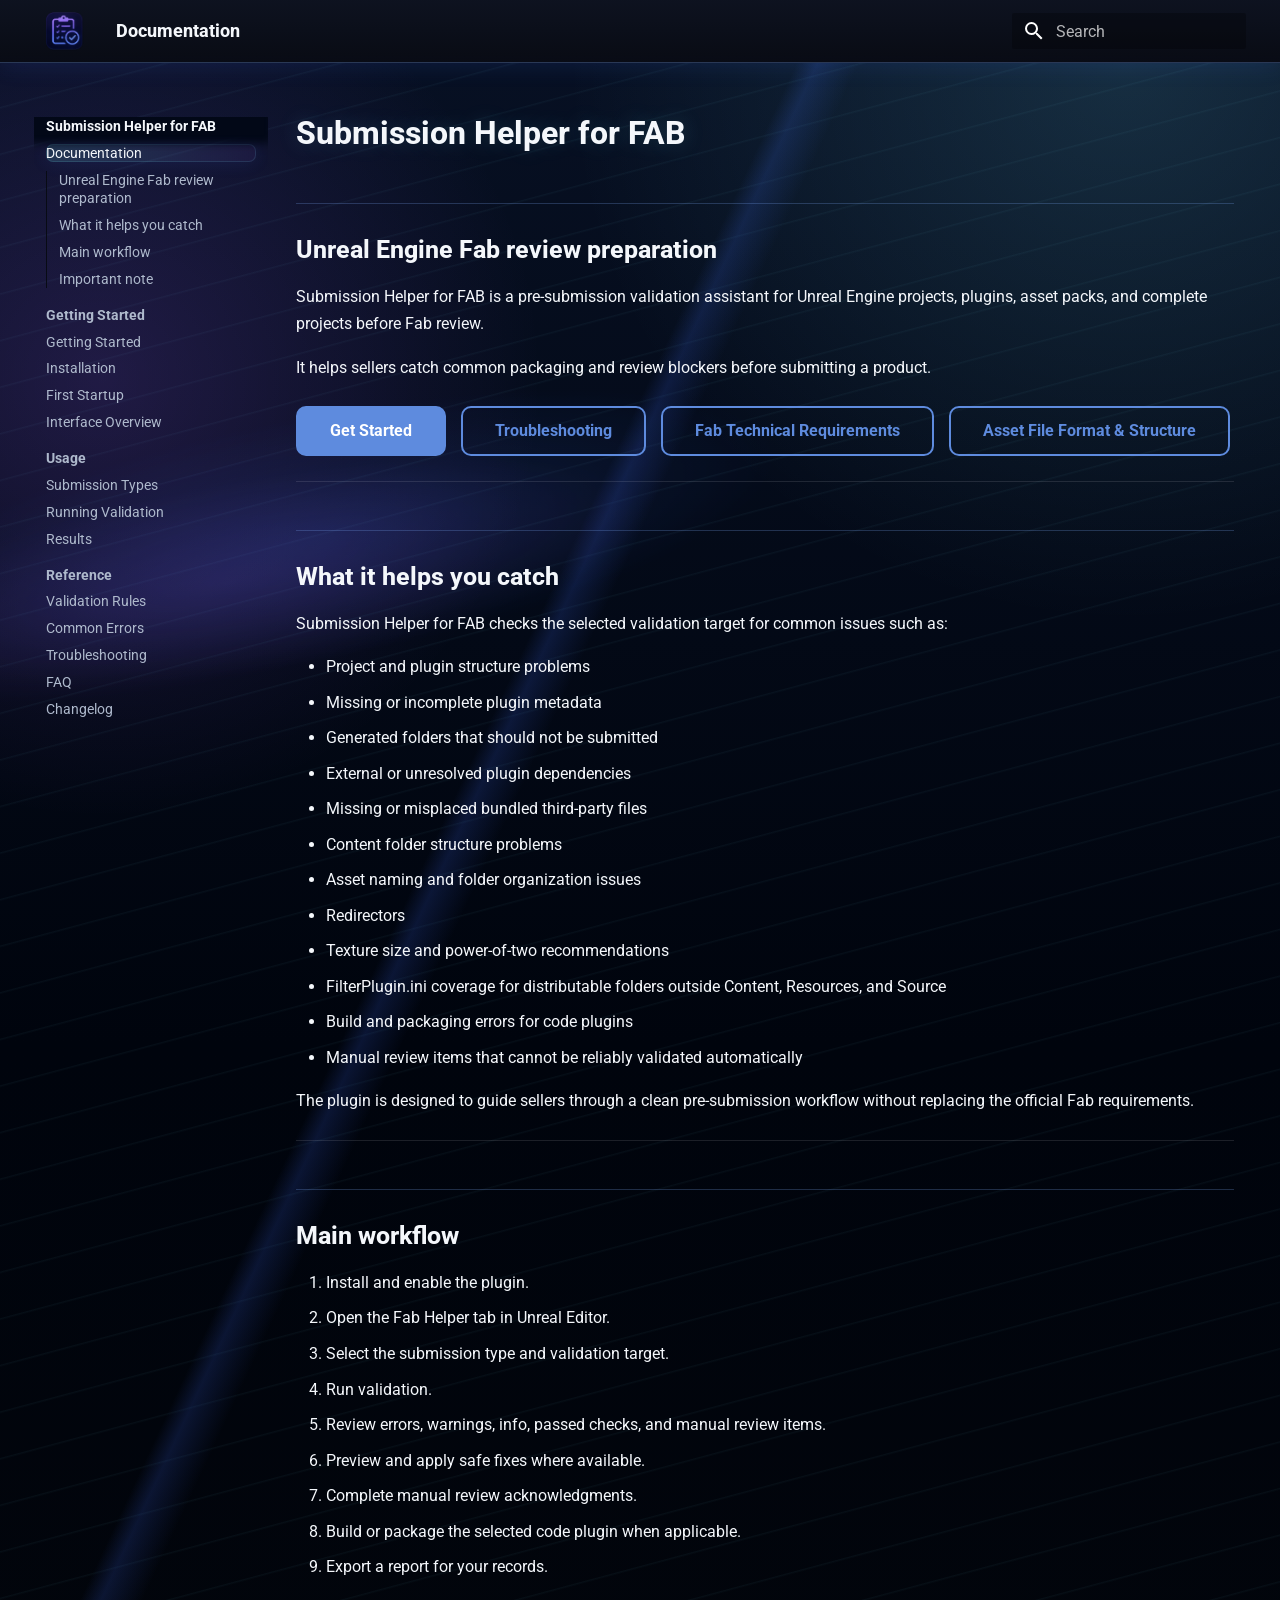
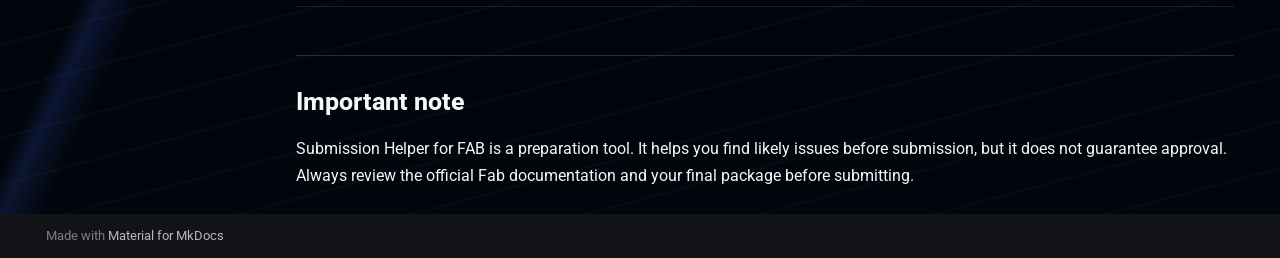
<file: site/index.html>
<!doctype html>
<html lang="en" class="no-js">
  <head>
    
      <meta charset="utf-8">
      <meta name="viewport" content="width=device-width,initial-scale=1">
      
        <meta name="description" content="Documentation for the Submission Helper for FAB Unreal Engine plugin.">
      
      
        <meta name="author" content="Dokazin">
      
      
        <link rel="canonical" href="https://dokazin.github.io/FabSubmissionHelperDoc/">
      
      
      
        <link rel="next" href="getting-started/">
      
      
        
      
      
      <link rel="icon" href="assets/images/Icon128.png">
      <meta name="generator" content="mkdocs-1.6.1, mkdocs-material-9.7.6">
    
    
      
        <title>Submission Helper for FAB</title>
      
    
    
      <link rel="stylesheet" href="assets/stylesheets/main.484c7ddc.min.css">
      
        
        <link rel="stylesheet" href="assets/stylesheets/palette.ab4e12ef.min.css">
      
      


    
    
      
    
    
      
        
        
        <link rel="preconnect" href="https://fonts.gstatic.com" crossorigin>
        <link rel="stylesheet" href="https://fonts.googleapis.com/css?family=Roboto:300,300i,400,400i,700,700i%7CRoboto+Mono:400,400i,700,700i&display=fallback">
        <style>:root{--md-text-font:"Roboto";--md-code-font:"Roboto Mono"}</style>
      
    
    
      <link rel="stylesheet" href="stylesheets/extra.css">
    
    <script>__md_scope=new URL(".",location),__md_hash=e=>[...e].reduce(((e,_)=>(e<<5)-e+_.charCodeAt(0)),0),__md_get=(e,_=localStorage,t=__md_scope)=>JSON.parse(_.getItem(t.pathname+"."+e)),__md_set=(e,_,t=localStorage,a=__md_scope)=>{try{t.setItem(a.pathname+"."+e,JSON.stringify(_))}catch(e){}}</script>
    
      

    
    
  </head>
  
  
    
    
    
    
    
    <body dir="ltr" data-md-color-scheme="slate" data-md-color-primary="black" data-md-color-accent="cyan">
  
    
    <input class="md-toggle" data-md-toggle="drawer" type="checkbox" id="__drawer" autocomplete="off">
    <input class="md-toggle" data-md-toggle="search" type="checkbox" id="__search" autocomplete="off">
    <label class="md-overlay" for="__drawer"></label>
    <div data-md-component="skip">
      
        
        <a href="#submission-helper-for-fab" class="md-skip">
          Skip to content
        </a>
      
    </div>
    <div data-md-component="announce">
      
    </div>
    
    
      

  

<header class="md-header md-header--shadow" data-md-component="header">
  <nav class="md-header__inner md-grid" aria-label="Header">
    <a href="." title="Submission Helper for FAB" class="md-header__button md-logo" aria-label="Submission Helper for FAB" data-md-component="logo">
      
  <img src="assets/images/Icon128.png" alt="logo">

    </a>
    <label class="md-header__button md-icon" for="__drawer">
      
      <svg xmlns="http://www.w3.org/2000/svg" viewBox="0 0 24 24"><path d="M3 6h18v2H3zm0 5h18v2H3zm0 5h18v2H3z"/></svg>
    </label>
    <div class="md-header__title" data-md-component="header-title">
      <div class="md-header__ellipsis">
        <div class="md-header__topic">
          <span class="md-ellipsis">
            Submission Helper for FAB
          </span>
        </div>
        <div class="md-header__topic" data-md-component="header-topic">
          <span class="md-ellipsis">
            
              Documentation
            
          </span>
        </div>
      </div>
    </div>
    
      
    
    
    
    
      
      
        <label class="md-header__button md-icon" for="__search">
          
          <svg xmlns="http://www.w3.org/2000/svg" viewBox="0 0 24 24"><path d="M9.5 3A6.5 6.5 0 0 1 16 9.5c0 1.61-.59 3.09-1.56 4.23l.27.27h.79l5 5-1.5 1.5-5-5v-.79l-.27-.27A6.52 6.52 0 0 1 9.5 16 6.5 6.5 0 0 1 3 9.5 6.5 6.5 0 0 1 9.5 3m0 2C7 5 5 7 5 9.5S7 14 9.5 14 14 12 14 9.5 12 5 9.5 5"/></svg>
        </label>
        <div class="md-search" data-md-component="search" role="dialog">
  <label class="md-search__overlay" for="__search"></label>
  <div class="md-search__inner" role="search">
    <form class="md-search__form" name="search">
      <input type="text" class="md-search__input" name="query" aria-label="Search" placeholder="Search" autocapitalize="off" autocorrect="off" autocomplete="off" spellcheck="false" data-md-component="search-query" required>
      <label class="md-search__icon md-icon" for="__search">
        
        <svg xmlns="http://www.w3.org/2000/svg" viewBox="0 0 24 24"><path d="M9.5 3A6.5 6.5 0 0 1 16 9.5c0 1.61-.59 3.09-1.56 4.23l.27.27h.79l5 5-1.5 1.5-5-5v-.79l-.27-.27A6.52 6.52 0 0 1 9.5 16 6.5 6.5 0 0 1 3 9.5 6.5 6.5 0 0 1 9.5 3m0 2C7 5 5 7 5 9.5S7 14 9.5 14 14 12 14 9.5 12 5 9.5 5"/></svg>
        
        <svg xmlns="http://www.w3.org/2000/svg" viewBox="0 0 24 24"><path d="M20 11v2H8l5.5 5.5-1.42 1.42L4.16 12l7.92-7.92L13.5 5.5 8 11z"/></svg>
      </label>
      <nav class="md-search__options" aria-label="Search">
        
          <a href="javascript:void(0)" class="md-search__icon md-icon" title="Share" aria-label="Share" data-clipboard data-clipboard-text="" data-md-component="search-share" tabindex="-1">
            
            <svg xmlns="http://www.w3.org/2000/svg" viewBox="0 0 24 24"><path d="M18 16.08c-.76 0-1.44.3-1.96.77L8.91 12.7c.05-.23.09-.46.09-.7s-.04-.47-.09-.7l7.05-4.11c.54.5 1.25.81 2.04.81a3 3 0 0 0 3-3 3 3 0 0 0-3-3 3 3 0 0 0-3 3c0 .24.04.47.09.7L8.04 9.81C7.5 9.31 6.79 9 6 9a3 3 0 0 0-3 3 3 3 0 0 0 3 3c.79 0 1.5-.31 2.04-.81l7.12 4.15c-.05.21-.08.43-.08.66 0 1.61 1.31 2.91 2.92 2.91s2.92-1.3 2.92-2.91A2.92 2.92 0 0 0 18 16.08"/></svg>
          </a>
        
        <button type="reset" class="md-search__icon md-icon" title="Clear" aria-label="Clear" tabindex="-1">
          
          <svg xmlns="http://www.w3.org/2000/svg" viewBox="0 0 24 24"><path d="M19 6.41 17.59 5 12 10.59 6.41 5 5 6.41 10.59 12 5 17.59 6.41 19 12 13.41 17.59 19 19 17.59 13.41 12z"/></svg>
        </button>
      </nav>
      
        <div class="md-search__suggest" data-md-component="search-suggest"></div>
      
    </form>
    <div class="md-search__output">
      <div class="md-search__scrollwrap" tabindex="0" data-md-scrollfix>
        <div class="md-search-result" data-md-component="search-result">
          <div class="md-search-result__meta">
            Initializing search
          </div>
          <ol class="md-search-result__list" role="presentation"></ol>
        </div>
      </div>
    </div>
  </div>
</div>
      
    
    
  </nav>
  
</header>
    
    <div class="md-container" data-md-component="container">
      
      
        
          
        
      
      <main class="md-main" data-md-component="main">
        <div class="md-main__inner md-grid">
          
            
              
              <div class="md-sidebar md-sidebar--primary" data-md-component="sidebar" data-md-type="navigation" >
                <div class="md-sidebar__scrollwrap">
                  <div class="md-sidebar__inner">
                    



  

<nav class="md-nav md-nav--primary md-nav--integrated" aria-label="Navigation" data-md-level="0">
  <label class="md-nav__title" for="__drawer">
    <a href="." title="Submission Helper for FAB" class="md-nav__button md-logo" aria-label="Submission Helper for FAB" data-md-component="logo">
      
  <img src="assets/images/Icon128.png" alt="logo">

    </a>
    Submission Helper for FAB
  </label>
  
  <ul class="md-nav__list" data-md-scrollfix>
    
      
      
  
  
    
  
  
  
    <li class="md-nav__item md-nav__item--active">
      
      <input class="md-nav__toggle md-toggle" type="checkbox" id="__toc">
      
      
        
      
      
        <label class="md-nav__link md-nav__link--active" for="__toc">
          
  
  
  <span class="md-ellipsis">
    
  
    Documentation
  

    
  </span>
  
  

          <span class="md-nav__icon md-icon"></span>
        </label>
      
      <a href="." class="md-nav__link md-nav__link--active">
        
  
  
  <span class="md-ellipsis">
    
  
    Documentation
  

    
  </span>
  
  

      </a>
      
        

  

<nav class="md-nav md-nav--secondary" aria-label="On this page">
  
  
  
    
  
  
    <label class="md-nav__title" for="__toc">
      <span class="md-nav__icon md-icon"></span>
      On this page
    </label>
    <ul class="md-nav__list" data-md-component="toc" data-md-scrollfix>
      
        <li class="md-nav__item">
  <a href="#unreal-engine-fab-review-preparation" class="md-nav__link">
    <span class="md-ellipsis">
      
        Unreal Engine Fab review preparation
      
    </span>
  </a>
  
</li>
      
        <li class="md-nav__item">
  <a href="#what-it-helps-you-catch" class="md-nav__link">
    <span class="md-ellipsis">
      
        What it helps you catch
      
    </span>
  </a>
  
</li>
      
        <li class="md-nav__item">
  <a href="#main-workflow" class="md-nav__link">
    <span class="md-ellipsis">
      
        Main workflow
      
    </span>
  </a>
  
</li>
      
        <li class="md-nav__item">
  <a href="#important-note" class="md-nav__link">
    <span class="md-ellipsis">
      
        Important note
      
    </span>
  </a>
  
</li>
      
    </ul>
  
</nav>
      
    </li>
  

    
      
      
  
  
  
  
    
    
    
    
      
        
        
      
    
    
    <li class="md-nav__item md-nav__item--section md-nav__item--nested">
      
        
        
          
        
        <input class="md-nav__toggle md-toggle md-toggle--indeterminate" type="checkbox" id="__nav_2" >
        
          
          <label class="md-nav__link" for="__nav_2" id="__nav_2_label" tabindex="">
            
  
  
  <span class="md-ellipsis">
    
  
    Getting Started
  

    
  </span>
  
  

            <span class="md-nav__icon md-icon"></span>
          </label>
        
        <nav class="md-nav" data-md-level="1" aria-labelledby="__nav_2_label" aria-expanded="false">
          <label class="md-nav__title" for="__nav_2">
            <span class="md-nav__icon md-icon"></span>
            
  
    Getting Started
  

          </label>
          <ul class="md-nav__list" data-md-scrollfix>
            
              
                
  
  
  
  
    <li class="md-nav__item">
      <a href="getting-started/" class="md-nav__link">
        
  
  
  <span class="md-ellipsis">
    
  
    Getting Started
  

    
  </span>
  
  

      </a>
    </li>
  

              
            
              
                
  
  
  
  
    <li class="md-nav__item">
      <a href="installation/" class="md-nav__link">
        
  
  
  <span class="md-ellipsis">
    
  
    Installation
  

    
  </span>
  
  

      </a>
    </li>
  

              
            
              
                
  
  
  
  
    <li class="md-nav__item">
      <a href="first-startup/" class="md-nav__link">
        
  
  
  <span class="md-ellipsis">
    
  
    First Startup
  

    
  </span>
  
  

      </a>
    </li>
  

              
            
              
                
  
  
  
  
    <li class="md-nav__item">
      <a href="interface-overview/" class="md-nav__link">
        
  
  
  <span class="md-ellipsis">
    
  
    Interface Overview
  

    
  </span>
  
  

      </a>
    </li>
  

              
            
          </ul>
        </nav>
      
    </li>
  

    
      
      
  
  
  
  
    
    
    
    
      
        
        
      
    
    
    <li class="md-nav__item md-nav__item--section md-nav__item--nested">
      
        
        
          
        
        <input class="md-nav__toggle md-toggle md-toggle--indeterminate" type="checkbox" id="__nav_3" >
        
          
          <label class="md-nav__link" for="__nav_3" id="__nav_3_label" tabindex="">
            
  
  
  <span class="md-ellipsis">
    
  
    Usage
  

    
  </span>
  
  

            <span class="md-nav__icon md-icon"></span>
          </label>
        
        <nav class="md-nav" data-md-level="1" aria-labelledby="__nav_3_label" aria-expanded="false">
          <label class="md-nav__title" for="__nav_3">
            <span class="md-nav__icon md-icon"></span>
            
  
    Usage
  

          </label>
          <ul class="md-nav__list" data-md-scrollfix>
            
              
                
  
  
  
  
    <li class="md-nav__item">
      <a href="submission-types/" class="md-nav__link">
        
  
  
  <span class="md-ellipsis">
    
  
    Submission Types
  

    
  </span>
  
  

      </a>
    </li>
  

              
            
              
                
  
  
  
  
    <li class="md-nav__item">
      <a href="running-validation/" class="md-nav__link">
        
  
  
  <span class="md-ellipsis">
    
  
    Running Validation
  

    
  </span>
  
  

      </a>
    </li>
  

              
            
              
                
  
  
  
  
    <li class="md-nav__item">
      <a href="results/" class="md-nav__link">
        
  
  
  <span class="md-ellipsis">
    
  
    Results
  

    
  </span>
  
  

      </a>
    </li>
  

              
            
          </ul>
        </nav>
      
    </li>
  

    
      
      
  
  
  
  
    
    
    
    
      
        
        
      
    
    
    <li class="md-nav__item md-nav__item--section md-nav__item--nested">
      
        
        
          
        
        <input class="md-nav__toggle md-toggle md-toggle--indeterminate" type="checkbox" id="__nav_4" >
        
          
          <label class="md-nav__link" for="__nav_4" id="__nav_4_label" tabindex="">
            
  
  
  <span class="md-ellipsis">
    
  
    Reference
  

    
  </span>
  
  

            <span class="md-nav__icon md-icon"></span>
          </label>
        
        <nav class="md-nav" data-md-level="1" aria-labelledby="__nav_4_label" aria-expanded="false">
          <label class="md-nav__title" for="__nav_4">
            <span class="md-nav__icon md-icon"></span>
            
  
    Reference
  

          </label>
          <ul class="md-nav__list" data-md-scrollfix>
            
              
                
  
  
  
  
    <li class="md-nav__item">
      <a href="validation-rules/" class="md-nav__link">
        
  
  
  <span class="md-ellipsis">
    
  
    Validation Rules
  

    
  </span>
  
  

      </a>
    </li>
  

              
            
              
                
  
  
  
  
    <li class="md-nav__item">
      <a href="common-errors/" class="md-nav__link">
        
  
  
  <span class="md-ellipsis">
    
  
    Common Errors
  

    
  </span>
  
  

      </a>
    </li>
  

              
            
              
                
  
  
  
  
    <li class="md-nav__item">
      <a href="troubleshooting/" class="md-nav__link">
        
  
  
  <span class="md-ellipsis">
    
  
    Troubleshooting
  

    
  </span>
  
  

      </a>
    </li>
  

              
            
              
                
  
  
  
  
    <li class="md-nav__item">
      <a href="faq/" class="md-nav__link">
        
  
  
  <span class="md-ellipsis">
    
  
    FAQ
  

    
  </span>
  
  

      </a>
    </li>
  

              
            
              
                
  
  
  
  
    <li class="md-nav__item">
      <a href="changelog/" class="md-nav__link">
        
  
  
  <span class="md-ellipsis">
    
  
    Changelog
  

    
  </span>
  
  

      </a>
    </li>
  

              
            
          </ul>
        </nav>
      
    </li>
  

    
  </ul>
</nav>
                  </div>
                </div>
              </div>
            
            
          
          
            <div class="md-content" data-md-component="content">
              
              <article class="md-content__inner md-typeset">
                
                  



<h1 id="submission-helper-for-fab">Submission Helper for FAB<a class="headerlink" href="#submission-helper-for-fab" title="Permanent link">&para;</a></h1>
<h2 id="unreal-engine-fab-review-preparation">Unreal Engine Fab review preparation<a class="headerlink" href="#unreal-engine-fab-review-preparation" title="Permanent link">&para;</a></h2>
<p>Submission Helper for FAB is a pre-submission validation assistant for Unreal Engine projects, plugins, asset packs, and complete projects before Fab review.</p>
<p>It helps sellers catch common packaging and review blockers before submitting a product.</p>
<div class="hero-actions">
<a href="getting-started/" class="md-button md-button--primary">Get Started</a>
<a href="troubleshooting/" class="md-button">Troubleshooting</a>
<a href="https://support.fab.com/s/article/FAB-TECHNICAL-REQUIREMENTS?language=en_US" class="md-button" target="_blank" rel="noopener">Fab Technical Requirements</a>
<a href="https://dev.epicgames.com/documentation/fab/asset-file-format-and-structure-requirements-in-fab" class="md-button" target="_blank" rel="noopener">Asset File Format & Structure</a>
</div>

<hr />
<h2 id="what-it-helps-you-catch">What it helps you catch<a class="headerlink" href="#what-it-helps-you-catch" title="Permanent link">&para;</a></h2>
<p>Submission Helper for FAB checks the selected validation target for common issues such as:</p>
<ul>
<li>Project and plugin structure problems</li>
<li>Missing or incomplete plugin metadata</li>
<li>Generated folders that should not be submitted</li>
<li>External or unresolved plugin dependencies</li>
<li>Missing or misplaced bundled third-party files</li>
<li>Content folder structure problems</li>
<li>Asset naming and folder organization issues</li>
<li>Redirectors</li>
<li>Texture size and power-of-two recommendations</li>
<li>FilterPlugin.ini coverage for distributable folders outside Content, Resources, and Source</li>
<li>Build and packaging errors for code plugins</li>
<li>Manual review items that cannot be reliably validated automatically</li>
</ul>
<p>The plugin is designed to guide sellers through a clean pre-submission workflow without replacing the official Fab requirements.</p>
<hr />
<h2 id="main-workflow">Main workflow<a class="headerlink" href="#main-workflow" title="Permanent link">&para;</a></h2>
<ol>
<li>Install and enable the plugin.</li>
<li>Open the Fab Helper tab in Unreal Editor.</li>
<li>Select the submission type and validation target.</li>
<li>Run validation.</li>
<li>Review errors, warnings, info, passed checks, and manual review items.</li>
<li>Preview and apply safe fixes where available.</li>
<li>Complete manual review acknowledgments.</li>
<li>Build or package the selected code plugin when applicable.</li>
<li>Export a report for your records.</li>
</ol>
<hr />
<h2 id="important-note">Important note<a class="headerlink" href="#important-note" title="Permanent link">&para;</a></h2>
<p>Submission Helper for FAB is a preparation tool. It helps you find likely issues before submission, but it does not guarantee approval. Always review the official Fab documentation and your final package before submitting.</p>












                
              </article>
            </div>
          
          
  <script>var tabs=__md_get("__tabs");if(Array.isArray(tabs))e:for(var set of document.querySelectorAll(".tabbed-set")){var labels=set.querySelector(".tabbed-labels");for(var tab of tabs)for(var label of labels.getElementsByTagName("label"))if(label.innerText.trim()===tab){var input=document.getElementById(label.htmlFor);input.checked=!0;continue e}}</script>

<script>var target=document.getElementById(location.hash.slice(1));target&&target.name&&(target.checked=target.name.startsWith("__tabbed_"))</script>
        </div>
        
          <button type="button" class="md-top md-icon" data-md-component="top" hidden>
  
  <svg xmlns="http://www.w3.org/2000/svg" viewBox="0 0 24 24"><path d="M13 20h-2V8l-5.5 5.5-1.42-1.42L12 4.16l7.92 7.92-1.42 1.42L13 8z"/></svg>
  Back to top
</button>
        
      </main>
      
        <footer class="md-footer">
  
  <div class="md-footer-meta md-typeset">
    <div class="md-footer-meta__inner md-grid">
      <div class="md-copyright">
  
  
    Made with
    <a href="https://squidfunk.github.io/mkdocs-material/" target="_blank" rel="noopener">
      Material for MkDocs
    </a>
  
</div>
      
    </div>
  </div>
</footer>
      
    </div>
    <div class="md-dialog" data-md-component="dialog">
      <div class="md-dialog__inner md-typeset"></div>
    </div>
    
    
    
      
      
      <script id="__config" type="application/json">{"annotate": null, "base": ".", "features": ["navigation.sections", "navigation.expand", "navigation.top", "navigation.tracking", "toc.follow", "toc.integrate", "search.suggest", "search.highlight", "search.share", "content.code.copy", "content.code.select", "content.tabs.link"], "search": "assets/javascripts/workers/search.2c215733.min.js", "tags": null, "translations": {"clipboard.copied": "Copied to clipboard", "clipboard.copy": "Copy to clipboard", "search.result.more.one": "1 more on this page", "search.result.more.other": "# more on this page", "search.result.none": "No matching documents", "search.result.one": "1 matching document", "search.result.other": "# matching documents", "search.result.placeholder": "Type to start searching", "search.result.term.missing": "Missing", "select.version": "Select version"}, "version": null}</script>
    
    
      <script src="assets/javascripts/bundle.79ae519e.min.js"></script>
      
        <script src="javascripts/nav-active.js"></script>
      
    
  </body>
</html>
</file>
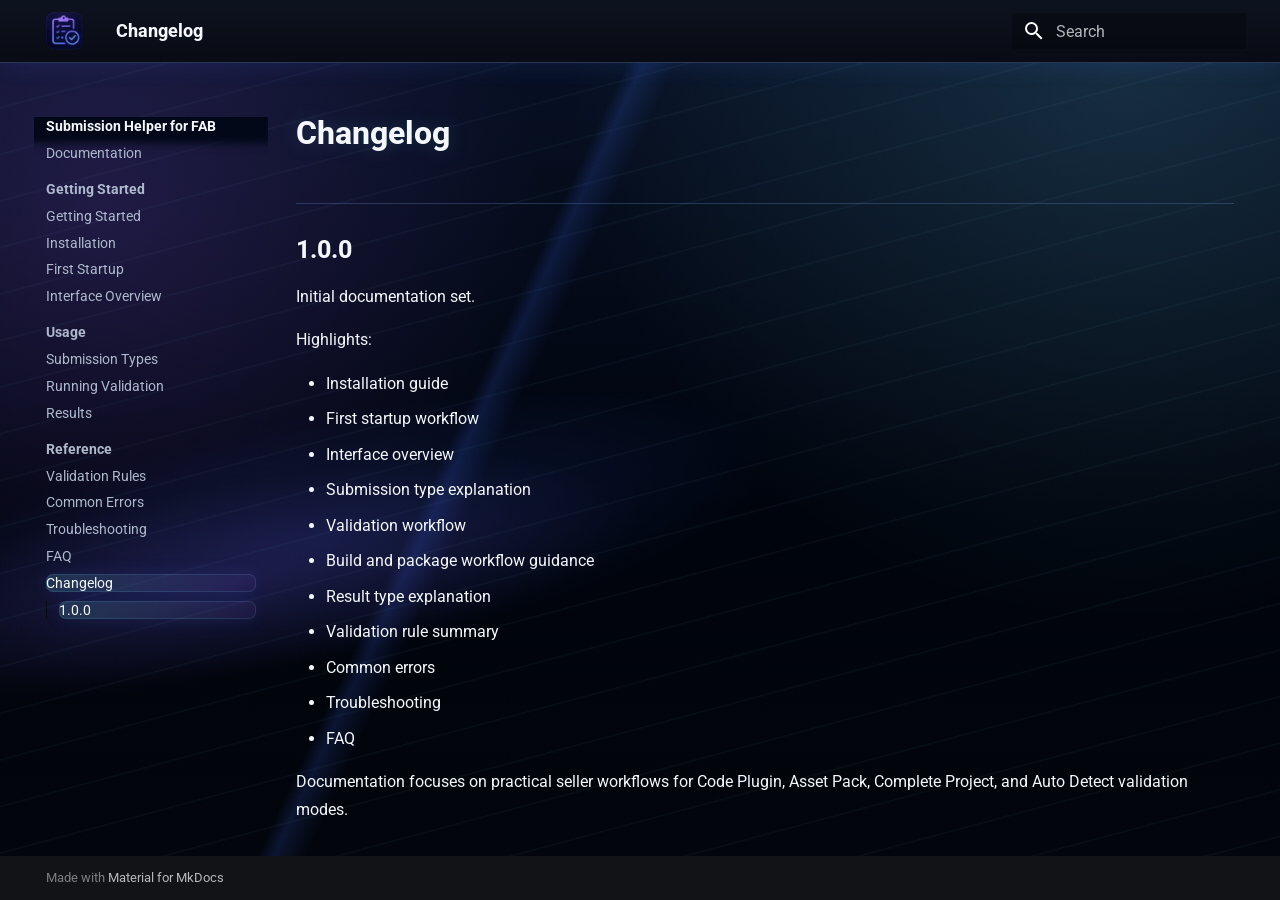
<file: site/changelog/index.html>
<!doctype html>
<html lang="en" class="no-js">
  <head>
    
      <meta charset="utf-8">
      <meta name="viewport" content="width=device-width,initial-scale=1">
      
        <meta name="description" content="Documentation for the Submission Helper for FAB Unreal Engine plugin.">
      
      
        <meta name="author" content="Dokazin">
      
      
        <link rel="canonical" href="https://dokazin.github.io/FabSubmissionHelperDoc/changelog/">
      
      
        <link rel="prev" href="../faq/">
      
      
      
        
      
      
      <link rel="icon" href="../assets/images/Icon128.png">
      <meta name="generator" content="mkdocs-1.6.1, mkdocs-material-9.7.6">
    
    
      
        <title>Changelog - Submission Helper for FAB</title>
      
    
    
      <link rel="stylesheet" href="../assets/stylesheets/main.484c7ddc.min.css">
      
        
        <link rel="stylesheet" href="../assets/stylesheets/palette.ab4e12ef.min.css">
      
      


    
    
      
    
    
      
        
        
        <link rel="preconnect" href="https://fonts.gstatic.com" crossorigin>
        <link rel="stylesheet" href="https://fonts.googleapis.com/css?family=Roboto:300,300i,400,400i,700,700i%7CRoboto+Mono:400,400i,700,700i&display=fallback">
        <style>:root{--md-text-font:"Roboto";--md-code-font:"Roboto Mono"}</style>
      
    
    
      <link rel="stylesheet" href="../stylesheets/extra.css">
    
    <script>__md_scope=new URL("..",location),__md_hash=e=>[...e].reduce(((e,_)=>(e<<5)-e+_.charCodeAt(0)),0),__md_get=(e,_=localStorage,t=__md_scope)=>JSON.parse(_.getItem(t.pathname+"."+e)),__md_set=(e,_,t=localStorage,a=__md_scope)=>{try{t.setItem(a.pathname+"."+e,JSON.stringify(_))}catch(e){}}</script>
    
      

    
    
  </head>
  
  
    
    
    
    
    
    <body dir="ltr" data-md-color-scheme="slate" data-md-color-primary="black" data-md-color-accent="cyan">
  
    
    <input class="md-toggle" data-md-toggle="drawer" type="checkbox" id="__drawer" autocomplete="off">
    <input class="md-toggle" data-md-toggle="search" type="checkbox" id="__search" autocomplete="off">
    <label class="md-overlay" for="__drawer"></label>
    <div data-md-component="skip">
      
        
        <a href="#changelog" class="md-skip">
          Skip to content
        </a>
      
    </div>
    <div data-md-component="announce">
      
    </div>
    
    
      

  

<header class="md-header md-header--shadow" data-md-component="header">
  <nav class="md-header__inner md-grid" aria-label="Header">
    <a href=".." title="Submission Helper for FAB" class="md-header__button md-logo" aria-label="Submission Helper for FAB" data-md-component="logo">
      
  <img src="../assets/images/Icon128.png" alt="logo">

    </a>
    <label class="md-header__button md-icon" for="__drawer">
      
      <svg xmlns="http://www.w3.org/2000/svg" viewBox="0 0 24 24"><path d="M3 6h18v2H3zm0 5h18v2H3zm0 5h18v2H3z"/></svg>
    </label>
    <div class="md-header__title" data-md-component="header-title">
      <div class="md-header__ellipsis">
        <div class="md-header__topic">
          <span class="md-ellipsis">
            Submission Helper for FAB
          </span>
        </div>
        <div class="md-header__topic" data-md-component="header-topic">
          <span class="md-ellipsis">
            
              Changelog
            
          </span>
        </div>
      </div>
    </div>
    
      
    
    
    
    
      
      
        <label class="md-header__button md-icon" for="__search">
          
          <svg xmlns="http://www.w3.org/2000/svg" viewBox="0 0 24 24"><path d="M9.5 3A6.5 6.5 0 0 1 16 9.5c0 1.61-.59 3.09-1.56 4.23l.27.27h.79l5 5-1.5 1.5-5-5v-.79l-.27-.27A6.52 6.52 0 0 1 9.5 16 6.5 6.5 0 0 1 3 9.5 6.5 6.5 0 0 1 9.5 3m0 2C7 5 5 7 5 9.5S7 14 9.5 14 14 12 14 9.5 12 5 9.5 5"/></svg>
        </label>
        <div class="md-search" data-md-component="search" role="dialog">
  <label class="md-search__overlay" for="__search"></label>
  <div class="md-search__inner" role="search">
    <form class="md-search__form" name="search">
      <input type="text" class="md-search__input" name="query" aria-label="Search" placeholder="Search" autocapitalize="off" autocorrect="off" autocomplete="off" spellcheck="false" data-md-component="search-query" required>
      <label class="md-search__icon md-icon" for="__search">
        
        <svg xmlns="http://www.w3.org/2000/svg" viewBox="0 0 24 24"><path d="M9.5 3A6.5 6.5 0 0 1 16 9.5c0 1.61-.59 3.09-1.56 4.23l.27.27h.79l5 5-1.5 1.5-5-5v-.79l-.27-.27A6.52 6.52 0 0 1 9.5 16 6.5 6.5 0 0 1 3 9.5 6.5 6.5 0 0 1 9.5 3m0 2C7 5 5 7 5 9.5S7 14 9.5 14 14 12 14 9.5 12 5 9.5 5"/></svg>
        
        <svg xmlns="http://www.w3.org/2000/svg" viewBox="0 0 24 24"><path d="M20 11v2H8l5.5 5.5-1.42 1.42L4.16 12l7.92-7.92L13.5 5.5 8 11z"/></svg>
      </label>
      <nav class="md-search__options" aria-label="Search">
        
          <a href="javascript:void(0)" class="md-search__icon md-icon" title="Share" aria-label="Share" data-clipboard data-clipboard-text="" data-md-component="search-share" tabindex="-1">
            
            <svg xmlns="http://www.w3.org/2000/svg" viewBox="0 0 24 24"><path d="M18 16.08c-.76 0-1.44.3-1.96.77L8.91 12.7c.05-.23.09-.46.09-.7s-.04-.47-.09-.7l7.05-4.11c.54.5 1.25.81 2.04.81a3 3 0 0 0 3-3 3 3 0 0 0-3-3 3 3 0 0 0-3 3c0 .24.04.47.09.7L8.04 9.81C7.5 9.31 6.79 9 6 9a3 3 0 0 0-3 3 3 3 0 0 0 3 3c.79 0 1.5-.31 2.04-.81l7.12 4.15c-.05.21-.08.43-.08.66 0 1.61 1.31 2.91 2.92 2.91s2.92-1.3 2.92-2.91A2.92 2.92 0 0 0 18 16.08"/></svg>
          </a>
        
        <button type="reset" class="md-search__icon md-icon" title="Clear" aria-label="Clear" tabindex="-1">
          
          <svg xmlns="http://www.w3.org/2000/svg" viewBox="0 0 24 24"><path d="M19 6.41 17.59 5 12 10.59 6.41 5 5 6.41 10.59 12 5 17.59 6.41 19 12 13.41 17.59 19 19 17.59 13.41 12z"/></svg>
        </button>
      </nav>
      
        <div class="md-search__suggest" data-md-component="search-suggest"></div>
      
    </form>
    <div class="md-search__output">
      <div class="md-search__scrollwrap" tabindex="0" data-md-scrollfix>
        <div class="md-search-result" data-md-component="search-result">
          <div class="md-search-result__meta">
            Initializing search
          </div>
          <ol class="md-search-result__list" role="presentation"></ol>
        </div>
      </div>
    </div>
  </div>
</div>
      
    
    
  </nav>
  
</header>
    
    <div class="md-container" data-md-component="container">
      
      
        
          
        
      
      <main class="md-main" data-md-component="main">
        <div class="md-main__inner md-grid">
          
            
              
              <div class="md-sidebar md-sidebar--primary" data-md-component="sidebar" data-md-type="navigation" >
                <div class="md-sidebar__scrollwrap">
                  <div class="md-sidebar__inner">
                    



  

<nav class="md-nav md-nav--primary md-nav--integrated" aria-label="Navigation" data-md-level="0">
  <label class="md-nav__title" for="__drawer">
    <a href=".." title="Submission Helper for FAB" class="md-nav__button md-logo" aria-label="Submission Helper for FAB" data-md-component="logo">
      
  <img src="../assets/images/Icon128.png" alt="logo">

    </a>
    Submission Helper for FAB
  </label>
  
  <ul class="md-nav__list" data-md-scrollfix>
    
      
      
  
  
  
  
    <li class="md-nav__item">
      <a href=".." class="md-nav__link">
        
  
  
  <span class="md-ellipsis">
    
  
    Documentation
  

    
  </span>
  
  

      </a>
    </li>
  

    
      
      
  
  
  
  
    
    
    
    
      
        
        
      
    
    
    <li class="md-nav__item md-nav__item--section md-nav__item--nested">
      
        
        
          
        
        <input class="md-nav__toggle md-toggle md-toggle--indeterminate" type="checkbox" id="__nav_2" >
        
          
          <label class="md-nav__link" for="__nav_2" id="__nav_2_label" tabindex="">
            
  
  
  <span class="md-ellipsis">
    
  
    Getting Started
  

    
  </span>
  
  

            <span class="md-nav__icon md-icon"></span>
          </label>
        
        <nav class="md-nav" data-md-level="1" aria-labelledby="__nav_2_label" aria-expanded="false">
          <label class="md-nav__title" for="__nav_2">
            <span class="md-nav__icon md-icon"></span>
            
  
    Getting Started
  

          </label>
          <ul class="md-nav__list" data-md-scrollfix>
            
              
                
  
  
  
  
    <li class="md-nav__item">
      <a href="../getting-started/" class="md-nav__link">
        
  
  
  <span class="md-ellipsis">
    
  
    Getting Started
  

    
  </span>
  
  

      </a>
    </li>
  

              
            
              
                
  
  
  
  
    <li class="md-nav__item">
      <a href="../installation/" class="md-nav__link">
        
  
  
  <span class="md-ellipsis">
    
  
    Installation
  

    
  </span>
  
  

      </a>
    </li>
  

              
            
              
                
  
  
  
  
    <li class="md-nav__item">
      <a href="../first-startup/" class="md-nav__link">
        
  
  
  <span class="md-ellipsis">
    
  
    First Startup
  

    
  </span>
  
  

      </a>
    </li>
  

              
            
              
                
  
  
  
  
    <li class="md-nav__item">
      <a href="../interface-overview/" class="md-nav__link">
        
  
  
  <span class="md-ellipsis">
    
  
    Interface Overview
  

    
  </span>
  
  

      </a>
    </li>
  

              
            
          </ul>
        </nav>
      
    </li>
  

    
      
      
  
  
  
  
    
    
    
    
      
        
        
      
    
    
    <li class="md-nav__item md-nav__item--section md-nav__item--nested">
      
        
        
          
        
        <input class="md-nav__toggle md-toggle md-toggle--indeterminate" type="checkbox" id="__nav_3" >
        
          
          <label class="md-nav__link" for="__nav_3" id="__nav_3_label" tabindex="">
            
  
  
  <span class="md-ellipsis">
    
  
    Usage
  

    
  </span>
  
  

            <span class="md-nav__icon md-icon"></span>
          </label>
        
        <nav class="md-nav" data-md-level="1" aria-labelledby="__nav_3_label" aria-expanded="false">
          <label class="md-nav__title" for="__nav_3">
            <span class="md-nav__icon md-icon"></span>
            
  
    Usage
  

          </label>
          <ul class="md-nav__list" data-md-scrollfix>
            
              
                
  
  
  
  
    <li class="md-nav__item">
      <a href="../submission-types/" class="md-nav__link">
        
  
  
  <span class="md-ellipsis">
    
  
    Submission Types
  

    
  </span>
  
  

      </a>
    </li>
  

              
            
              
                
  
  
  
  
    <li class="md-nav__item">
      <a href="../running-validation/" class="md-nav__link">
        
  
  
  <span class="md-ellipsis">
    
  
    Running Validation
  

    
  </span>
  
  

      </a>
    </li>
  

              
            
              
                
  
  
  
  
    <li class="md-nav__item">
      <a href="../results/" class="md-nav__link">
        
  
  
  <span class="md-ellipsis">
    
  
    Results
  

    
  </span>
  
  

      </a>
    </li>
  

              
            
          </ul>
        </nav>
      
    </li>
  

    
      
      
  
  
    
  
  
  
    
    
    
    
      
        
        
      
    
    
    <li class="md-nav__item md-nav__item--active md-nav__item--section md-nav__item--nested">
      
        
        
        <input class="md-nav__toggle md-toggle " type="checkbox" id="__nav_4" checked>
        
          
          <label class="md-nav__link" for="__nav_4" id="__nav_4_label" tabindex="">
            
  
  
  <span class="md-ellipsis">
    
  
    Reference
  

    
  </span>
  
  

            <span class="md-nav__icon md-icon"></span>
          </label>
        
        <nav class="md-nav" data-md-level="1" aria-labelledby="__nav_4_label" aria-expanded="true">
          <label class="md-nav__title" for="__nav_4">
            <span class="md-nav__icon md-icon"></span>
            
  
    Reference
  

          </label>
          <ul class="md-nav__list" data-md-scrollfix>
            
              
                
  
  
  
  
    <li class="md-nav__item">
      <a href="../validation-rules/" class="md-nav__link">
        
  
  
  <span class="md-ellipsis">
    
  
    Validation Rules
  

    
  </span>
  
  

      </a>
    </li>
  

              
            
              
                
  
  
  
  
    <li class="md-nav__item">
      <a href="../common-errors/" class="md-nav__link">
        
  
  
  <span class="md-ellipsis">
    
  
    Common Errors
  

    
  </span>
  
  

      </a>
    </li>
  

              
            
              
                
  
  
  
  
    <li class="md-nav__item">
      <a href="../troubleshooting/" class="md-nav__link">
        
  
  
  <span class="md-ellipsis">
    
  
    Troubleshooting
  

    
  </span>
  
  

      </a>
    </li>
  

              
            
              
                
  
  
  
  
    <li class="md-nav__item">
      <a href="../faq/" class="md-nav__link">
        
  
  
  <span class="md-ellipsis">
    
  
    FAQ
  

    
  </span>
  
  

      </a>
    </li>
  

              
            
              
                
  
  
    
  
  
  
    <li class="md-nav__item md-nav__item--active">
      
      <input class="md-nav__toggle md-toggle" type="checkbox" id="__toc">
      
      
        
      
      
        <label class="md-nav__link md-nav__link--active" for="__toc">
          
  
  
  <span class="md-ellipsis">
    
  
    Changelog
  

    
  </span>
  
  

          <span class="md-nav__icon md-icon"></span>
        </label>
      
      <a href="./" class="md-nav__link md-nav__link--active">
        
  
  
  <span class="md-ellipsis">
    
  
    Changelog
  

    
  </span>
  
  

      </a>
      
        

  

<nav class="md-nav md-nav--secondary" aria-label="On this page">
  
  
  
    
  
  
    <label class="md-nav__title" for="__toc">
      <span class="md-nav__icon md-icon"></span>
      On this page
    </label>
    <ul class="md-nav__list" data-md-component="toc" data-md-scrollfix>
      
        <li class="md-nav__item">
  <a href="#100" class="md-nav__link">
    <span class="md-ellipsis">
      
        1.0.0
      
    </span>
  </a>
  
</li>
      
    </ul>
  
</nav>
      
    </li>
  

              
            
          </ul>
        </nav>
      
    </li>
  

    
  </ul>
</nav>
                  </div>
                </div>
              </div>
            
            
          
          
            <div class="md-content" data-md-component="content">
              
              <article class="md-content__inner md-typeset">
                
                  



<h1 id="changelog">Changelog<a class="headerlink" href="#changelog" title="Permanent link">&para;</a></h1>
<h2 id="100">1.0.0<a class="headerlink" href="#100" title="Permanent link">&para;</a></h2>
<p>Initial documentation set.</p>
<p>Highlights:</p>
<ul>
<li>Installation guide</li>
<li>First startup workflow</li>
<li>Interface overview</li>
<li>Submission type explanation</li>
<li>Validation workflow</li>
<li>Build and package workflow guidance</li>
<li>Result type explanation</li>
<li>Validation rule summary</li>
<li>Common errors</li>
<li>Troubleshooting</li>
<li>FAQ</li>
</ul>
<p>Documentation focuses on practical seller workflows for Code Plugin, Asset Pack, Complete Project, and Auto Detect validation modes.</p>












                
              </article>
            </div>
          
          
  <script>var tabs=__md_get("__tabs");if(Array.isArray(tabs))e:for(var set of document.querySelectorAll(".tabbed-set")){var labels=set.querySelector(".tabbed-labels");for(var tab of tabs)for(var label of labels.getElementsByTagName("label"))if(label.innerText.trim()===tab){var input=document.getElementById(label.htmlFor);input.checked=!0;continue e}}</script>

<script>var target=document.getElementById(location.hash.slice(1));target&&target.name&&(target.checked=target.name.startsWith("__tabbed_"))</script>
        </div>
        
          <button type="button" class="md-top md-icon" data-md-component="top" hidden>
  
  <svg xmlns="http://www.w3.org/2000/svg" viewBox="0 0 24 24"><path d="M13 20h-2V8l-5.5 5.5-1.42-1.42L12 4.16l7.92 7.92-1.42 1.42L13 8z"/></svg>
  Back to top
</button>
        
      </main>
      
        <footer class="md-footer">
  
  <div class="md-footer-meta md-typeset">
    <div class="md-footer-meta__inner md-grid">
      <div class="md-copyright">
  
  
    Made with
    <a href="https://squidfunk.github.io/mkdocs-material/" target="_blank" rel="noopener">
      Material for MkDocs
    </a>
  
</div>
      
    </div>
  </div>
</footer>
      
    </div>
    <div class="md-dialog" data-md-component="dialog">
      <div class="md-dialog__inner md-typeset"></div>
    </div>
    
    
    
      
      
      <script id="__config" type="application/json">{"annotate": null, "base": "..", "features": ["navigation.sections", "navigation.expand", "navigation.top", "navigation.tracking", "toc.follow", "toc.integrate", "search.suggest", "search.highlight", "search.share", "content.code.copy", "content.code.select", "content.tabs.link"], "search": "../assets/javascripts/workers/search.2c215733.min.js", "tags": null, "translations": {"clipboard.copied": "Copied to clipboard", "clipboard.copy": "Copy to clipboard", "search.result.more.one": "1 more on this page", "search.result.more.other": "# more on this page", "search.result.none": "No matching documents", "search.result.one": "1 matching document", "search.result.other": "# matching documents", "search.result.placeholder": "Type to start searching", "search.result.term.missing": "Missing", "select.version": "Select version"}, "version": null}</script>
    
    
      <script src="../assets/javascripts/bundle.79ae519e.min.js"></script>
      
        <script src="../javascripts/nav-active.js"></script>
      
    
  </body>
</html>
</file>
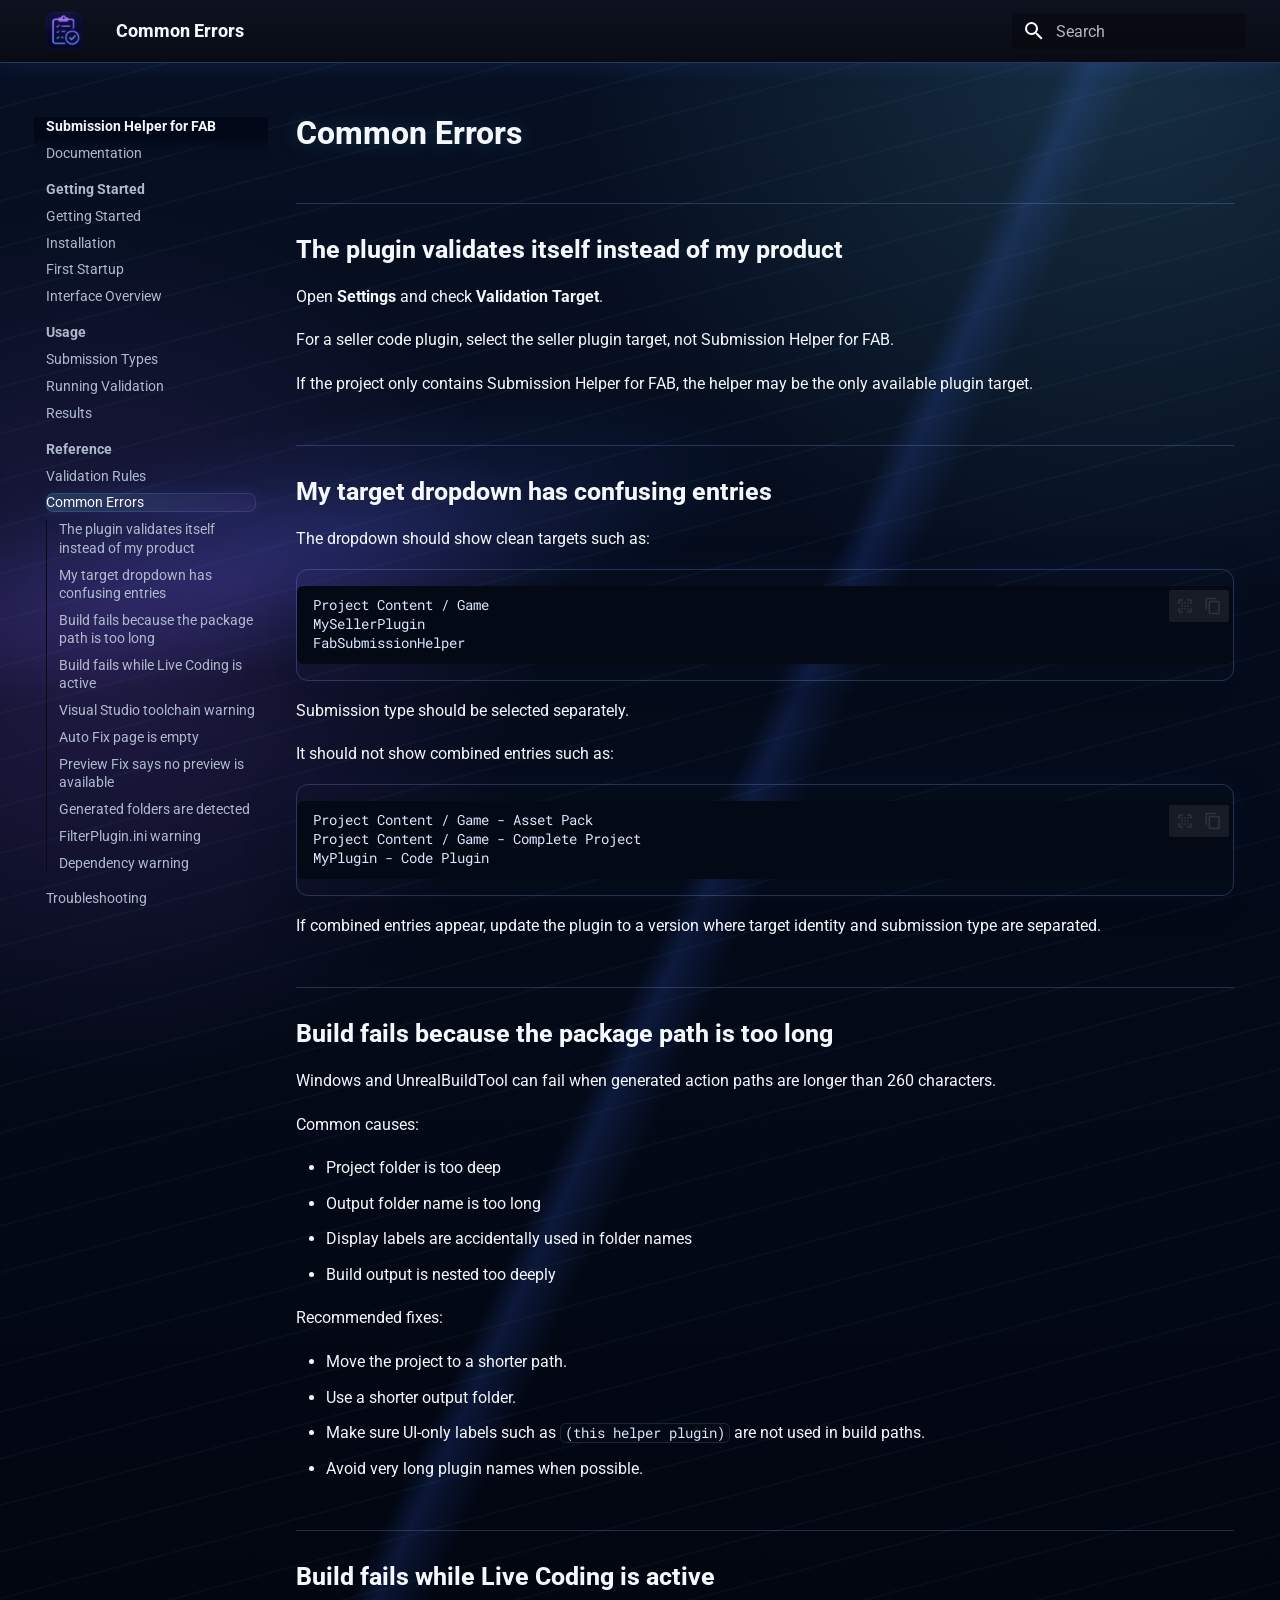
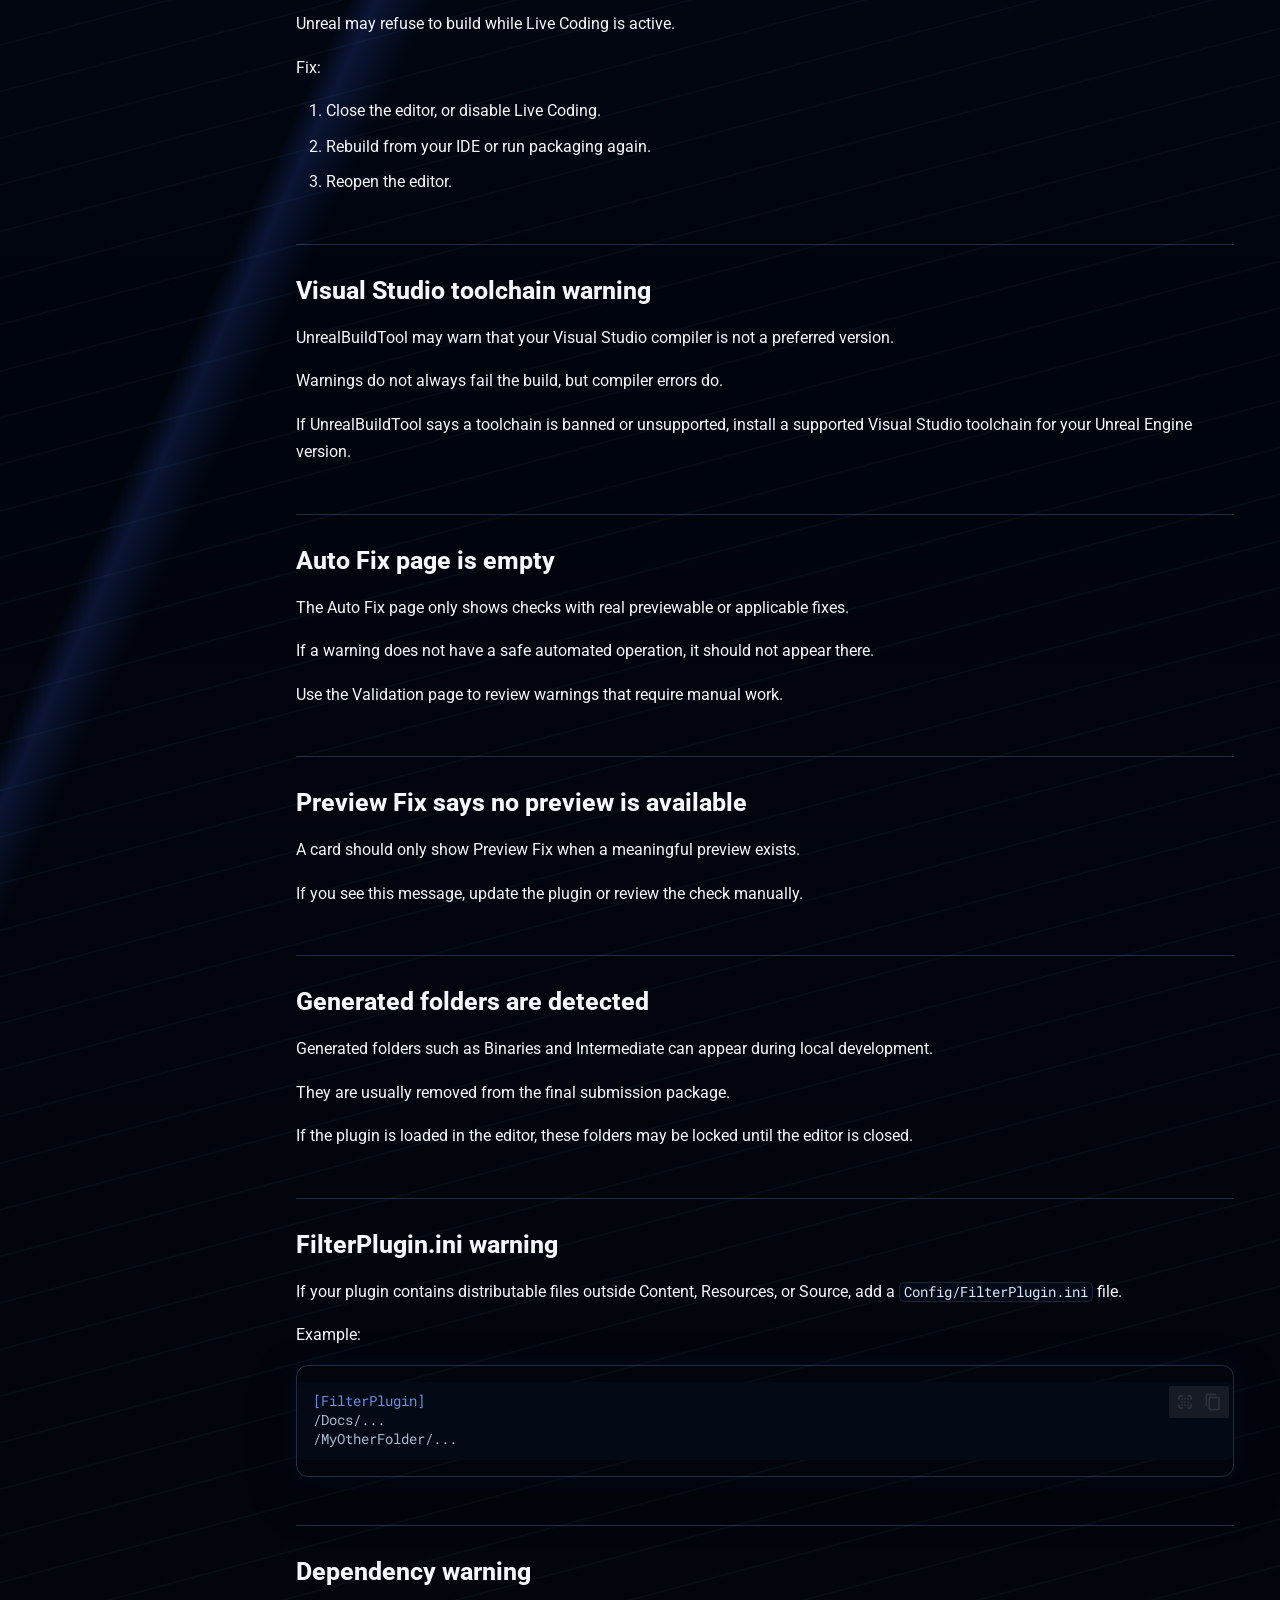
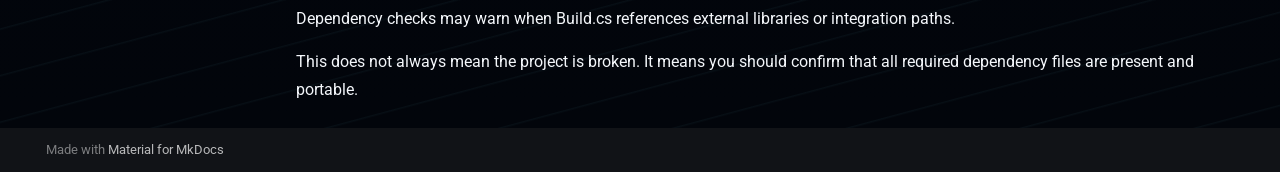
<file: site/common-errors/index.html>
<!doctype html>
<html lang="en" class="no-js">
  <head>
    
      <meta charset="utf-8">
      <meta name="viewport" content="width=device-width,initial-scale=1">
      
        <meta name="description" content="Documentation for the Submission Helper for FAB Unreal Engine plugin.">
      
      
        <meta name="author" content="Dokazin">
      
      
        <link rel="canonical" href="https://dokazin.github.io/FabSubmissionHelperDoc/common-errors/">
      
      
        <link rel="prev" href="../validation-rules/">
      
      
        <link rel="next" href="../troubleshooting/">
      
      
        
      
      
      <link rel="icon" href="../assets/images/Icon128.png">
      <meta name="generator" content="mkdocs-1.6.1, mkdocs-material-9.7.6">
    
    
      
        <title>Common Errors - Submission Helper for FAB</title>
      
    
    
      <link rel="stylesheet" href="../assets/stylesheets/main.484c7ddc.min.css">
      
        
        <link rel="stylesheet" href="../assets/stylesheets/palette.ab4e12ef.min.css">
      
      


    
    
      
    
    
      
        
        
        <link rel="preconnect" href="https://fonts.gstatic.com" crossorigin>
        <link rel="stylesheet" href="https://fonts.googleapis.com/css?family=Roboto:300,300i,400,400i,700,700i%7CRoboto+Mono:400,400i,700,700i&display=fallback">
        <style>:root{--md-text-font:"Roboto";--md-code-font:"Roboto Mono"}</style>
      
    
    
      <link rel="stylesheet" href="../stylesheets/extra.css">
    
    <script>__md_scope=new URL("..",location),__md_hash=e=>[...e].reduce(((e,_)=>(e<<5)-e+_.charCodeAt(0)),0),__md_get=(e,_=localStorage,t=__md_scope)=>JSON.parse(_.getItem(t.pathname+"."+e)),__md_set=(e,_,t=localStorage,a=__md_scope)=>{try{t.setItem(a.pathname+"."+e,JSON.stringify(_))}catch(e){}}</script>
    
      

    
    
  </head>
  
  
    
    
    
    
    
    <body dir="ltr" data-md-color-scheme="slate" data-md-color-primary="black" data-md-color-accent="cyan">
  
    
    <input class="md-toggle" data-md-toggle="drawer" type="checkbox" id="__drawer" autocomplete="off">
    <input class="md-toggle" data-md-toggle="search" type="checkbox" id="__search" autocomplete="off">
    <label class="md-overlay" for="__drawer"></label>
    <div data-md-component="skip">
      
        
        <a href="#common-errors" class="md-skip">
          Skip to content
        </a>
      
    </div>
    <div data-md-component="announce">
      
    </div>
    
    
      

  

<header class="md-header md-header--shadow" data-md-component="header">
  <nav class="md-header__inner md-grid" aria-label="Header">
    <a href=".." title="Submission Helper for FAB" class="md-header__button md-logo" aria-label="Submission Helper for FAB" data-md-component="logo">
      
  <img src="../assets/images/Icon128.png" alt="logo">

    </a>
    <label class="md-header__button md-icon" for="__drawer">
      
      <svg xmlns="http://www.w3.org/2000/svg" viewBox="0 0 24 24"><path d="M3 6h18v2H3zm0 5h18v2H3zm0 5h18v2H3z"/></svg>
    </label>
    <div class="md-header__title" data-md-component="header-title">
      <div class="md-header__ellipsis">
        <div class="md-header__topic">
          <span class="md-ellipsis">
            Submission Helper for FAB
          </span>
        </div>
        <div class="md-header__topic" data-md-component="header-topic">
          <span class="md-ellipsis">
            
              Common Errors
            
          </span>
        </div>
      </div>
    </div>
    
      
    
    
    
    
      
      
        <label class="md-header__button md-icon" for="__search">
          
          <svg xmlns="http://www.w3.org/2000/svg" viewBox="0 0 24 24"><path d="M9.5 3A6.5 6.5 0 0 1 16 9.5c0 1.61-.59 3.09-1.56 4.23l.27.27h.79l5 5-1.5 1.5-5-5v-.79l-.27-.27A6.52 6.52 0 0 1 9.5 16 6.5 6.5 0 0 1 3 9.5 6.5 6.5 0 0 1 9.5 3m0 2C7 5 5 7 5 9.5S7 14 9.5 14 14 12 14 9.5 12 5 9.5 5"/></svg>
        </label>
        <div class="md-search" data-md-component="search" role="dialog">
  <label class="md-search__overlay" for="__search"></label>
  <div class="md-search__inner" role="search">
    <form class="md-search__form" name="search">
      <input type="text" class="md-search__input" name="query" aria-label="Search" placeholder="Search" autocapitalize="off" autocorrect="off" autocomplete="off" spellcheck="false" data-md-component="search-query" required>
      <label class="md-search__icon md-icon" for="__search">
        
        <svg xmlns="http://www.w3.org/2000/svg" viewBox="0 0 24 24"><path d="M9.5 3A6.5 6.5 0 0 1 16 9.5c0 1.61-.59 3.09-1.56 4.23l.27.27h.79l5 5-1.5 1.5-5-5v-.79l-.27-.27A6.52 6.52 0 0 1 9.5 16 6.5 6.5 0 0 1 3 9.5 6.5 6.5 0 0 1 9.5 3m0 2C7 5 5 7 5 9.5S7 14 9.5 14 14 12 14 9.5 12 5 9.5 5"/></svg>
        
        <svg xmlns="http://www.w3.org/2000/svg" viewBox="0 0 24 24"><path d="M20 11v2H8l5.5 5.5-1.42 1.42L4.16 12l7.92-7.92L13.5 5.5 8 11z"/></svg>
      </label>
      <nav class="md-search__options" aria-label="Search">
        
          <a href="javascript:void(0)" class="md-search__icon md-icon" title="Share" aria-label="Share" data-clipboard data-clipboard-text="" data-md-component="search-share" tabindex="-1">
            
            <svg xmlns="http://www.w3.org/2000/svg" viewBox="0 0 24 24"><path d="M18 16.08c-.76 0-1.44.3-1.96.77L8.91 12.7c.05-.23.09-.46.09-.7s-.04-.47-.09-.7l7.05-4.11c.54.5 1.25.81 2.04.81a3 3 0 0 0 3-3 3 3 0 0 0-3-3 3 3 0 0 0-3 3c0 .24.04.47.09.7L8.04 9.81C7.5 9.31 6.79 9 6 9a3 3 0 0 0-3 3 3 3 0 0 0 3 3c.79 0 1.5-.31 2.04-.81l7.12 4.15c-.05.21-.08.43-.08.66 0 1.61 1.31 2.91 2.92 2.91s2.92-1.3 2.92-2.91A2.92 2.92 0 0 0 18 16.08"/></svg>
          </a>
        
        <button type="reset" class="md-search__icon md-icon" title="Clear" aria-label="Clear" tabindex="-1">
          
          <svg xmlns="http://www.w3.org/2000/svg" viewBox="0 0 24 24"><path d="M19 6.41 17.59 5 12 10.59 6.41 5 5 6.41 10.59 12 5 17.59 6.41 19 12 13.41 17.59 19 19 17.59 13.41 12z"/></svg>
        </button>
      </nav>
      
        <div class="md-search__suggest" data-md-component="search-suggest"></div>
      
    </form>
    <div class="md-search__output">
      <div class="md-search__scrollwrap" tabindex="0" data-md-scrollfix>
        <div class="md-search-result" data-md-component="search-result">
          <div class="md-search-result__meta">
            Initializing search
          </div>
          <ol class="md-search-result__list" role="presentation"></ol>
        </div>
      </div>
    </div>
  </div>
</div>
      
    
    
  </nav>
  
</header>
    
    <div class="md-container" data-md-component="container">
      
      
        
          
        
      
      <main class="md-main" data-md-component="main">
        <div class="md-main__inner md-grid">
          
            
              
              <div class="md-sidebar md-sidebar--primary" data-md-component="sidebar" data-md-type="navigation" >
                <div class="md-sidebar__scrollwrap">
                  <div class="md-sidebar__inner">
                    



  

<nav class="md-nav md-nav--primary md-nav--integrated" aria-label="Navigation" data-md-level="0">
  <label class="md-nav__title" for="__drawer">
    <a href=".." title="Submission Helper for FAB" class="md-nav__button md-logo" aria-label="Submission Helper for FAB" data-md-component="logo">
      
  <img src="../assets/images/Icon128.png" alt="logo">

    </a>
    Submission Helper for FAB
  </label>
  
  <ul class="md-nav__list" data-md-scrollfix>
    
      
      
  
  
  
  
    <li class="md-nav__item">
      <a href=".." class="md-nav__link">
        
  
  
  <span class="md-ellipsis">
    
  
    Documentation
  

    
  </span>
  
  

      </a>
    </li>
  

    
      
      
  
  
  
  
    
    
    
    
      
        
        
      
    
    
    <li class="md-nav__item md-nav__item--section md-nav__item--nested">
      
        
        
          
        
        <input class="md-nav__toggle md-toggle md-toggle--indeterminate" type="checkbox" id="__nav_2" >
        
          
          <label class="md-nav__link" for="__nav_2" id="__nav_2_label" tabindex="">
            
  
  
  <span class="md-ellipsis">
    
  
    Getting Started
  

    
  </span>
  
  

            <span class="md-nav__icon md-icon"></span>
          </label>
        
        <nav class="md-nav" data-md-level="1" aria-labelledby="__nav_2_label" aria-expanded="false">
          <label class="md-nav__title" for="__nav_2">
            <span class="md-nav__icon md-icon"></span>
            
  
    Getting Started
  

          </label>
          <ul class="md-nav__list" data-md-scrollfix>
            
              
                
  
  
  
  
    <li class="md-nav__item">
      <a href="../getting-started/" class="md-nav__link">
        
  
  
  <span class="md-ellipsis">
    
  
    Getting Started
  

    
  </span>
  
  

      </a>
    </li>
  

              
            
              
                
  
  
  
  
    <li class="md-nav__item">
      <a href="../installation/" class="md-nav__link">
        
  
  
  <span class="md-ellipsis">
    
  
    Installation
  

    
  </span>
  
  

      </a>
    </li>
  

              
            
              
                
  
  
  
  
    <li class="md-nav__item">
      <a href="../first-startup/" class="md-nav__link">
        
  
  
  <span class="md-ellipsis">
    
  
    First Startup
  

    
  </span>
  
  

      </a>
    </li>
  

              
            
              
                
  
  
  
  
    <li class="md-nav__item">
      <a href="../interface-overview/" class="md-nav__link">
        
  
  
  <span class="md-ellipsis">
    
  
    Interface Overview
  

    
  </span>
  
  

      </a>
    </li>
  

              
            
          </ul>
        </nav>
      
    </li>
  

    
      
      
  
  
  
  
    
    
    
    
      
        
        
      
    
    
    <li class="md-nav__item md-nav__item--section md-nav__item--nested">
      
        
        
          
        
        <input class="md-nav__toggle md-toggle md-toggle--indeterminate" type="checkbox" id="__nav_3" >
        
          
          <label class="md-nav__link" for="__nav_3" id="__nav_3_label" tabindex="">
            
  
  
  <span class="md-ellipsis">
    
  
    Usage
  

    
  </span>
  
  

            <span class="md-nav__icon md-icon"></span>
          </label>
        
        <nav class="md-nav" data-md-level="1" aria-labelledby="__nav_3_label" aria-expanded="false">
          <label class="md-nav__title" for="__nav_3">
            <span class="md-nav__icon md-icon"></span>
            
  
    Usage
  

          </label>
          <ul class="md-nav__list" data-md-scrollfix>
            
              
                
  
  
  
  
    <li class="md-nav__item">
      <a href="../submission-types/" class="md-nav__link">
        
  
  
  <span class="md-ellipsis">
    
  
    Submission Types
  

    
  </span>
  
  

      </a>
    </li>
  

              
            
              
                
  
  
  
  
    <li class="md-nav__item">
      <a href="../running-validation/" class="md-nav__link">
        
  
  
  <span class="md-ellipsis">
    
  
    Running Validation
  

    
  </span>
  
  

      </a>
    </li>
  

              
            
              
                
  
  
  
  
    <li class="md-nav__item">
      <a href="../results/" class="md-nav__link">
        
  
  
  <span class="md-ellipsis">
    
  
    Results
  

    
  </span>
  
  

      </a>
    </li>
  

              
            
          </ul>
        </nav>
      
    </li>
  

    
      
      
  
  
    
  
  
  
    
    
    
    
      
        
        
      
    
    
    <li class="md-nav__item md-nav__item--active md-nav__item--section md-nav__item--nested">
      
        
        
        <input class="md-nav__toggle md-toggle " type="checkbox" id="__nav_4" checked>
        
          
          <label class="md-nav__link" for="__nav_4" id="__nav_4_label" tabindex="">
            
  
  
  <span class="md-ellipsis">
    
  
    Reference
  

    
  </span>
  
  

            <span class="md-nav__icon md-icon"></span>
          </label>
        
        <nav class="md-nav" data-md-level="1" aria-labelledby="__nav_4_label" aria-expanded="true">
          <label class="md-nav__title" for="__nav_4">
            <span class="md-nav__icon md-icon"></span>
            
  
    Reference
  

          </label>
          <ul class="md-nav__list" data-md-scrollfix>
            
              
                
  
  
  
  
    <li class="md-nav__item">
      <a href="../validation-rules/" class="md-nav__link">
        
  
  
  <span class="md-ellipsis">
    
  
    Validation Rules
  

    
  </span>
  
  

      </a>
    </li>
  

              
            
              
                
  
  
    
  
  
  
    <li class="md-nav__item md-nav__item--active">
      
      <input class="md-nav__toggle md-toggle" type="checkbox" id="__toc">
      
      
        
      
      
        <label class="md-nav__link md-nav__link--active" for="__toc">
          
  
  
  <span class="md-ellipsis">
    
  
    Common Errors
  

    
  </span>
  
  

          <span class="md-nav__icon md-icon"></span>
        </label>
      
      <a href="./" class="md-nav__link md-nav__link--active">
        
  
  
  <span class="md-ellipsis">
    
  
    Common Errors
  

    
  </span>
  
  

      </a>
      
        

  

<nav class="md-nav md-nav--secondary" aria-label="On this page">
  
  
  
    
  
  
    <label class="md-nav__title" for="__toc">
      <span class="md-nav__icon md-icon"></span>
      On this page
    </label>
    <ul class="md-nav__list" data-md-component="toc" data-md-scrollfix>
      
        <li class="md-nav__item">
  <a href="#the-plugin-validates-itself-instead-of-my-product" class="md-nav__link">
    <span class="md-ellipsis">
      
        The plugin validates itself instead of my product
      
    </span>
  </a>
  
</li>
      
        <li class="md-nav__item">
  <a href="#my-target-dropdown-has-confusing-entries" class="md-nav__link">
    <span class="md-ellipsis">
      
        My target dropdown has confusing entries
      
    </span>
  </a>
  
</li>
      
        <li class="md-nav__item">
  <a href="#build-fails-because-the-package-path-is-too-long" class="md-nav__link">
    <span class="md-ellipsis">
      
        Build fails because the package path is too long
      
    </span>
  </a>
  
</li>
      
        <li class="md-nav__item">
  <a href="#build-fails-while-live-coding-is-active" class="md-nav__link">
    <span class="md-ellipsis">
      
        Build fails while Live Coding is active
      
    </span>
  </a>
  
</li>
      
        <li class="md-nav__item">
  <a href="#visual-studio-toolchain-warning" class="md-nav__link">
    <span class="md-ellipsis">
      
        Visual Studio toolchain warning
      
    </span>
  </a>
  
</li>
      
        <li class="md-nav__item">
  <a href="#auto-fix-page-is-empty" class="md-nav__link">
    <span class="md-ellipsis">
      
        Auto Fix page is empty
      
    </span>
  </a>
  
</li>
      
        <li class="md-nav__item">
  <a href="#preview-fix-says-no-preview-is-available" class="md-nav__link">
    <span class="md-ellipsis">
      
        Preview Fix says no preview is available
      
    </span>
  </a>
  
</li>
      
        <li class="md-nav__item">
  <a href="#generated-folders-are-detected" class="md-nav__link">
    <span class="md-ellipsis">
      
        Generated folders are detected
      
    </span>
  </a>
  
</li>
      
        <li class="md-nav__item">
  <a href="#filterpluginini-warning" class="md-nav__link">
    <span class="md-ellipsis">
      
        FilterPlugin.ini warning
      
    </span>
  </a>
  
</li>
      
        <li class="md-nav__item">
  <a href="#dependency-warning" class="md-nav__link">
    <span class="md-ellipsis">
      
        Dependency warning
      
    </span>
  </a>
  
</li>
      
    </ul>
  
</nav>
      
    </li>
  

              
            
              
                
  
  
  
  
    <li class="md-nav__item">
      <a href="../troubleshooting/" class="md-nav__link">
        
  
  
  <span class="md-ellipsis">
    
  
    Troubleshooting
  

    
  </span>
  
  

      </a>
    </li>
  

              
            
              
                
  
  
  
  
    <li class="md-nav__item">
      <a href="../faq/" class="md-nav__link">
        
  
  
  <span class="md-ellipsis">
    
  
    FAQ
  

    
  </span>
  
  

      </a>
    </li>
  

              
            
              
                
  
  
  
  
    <li class="md-nav__item">
      <a href="../changelog/" class="md-nav__link">
        
  
  
  <span class="md-ellipsis">
    
  
    Changelog
  

    
  </span>
  
  

      </a>
    </li>
  

              
            
          </ul>
        </nav>
      
    </li>
  

    
  </ul>
</nav>
                  </div>
                </div>
              </div>
            
            
          
          
            <div class="md-content" data-md-component="content">
              
              <article class="md-content__inner md-typeset">
                
                  



<h1 id="common-errors">Common Errors<a class="headerlink" href="#common-errors" title="Permanent link">&para;</a></h1>
<h2 id="the-plugin-validates-itself-instead-of-my-product">The plugin validates itself instead of my product<a class="headerlink" href="#the-plugin-validates-itself-instead-of-my-product" title="Permanent link">&para;</a></h2>
<p>Open <strong>Settings</strong> and check <strong>Validation Target</strong>.</p>
<p>For a seller code plugin, select the seller plugin target, not Submission Helper for FAB.</p>
<p>If the project only contains Submission Helper for FAB, the helper may be the only available plugin target.</p>
<h2 id="my-target-dropdown-has-confusing-entries">My target dropdown has confusing entries<a class="headerlink" href="#my-target-dropdown-has-confusing-entries" title="Permanent link">&para;</a></h2>
<p>The dropdown should show clean targets such as:</p>
<div class="language-text highlight"><pre><span></span><code><span id="__span-0-1"><a id="__codelineno-0-1" name="__codelineno-0-1" href="#__codelineno-0-1"></a>Project Content / Game
</span><span id="__span-0-2"><a id="__codelineno-0-2" name="__codelineno-0-2" href="#__codelineno-0-2"></a>MySellerPlugin
</span><span id="__span-0-3"><a id="__codelineno-0-3" name="__codelineno-0-3" href="#__codelineno-0-3"></a>FabSubmissionHelper
</span></code></pre></div>
<p>Submission type should be selected separately.</p>
<p>It should not show combined entries such as:</p>
<div class="language-text highlight"><pre><span></span><code><span id="__span-1-1"><a id="__codelineno-1-1" name="__codelineno-1-1" href="#__codelineno-1-1"></a>Project Content / Game - Asset Pack
</span><span id="__span-1-2"><a id="__codelineno-1-2" name="__codelineno-1-2" href="#__codelineno-1-2"></a>Project Content / Game - Complete Project
</span><span id="__span-1-3"><a id="__codelineno-1-3" name="__codelineno-1-3" href="#__codelineno-1-3"></a>MyPlugin - Code Plugin
</span></code></pre></div>
<p>If combined entries appear, update the plugin to a version where target identity and submission type are separated.</p>
<h2 id="build-fails-because-the-package-path-is-too-long">Build fails because the package path is too long<a class="headerlink" href="#build-fails-because-the-package-path-is-too-long" title="Permanent link">&para;</a></h2>
<p>Windows and UnrealBuildTool can fail when generated action paths are longer than 260 characters.</p>
<p>Common causes:</p>
<ul>
<li>Project folder is too deep</li>
<li>Output folder name is too long</li>
<li>Display labels are accidentally used in folder names</li>
<li>Build output is nested too deeply</li>
</ul>
<p>Recommended fixes:</p>
<ul>
<li>Move the project to a shorter path.</li>
<li>Use a shorter output folder.</li>
<li>Make sure UI-only labels such as <code>(this helper plugin)</code> are not used in build paths.</li>
<li>Avoid very long plugin names when possible.</li>
</ul>
<h2 id="build-fails-while-live-coding-is-active">Build fails while Live Coding is active<a class="headerlink" href="#build-fails-while-live-coding-is-active" title="Permanent link">&para;</a></h2>
<p>Unreal may refuse to build while Live Coding is active.</p>
<p>Fix:</p>
<ol>
<li>Close the editor, or disable Live Coding.</li>
<li>Rebuild from your IDE or run packaging again.</li>
<li>Reopen the editor.</li>
</ol>
<h2 id="visual-studio-toolchain-warning">Visual Studio toolchain warning<a class="headerlink" href="#visual-studio-toolchain-warning" title="Permanent link">&para;</a></h2>
<p>UnrealBuildTool may warn that your Visual Studio compiler is not a preferred version.</p>
<p>Warnings do not always fail the build, but compiler errors do.</p>
<p>If UnrealBuildTool says a toolchain is banned or unsupported, install a supported Visual Studio toolchain for your Unreal Engine version.</p>
<h2 id="auto-fix-page-is-empty">Auto Fix page is empty<a class="headerlink" href="#auto-fix-page-is-empty" title="Permanent link">&para;</a></h2>
<p>The Auto Fix page only shows checks with real previewable or applicable fixes.</p>
<p>If a warning does not have a safe automated operation, it should not appear there.</p>
<p>Use the Validation page to review warnings that require manual work.</p>
<h2 id="preview-fix-says-no-preview-is-available">Preview Fix says no preview is available<a class="headerlink" href="#preview-fix-says-no-preview-is-available" title="Permanent link">&para;</a></h2>
<p>A card should only show Preview Fix when a meaningful preview exists.</p>
<p>If you see this message, update the plugin or review the check manually.</p>
<h2 id="generated-folders-are-detected">Generated folders are detected<a class="headerlink" href="#generated-folders-are-detected" title="Permanent link">&para;</a></h2>
<p>Generated folders such as Binaries and Intermediate can appear during local development.</p>
<p>They are usually removed from the final submission package.</p>
<p>If the plugin is loaded in the editor, these folders may be locked until the editor is closed.</p>
<h2 id="filterpluginini-warning">FilterPlugin.ini warning<a class="headerlink" href="#filterpluginini-warning" title="Permanent link">&para;</a></h2>
<p>If your plugin contains distributable files outside Content, Resources, or Source, add a <code>Config/FilterPlugin.ini</code> file.</p>
<p>Example:</p>
<div class="language-ini highlight"><pre><span></span><code><span id="__span-2-1"><a id="__codelineno-2-1" name="__codelineno-2-1" href="#__codelineno-2-1"></a><span class="k">[FilterPlugin]</span>
</span><span id="__span-2-2"><a id="__codelineno-2-2" name="__codelineno-2-2" href="#__codelineno-2-2"></a><span class="na">/Docs/...</span>
</span><span id="__span-2-3"><a id="__codelineno-2-3" name="__codelineno-2-3" href="#__codelineno-2-3"></a><span class="na">/MyOtherFolder/...</span>
</span></code></pre></div>
<h2 id="dependency-warning">Dependency warning<a class="headerlink" href="#dependency-warning" title="Permanent link">&para;</a></h2>
<p>Dependency checks may warn when Build.cs references external libraries or integration paths.</p>
<p>This does not always mean the project is broken. It means you should confirm that all required dependency files are present and portable.</p>












                
              </article>
            </div>
          
          
  <script>var tabs=__md_get("__tabs");if(Array.isArray(tabs))e:for(var set of document.querySelectorAll(".tabbed-set")){var labels=set.querySelector(".tabbed-labels");for(var tab of tabs)for(var label of labels.getElementsByTagName("label"))if(label.innerText.trim()===tab){var input=document.getElementById(label.htmlFor);input.checked=!0;continue e}}</script>

<script>var target=document.getElementById(location.hash.slice(1));target&&target.name&&(target.checked=target.name.startsWith("__tabbed_"))</script>
        </div>
        
          <button type="button" class="md-top md-icon" data-md-component="top" hidden>
  
  <svg xmlns="http://www.w3.org/2000/svg" viewBox="0 0 24 24"><path d="M13 20h-2V8l-5.5 5.5-1.42-1.42L12 4.16l7.92 7.92-1.42 1.42L13 8z"/></svg>
  Back to top
</button>
        
      </main>
      
        <footer class="md-footer">
  
  <div class="md-footer-meta md-typeset">
    <div class="md-footer-meta__inner md-grid">
      <div class="md-copyright">
  
  
    Made with
    <a href="https://squidfunk.github.io/mkdocs-material/" target="_blank" rel="noopener">
      Material for MkDocs
    </a>
  
</div>
      
    </div>
  </div>
</footer>
      
    </div>
    <div class="md-dialog" data-md-component="dialog">
      <div class="md-dialog__inner md-typeset"></div>
    </div>
    
    
    
      
      
      <script id="__config" type="application/json">{"annotate": null, "base": "..", "features": ["navigation.sections", "navigation.expand", "navigation.top", "navigation.tracking", "toc.follow", "toc.integrate", "search.suggest", "search.highlight", "search.share", "content.code.copy", "content.code.select", "content.tabs.link"], "search": "../assets/javascripts/workers/search.2c215733.min.js", "tags": null, "translations": {"clipboard.copied": "Copied to clipboard", "clipboard.copy": "Copy to clipboard", "search.result.more.one": "1 more on this page", "search.result.more.other": "# more on this page", "search.result.none": "No matching documents", "search.result.one": "1 matching document", "search.result.other": "# matching documents", "search.result.placeholder": "Type to start searching", "search.result.term.missing": "Missing", "select.version": "Select version"}, "version": null}</script>
    
    
      <script src="../assets/javascripts/bundle.79ae519e.min.js"></script>
      
        <script src="../javascripts/nav-active.js"></script>
      
    
  </body>
</html>
</file>
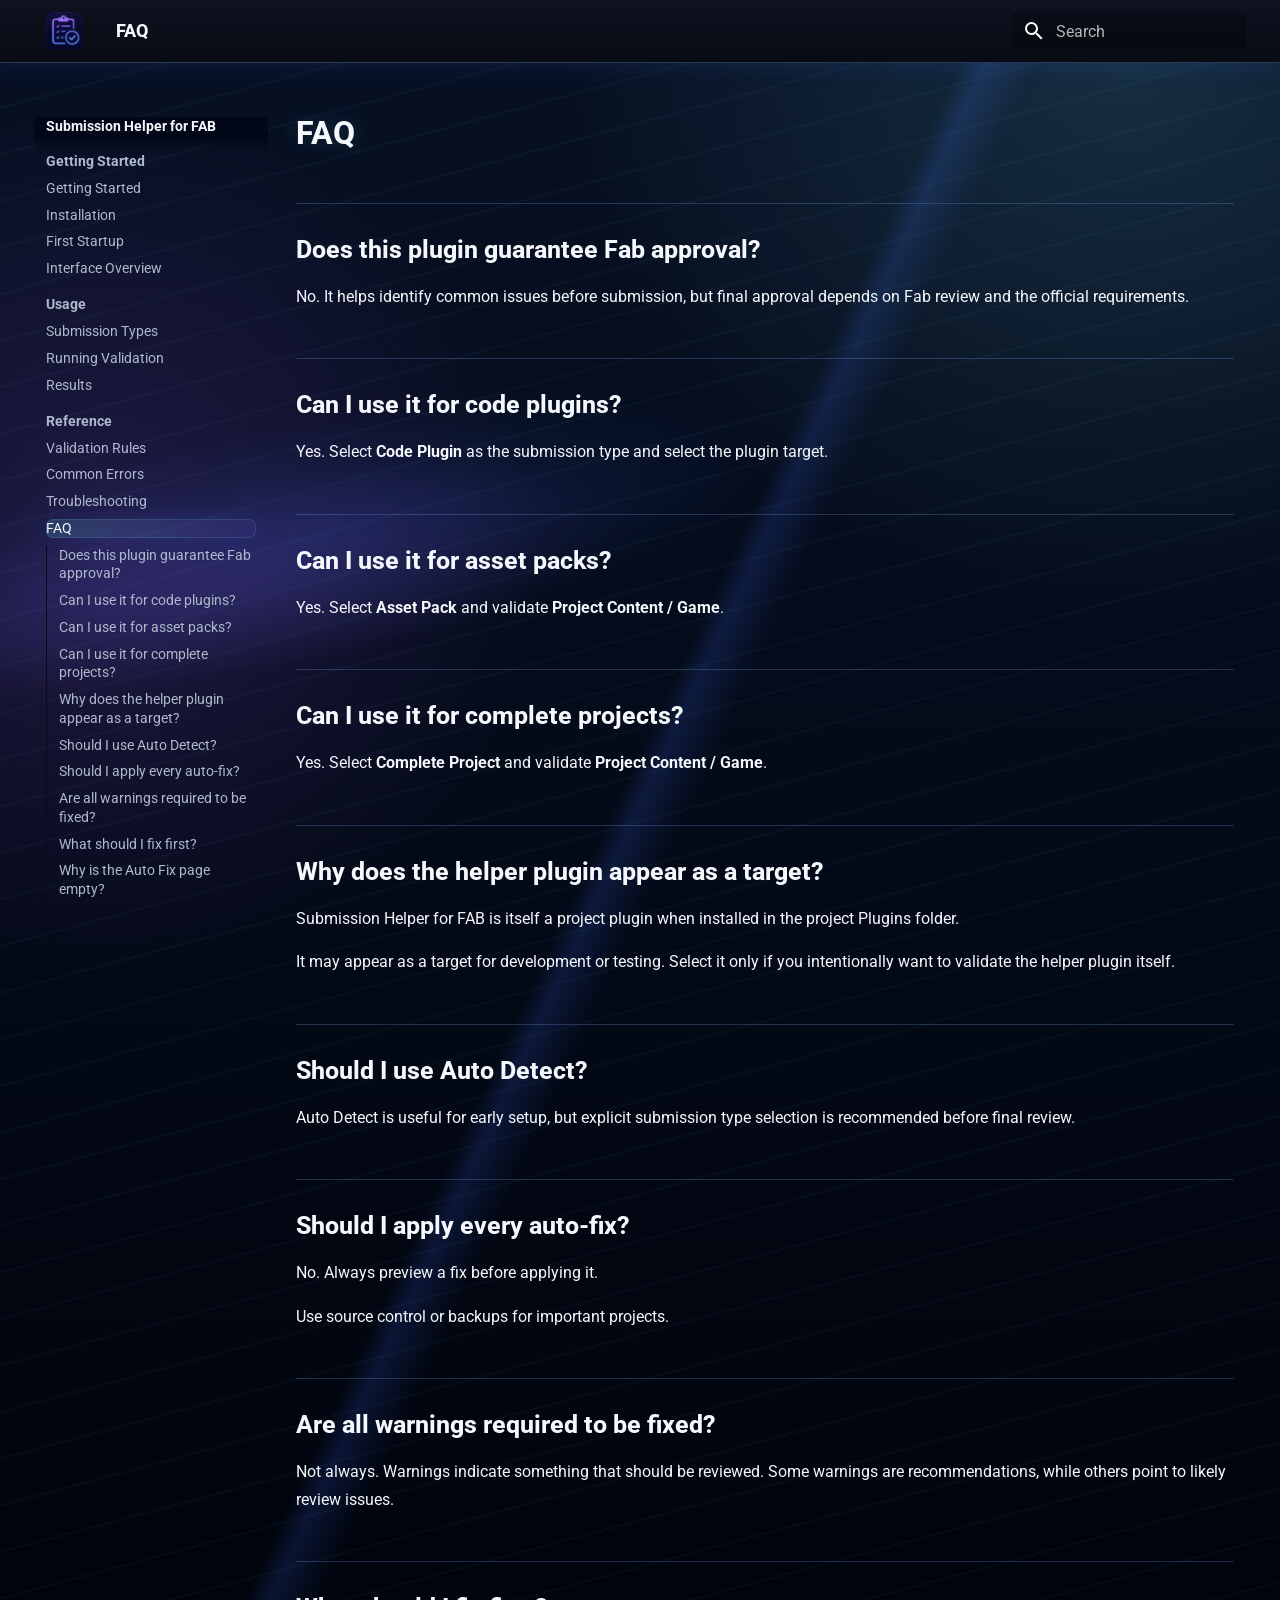
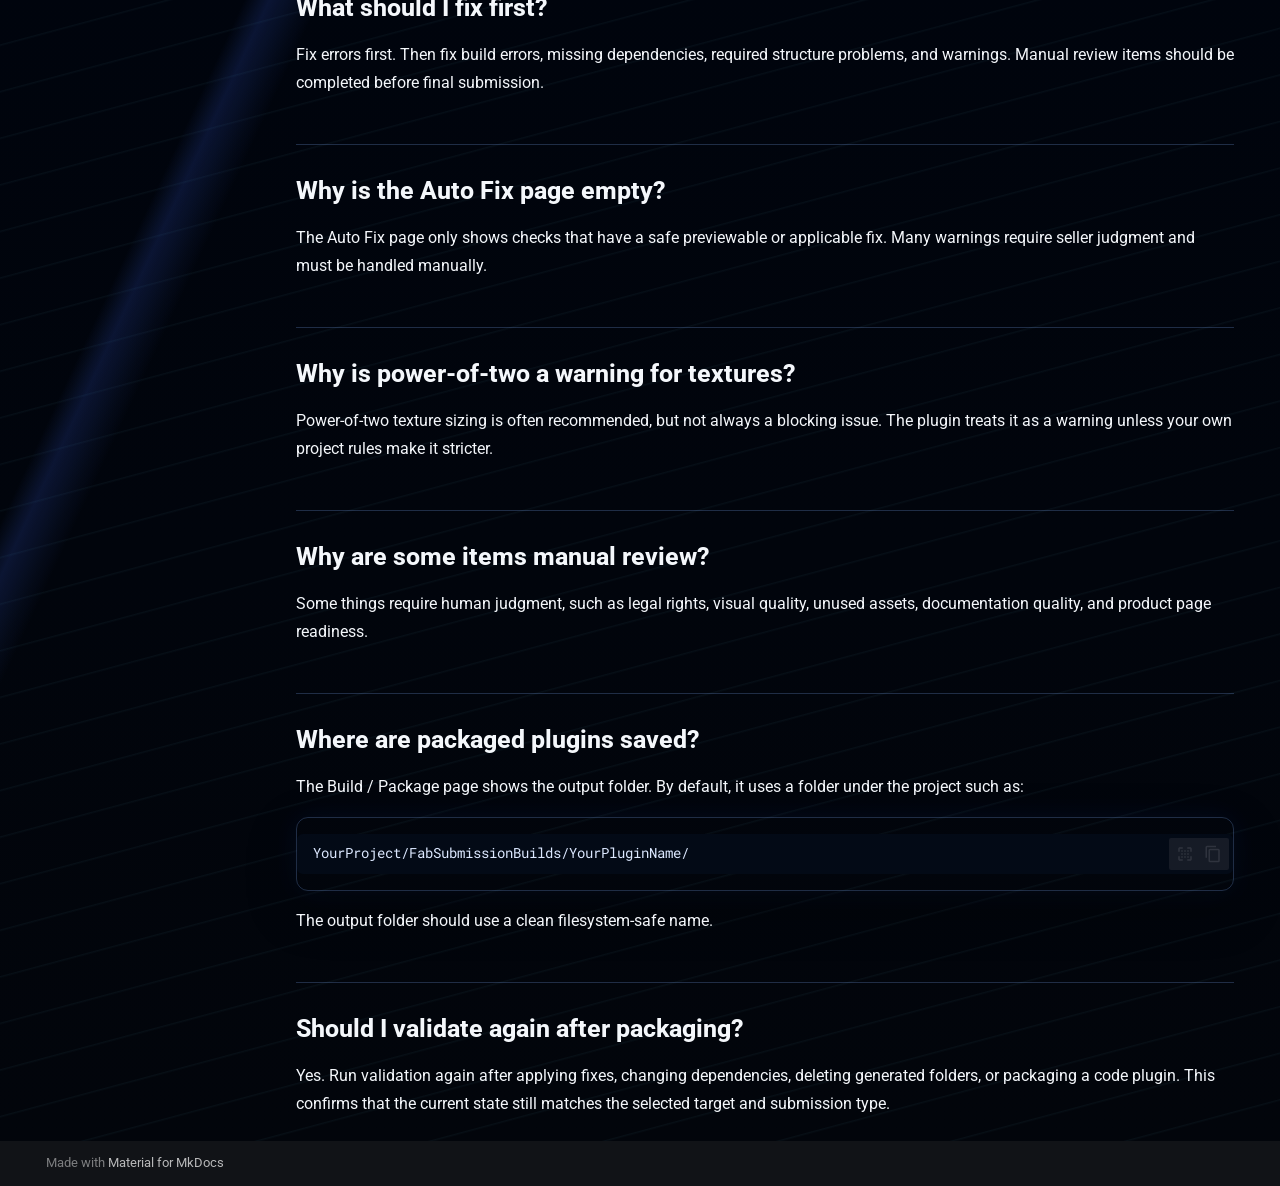
<file: site/faq/index.html>
<!doctype html>
<html lang="en" class="no-js">
  <head>
    
      <meta charset="utf-8">
      <meta name="viewport" content="width=device-width,initial-scale=1">
      
        <meta name="description" content="Documentation for the Submission Helper for FAB Unreal Engine plugin.">
      
      
        <meta name="author" content="Dokazin">
      
      
        <link rel="canonical" href="https://dokazin.github.io/FabSubmissionHelperDoc/faq/">
      
      
        <link rel="prev" href="../troubleshooting/">
      
      
        <link rel="next" href="../changelog/">
      
      
        
      
      
      <link rel="icon" href="../assets/images/Icon128.png">
      <meta name="generator" content="mkdocs-1.6.1, mkdocs-material-9.7.6">
    
    
      
        <title>FAQ - Submission Helper for FAB</title>
      
    
    
      <link rel="stylesheet" href="../assets/stylesheets/main.484c7ddc.min.css">
      
        
        <link rel="stylesheet" href="../assets/stylesheets/palette.ab4e12ef.min.css">
      
      


    
    
      
    
    
      
        
        
        <link rel="preconnect" href="https://fonts.gstatic.com" crossorigin>
        <link rel="stylesheet" href="https://fonts.googleapis.com/css?family=Roboto:300,300i,400,400i,700,700i%7CRoboto+Mono:400,400i,700,700i&display=fallback">
        <style>:root{--md-text-font:"Roboto";--md-code-font:"Roboto Mono"}</style>
      
    
    
      <link rel="stylesheet" href="../stylesheets/extra.css">
    
    <script>__md_scope=new URL("..",location),__md_hash=e=>[...e].reduce(((e,_)=>(e<<5)-e+_.charCodeAt(0)),0),__md_get=(e,_=localStorage,t=__md_scope)=>JSON.parse(_.getItem(t.pathname+"."+e)),__md_set=(e,_,t=localStorage,a=__md_scope)=>{try{t.setItem(a.pathname+"."+e,JSON.stringify(_))}catch(e){}}</script>
    
      

    
    
  </head>
  
  
    
    
    
    
    
    <body dir="ltr" data-md-color-scheme="slate" data-md-color-primary="black" data-md-color-accent="cyan">
  
    
    <input class="md-toggle" data-md-toggle="drawer" type="checkbox" id="__drawer" autocomplete="off">
    <input class="md-toggle" data-md-toggle="search" type="checkbox" id="__search" autocomplete="off">
    <label class="md-overlay" for="__drawer"></label>
    <div data-md-component="skip">
      
        
        <a href="#faq" class="md-skip">
          Skip to content
        </a>
      
    </div>
    <div data-md-component="announce">
      
    </div>
    
    
      

  

<header class="md-header md-header--shadow" data-md-component="header">
  <nav class="md-header__inner md-grid" aria-label="Header">
    <a href=".." title="Submission Helper for FAB" class="md-header__button md-logo" aria-label="Submission Helper for FAB" data-md-component="logo">
      
  <img src="../assets/images/Icon128.png" alt="logo">

    </a>
    <label class="md-header__button md-icon" for="__drawer">
      
      <svg xmlns="http://www.w3.org/2000/svg" viewBox="0 0 24 24"><path d="M3 6h18v2H3zm0 5h18v2H3zm0 5h18v2H3z"/></svg>
    </label>
    <div class="md-header__title" data-md-component="header-title">
      <div class="md-header__ellipsis">
        <div class="md-header__topic">
          <span class="md-ellipsis">
            Submission Helper for FAB
          </span>
        </div>
        <div class="md-header__topic" data-md-component="header-topic">
          <span class="md-ellipsis">
            
              FAQ
            
          </span>
        </div>
      </div>
    </div>
    
      
    
    
    
    
      
      
        <label class="md-header__button md-icon" for="__search">
          
          <svg xmlns="http://www.w3.org/2000/svg" viewBox="0 0 24 24"><path d="M9.5 3A6.5 6.5 0 0 1 16 9.5c0 1.61-.59 3.09-1.56 4.23l.27.27h.79l5 5-1.5 1.5-5-5v-.79l-.27-.27A6.52 6.52 0 0 1 9.5 16 6.5 6.5 0 0 1 3 9.5 6.5 6.5 0 0 1 9.5 3m0 2C7 5 5 7 5 9.5S7 14 9.5 14 14 12 14 9.5 12 5 9.5 5"/></svg>
        </label>
        <div class="md-search" data-md-component="search" role="dialog">
  <label class="md-search__overlay" for="__search"></label>
  <div class="md-search__inner" role="search">
    <form class="md-search__form" name="search">
      <input type="text" class="md-search__input" name="query" aria-label="Search" placeholder="Search" autocapitalize="off" autocorrect="off" autocomplete="off" spellcheck="false" data-md-component="search-query" required>
      <label class="md-search__icon md-icon" for="__search">
        
        <svg xmlns="http://www.w3.org/2000/svg" viewBox="0 0 24 24"><path d="M9.5 3A6.5 6.5 0 0 1 16 9.5c0 1.61-.59 3.09-1.56 4.23l.27.27h.79l5 5-1.5 1.5-5-5v-.79l-.27-.27A6.52 6.52 0 0 1 9.5 16 6.5 6.5 0 0 1 3 9.5 6.5 6.5 0 0 1 9.5 3m0 2C7 5 5 7 5 9.5S7 14 9.5 14 14 12 14 9.5 12 5 9.5 5"/></svg>
        
        <svg xmlns="http://www.w3.org/2000/svg" viewBox="0 0 24 24"><path d="M20 11v2H8l5.5 5.5-1.42 1.42L4.16 12l7.92-7.92L13.5 5.5 8 11z"/></svg>
      </label>
      <nav class="md-search__options" aria-label="Search">
        
          <a href="javascript:void(0)" class="md-search__icon md-icon" title="Share" aria-label="Share" data-clipboard data-clipboard-text="" data-md-component="search-share" tabindex="-1">
            
            <svg xmlns="http://www.w3.org/2000/svg" viewBox="0 0 24 24"><path d="M18 16.08c-.76 0-1.44.3-1.96.77L8.91 12.7c.05-.23.09-.46.09-.7s-.04-.47-.09-.7l7.05-4.11c.54.5 1.25.81 2.04.81a3 3 0 0 0 3-3 3 3 0 0 0-3-3 3 3 0 0 0-3 3c0 .24.04.47.09.7L8.04 9.81C7.5 9.31 6.79 9 6 9a3 3 0 0 0-3 3 3 3 0 0 0 3 3c.79 0 1.5-.31 2.04-.81l7.12 4.15c-.05.21-.08.43-.08.66 0 1.61 1.31 2.91 2.92 2.91s2.92-1.3 2.92-2.91A2.92 2.92 0 0 0 18 16.08"/></svg>
          </a>
        
        <button type="reset" class="md-search__icon md-icon" title="Clear" aria-label="Clear" tabindex="-1">
          
          <svg xmlns="http://www.w3.org/2000/svg" viewBox="0 0 24 24"><path d="M19 6.41 17.59 5 12 10.59 6.41 5 5 6.41 10.59 12 5 17.59 6.41 19 12 13.41 17.59 19 19 17.59 13.41 12z"/></svg>
        </button>
      </nav>
      
        <div class="md-search__suggest" data-md-component="search-suggest"></div>
      
    </form>
    <div class="md-search__output">
      <div class="md-search__scrollwrap" tabindex="0" data-md-scrollfix>
        <div class="md-search-result" data-md-component="search-result">
          <div class="md-search-result__meta">
            Initializing search
          </div>
          <ol class="md-search-result__list" role="presentation"></ol>
        </div>
      </div>
    </div>
  </div>
</div>
      
    
    
  </nav>
  
</header>
    
    <div class="md-container" data-md-component="container">
      
      
        
          
        
      
      <main class="md-main" data-md-component="main">
        <div class="md-main__inner md-grid">
          
            
              
              <div class="md-sidebar md-sidebar--primary" data-md-component="sidebar" data-md-type="navigation" >
                <div class="md-sidebar__scrollwrap">
                  <div class="md-sidebar__inner">
                    



  

<nav class="md-nav md-nav--primary md-nav--integrated" aria-label="Navigation" data-md-level="0">
  <label class="md-nav__title" for="__drawer">
    <a href=".." title="Submission Helper for FAB" class="md-nav__button md-logo" aria-label="Submission Helper for FAB" data-md-component="logo">
      
  <img src="../assets/images/Icon128.png" alt="logo">

    </a>
    Submission Helper for FAB
  </label>
  
  <ul class="md-nav__list" data-md-scrollfix>
    
      
      
  
  
  
  
    <li class="md-nav__item">
      <a href=".." class="md-nav__link">
        
  
  
  <span class="md-ellipsis">
    
  
    Documentation
  

    
  </span>
  
  

      </a>
    </li>
  

    
      
      
  
  
  
  
    
    
    
    
      
        
        
      
    
    
    <li class="md-nav__item md-nav__item--section md-nav__item--nested">
      
        
        
          
        
        <input class="md-nav__toggle md-toggle md-toggle--indeterminate" type="checkbox" id="__nav_2" >
        
          
          <label class="md-nav__link" for="__nav_2" id="__nav_2_label" tabindex="">
            
  
  
  <span class="md-ellipsis">
    
  
    Getting Started
  

    
  </span>
  
  

            <span class="md-nav__icon md-icon"></span>
          </label>
        
        <nav class="md-nav" data-md-level="1" aria-labelledby="__nav_2_label" aria-expanded="false">
          <label class="md-nav__title" for="__nav_2">
            <span class="md-nav__icon md-icon"></span>
            
  
    Getting Started
  

          </label>
          <ul class="md-nav__list" data-md-scrollfix>
            
              
                
  
  
  
  
    <li class="md-nav__item">
      <a href="../getting-started/" class="md-nav__link">
        
  
  
  <span class="md-ellipsis">
    
  
    Getting Started
  

    
  </span>
  
  

      </a>
    </li>
  

              
            
              
                
  
  
  
  
    <li class="md-nav__item">
      <a href="../installation/" class="md-nav__link">
        
  
  
  <span class="md-ellipsis">
    
  
    Installation
  

    
  </span>
  
  

      </a>
    </li>
  

              
            
              
                
  
  
  
  
    <li class="md-nav__item">
      <a href="../first-startup/" class="md-nav__link">
        
  
  
  <span class="md-ellipsis">
    
  
    First Startup
  

    
  </span>
  
  

      </a>
    </li>
  

              
            
              
                
  
  
  
  
    <li class="md-nav__item">
      <a href="../interface-overview/" class="md-nav__link">
        
  
  
  <span class="md-ellipsis">
    
  
    Interface Overview
  

    
  </span>
  
  

      </a>
    </li>
  

              
            
          </ul>
        </nav>
      
    </li>
  

    
      
      
  
  
  
  
    
    
    
    
      
        
        
      
    
    
    <li class="md-nav__item md-nav__item--section md-nav__item--nested">
      
        
        
          
        
        <input class="md-nav__toggle md-toggle md-toggle--indeterminate" type="checkbox" id="__nav_3" >
        
          
          <label class="md-nav__link" for="__nav_3" id="__nav_3_label" tabindex="">
            
  
  
  <span class="md-ellipsis">
    
  
    Usage
  

    
  </span>
  
  

            <span class="md-nav__icon md-icon"></span>
          </label>
        
        <nav class="md-nav" data-md-level="1" aria-labelledby="__nav_3_label" aria-expanded="false">
          <label class="md-nav__title" for="__nav_3">
            <span class="md-nav__icon md-icon"></span>
            
  
    Usage
  

          </label>
          <ul class="md-nav__list" data-md-scrollfix>
            
              
                
  
  
  
  
    <li class="md-nav__item">
      <a href="../submission-types/" class="md-nav__link">
        
  
  
  <span class="md-ellipsis">
    
  
    Submission Types
  

    
  </span>
  
  

      </a>
    </li>
  

              
            
              
                
  
  
  
  
    <li class="md-nav__item">
      <a href="../running-validation/" class="md-nav__link">
        
  
  
  <span class="md-ellipsis">
    
  
    Running Validation
  

    
  </span>
  
  

      </a>
    </li>
  

              
            
              
                
  
  
  
  
    <li class="md-nav__item">
      <a href="../results/" class="md-nav__link">
        
  
  
  <span class="md-ellipsis">
    
  
    Results
  

    
  </span>
  
  

      </a>
    </li>
  

              
            
          </ul>
        </nav>
      
    </li>
  

    
      
      
  
  
    
  
  
  
    
    
    
    
      
        
        
      
    
    
    <li class="md-nav__item md-nav__item--active md-nav__item--section md-nav__item--nested">
      
        
        
        <input class="md-nav__toggle md-toggle " type="checkbox" id="__nav_4" checked>
        
          
          <label class="md-nav__link" for="__nav_4" id="__nav_4_label" tabindex="">
            
  
  
  <span class="md-ellipsis">
    
  
    Reference
  

    
  </span>
  
  

            <span class="md-nav__icon md-icon"></span>
          </label>
        
        <nav class="md-nav" data-md-level="1" aria-labelledby="__nav_4_label" aria-expanded="true">
          <label class="md-nav__title" for="__nav_4">
            <span class="md-nav__icon md-icon"></span>
            
  
    Reference
  

          </label>
          <ul class="md-nav__list" data-md-scrollfix>
            
              
                
  
  
  
  
    <li class="md-nav__item">
      <a href="../validation-rules/" class="md-nav__link">
        
  
  
  <span class="md-ellipsis">
    
  
    Validation Rules
  

    
  </span>
  
  

      </a>
    </li>
  

              
            
              
                
  
  
  
  
    <li class="md-nav__item">
      <a href="../common-errors/" class="md-nav__link">
        
  
  
  <span class="md-ellipsis">
    
  
    Common Errors
  

    
  </span>
  
  

      </a>
    </li>
  

              
            
              
                
  
  
  
  
    <li class="md-nav__item">
      <a href="../troubleshooting/" class="md-nav__link">
        
  
  
  <span class="md-ellipsis">
    
  
    Troubleshooting
  

    
  </span>
  
  

      </a>
    </li>
  

              
            
              
                
  
  
    
  
  
  
    <li class="md-nav__item md-nav__item--active">
      
      <input class="md-nav__toggle md-toggle" type="checkbox" id="__toc">
      
      
        
      
      
        <label class="md-nav__link md-nav__link--active" for="__toc">
          
  
  
  <span class="md-ellipsis">
    
  
    FAQ
  

    
  </span>
  
  

          <span class="md-nav__icon md-icon"></span>
        </label>
      
      <a href="./" class="md-nav__link md-nav__link--active">
        
  
  
  <span class="md-ellipsis">
    
  
    FAQ
  

    
  </span>
  
  

      </a>
      
        

  

<nav class="md-nav md-nav--secondary" aria-label="On this page">
  
  
  
    
  
  
    <label class="md-nav__title" for="__toc">
      <span class="md-nav__icon md-icon"></span>
      On this page
    </label>
    <ul class="md-nav__list" data-md-component="toc" data-md-scrollfix>
      
        <li class="md-nav__item">
  <a href="#does-this-plugin-guarantee-fab-approval" class="md-nav__link">
    <span class="md-ellipsis">
      
        Does this plugin guarantee Fab approval?
      
    </span>
  </a>
  
</li>
      
        <li class="md-nav__item">
  <a href="#can-i-use-it-for-code-plugins" class="md-nav__link">
    <span class="md-ellipsis">
      
        Can I use it for code plugins?
      
    </span>
  </a>
  
</li>
      
        <li class="md-nav__item">
  <a href="#can-i-use-it-for-asset-packs" class="md-nav__link">
    <span class="md-ellipsis">
      
        Can I use it for asset packs?
      
    </span>
  </a>
  
</li>
      
        <li class="md-nav__item">
  <a href="#can-i-use-it-for-complete-projects" class="md-nav__link">
    <span class="md-ellipsis">
      
        Can I use it for complete projects?
      
    </span>
  </a>
  
</li>
      
        <li class="md-nav__item">
  <a href="#why-does-the-helper-plugin-appear-as-a-target" class="md-nav__link">
    <span class="md-ellipsis">
      
        Why does the helper plugin appear as a target?
      
    </span>
  </a>
  
</li>
      
        <li class="md-nav__item">
  <a href="#should-i-use-auto-detect" class="md-nav__link">
    <span class="md-ellipsis">
      
        Should I use Auto Detect?
      
    </span>
  </a>
  
</li>
      
        <li class="md-nav__item">
  <a href="#should-i-apply-every-auto-fix" class="md-nav__link">
    <span class="md-ellipsis">
      
        Should I apply every auto-fix?
      
    </span>
  </a>
  
</li>
      
        <li class="md-nav__item">
  <a href="#are-all-warnings-required-to-be-fixed" class="md-nav__link">
    <span class="md-ellipsis">
      
        Are all warnings required to be fixed?
      
    </span>
  </a>
  
</li>
      
        <li class="md-nav__item">
  <a href="#what-should-i-fix-first" class="md-nav__link">
    <span class="md-ellipsis">
      
        What should I fix first?
      
    </span>
  </a>
  
</li>
      
        <li class="md-nav__item">
  <a href="#why-is-the-auto-fix-page-empty" class="md-nav__link">
    <span class="md-ellipsis">
      
        Why is the Auto Fix page empty?
      
    </span>
  </a>
  
</li>
      
        <li class="md-nav__item">
  <a href="#why-is-power-of-two-a-warning-for-textures" class="md-nav__link">
    <span class="md-ellipsis">
      
        Why is power-of-two a warning for textures?
      
    </span>
  </a>
  
</li>
      
        <li class="md-nav__item">
  <a href="#why-are-some-items-manual-review" class="md-nav__link">
    <span class="md-ellipsis">
      
        Why are some items manual review?
      
    </span>
  </a>
  
</li>
      
        <li class="md-nav__item">
  <a href="#where-are-packaged-plugins-saved" class="md-nav__link">
    <span class="md-ellipsis">
      
        Where are packaged plugins saved?
      
    </span>
  </a>
  
</li>
      
        <li class="md-nav__item">
  <a href="#should-i-validate-again-after-packaging" class="md-nav__link">
    <span class="md-ellipsis">
      
        Should I validate again after packaging?
      
    </span>
  </a>
  
</li>
      
    </ul>
  
</nav>
      
    </li>
  

              
            
              
                
  
  
  
  
    <li class="md-nav__item">
      <a href="../changelog/" class="md-nav__link">
        
  
  
  <span class="md-ellipsis">
    
  
    Changelog
  

    
  </span>
  
  

      </a>
    </li>
  

              
            
          </ul>
        </nav>
      
    </li>
  

    
  </ul>
</nav>
                  </div>
                </div>
              </div>
            
            
          
          
            <div class="md-content" data-md-component="content">
              
              <article class="md-content__inner md-typeset">
                
                  



<h1 id="faq">FAQ<a class="headerlink" href="#faq" title="Permanent link">&para;</a></h1>
<h2 id="does-this-plugin-guarantee-fab-approval">Does this plugin guarantee Fab approval?<a class="headerlink" href="#does-this-plugin-guarantee-fab-approval" title="Permanent link">&para;</a></h2>
<p>No. It helps identify common issues before submission, but final approval depends on Fab review and the official requirements.</p>
<h2 id="can-i-use-it-for-code-plugins">Can I use it for code plugins?<a class="headerlink" href="#can-i-use-it-for-code-plugins" title="Permanent link">&para;</a></h2>
<p>Yes. Select <strong>Code Plugin</strong> as the submission type and select the plugin target.</p>
<h2 id="can-i-use-it-for-asset-packs">Can I use it for asset packs?<a class="headerlink" href="#can-i-use-it-for-asset-packs" title="Permanent link">&para;</a></h2>
<p>Yes. Select <strong>Asset Pack</strong> and validate <strong>Project Content / Game</strong>.</p>
<h2 id="can-i-use-it-for-complete-projects">Can I use it for complete projects?<a class="headerlink" href="#can-i-use-it-for-complete-projects" title="Permanent link">&para;</a></h2>
<p>Yes. Select <strong>Complete Project</strong> and validate <strong>Project Content / Game</strong>.</p>
<h2 id="why-does-the-helper-plugin-appear-as-a-target">Why does the helper plugin appear as a target?<a class="headerlink" href="#why-does-the-helper-plugin-appear-as-a-target" title="Permanent link">&para;</a></h2>
<p>Submission Helper for FAB is itself a project plugin when installed in the project Plugins folder.</p>
<p>It may appear as a target for development or testing. Select it only if you intentionally want to validate the helper plugin itself.</p>
<h2 id="should-i-use-auto-detect">Should I use Auto Detect?<a class="headerlink" href="#should-i-use-auto-detect" title="Permanent link">&para;</a></h2>
<p>Auto Detect is useful for early setup, but explicit submission type selection is recommended before final review.</p>
<h2 id="should-i-apply-every-auto-fix">Should I apply every auto-fix?<a class="headerlink" href="#should-i-apply-every-auto-fix" title="Permanent link">&para;</a></h2>
<p>No. Always preview a fix before applying it.</p>
<p>Use source control or backups for important projects.</p>
<h2 id="are-all-warnings-required-to-be-fixed">Are all warnings required to be fixed?<a class="headerlink" href="#are-all-warnings-required-to-be-fixed" title="Permanent link">&para;</a></h2>
<p>Not always. Warnings indicate something that should be reviewed. Some warnings are recommendations, while others point to likely review issues.</p>
<h2 id="what-should-i-fix-first">What should I fix first?<a class="headerlink" href="#what-should-i-fix-first" title="Permanent link">&para;</a></h2>
<p>Fix errors first. Then fix build errors, missing dependencies, required structure problems, and warnings. Manual review items should be completed before final submission.</p>
<h2 id="why-is-the-auto-fix-page-empty">Why is the Auto Fix page empty?<a class="headerlink" href="#why-is-the-auto-fix-page-empty" title="Permanent link">&para;</a></h2>
<p>The Auto Fix page only shows checks that have a safe previewable or applicable fix. Many warnings require seller judgment and must be handled manually.</p>
<h2 id="why-is-power-of-two-a-warning-for-textures">Why is power-of-two a warning for textures?<a class="headerlink" href="#why-is-power-of-two-a-warning-for-textures" title="Permanent link">&para;</a></h2>
<p>Power-of-two texture sizing is often recommended, but not always a blocking issue. The plugin treats it as a warning unless your own project rules make it stricter.</p>
<h2 id="why-are-some-items-manual-review">Why are some items manual review?<a class="headerlink" href="#why-are-some-items-manual-review" title="Permanent link">&para;</a></h2>
<p>Some things require human judgment, such as legal rights, visual quality, unused assets, documentation quality, and product page readiness.</p>
<h2 id="where-are-packaged-plugins-saved">Where are packaged plugins saved?<a class="headerlink" href="#where-are-packaged-plugins-saved" title="Permanent link">&para;</a></h2>
<p>The Build / Package page shows the output folder. By default, it uses a folder under the project such as:</p>
<div class="language-text highlight"><pre><span></span><code><span id="__span-0-1"><a id="__codelineno-0-1" name="__codelineno-0-1" href="#__codelineno-0-1"></a>YourProject/FabSubmissionBuilds/YourPluginName/
</span></code></pre></div>
<p>The output folder should use a clean filesystem-safe name.</p>
<h2 id="should-i-validate-again-after-packaging">Should I validate again after packaging?<a class="headerlink" href="#should-i-validate-again-after-packaging" title="Permanent link">&para;</a></h2>
<p>Yes. Run validation again after applying fixes, changing dependencies, deleting generated folders, or packaging a code plugin. This confirms that the current state still matches the selected target and submission type.</p>












                
              </article>
            </div>
          
          
  <script>var tabs=__md_get("__tabs");if(Array.isArray(tabs))e:for(var set of document.querySelectorAll(".tabbed-set")){var labels=set.querySelector(".tabbed-labels");for(var tab of tabs)for(var label of labels.getElementsByTagName("label"))if(label.innerText.trim()===tab){var input=document.getElementById(label.htmlFor);input.checked=!0;continue e}}</script>

<script>var target=document.getElementById(location.hash.slice(1));target&&target.name&&(target.checked=target.name.startsWith("__tabbed_"))</script>
        </div>
        
          <button type="button" class="md-top md-icon" data-md-component="top" hidden>
  
  <svg xmlns="http://www.w3.org/2000/svg" viewBox="0 0 24 24"><path d="M13 20h-2V8l-5.5 5.5-1.42-1.42L12 4.16l7.92 7.92-1.42 1.42L13 8z"/></svg>
  Back to top
</button>
        
      </main>
      
        <footer class="md-footer">
  
  <div class="md-footer-meta md-typeset">
    <div class="md-footer-meta__inner md-grid">
      <div class="md-copyright">
  
  
    Made with
    <a href="https://squidfunk.github.io/mkdocs-material/" target="_blank" rel="noopener">
      Material for MkDocs
    </a>
  
</div>
      
    </div>
  </div>
</footer>
      
    </div>
    <div class="md-dialog" data-md-component="dialog">
      <div class="md-dialog__inner md-typeset"></div>
    </div>
    
    
    
      
      
      <script id="__config" type="application/json">{"annotate": null, "base": "..", "features": ["navigation.sections", "navigation.expand", "navigation.top", "navigation.tracking", "toc.follow", "toc.integrate", "search.suggest", "search.highlight", "search.share", "content.code.copy", "content.code.select", "content.tabs.link"], "search": "../assets/javascripts/workers/search.2c215733.min.js", "tags": null, "translations": {"clipboard.copied": "Copied to clipboard", "clipboard.copy": "Copy to clipboard", "search.result.more.one": "1 more on this page", "search.result.more.other": "# more on this page", "search.result.none": "No matching documents", "search.result.one": "1 matching document", "search.result.other": "# matching documents", "search.result.placeholder": "Type to start searching", "search.result.term.missing": "Missing", "select.version": "Select version"}, "version": null}</script>
    
    
      <script src="../assets/javascripts/bundle.79ae519e.min.js"></script>
      
        <script src="../javascripts/nav-active.js"></script>
      
    
  </body>
</html>
</file>
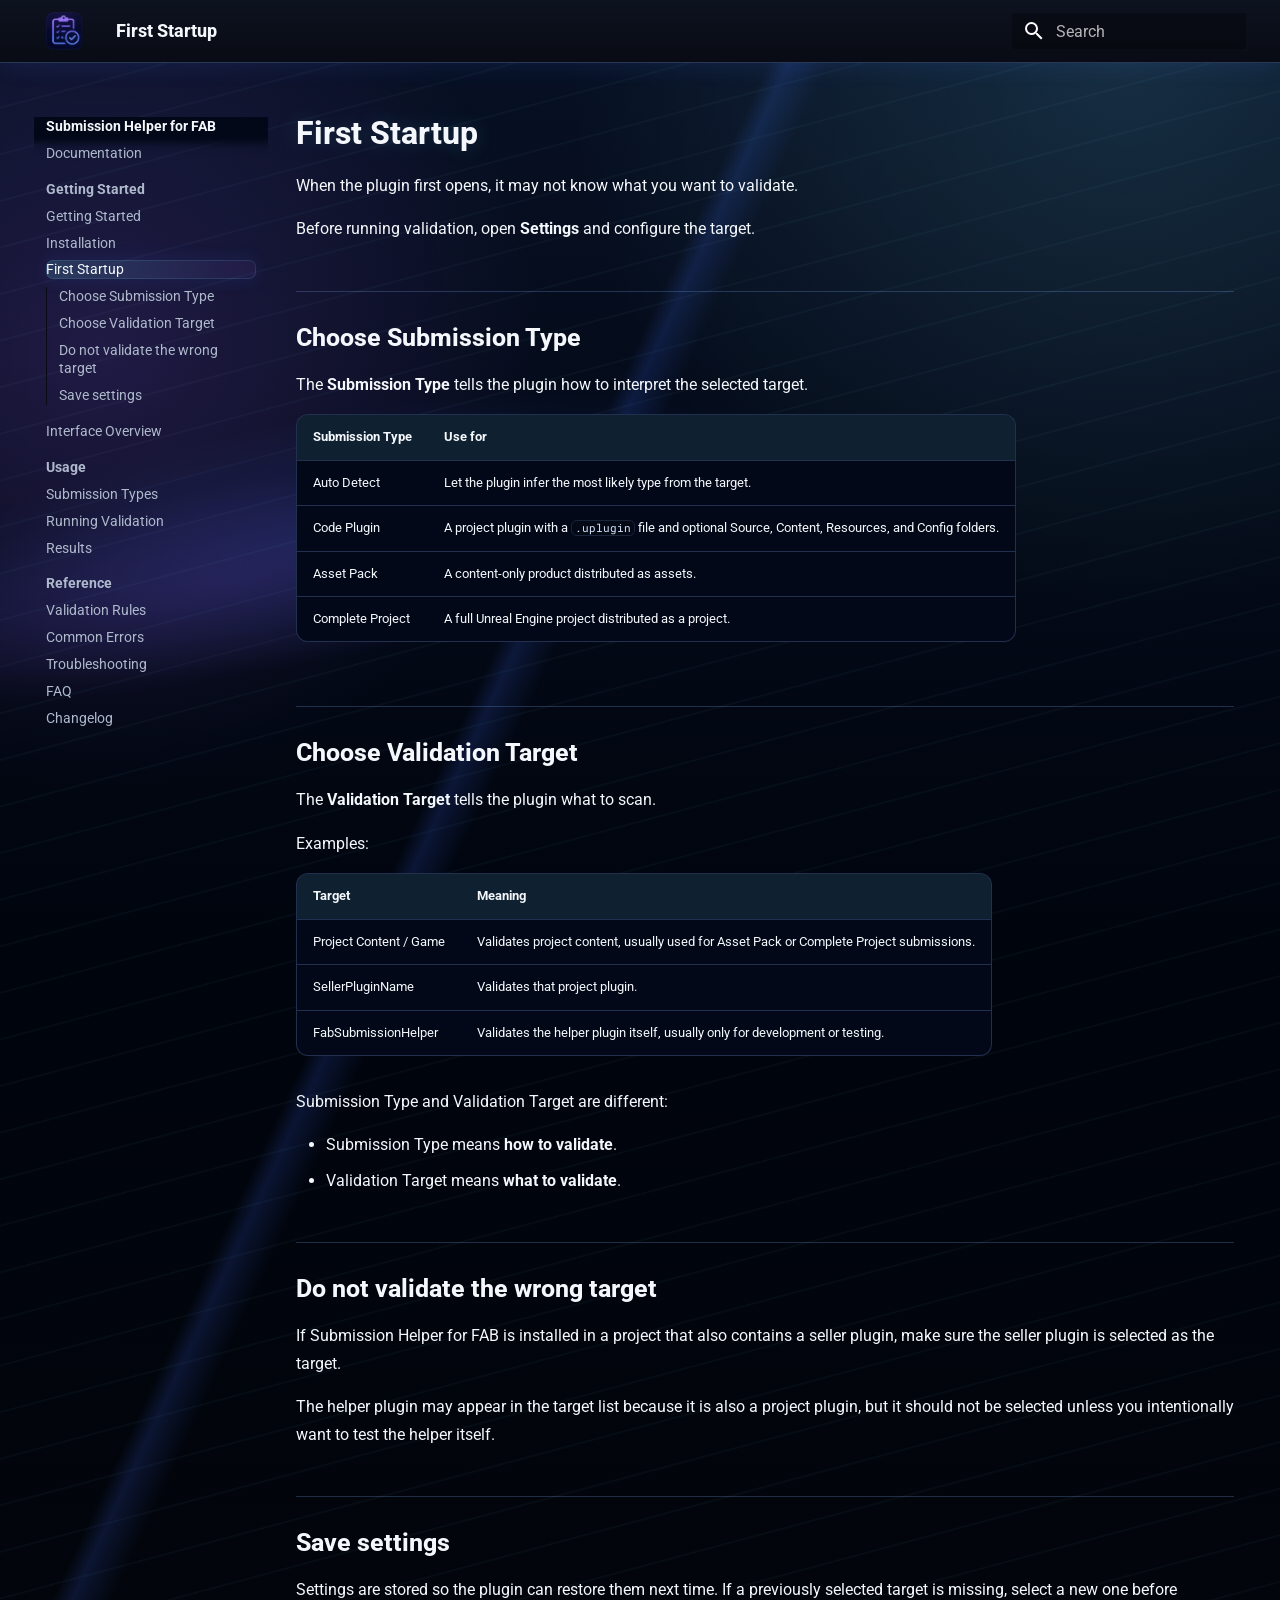
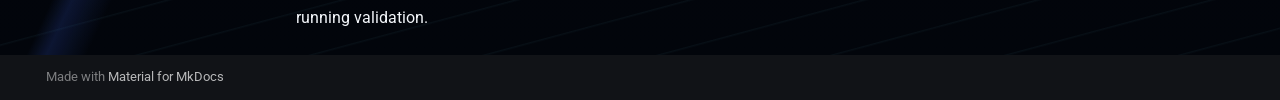
<file: site/first-startup/index.html>
<!doctype html>
<html lang="en" class="no-js">
  <head>
    
      <meta charset="utf-8">
      <meta name="viewport" content="width=device-width,initial-scale=1">
      
        <meta name="description" content="Documentation for the Submission Helper for FAB Unreal Engine plugin.">
      
      
        <meta name="author" content="Dokazin">
      
      
        <link rel="canonical" href="https://dokazin.github.io/FabSubmissionHelperDoc/first-startup/">
      
      
        <link rel="prev" href="../installation/">
      
      
        <link rel="next" href="../interface-overview/">
      
      
        
      
      
      <link rel="icon" href="../assets/images/Icon128.png">
      <meta name="generator" content="mkdocs-1.6.1, mkdocs-material-9.7.6">
    
    
      
        <title>First Startup - Submission Helper for FAB</title>
      
    
    
      <link rel="stylesheet" href="../assets/stylesheets/main.484c7ddc.min.css">
      
        
        <link rel="stylesheet" href="../assets/stylesheets/palette.ab4e12ef.min.css">
      
      


    
    
      
    
    
      
        
        
        <link rel="preconnect" href="https://fonts.gstatic.com" crossorigin>
        <link rel="stylesheet" href="https://fonts.googleapis.com/css?family=Roboto:300,300i,400,400i,700,700i%7CRoboto+Mono:400,400i,700,700i&display=fallback">
        <style>:root{--md-text-font:"Roboto";--md-code-font:"Roboto Mono"}</style>
      
    
    
      <link rel="stylesheet" href="../stylesheets/extra.css">
    
    <script>__md_scope=new URL("..",location),__md_hash=e=>[...e].reduce(((e,_)=>(e<<5)-e+_.charCodeAt(0)),0),__md_get=(e,_=localStorage,t=__md_scope)=>JSON.parse(_.getItem(t.pathname+"."+e)),__md_set=(e,_,t=localStorage,a=__md_scope)=>{try{t.setItem(a.pathname+"."+e,JSON.stringify(_))}catch(e){}}</script>
    
      

    
    
  </head>
  
  
    
    
    
    
    
    <body dir="ltr" data-md-color-scheme="slate" data-md-color-primary="black" data-md-color-accent="cyan">
  
    
    <input class="md-toggle" data-md-toggle="drawer" type="checkbox" id="__drawer" autocomplete="off">
    <input class="md-toggle" data-md-toggle="search" type="checkbox" id="__search" autocomplete="off">
    <label class="md-overlay" for="__drawer"></label>
    <div data-md-component="skip">
      
        
        <a href="#first-startup" class="md-skip">
          Skip to content
        </a>
      
    </div>
    <div data-md-component="announce">
      
    </div>
    
    
      

  

<header class="md-header md-header--shadow" data-md-component="header">
  <nav class="md-header__inner md-grid" aria-label="Header">
    <a href=".." title="Submission Helper for FAB" class="md-header__button md-logo" aria-label="Submission Helper for FAB" data-md-component="logo">
      
  <img src="../assets/images/Icon128.png" alt="logo">

    </a>
    <label class="md-header__button md-icon" for="__drawer">
      
      <svg xmlns="http://www.w3.org/2000/svg" viewBox="0 0 24 24"><path d="M3 6h18v2H3zm0 5h18v2H3zm0 5h18v2H3z"/></svg>
    </label>
    <div class="md-header__title" data-md-component="header-title">
      <div class="md-header__ellipsis">
        <div class="md-header__topic">
          <span class="md-ellipsis">
            Submission Helper for FAB
          </span>
        </div>
        <div class="md-header__topic" data-md-component="header-topic">
          <span class="md-ellipsis">
            
              First Startup
            
          </span>
        </div>
      </div>
    </div>
    
      
    
    
    
    
      
      
        <label class="md-header__button md-icon" for="__search">
          
          <svg xmlns="http://www.w3.org/2000/svg" viewBox="0 0 24 24"><path d="M9.5 3A6.5 6.5 0 0 1 16 9.5c0 1.61-.59 3.09-1.56 4.23l.27.27h.79l5 5-1.5 1.5-5-5v-.79l-.27-.27A6.52 6.52 0 0 1 9.5 16 6.5 6.5 0 0 1 3 9.5 6.5 6.5 0 0 1 9.5 3m0 2C7 5 5 7 5 9.5S7 14 9.5 14 14 12 14 9.5 12 5 9.5 5"/></svg>
        </label>
        <div class="md-search" data-md-component="search" role="dialog">
  <label class="md-search__overlay" for="__search"></label>
  <div class="md-search__inner" role="search">
    <form class="md-search__form" name="search">
      <input type="text" class="md-search__input" name="query" aria-label="Search" placeholder="Search" autocapitalize="off" autocorrect="off" autocomplete="off" spellcheck="false" data-md-component="search-query" required>
      <label class="md-search__icon md-icon" for="__search">
        
        <svg xmlns="http://www.w3.org/2000/svg" viewBox="0 0 24 24"><path d="M9.5 3A6.5 6.5 0 0 1 16 9.5c0 1.61-.59 3.09-1.56 4.23l.27.27h.79l5 5-1.5 1.5-5-5v-.79l-.27-.27A6.52 6.52 0 0 1 9.5 16 6.5 6.5 0 0 1 3 9.5 6.5 6.5 0 0 1 9.5 3m0 2C7 5 5 7 5 9.5S7 14 9.5 14 14 12 14 9.5 12 5 9.5 5"/></svg>
        
        <svg xmlns="http://www.w3.org/2000/svg" viewBox="0 0 24 24"><path d="M20 11v2H8l5.5 5.5-1.42 1.42L4.16 12l7.92-7.92L13.5 5.5 8 11z"/></svg>
      </label>
      <nav class="md-search__options" aria-label="Search">
        
          <a href="javascript:void(0)" class="md-search__icon md-icon" title="Share" aria-label="Share" data-clipboard data-clipboard-text="" data-md-component="search-share" tabindex="-1">
            
            <svg xmlns="http://www.w3.org/2000/svg" viewBox="0 0 24 24"><path d="M18 16.08c-.76 0-1.44.3-1.96.77L8.91 12.7c.05-.23.09-.46.09-.7s-.04-.47-.09-.7l7.05-4.11c.54.5 1.25.81 2.04.81a3 3 0 0 0 3-3 3 3 0 0 0-3-3 3 3 0 0 0-3 3c0 .24.04.47.09.7L8.04 9.81C7.5 9.31 6.79 9 6 9a3 3 0 0 0-3 3 3 3 0 0 0 3 3c.79 0 1.5-.31 2.04-.81l7.12 4.15c-.05.21-.08.43-.08.66 0 1.61 1.31 2.91 2.92 2.91s2.92-1.3 2.92-2.91A2.92 2.92 0 0 0 18 16.08"/></svg>
          </a>
        
        <button type="reset" class="md-search__icon md-icon" title="Clear" aria-label="Clear" tabindex="-1">
          
          <svg xmlns="http://www.w3.org/2000/svg" viewBox="0 0 24 24"><path d="M19 6.41 17.59 5 12 10.59 6.41 5 5 6.41 10.59 12 5 17.59 6.41 19 12 13.41 17.59 19 19 17.59 13.41 12z"/></svg>
        </button>
      </nav>
      
        <div class="md-search__suggest" data-md-component="search-suggest"></div>
      
    </form>
    <div class="md-search__output">
      <div class="md-search__scrollwrap" tabindex="0" data-md-scrollfix>
        <div class="md-search-result" data-md-component="search-result">
          <div class="md-search-result__meta">
            Initializing search
          </div>
          <ol class="md-search-result__list" role="presentation"></ol>
        </div>
      </div>
    </div>
  </div>
</div>
      
    
    
  </nav>
  
</header>
    
    <div class="md-container" data-md-component="container">
      
      
        
          
        
      
      <main class="md-main" data-md-component="main">
        <div class="md-main__inner md-grid">
          
            
              
              <div class="md-sidebar md-sidebar--primary" data-md-component="sidebar" data-md-type="navigation" >
                <div class="md-sidebar__scrollwrap">
                  <div class="md-sidebar__inner">
                    



  

<nav class="md-nav md-nav--primary md-nav--integrated" aria-label="Navigation" data-md-level="0">
  <label class="md-nav__title" for="__drawer">
    <a href=".." title="Submission Helper for FAB" class="md-nav__button md-logo" aria-label="Submission Helper for FAB" data-md-component="logo">
      
  <img src="../assets/images/Icon128.png" alt="logo">

    </a>
    Submission Helper for FAB
  </label>
  
  <ul class="md-nav__list" data-md-scrollfix>
    
      
      
  
  
  
  
    <li class="md-nav__item">
      <a href=".." class="md-nav__link">
        
  
  
  <span class="md-ellipsis">
    
  
    Documentation
  

    
  </span>
  
  

      </a>
    </li>
  

    
      
      
  
  
    
  
  
  
    
    
    
    
      
        
        
      
    
    
    <li class="md-nav__item md-nav__item--active md-nav__item--section md-nav__item--nested">
      
        
        
        <input class="md-nav__toggle md-toggle " type="checkbox" id="__nav_2" checked>
        
          
          <label class="md-nav__link" for="__nav_2" id="__nav_2_label" tabindex="">
            
  
  
  <span class="md-ellipsis">
    
  
    Getting Started
  

    
  </span>
  
  

            <span class="md-nav__icon md-icon"></span>
          </label>
        
        <nav class="md-nav" data-md-level="1" aria-labelledby="__nav_2_label" aria-expanded="true">
          <label class="md-nav__title" for="__nav_2">
            <span class="md-nav__icon md-icon"></span>
            
  
    Getting Started
  

          </label>
          <ul class="md-nav__list" data-md-scrollfix>
            
              
                
  
  
  
  
    <li class="md-nav__item">
      <a href="../getting-started/" class="md-nav__link">
        
  
  
  <span class="md-ellipsis">
    
  
    Getting Started
  

    
  </span>
  
  

      </a>
    </li>
  

              
            
              
                
  
  
  
  
    <li class="md-nav__item">
      <a href="../installation/" class="md-nav__link">
        
  
  
  <span class="md-ellipsis">
    
  
    Installation
  

    
  </span>
  
  

      </a>
    </li>
  

              
            
              
                
  
  
    
  
  
  
    <li class="md-nav__item md-nav__item--active">
      
      <input class="md-nav__toggle md-toggle" type="checkbox" id="__toc">
      
      
        
      
      
        <label class="md-nav__link md-nav__link--active" for="__toc">
          
  
  
  <span class="md-ellipsis">
    
  
    First Startup
  

    
  </span>
  
  

          <span class="md-nav__icon md-icon"></span>
        </label>
      
      <a href="./" class="md-nav__link md-nav__link--active">
        
  
  
  <span class="md-ellipsis">
    
  
    First Startup
  

    
  </span>
  
  

      </a>
      
        

  

<nav class="md-nav md-nav--secondary" aria-label="On this page">
  
  
  
    
  
  
    <label class="md-nav__title" for="__toc">
      <span class="md-nav__icon md-icon"></span>
      On this page
    </label>
    <ul class="md-nav__list" data-md-component="toc" data-md-scrollfix>
      
        <li class="md-nav__item">
  <a href="#choose-submission-type" class="md-nav__link">
    <span class="md-ellipsis">
      
        Choose Submission Type
      
    </span>
  </a>
  
</li>
      
        <li class="md-nav__item">
  <a href="#choose-validation-target" class="md-nav__link">
    <span class="md-ellipsis">
      
        Choose Validation Target
      
    </span>
  </a>
  
</li>
      
        <li class="md-nav__item">
  <a href="#do-not-validate-the-wrong-target" class="md-nav__link">
    <span class="md-ellipsis">
      
        Do not validate the wrong target
      
    </span>
  </a>
  
</li>
      
        <li class="md-nav__item">
  <a href="#save-settings" class="md-nav__link">
    <span class="md-ellipsis">
      
        Save settings
      
    </span>
  </a>
  
</li>
      
    </ul>
  
</nav>
      
    </li>
  

              
            
              
                
  
  
  
  
    <li class="md-nav__item">
      <a href="../interface-overview/" class="md-nav__link">
        
  
  
  <span class="md-ellipsis">
    
  
    Interface Overview
  

    
  </span>
  
  

      </a>
    </li>
  

              
            
          </ul>
        </nav>
      
    </li>
  

    
      
      
  
  
  
  
    
    
    
    
      
        
        
      
    
    
    <li class="md-nav__item md-nav__item--section md-nav__item--nested">
      
        
        
          
        
        <input class="md-nav__toggle md-toggle md-toggle--indeterminate" type="checkbox" id="__nav_3" >
        
          
          <label class="md-nav__link" for="__nav_3" id="__nav_3_label" tabindex="">
            
  
  
  <span class="md-ellipsis">
    
  
    Usage
  

    
  </span>
  
  

            <span class="md-nav__icon md-icon"></span>
          </label>
        
        <nav class="md-nav" data-md-level="1" aria-labelledby="__nav_3_label" aria-expanded="false">
          <label class="md-nav__title" for="__nav_3">
            <span class="md-nav__icon md-icon"></span>
            
  
    Usage
  

          </label>
          <ul class="md-nav__list" data-md-scrollfix>
            
              
                
  
  
  
  
    <li class="md-nav__item">
      <a href="../submission-types/" class="md-nav__link">
        
  
  
  <span class="md-ellipsis">
    
  
    Submission Types
  

    
  </span>
  
  

      </a>
    </li>
  

              
            
              
                
  
  
  
  
    <li class="md-nav__item">
      <a href="../running-validation/" class="md-nav__link">
        
  
  
  <span class="md-ellipsis">
    
  
    Running Validation
  

    
  </span>
  
  

      </a>
    </li>
  

              
            
              
                
  
  
  
  
    <li class="md-nav__item">
      <a href="../results/" class="md-nav__link">
        
  
  
  <span class="md-ellipsis">
    
  
    Results
  

    
  </span>
  
  

      </a>
    </li>
  

              
            
          </ul>
        </nav>
      
    </li>
  

    
      
      
  
  
  
  
    
    
    
    
      
        
        
      
    
    
    <li class="md-nav__item md-nav__item--section md-nav__item--nested">
      
        
        
          
        
        <input class="md-nav__toggle md-toggle md-toggle--indeterminate" type="checkbox" id="__nav_4" >
        
          
          <label class="md-nav__link" for="__nav_4" id="__nav_4_label" tabindex="">
            
  
  
  <span class="md-ellipsis">
    
  
    Reference
  

    
  </span>
  
  

            <span class="md-nav__icon md-icon"></span>
          </label>
        
        <nav class="md-nav" data-md-level="1" aria-labelledby="__nav_4_label" aria-expanded="false">
          <label class="md-nav__title" for="__nav_4">
            <span class="md-nav__icon md-icon"></span>
            
  
    Reference
  

          </label>
          <ul class="md-nav__list" data-md-scrollfix>
            
              
                
  
  
  
  
    <li class="md-nav__item">
      <a href="../validation-rules/" class="md-nav__link">
        
  
  
  <span class="md-ellipsis">
    
  
    Validation Rules
  

    
  </span>
  
  

      </a>
    </li>
  

              
            
              
                
  
  
  
  
    <li class="md-nav__item">
      <a href="../common-errors/" class="md-nav__link">
        
  
  
  <span class="md-ellipsis">
    
  
    Common Errors
  

    
  </span>
  
  

      </a>
    </li>
  

              
            
              
                
  
  
  
  
    <li class="md-nav__item">
      <a href="../troubleshooting/" class="md-nav__link">
        
  
  
  <span class="md-ellipsis">
    
  
    Troubleshooting
  

    
  </span>
  
  

      </a>
    </li>
  

              
            
              
                
  
  
  
  
    <li class="md-nav__item">
      <a href="../faq/" class="md-nav__link">
        
  
  
  <span class="md-ellipsis">
    
  
    FAQ
  

    
  </span>
  
  

      </a>
    </li>
  

              
            
              
                
  
  
  
  
    <li class="md-nav__item">
      <a href="../changelog/" class="md-nav__link">
        
  
  
  <span class="md-ellipsis">
    
  
    Changelog
  

    
  </span>
  
  

      </a>
    </li>
  

              
            
          </ul>
        </nav>
      
    </li>
  

    
  </ul>
</nav>
                  </div>
                </div>
              </div>
            
            
          
          
            <div class="md-content" data-md-component="content">
              
              <article class="md-content__inner md-typeset">
                
                  



<h1 id="first-startup">First Startup<a class="headerlink" href="#first-startup" title="Permanent link">&para;</a></h1>
<p>When the plugin first opens, it may not know what you want to validate.</p>
<p>Before running validation, open <strong>Settings</strong> and configure the target.</p>
<h2 id="choose-submission-type">Choose Submission Type<a class="headerlink" href="#choose-submission-type" title="Permanent link">&para;</a></h2>
<p>The <strong>Submission Type</strong> tells the plugin how to interpret the selected target.</p>
<table>
<thead>
<tr>
<th>Submission Type</th>
<th>Use for</th>
</tr>
</thead>
<tbody>
<tr>
<td>Auto Detect</td>
<td>Let the plugin infer the most likely type from the target.</td>
</tr>
<tr>
<td>Code Plugin</td>
<td>A project plugin with a <code>.uplugin</code> file and optional Source, Content, Resources, and Config folders.</td>
</tr>
<tr>
<td>Asset Pack</td>
<td>A content-only product distributed as assets.</td>
</tr>
<tr>
<td>Complete Project</td>
<td>A full Unreal Engine project distributed as a project.</td>
</tr>
</tbody>
</table>
<h2 id="choose-validation-target">Choose Validation Target<a class="headerlink" href="#choose-validation-target" title="Permanent link">&para;</a></h2>
<p>The <strong>Validation Target</strong> tells the plugin what to scan.</p>
<p>Examples:</p>
<table>
<thead>
<tr>
<th>Target</th>
<th>Meaning</th>
</tr>
</thead>
<tbody>
<tr>
<td>Project Content / Game</td>
<td>Validates project content, usually used for Asset Pack or Complete Project submissions.</td>
</tr>
<tr>
<td>SellerPluginName</td>
<td>Validates that project plugin.</td>
</tr>
<tr>
<td>FabSubmissionHelper</td>
<td>Validates the helper plugin itself, usually only for development or testing.</td>
</tr>
</tbody>
</table>
<p>Submission Type and Validation Target are different:</p>
<ul>
<li>Submission Type means <strong>how to validate</strong>.</li>
<li>Validation Target means <strong>what to validate</strong>.</li>
</ul>
<h2 id="do-not-validate-the-wrong-target">Do not validate the wrong target<a class="headerlink" href="#do-not-validate-the-wrong-target" title="Permanent link">&para;</a></h2>
<p>If Submission Helper for FAB is installed in a project that also contains a seller plugin, make sure the seller plugin is selected as the target.</p>
<p>The helper plugin may appear in the target list because it is also a project plugin, but it should not be selected unless you intentionally want to test the helper itself.</p>
<h2 id="save-settings">Save settings<a class="headerlink" href="#save-settings" title="Permanent link">&para;</a></h2>
<p>Settings are stored so the plugin can restore them next time. If a previously selected target is missing, select a new one before running validation.</p>












                
              </article>
            </div>
          
          
  <script>var tabs=__md_get("__tabs");if(Array.isArray(tabs))e:for(var set of document.querySelectorAll(".tabbed-set")){var labels=set.querySelector(".tabbed-labels");for(var tab of tabs)for(var label of labels.getElementsByTagName("label"))if(label.innerText.trim()===tab){var input=document.getElementById(label.htmlFor);input.checked=!0;continue e}}</script>

<script>var target=document.getElementById(location.hash.slice(1));target&&target.name&&(target.checked=target.name.startsWith("__tabbed_"))</script>
        </div>
        
          <button type="button" class="md-top md-icon" data-md-component="top" hidden>
  
  <svg xmlns="http://www.w3.org/2000/svg" viewBox="0 0 24 24"><path d="M13 20h-2V8l-5.5 5.5-1.42-1.42L12 4.16l7.92 7.92-1.42 1.42L13 8z"/></svg>
  Back to top
</button>
        
      </main>
      
        <footer class="md-footer">
  
  <div class="md-footer-meta md-typeset">
    <div class="md-footer-meta__inner md-grid">
      <div class="md-copyright">
  
  
    Made with
    <a href="https://squidfunk.github.io/mkdocs-material/" target="_blank" rel="noopener">
      Material for MkDocs
    </a>
  
</div>
      
    </div>
  </div>
</footer>
      
    </div>
    <div class="md-dialog" data-md-component="dialog">
      <div class="md-dialog__inner md-typeset"></div>
    </div>
    
    
    
      
      
      <script id="__config" type="application/json">{"annotate": null, "base": "..", "features": ["navigation.sections", "navigation.expand", "navigation.top", "navigation.tracking", "toc.follow", "toc.integrate", "search.suggest", "search.highlight", "search.share", "content.code.copy", "content.code.select", "content.tabs.link"], "search": "../assets/javascripts/workers/search.2c215733.min.js", "tags": null, "translations": {"clipboard.copied": "Copied to clipboard", "clipboard.copy": "Copy to clipboard", "search.result.more.one": "1 more on this page", "search.result.more.other": "# more on this page", "search.result.none": "No matching documents", "search.result.one": "1 matching document", "search.result.other": "# matching documents", "search.result.placeholder": "Type to start searching", "search.result.term.missing": "Missing", "select.version": "Select version"}, "version": null}</script>
    
    
      <script src="../assets/javascripts/bundle.79ae519e.min.js"></script>
      
        <script src="../javascripts/nav-active.js"></script>
      
    
  </body>
</html>
</file>
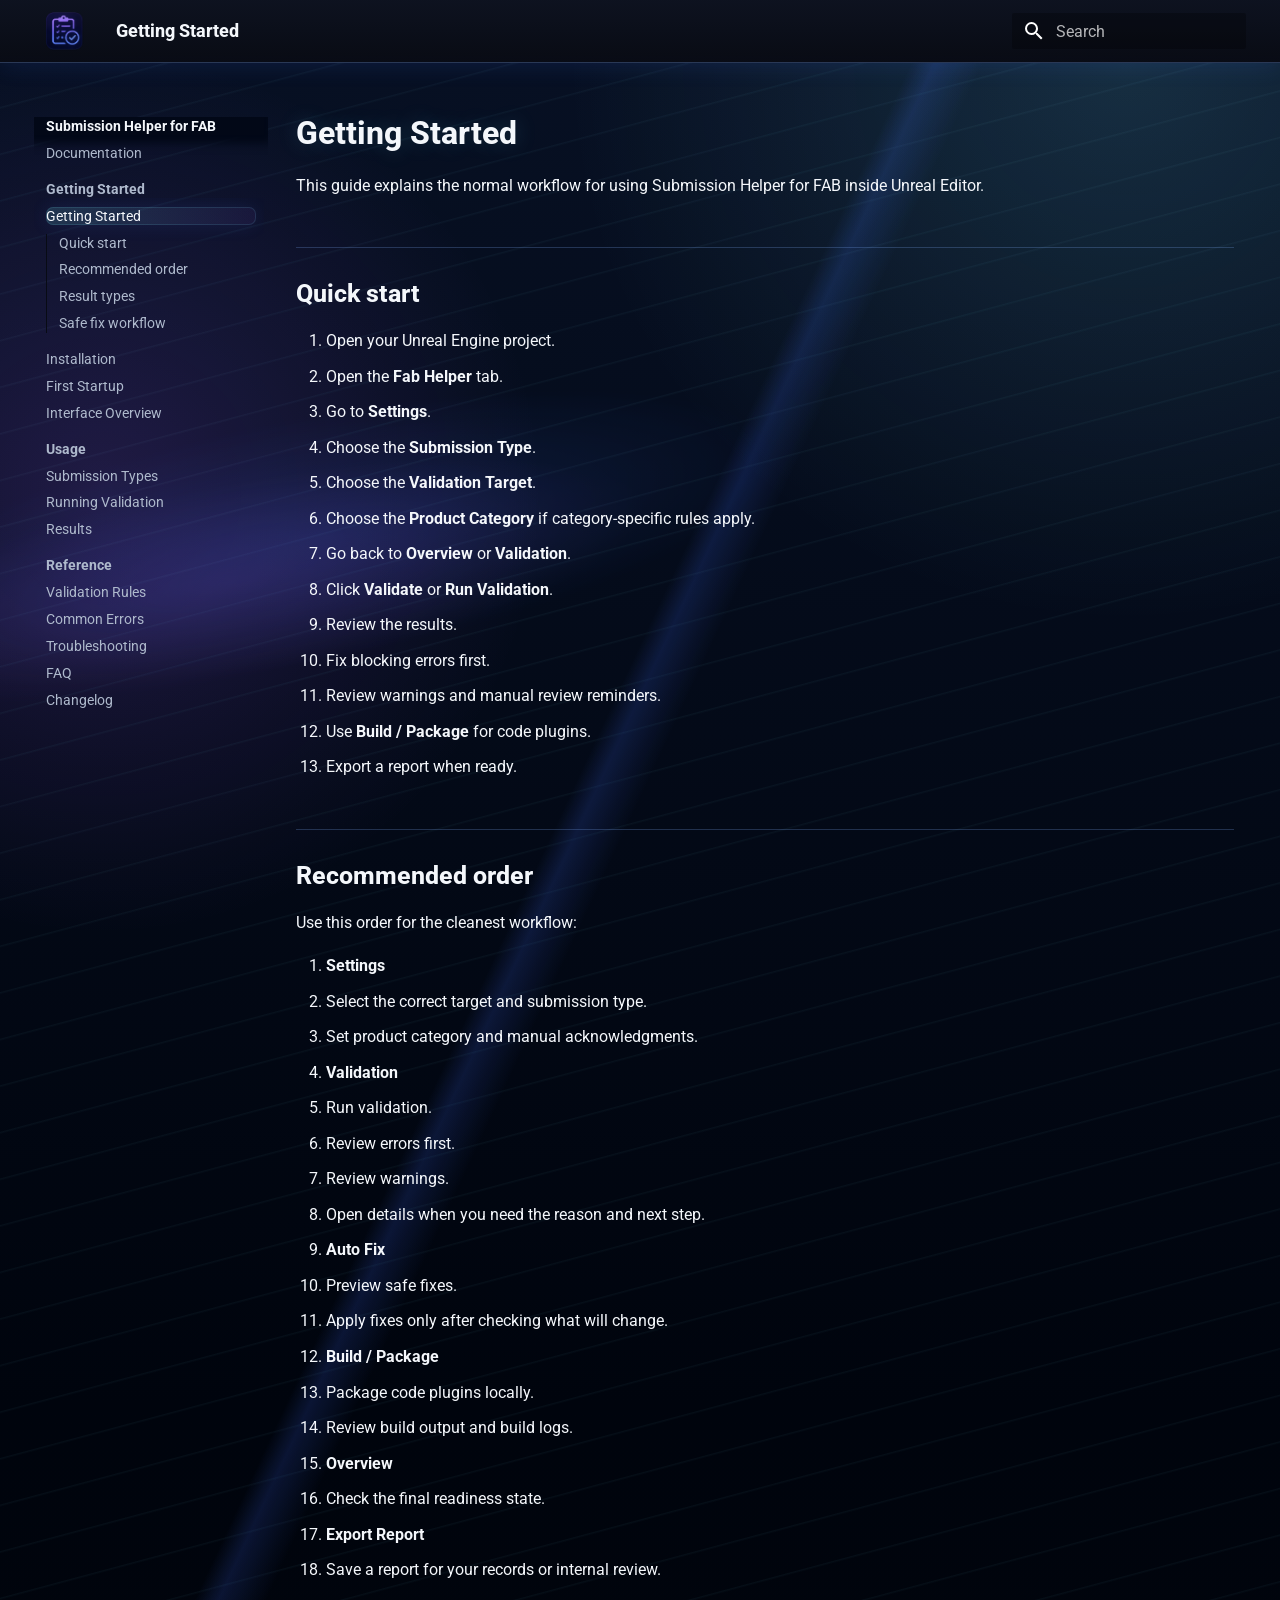
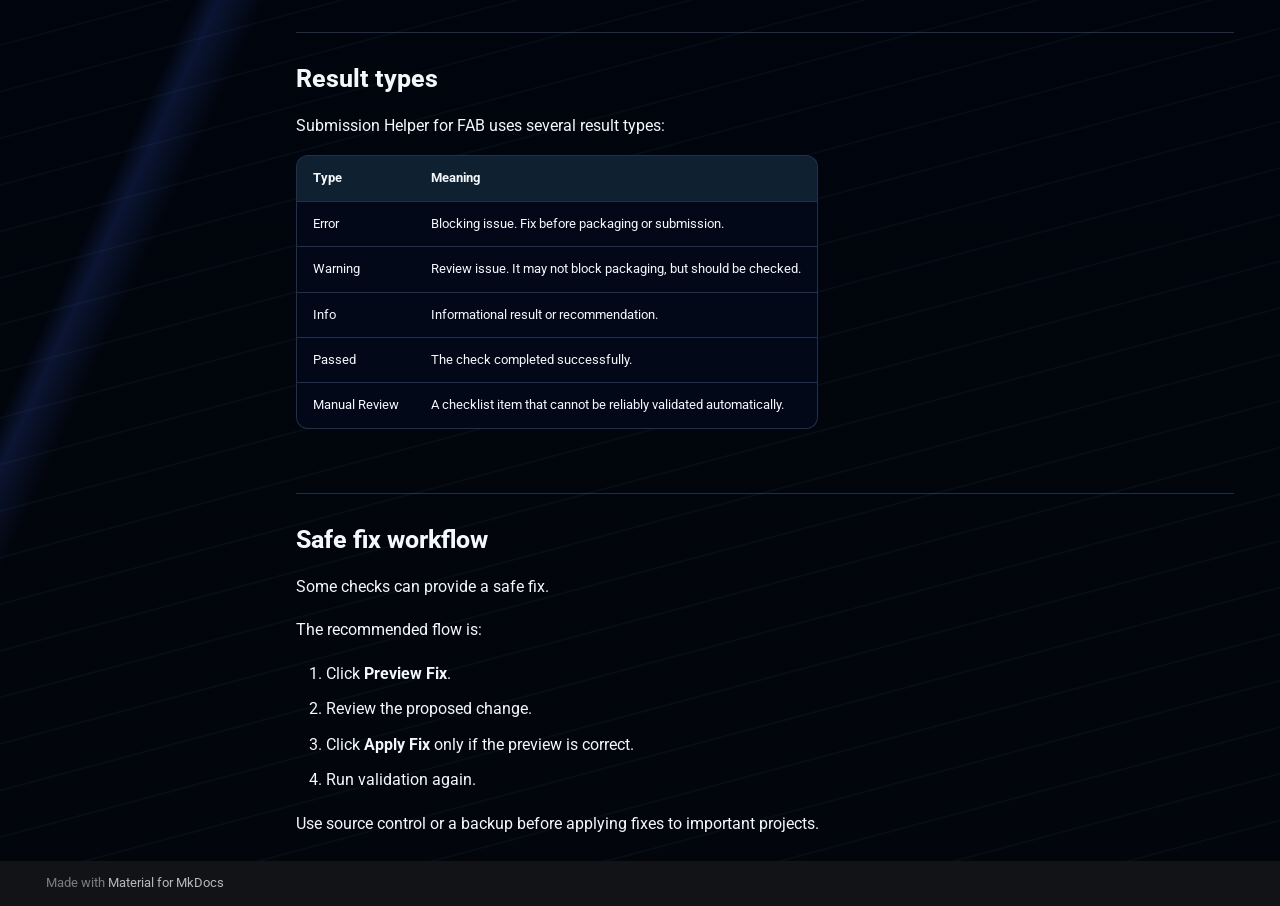
<file: site/getting-started/index.html>
<!doctype html>
<html lang="en" class="no-js">
  <head>
    
      <meta charset="utf-8">
      <meta name="viewport" content="width=device-width,initial-scale=1">
      
        <meta name="description" content="Documentation for the Submission Helper for FAB Unreal Engine plugin.">
      
      
        <meta name="author" content="Dokazin">
      
      
        <link rel="canonical" href="https://dokazin.github.io/FabSubmissionHelperDoc/getting-started/">
      
      
        <link rel="prev" href="..">
      
      
        <link rel="next" href="../installation/">
      
      
        
      
      
      <link rel="icon" href="../assets/images/Icon128.png">
      <meta name="generator" content="mkdocs-1.6.1, mkdocs-material-9.7.6">
    
    
      
        <title>Getting Started - Submission Helper for FAB</title>
      
    
    
      <link rel="stylesheet" href="../assets/stylesheets/main.484c7ddc.min.css">
      
        
        <link rel="stylesheet" href="../assets/stylesheets/palette.ab4e12ef.min.css">
      
      


    
    
      
    
    
      
        
        
        <link rel="preconnect" href="https://fonts.gstatic.com" crossorigin>
        <link rel="stylesheet" href="https://fonts.googleapis.com/css?family=Roboto:300,300i,400,400i,700,700i%7CRoboto+Mono:400,400i,700,700i&display=fallback">
        <style>:root{--md-text-font:"Roboto";--md-code-font:"Roboto Mono"}</style>
      
    
    
      <link rel="stylesheet" href="../stylesheets/extra.css">
    
    <script>__md_scope=new URL("..",location),__md_hash=e=>[...e].reduce(((e,_)=>(e<<5)-e+_.charCodeAt(0)),0),__md_get=(e,_=localStorage,t=__md_scope)=>JSON.parse(_.getItem(t.pathname+"."+e)),__md_set=(e,_,t=localStorage,a=__md_scope)=>{try{t.setItem(a.pathname+"."+e,JSON.stringify(_))}catch(e){}}</script>
    
      

    
    
  </head>
  
  
    
    
    
    
    
    <body dir="ltr" data-md-color-scheme="slate" data-md-color-primary="black" data-md-color-accent="cyan">
  
    
    <input class="md-toggle" data-md-toggle="drawer" type="checkbox" id="__drawer" autocomplete="off">
    <input class="md-toggle" data-md-toggle="search" type="checkbox" id="__search" autocomplete="off">
    <label class="md-overlay" for="__drawer"></label>
    <div data-md-component="skip">
      
        
        <a href="#getting-started" class="md-skip">
          Skip to content
        </a>
      
    </div>
    <div data-md-component="announce">
      
    </div>
    
    
      

  

<header class="md-header md-header--shadow" data-md-component="header">
  <nav class="md-header__inner md-grid" aria-label="Header">
    <a href=".." title="Submission Helper for FAB" class="md-header__button md-logo" aria-label="Submission Helper for FAB" data-md-component="logo">
      
  <img src="../assets/images/Icon128.png" alt="logo">

    </a>
    <label class="md-header__button md-icon" for="__drawer">
      
      <svg xmlns="http://www.w3.org/2000/svg" viewBox="0 0 24 24"><path d="M3 6h18v2H3zm0 5h18v2H3zm0 5h18v2H3z"/></svg>
    </label>
    <div class="md-header__title" data-md-component="header-title">
      <div class="md-header__ellipsis">
        <div class="md-header__topic">
          <span class="md-ellipsis">
            Submission Helper for FAB
          </span>
        </div>
        <div class="md-header__topic" data-md-component="header-topic">
          <span class="md-ellipsis">
            
              Getting Started
            
          </span>
        </div>
      </div>
    </div>
    
      
    
    
    
    
      
      
        <label class="md-header__button md-icon" for="__search">
          
          <svg xmlns="http://www.w3.org/2000/svg" viewBox="0 0 24 24"><path d="M9.5 3A6.5 6.5 0 0 1 16 9.5c0 1.61-.59 3.09-1.56 4.23l.27.27h.79l5 5-1.5 1.5-5-5v-.79l-.27-.27A6.52 6.52 0 0 1 9.5 16 6.5 6.5 0 0 1 3 9.5 6.5 6.5 0 0 1 9.5 3m0 2C7 5 5 7 5 9.5S7 14 9.5 14 14 12 14 9.5 12 5 9.5 5"/></svg>
        </label>
        <div class="md-search" data-md-component="search" role="dialog">
  <label class="md-search__overlay" for="__search"></label>
  <div class="md-search__inner" role="search">
    <form class="md-search__form" name="search">
      <input type="text" class="md-search__input" name="query" aria-label="Search" placeholder="Search" autocapitalize="off" autocorrect="off" autocomplete="off" spellcheck="false" data-md-component="search-query" required>
      <label class="md-search__icon md-icon" for="__search">
        
        <svg xmlns="http://www.w3.org/2000/svg" viewBox="0 0 24 24"><path d="M9.5 3A6.5 6.5 0 0 1 16 9.5c0 1.61-.59 3.09-1.56 4.23l.27.27h.79l5 5-1.5 1.5-5-5v-.79l-.27-.27A6.52 6.52 0 0 1 9.5 16 6.5 6.5 0 0 1 3 9.5 6.5 6.5 0 0 1 9.5 3m0 2C7 5 5 7 5 9.5S7 14 9.5 14 14 12 14 9.5 12 5 9.5 5"/></svg>
        
        <svg xmlns="http://www.w3.org/2000/svg" viewBox="0 0 24 24"><path d="M20 11v2H8l5.5 5.5-1.42 1.42L4.16 12l7.92-7.92L13.5 5.5 8 11z"/></svg>
      </label>
      <nav class="md-search__options" aria-label="Search">
        
          <a href="javascript:void(0)" class="md-search__icon md-icon" title="Share" aria-label="Share" data-clipboard data-clipboard-text="" data-md-component="search-share" tabindex="-1">
            
            <svg xmlns="http://www.w3.org/2000/svg" viewBox="0 0 24 24"><path d="M18 16.08c-.76 0-1.44.3-1.96.77L8.91 12.7c.05-.23.09-.46.09-.7s-.04-.47-.09-.7l7.05-4.11c.54.5 1.25.81 2.04.81a3 3 0 0 0 3-3 3 3 0 0 0-3-3 3 3 0 0 0-3 3c0 .24.04.47.09.7L8.04 9.81C7.5 9.31 6.79 9 6 9a3 3 0 0 0-3 3 3 3 0 0 0 3 3c.79 0 1.5-.31 2.04-.81l7.12 4.15c-.05.21-.08.43-.08.66 0 1.61 1.31 2.91 2.92 2.91s2.92-1.3 2.92-2.91A2.92 2.92 0 0 0 18 16.08"/></svg>
          </a>
        
        <button type="reset" class="md-search__icon md-icon" title="Clear" aria-label="Clear" tabindex="-1">
          
          <svg xmlns="http://www.w3.org/2000/svg" viewBox="0 0 24 24"><path d="M19 6.41 17.59 5 12 10.59 6.41 5 5 6.41 10.59 12 5 17.59 6.41 19 12 13.41 17.59 19 19 17.59 13.41 12z"/></svg>
        </button>
      </nav>
      
        <div class="md-search__suggest" data-md-component="search-suggest"></div>
      
    </form>
    <div class="md-search__output">
      <div class="md-search__scrollwrap" tabindex="0" data-md-scrollfix>
        <div class="md-search-result" data-md-component="search-result">
          <div class="md-search-result__meta">
            Initializing search
          </div>
          <ol class="md-search-result__list" role="presentation"></ol>
        </div>
      </div>
    </div>
  </div>
</div>
      
    
    
  </nav>
  
</header>
    
    <div class="md-container" data-md-component="container">
      
      
        
          
        
      
      <main class="md-main" data-md-component="main">
        <div class="md-main__inner md-grid">
          
            
              
              <div class="md-sidebar md-sidebar--primary" data-md-component="sidebar" data-md-type="navigation" >
                <div class="md-sidebar__scrollwrap">
                  <div class="md-sidebar__inner">
                    



  

<nav class="md-nav md-nav--primary md-nav--integrated" aria-label="Navigation" data-md-level="0">
  <label class="md-nav__title" for="__drawer">
    <a href=".." title="Submission Helper for FAB" class="md-nav__button md-logo" aria-label="Submission Helper for FAB" data-md-component="logo">
      
  <img src="../assets/images/Icon128.png" alt="logo">

    </a>
    Submission Helper for FAB
  </label>
  
  <ul class="md-nav__list" data-md-scrollfix>
    
      
      
  
  
  
  
    <li class="md-nav__item">
      <a href=".." class="md-nav__link">
        
  
  
  <span class="md-ellipsis">
    
  
    Documentation
  

    
  </span>
  
  

      </a>
    </li>
  

    
      
      
  
  
    
  
  
  
    
    
    
    
      
        
        
      
    
    
    <li class="md-nav__item md-nav__item--active md-nav__item--section md-nav__item--nested">
      
        
        
        <input class="md-nav__toggle md-toggle " type="checkbox" id="__nav_2" checked>
        
          
          <label class="md-nav__link" for="__nav_2" id="__nav_2_label" tabindex="">
            
  
  
  <span class="md-ellipsis">
    
  
    Getting Started
  

    
  </span>
  
  

            <span class="md-nav__icon md-icon"></span>
          </label>
        
        <nav class="md-nav" data-md-level="1" aria-labelledby="__nav_2_label" aria-expanded="true">
          <label class="md-nav__title" for="__nav_2">
            <span class="md-nav__icon md-icon"></span>
            
  
    Getting Started
  

          </label>
          <ul class="md-nav__list" data-md-scrollfix>
            
              
                
  
  
    
  
  
  
    <li class="md-nav__item md-nav__item--active">
      
      <input class="md-nav__toggle md-toggle" type="checkbox" id="__toc">
      
      
        
      
      
        <label class="md-nav__link md-nav__link--active" for="__toc">
          
  
  
  <span class="md-ellipsis">
    
  
    Getting Started
  

    
  </span>
  
  

          <span class="md-nav__icon md-icon"></span>
        </label>
      
      <a href="./" class="md-nav__link md-nav__link--active">
        
  
  
  <span class="md-ellipsis">
    
  
    Getting Started
  

    
  </span>
  
  

      </a>
      
        

  

<nav class="md-nav md-nav--secondary" aria-label="On this page">
  
  
  
    
  
  
    <label class="md-nav__title" for="__toc">
      <span class="md-nav__icon md-icon"></span>
      On this page
    </label>
    <ul class="md-nav__list" data-md-component="toc" data-md-scrollfix>
      
        <li class="md-nav__item">
  <a href="#quick-start" class="md-nav__link">
    <span class="md-ellipsis">
      
        Quick start
      
    </span>
  </a>
  
</li>
      
        <li class="md-nav__item">
  <a href="#recommended-order" class="md-nav__link">
    <span class="md-ellipsis">
      
        Recommended order
      
    </span>
  </a>
  
</li>
      
        <li class="md-nav__item">
  <a href="#result-types" class="md-nav__link">
    <span class="md-ellipsis">
      
        Result types
      
    </span>
  </a>
  
</li>
      
        <li class="md-nav__item">
  <a href="#safe-fix-workflow" class="md-nav__link">
    <span class="md-ellipsis">
      
        Safe fix workflow
      
    </span>
  </a>
  
</li>
      
    </ul>
  
</nav>
      
    </li>
  

              
            
              
                
  
  
  
  
    <li class="md-nav__item">
      <a href="../installation/" class="md-nav__link">
        
  
  
  <span class="md-ellipsis">
    
  
    Installation
  

    
  </span>
  
  

      </a>
    </li>
  

              
            
              
                
  
  
  
  
    <li class="md-nav__item">
      <a href="../first-startup/" class="md-nav__link">
        
  
  
  <span class="md-ellipsis">
    
  
    First Startup
  

    
  </span>
  
  

      </a>
    </li>
  

              
            
              
                
  
  
  
  
    <li class="md-nav__item">
      <a href="../interface-overview/" class="md-nav__link">
        
  
  
  <span class="md-ellipsis">
    
  
    Interface Overview
  

    
  </span>
  
  

      </a>
    </li>
  

              
            
          </ul>
        </nav>
      
    </li>
  

    
      
      
  
  
  
  
    
    
    
    
      
        
        
      
    
    
    <li class="md-nav__item md-nav__item--section md-nav__item--nested">
      
        
        
          
        
        <input class="md-nav__toggle md-toggle md-toggle--indeterminate" type="checkbox" id="__nav_3" >
        
          
          <label class="md-nav__link" for="__nav_3" id="__nav_3_label" tabindex="">
            
  
  
  <span class="md-ellipsis">
    
  
    Usage
  

    
  </span>
  
  

            <span class="md-nav__icon md-icon"></span>
          </label>
        
        <nav class="md-nav" data-md-level="1" aria-labelledby="__nav_3_label" aria-expanded="false">
          <label class="md-nav__title" for="__nav_3">
            <span class="md-nav__icon md-icon"></span>
            
  
    Usage
  

          </label>
          <ul class="md-nav__list" data-md-scrollfix>
            
              
                
  
  
  
  
    <li class="md-nav__item">
      <a href="../submission-types/" class="md-nav__link">
        
  
  
  <span class="md-ellipsis">
    
  
    Submission Types
  

    
  </span>
  
  

      </a>
    </li>
  

              
            
              
                
  
  
  
  
    <li class="md-nav__item">
      <a href="../running-validation/" class="md-nav__link">
        
  
  
  <span class="md-ellipsis">
    
  
    Running Validation
  

    
  </span>
  
  

      </a>
    </li>
  

              
            
              
                
  
  
  
  
    <li class="md-nav__item">
      <a href="../results/" class="md-nav__link">
        
  
  
  <span class="md-ellipsis">
    
  
    Results
  

    
  </span>
  
  

      </a>
    </li>
  

              
            
          </ul>
        </nav>
      
    </li>
  

    
      
      
  
  
  
  
    
    
    
    
      
        
        
      
    
    
    <li class="md-nav__item md-nav__item--section md-nav__item--nested">
      
        
        
          
        
        <input class="md-nav__toggle md-toggle md-toggle--indeterminate" type="checkbox" id="__nav_4" >
        
          
          <label class="md-nav__link" for="__nav_4" id="__nav_4_label" tabindex="">
            
  
  
  <span class="md-ellipsis">
    
  
    Reference
  

    
  </span>
  
  

            <span class="md-nav__icon md-icon"></span>
          </label>
        
        <nav class="md-nav" data-md-level="1" aria-labelledby="__nav_4_label" aria-expanded="false">
          <label class="md-nav__title" for="__nav_4">
            <span class="md-nav__icon md-icon"></span>
            
  
    Reference
  

          </label>
          <ul class="md-nav__list" data-md-scrollfix>
            
              
                
  
  
  
  
    <li class="md-nav__item">
      <a href="../validation-rules/" class="md-nav__link">
        
  
  
  <span class="md-ellipsis">
    
  
    Validation Rules
  

    
  </span>
  
  

      </a>
    </li>
  

              
            
              
                
  
  
  
  
    <li class="md-nav__item">
      <a href="../common-errors/" class="md-nav__link">
        
  
  
  <span class="md-ellipsis">
    
  
    Common Errors
  

    
  </span>
  
  

      </a>
    </li>
  

              
            
              
                
  
  
  
  
    <li class="md-nav__item">
      <a href="../troubleshooting/" class="md-nav__link">
        
  
  
  <span class="md-ellipsis">
    
  
    Troubleshooting
  

    
  </span>
  
  

      </a>
    </li>
  

              
            
              
                
  
  
  
  
    <li class="md-nav__item">
      <a href="../faq/" class="md-nav__link">
        
  
  
  <span class="md-ellipsis">
    
  
    FAQ
  

    
  </span>
  
  

      </a>
    </li>
  

              
            
              
                
  
  
  
  
    <li class="md-nav__item">
      <a href="../changelog/" class="md-nav__link">
        
  
  
  <span class="md-ellipsis">
    
  
    Changelog
  

    
  </span>
  
  

      </a>
    </li>
  

              
            
          </ul>
        </nav>
      
    </li>
  

    
  </ul>
</nav>
                  </div>
                </div>
              </div>
            
            
          
          
            <div class="md-content" data-md-component="content">
              
              <article class="md-content__inner md-typeset">
                
                  



<h1 id="getting-started">Getting Started<a class="headerlink" href="#getting-started" title="Permanent link">&para;</a></h1>
<p>This guide explains the normal workflow for using Submission Helper for FAB inside Unreal Editor.</p>
<h2 id="quick-start">Quick start<a class="headerlink" href="#quick-start" title="Permanent link">&para;</a></h2>
<ol>
<li>Open your Unreal Engine project.</li>
<li>Open the <strong>Fab Helper</strong> tab.</li>
<li>Go to <strong>Settings</strong>.</li>
<li>Choose the <strong>Submission Type</strong>.</li>
<li>Choose the <strong>Validation Target</strong>.</li>
<li>Choose the <strong>Product Category</strong> if category-specific rules apply.</li>
<li>Go back to <strong>Overview</strong> or <strong>Validation</strong>.</li>
<li>Click <strong>Validate</strong> or <strong>Run Validation</strong>.</li>
<li>Review the results.</li>
<li>Fix blocking errors first.</li>
<li>Review warnings and manual review reminders.</li>
<li>Use <strong>Build / Package</strong> for code plugins.</li>
<li>Export a report when ready.</li>
</ol>
<h2 id="recommended-order">Recommended order<a class="headerlink" href="#recommended-order" title="Permanent link">&para;</a></h2>
<p>Use this order for the cleanest workflow:</p>
<ol>
<li><strong>Settings</strong></li>
<li>Select the correct target and submission type.</li>
<li>
<p>Set product category and manual acknowledgments.</p>
</li>
<li>
<p><strong>Validation</strong></p>
</li>
<li>Run validation.</li>
<li>Review errors first.</li>
<li>Review warnings.</li>
<li>
<p>Open details when you need the reason and next step.</p>
</li>
<li>
<p><strong>Auto Fix</strong></p>
</li>
<li>Preview safe fixes.</li>
<li>
<p>Apply fixes only after checking what will change.</p>
</li>
<li>
<p><strong>Build / Package</strong></p>
</li>
<li>Package code plugins locally.</li>
<li>
<p>Review build output and build logs.</p>
</li>
<li>
<p><strong>Overview</strong></p>
</li>
<li>
<p>Check the final readiness state.</p>
</li>
<li>
<p><strong>Export Report</strong></p>
</li>
<li>Save a report for your records or internal review.</li>
</ol>
<h2 id="result-types">Result types<a class="headerlink" href="#result-types" title="Permanent link">&para;</a></h2>
<p>Submission Helper for FAB uses several result types:</p>
<table>
<thead>
<tr>
<th>Type</th>
<th>Meaning</th>
</tr>
</thead>
<tbody>
<tr>
<td>Error</td>
<td>Blocking issue. Fix before packaging or submission.</td>
</tr>
<tr>
<td>Warning</td>
<td>Review issue. It may not block packaging, but should be checked.</td>
</tr>
<tr>
<td>Info</td>
<td>Informational result or recommendation.</td>
</tr>
<tr>
<td>Passed</td>
<td>The check completed successfully.</td>
</tr>
<tr>
<td>Manual Review</td>
<td>A checklist item that cannot be reliably validated automatically.</td>
</tr>
</tbody>
</table>
<h2 id="safe-fix-workflow">Safe fix workflow<a class="headerlink" href="#safe-fix-workflow" title="Permanent link">&para;</a></h2>
<p>Some checks can provide a safe fix.</p>
<p>The recommended flow is:</p>
<ol>
<li>Click <strong>Preview Fix</strong>.</li>
<li>Review the proposed change.</li>
<li>Click <strong>Apply Fix</strong> only if the preview is correct.</li>
<li>Run validation again.</li>
</ol>
<p>Use source control or a backup before applying fixes to important projects.</p>












                
              </article>
            </div>
          
          
  <script>var tabs=__md_get("__tabs");if(Array.isArray(tabs))e:for(var set of document.querySelectorAll(".tabbed-set")){var labels=set.querySelector(".tabbed-labels");for(var tab of tabs)for(var label of labels.getElementsByTagName("label"))if(label.innerText.trim()===tab){var input=document.getElementById(label.htmlFor);input.checked=!0;continue e}}</script>

<script>var target=document.getElementById(location.hash.slice(1));target&&target.name&&(target.checked=target.name.startsWith("__tabbed_"))</script>
        </div>
        
          <button type="button" class="md-top md-icon" data-md-component="top" hidden>
  
  <svg xmlns="http://www.w3.org/2000/svg" viewBox="0 0 24 24"><path d="M13 20h-2V8l-5.5 5.5-1.42-1.42L12 4.16l7.92 7.92-1.42 1.42L13 8z"/></svg>
  Back to top
</button>
        
      </main>
      
        <footer class="md-footer">
  
  <div class="md-footer-meta md-typeset">
    <div class="md-footer-meta__inner md-grid">
      <div class="md-copyright">
  
  
    Made with
    <a href="https://squidfunk.github.io/mkdocs-material/" target="_blank" rel="noopener">
      Material for MkDocs
    </a>
  
</div>
      
    </div>
  </div>
</footer>
      
    </div>
    <div class="md-dialog" data-md-component="dialog">
      <div class="md-dialog__inner md-typeset"></div>
    </div>
    
    
    
      
      
      <script id="__config" type="application/json">{"annotate": null, "base": "..", "features": ["navigation.sections", "navigation.expand", "navigation.top", "navigation.tracking", "toc.follow", "toc.integrate", "search.suggest", "search.highlight", "search.share", "content.code.copy", "content.code.select", "content.tabs.link"], "search": "../assets/javascripts/workers/search.2c215733.min.js", "tags": null, "translations": {"clipboard.copied": "Copied to clipboard", "clipboard.copy": "Copy to clipboard", "search.result.more.one": "1 more on this page", "search.result.more.other": "# more on this page", "search.result.none": "No matching documents", "search.result.one": "1 matching document", "search.result.other": "# matching documents", "search.result.placeholder": "Type to start searching", "search.result.term.missing": "Missing", "select.version": "Select version"}, "version": null}</script>
    
    
      <script src="../assets/javascripts/bundle.79ae519e.min.js"></script>
      
        <script src="../javascripts/nav-active.js"></script>
      
    
  </body>
</html>
</file>
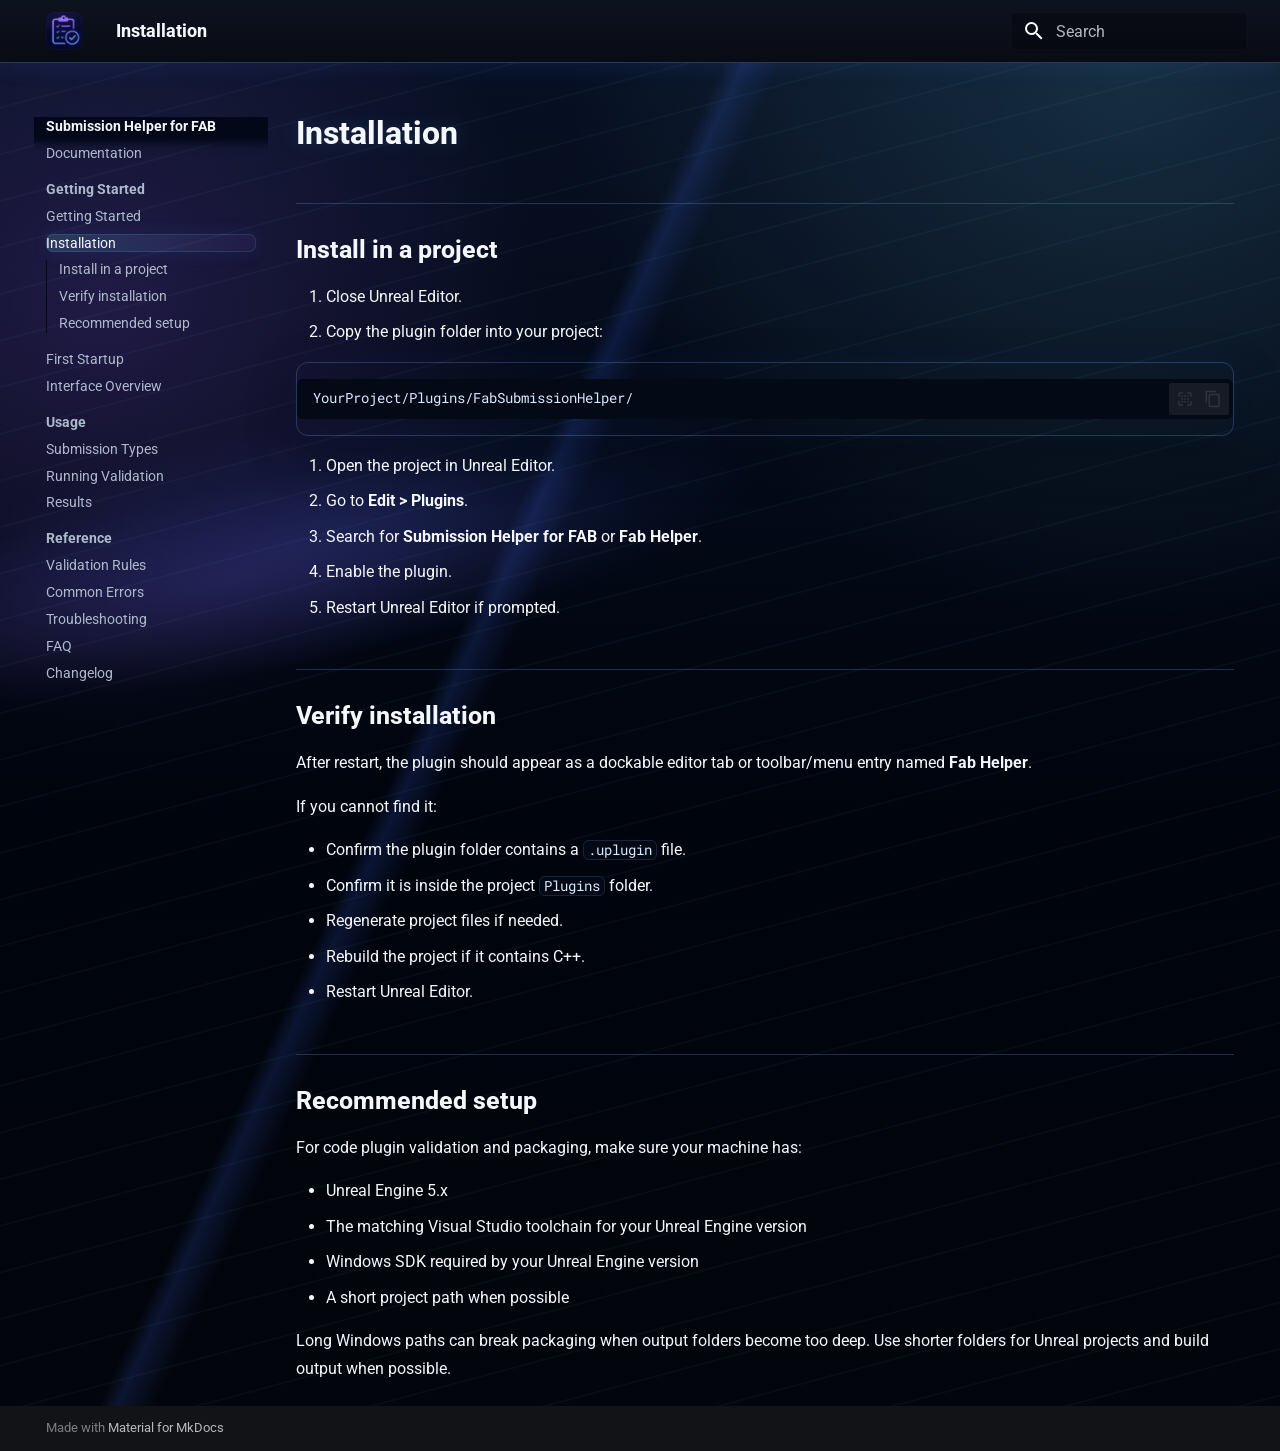
<file: site/installation/index.html>
<!doctype html>
<html lang="en" class="no-js">
  <head>
    
      <meta charset="utf-8">
      <meta name="viewport" content="width=device-width,initial-scale=1">
      
        <meta name="description" content="Documentation for the Submission Helper for FAB Unreal Engine plugin.">
      
      
        <meta name="author" content="Dokazin">
      
      
        <link rel="canonical" href="https://dokazin.github.io/FabSubmissionHelperDoc/installation/">
      
      
        <link rel="prev" href="../getting-started/">
      
      
        <link rel="next" href="../first-startup/">
      
      
        
      
      
      <link rel="icon" href="../assets/images/Icon128.png">
      <meta name="generator" content="mkdocs-1.6.1, mkdocs-material-9.7.6">
    
    
      
        <title>Installation - Submission Helper for FAB</title>
      
    
    
      <link rel="stylesheet" href="../assets/stylesheets/main.484c7ddc.min.css">
      
        
        <link rel="stylesheet" href="../assets/stylesheets/palette.ab4e12ef.min.css">
      
      


    
    
      
    
    
      
        
        
        <link rel="preconnect" href="https://fonts.gstatic.com" crossorigin>
        <link rel="stylesheet" href="https://fonts.googleapis.com/css?family=Roboto:300,300i,400,400i,700,700i%7CRoboto+Mono:400,400i,700,700i&display=fallback">
        <style>:root{--md-text-font:"Roboto";--md-code-font:"Roboto Mono"}</style>
      
    
    
      <link rel="stylesheet" href="../stylesheets/extra.css">
    
    <script>__md_scope=new URL("..",location),__md_hash=e=>[...e].reduce(((e,_)=>(e<<5)-e+_.charCodeAt(0)),0),__md_get=(e,_=localStorage,t=__md_scope)=>JSON.parse(_.getItem(t.pathname+"."+e)),__md_set=(e,_,t=localStorage,a=__md_scope)=>{try{t.setItem(a.pathname+"."+e,JSON.stringify(_))}catch(e){}}</script>
    
      

    
    
  </head>
  
  
    
    
    
    
    
    <body dir="ltr" data-md-color-scheme="slate" data-md-color-primary="black" data-md-color-accent="cyan">
  
    
    <input class="md-toggle" data-md-toggle="drawer" type="checkbox" id="__drawer" autocomplete="off">
    <input class="md-toggle" data-md-toggle="search" type="checkbox" id="__search" autocomplete="off">
    <label class="md-overlay" for="__drawer"></label>
    <div data-md-component="skip">
      
        
        <a href="#installation" class="md-skip">
          Skip to content
        </a>
      
    </div>
    <div data-md-component="announce">
      
    </div>
    
    
      

  

<header class="md-header md-header--shadow" data-md-component="header">
  <nav class="md-header__inner md-grid" aria-label="Header">
    <a href=".." title="Submission Helper for FAB" class="md-header__button md-logo" aria-label="Submission Helper for FAB" data-md-component="logo">
      
  <img src="../assets/images/Icon128.png" alt="logo">

    </a>
    <label class="md-header__button md-icon" for="__drawer">
      
      <svg xmlns="http://www.w3.org/2000/svg" viewBox="0 0 24 24"><path d="M3 6h18v2H3zm0 5h18v2H3zm0 5h18v2H3z"/></svg>
    </label>
    <div class="md-header__title" data-md-component="header-title">
      <div class="md-header__ellipsis">
        <div class="md-header__topic">
          <span class="md-ellipsis">
            Submission Helper for FAB
          </span>
        </div>
        <div class="md-header__topic" data-md-component="header-topic">
          <span class="md-ellipsis">
            
              Installation
            
          </span>
        </div>
      </div>
    </div>
    
      
    
    
    
    
      
      
        <label class="md-header__button md-icon" for="__search">
          
          <svg xmlns="http://www.w3.org/2000/svg" viewBox="0 0 24 24"><path d="M9.5 3A6.5 6.5 0 0 1 16 9.5c0 1.61-.59 3.09-1.56 4.23l.27.27h.79l5 5-1.5 1.5-5-5v-.79l-.27-.27A6.52 6.52 0 0 1 9.5 16 6.5 6.5 0 0 1 3 9.5 6.5 6.5 0 0 1 9.5 3m0 2C7 5 5 7 5 9.5S7 14 9.5 14 14 12 14 9.5 12 5 9.5 5"/></svg>
        </label>
        <div class="md-search" data-md-component="search" role="dialog">
  <label class="md-search__overlay" for="__search"></label>
  <div class="md-search__inner" role="search">
    <form class="md-search__form" name="search">
      <input type="text" class="md-search__input" name="query" aria-label="Search" placeholder="Search" autocapitalize="off" autocorrect="off" autocomplete="off" spellcheck="false" data-md-component="search-query" required>
      <label class="md-search__icon md-icon" for="__search">
        
        <svg xmlns="http://www.w3.org/2000/svg" viewBox="0 0 24 24"><path d="M9.5 3A6.5 6.5 0 0 1 16 9.5c0 1.61-.59 3.09-1.56 4.23l.27.27h.79l5 5-1.5 1.5-5-5v-.79l-.27-.27A6.52 6.52 0 0 1 9.5 16 6.5 6.5 0 0 1 3 9.5 6.5 6.5 0 0 1 9.5 3m0 2C7 5 5 7 5 9.5S7 14 9.5 14 14 12 14 9.5 12 5 9.5 5"/></svg>
        
        <svg xmlns="http://www.w3.org/2000/svg" viewBox="0 0 24 24"><path d="M20 11v2H8l5.5 5.5-1.42 1.42L4.16 12l7.92-7.92L13.5 5.5 8 11z"/></svg>
      </label>
      <nav class="md-search__options" aria-label="Search">
        
          <a href="javascript:void(0)" class="md-search__icon md-icon" title="Share" aria-label="Share" data-clipboard data-clipboard-text="" data-md-component="search-share" tabindex="-1">
            
            <svg xmlns="http://www.w3.org/2000/svg" viewBox="0 0 24 24"><path d="M18 16.08c-.76 0-1.44.3-1.96.77L8.91 12.7c.05-.23.09-.46.09-.7s-.04-.47-.09-.7l7.05-4.11c.54.5 1.25.81 2.04.81a3 3 0 0 0 3-3 3 3 0 0 0-3-3 3 3 0 0 0-3 3c0 .24.04.47.09.7L8.04 9.81C7.5 9.31 6.79 9 6 9a3 3 0 0 0-3 3 3 3 0 0 0 3 3c.79 0 1.5-.31 2.04-.81l7.12 4.15c-.05.21-.08.43-.08.66 0 1.61 1.31 2.91 2.92 2.91s2.92-1.3 2.92-2.91A2.92 2.92 0 0 0 18 16.08"/></svg>
          </a>
        
        <button type="reset" class="md-search__icon md-icon" title="Clear" aria-label="Clear" tabindex="-1">
          
          <svg xmlns="http://www.w3.org/2000/svg" viewBox="0 0 24 24"><path d="M19 6.41 17.59 5 12 10.59 6.41 5 5 6.41 10.59 12 5 17.59 6.41 19 12 13.41 17.59 19 19 17.59 13.41 12z"/></svg>
        </button>
      </nav>
      
        <div class="md-search__suggest" data-md-component="search-suggest"></div>
      
    </form>
    <div class="md-search__output">
      <div class="md-search__scrollwrap" tabindex="0" data-md-scrollfix>
        <div class="md-search-result" data-md-component="search-result">
          <div class="md-search-result__meta">
            Initializing search
          </div>
          <ol class="md-search-result__list" role="presentation"></ol>
        </div>
      </div>
    </div>
  </div>
</div>
      
    
    
  </nav>
  
</header>
    
    <div class="md-container" data-md-component="container">
      
      
        
          
        
      
      <main class="md-main" data-md-component="main">
        <div class="md-main__inner md-grid">
          
            
              
              <div class="md-sidebar md-sidebar--primary" data-md-component="sidebar" data-md-type="navigation" >
                <div class="md-sidebar__scrollwrap">
                  <div class="md-sidebar__inner">
                    



  

<nav class="md-nav md-nav--primary md-nav--integrated" aria-label="Navigation" data-md-level="0">
  <label class="md-nav__title" for="__drawer">
    <a href=".." title="Submission Helper for FAB" class="md-nav__button md-logo" aria-label="Submission Helper for FAB" data-md-component="logo">
      
  <img src="../assets/images/Icon128.png" alt="logo">

    </a>
    Submission Helper for FAB
  </label>
  
  <ul class="md-nav__list" data-md-scrollfix>
    
      
      
  
  
  
  
    <li class="md-nav__item">
      <a href=".." class="md-nav__link">
        
  
  
  <span class="md-ellipsis">
    
  
    Documentation
  

    
  </span>
  
  

      </a>
    </li>
  

    
      
      
  
  
    
  
  
  
    
    
    
    
      
        
        
      
    
    
    <li class="md-nav__item md-nav__item--active md-nav__item--section md-nav__item--nested">
      
        
        
        <input class="md-nav__toggle md-toggle " type="checkbox" id="__nav_2" checked>
        
          
          <label class="md-nav__link" for="__nav_2" id="__nav_2_label" tabindex="">
            
  
  
  <span class="md-ellipsis">
    
  
    Getting Started
  

    
  </span>
  
  

            <span class="md-nav__icon md-icon"></span>
          </label>
        
        <nav class="md-nav" data-md-level="1" aria-labelledby="__nav_2_label" aria-expanded="true">
          <label class="md-nav__title" for="__nav_2">
            <span class="md-nav__icon md-icon"></span>
            
  
    Getting Started
  

          </label>
          <ul class="md-nav__list" data-md-scrollfix>
            
              
                
  
  
  
  
    <li class="md-nav__item">
      <a href="../getting-started/" class="md-nav__link">
        
  
  
  <span class="md-ellipsis">
    
  
    Getting Started
  

    
  </span>
  
  

      </a>
    </li>
  

              
            
              
                
  
  
    
  
  
  
    <li class="md-nav__item md-nav__item--active">
      
      <input class="md-nav__toggle md-toggle" type="checkbox" id="__toc">
      
      
        
      
      
        <label class="md-nav__link md-nav__link--active" for="__toc">
          
  
  
  <span class="md-ellipsis">
    
  
    Installation
  

    
  </span>
  
  

          <span class="md-nav__icon md-icon"></span>
        </label>
      
      <a href="./" class="md-nav__link md-nav__link--active">
        
  
  
  <span class="md-ellipsis">
    
  
    Installation
  

    
  </span>
  
  

      </a>
      
        

  

<nav class="md-nav md-nav--secondary" aria-label="On this page">
  
  
  
    
  
  
    <label class="md-nav__title" for="__toc">
      <span class="md-nav__icon md-icon"></span>
      On this page
    </label>
    <ul class="md-nav__list" data-md-component="toc" data-md-scrollfix>
      
        <li class="md-nav__item">
  <a href="#install-in-a-project" class="md-nav__link">
    <span class="md-ellipsis">
      
        Install in a project
      
    </span>
  </a>
  
</li>
      
        <li class="md-nav__item">
  <a href="#verify-installation" class="md-nav__link">
    <span class="md-ellipsis">
      
        Verify installation
      
    </span>
  </a>
  
</li>
      
        <li class="md-nav__item">
  <a href="#recommended-setup" class="md-nav__link">
    <span class="md-ellipsis">
      
        Recommended setup
      
    </span>
  </a>
  
</li>
      
    </ul>
  
</nav>
      
    </li>
  

              
            
              
                
  
  
  
  
    <li class="md-nav__item">
      <a href="../first-startup/" class="md-nav__link">
        
  
  
  <span class="md-ellipsis">
    
  
    First Startup
  

    
  </span>
  
  

      </a>
    </li>
  

              
            
              
                
  
  
  
  
    <li class="md-nav__item">
      <a href="../interface-overview/" class="md-nav__link">
        
  
  
  <span class="md-ellipsis">
    
  
    Interface Overview
  

    
  </span>
  
  

      </a>
    </li>
  

              
            
          </ul>
        </nav>
      
    </li>
  

    
      
      
  
  
  
  
    
    
    
    
      
        
        
      
    
    
    <li class="md-nav__item md-nav__item--section md-nav__item--nested">
      
        
        
          
        
        <input class="md-nav__toggle md-toggle md-toggle--indeterminate" type="checkbox" id="__nav_3" >
        
          
          <label class="md-nav__link" for="__nav_3" id="__nav_3_label" tabindex="">
            
  
  
  <span class="md-ellipsis">
    
  
    Usage
  

    
  </span>
  
  

            <span class="md-nav__icon md-icon"></span>
          </label>
        
        <nav class="md-nav" data-md-level="1" aria-labelledby="__nav_3_label" aria-expanded="false">
          <label class="md-nav__title" for="__nav_3">
            <span class="md-nav__icon md-icon"></span>
            
  
    Usage
  

          </label>
          <ul class="md-nav__list" data-md-scrollfix>
            
              
                
  
  
  
  
    <li class="md-nav__item">
      <a href="../submission-types/" class="md-nav__link">
        
  
  
  <span class="md-ellipsis">
    
  
    Submission Types
  

    
  </span>
  
  

      </a>
    </li>
  

              
            
              
                
  
  
  
  
    <li class="md-nav__item">
      <a href="../running-validation/" class="md-nav__link">
        
  
  
  <span class="md-ellipsis">
    
  
    Running Validation
  

    
  </span>
  
  

      </a>
    </li>
  

              
            
              
                
  
  
  
  
    <li class="md-nav__item">
      <a href="../results/" class="md-nav__link">
        
  
  
  <span class="md-ellipsis">
    
  
    Results
  

    
  </span>
  
  

      </a>
    </li>
  

              
            
          </ul>
        </nav>
      
    </li>
  

    
      
      
  
  
  
  
    
    
    
    
      
        
        
      
    
    
    <li class="md-nav__item md-nav__item--section md-nav__item--nested">
      
        
        
          
        
        <input class="md-nav__toggle md-toggle md-toggle--indeterminate" type="checkbox" id="__nav_4" >
        
          
          <label class="md-nav__link" for="__nav_4" id="__nav_4_label" tabindex="">
            
  
  
  <span class="md-ellipsis">
    
  
    Reference
  

    
  </span>
  
  

            <span class="md-nav__icon md-icon"></span>
          </label>
        
        <nav class="md-nav" data-md-level="1" aria-labelledby="__nav_4_label" aria-expanded="false">
          <label class="md-nav__title" for="__nav_4">
            <span class="md-nav__icon md-icon"></span>
            
  
    Reference
  

          </label>
          <ul class="md-nav__list" data-md-scrollfix>
            
              
                
  
  
  
  
    <li class="md-nav__item">
      <a href="../validation-rules/" class="md-nav__link">
        
  
  
  <span class="md-ellipsis">
    
  
    Validation Rules
  

    
  </span>
  
  

      </a>
    </li>
  

              
            
              
                
  
  
  
  
    <li class="md-nav__item">
      <a href="../common-errors/" class="md-nav__link">
        
  
  
  <span class="md-ellipsis">
    
  
    Common Errors
  

    
  </span>
  
  

      </a>
    </li>
  

              
            
              
                
  
  
  
  
    <li class="md-nav__item">
      <a href="../troubleshooting/" class="md-nav__link">
        
  
  
  <span class="md-ellipsis">
    
  
    Troubleshooting
  

    
  </span>
  
  

      </a>
    </li>
  

              
            
              
                
  
  
  
  
    <li class="md-nav__item">
      <a href="../faq/" class="md-nav__link">
        
  
  
  <span class="md-ellipsis">
    
  
    FAQ
  

    
  </span>
  
  

      </a>
    </li>
  

              
            
              
                
  
  
  
  
    <li class="md-nav__item">
      <a href="../changelog/" class="md-nav__link">
        
  
  
  <span class="md-ellipsis">
    
  
    Changelog
  

    
  </span>
  
  

      </a>
    </li>
  

              
            
          </ul>
        </nav>
      
    </li>
  

    
  </ul>
</nav>
                  </div>
                </div>
              </div>
            
            
          
          
            <div class="md-content" data-md-component="content">
              
              <article class="md-content__inner md-typeset">
                
                  



<h1 id="installation">Installation<a class="headerlink" href="#installation" title="Permanent link">&para;</a></h1>
<h2 id="install-in-a-project">Install in a project<a class="headerlink" href="#install-in-a-project" title="Permanent link">&para;</a></h2>
<ol>
<li>Close Unreal Editor.</li>
<li>Copy the plugin folder into your project:</li>
</ol>
<div class="language-text highlight"><pre><span></span><code><span id="__span-0-1"><a id="__codelineno-0-1" name="__codelineno-0-1" href="#__codelineno-0-1"></a>YourProject/Plugins/FabSubmissionHelper/
</span></code></pre></div>
<ol>
<li>Open the project in Unreal Editor.</li>
<li>Go to <strong>Edit &gt; Plugins</strong>.</li>
<li>Search for <strong>Submission Helper for FAB</strong> or <strong>Fab Helper</strong>.</li>
<li>Enable the plugin.</li>
<li>Restart Unreal Editor if prompted.</li>
</ol>
<h2 id="verify-installation">Verify installation<a class="headerlink" href="#verify-installation" title="Permanent link">&para;</a></h2>
<p>After restart, the plugin should appear as a dockable editor tab or toolbar/menu entry named <strong>Fab Helper</strong>.</p>
<p>If you cannot find it:</p>
<ul>
<li>Confirm the plugin folder contains a <code>.uplugin</code> file.</li>
<li>Confirm it is inside the project <code>Plugins</code> folder.</li>
<li>Regenerate project files if needed.</li>
<li>Rebuild the project if it contains C++.</li>
<li>Restart Unreal Editor.</li>
</ul>
<h2 id="recommended-setup">Recommended setup<a class="headerlink" href="#recommended-setup" title="Permanent link">&para;</a></h2>
<p>For code plugin validation and packaging, make sure your machine has:</p>
<ul>
<li>Unreal Engine 5.x</li>
<li>The matching Visual Studio toolchain for your Unreal Engine version</li>
<li>Windows SDK required by your Unreal Engine version</li>
<li>A short project path when possible</li>
</ul>
<p>Long Windows paths can break packaging when output folders become too deep. Use shorter folders for Unreal projects and build output when possible.</p>












                
              </article>
            </div>
          
          
  <script>var tabs=__md_get("__tabs");if(Array.isArray(tabs))e:for(var set of document.querySelectorAll(".tabbed-set")){var labels=set.querySelector(".tabbed-labels");for(var tab of tabs)for(var label of labels.getElementsByTagName("label"))if(label.innerText.trim()===tab){var input=document.getElementById(label.htmlFor);input.checked=!0;continue e}}</script>

<script>var target=document.getElementById(location.hash.slice(1));target&&target.name&&(target.checked=target.name.startsWith("__tabbed_"))</script>
        </div>
        
          <button type="button" class="md-top md-icon" data-md-component="top" hidden>
  
  <svg xmlns="http://www.w3.org/2000/svg" viewBox="0 0 24 24"><path d="M13 20h-2V8l-5.5 5.5-1.42-1.42L12 4.16l7.92 7.92-1.42 1.42L13 8z"/></svg>
  Back to top
</button>
        
      </main>
      
        <footer class="md-footer">
  
  <div class="md-footer-meta md-typeset">
    <div class="md-footer-meta__inner md-grid">
      <div class="md-copyright">
  
  
    Made with
    <a href="https://squidfunk.github.io/mkdocs-material/" target="_blank" rel="noopener">
      Material for MkDocs
    </a>
  
</div>
      
    </div>
  </div>
</footer>
      
    </div>
    <div class="md-dialog" data-md-component="dialog">
      <div class="md-dialog__inner md-typeset"></div>
    </div>
    
    
    
      
      
      <script id="__config" type="application/json">{"annotate": null, "base": "..", "features": ["navigation.sections", "navigation.expand", "navigation.top", "navigation.tracking", "toc.follow", "toc.integrate", "search.suggest", "search.highlight", "search.share", "content.code.copy", "content.code.select", "content.tabs.link"], "search": "../assets/javascripts/workers/search.2c215733.min.js", "tags": null, "translations": {"clipboard.copied": "Copied to clipboard", "clipboard.copy": "Copy to clipboard", "search.result.more.one": "1 more on this page", "search.result.more.other": "# more on this page", "search.result.none": "No matching documents", "search.result.one": "1 matching document", "search.result.other": "# matching documents", "search.result.placeholder": "Type to start searching", "search.result.term.missing": "Missing", "select.version": "Select version"}, "version": null}</script>
    
    
      <script src="../assets/javascripts/bundle.79ae519e.min.js"></script>
      
        <script src="../javascripts/nav-active.js"></script>
      
    
  </body>
</html>
</file>
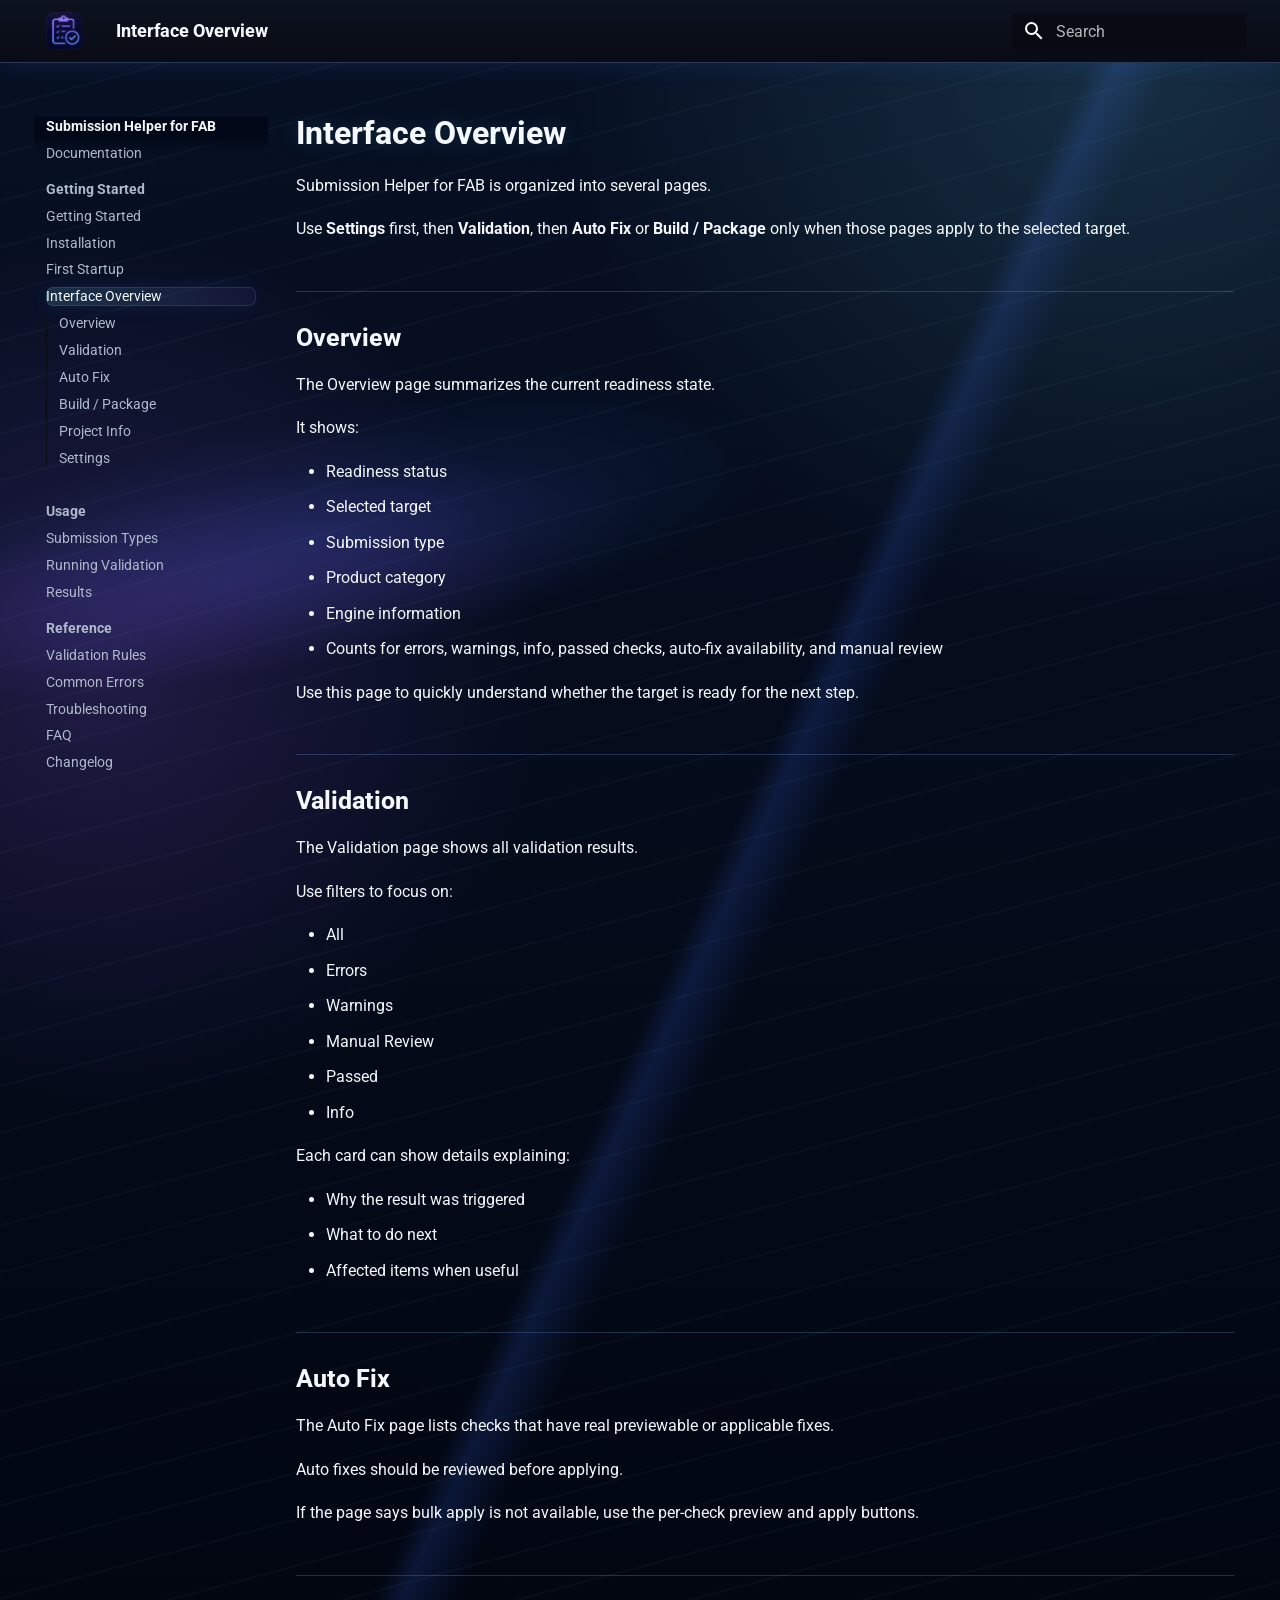
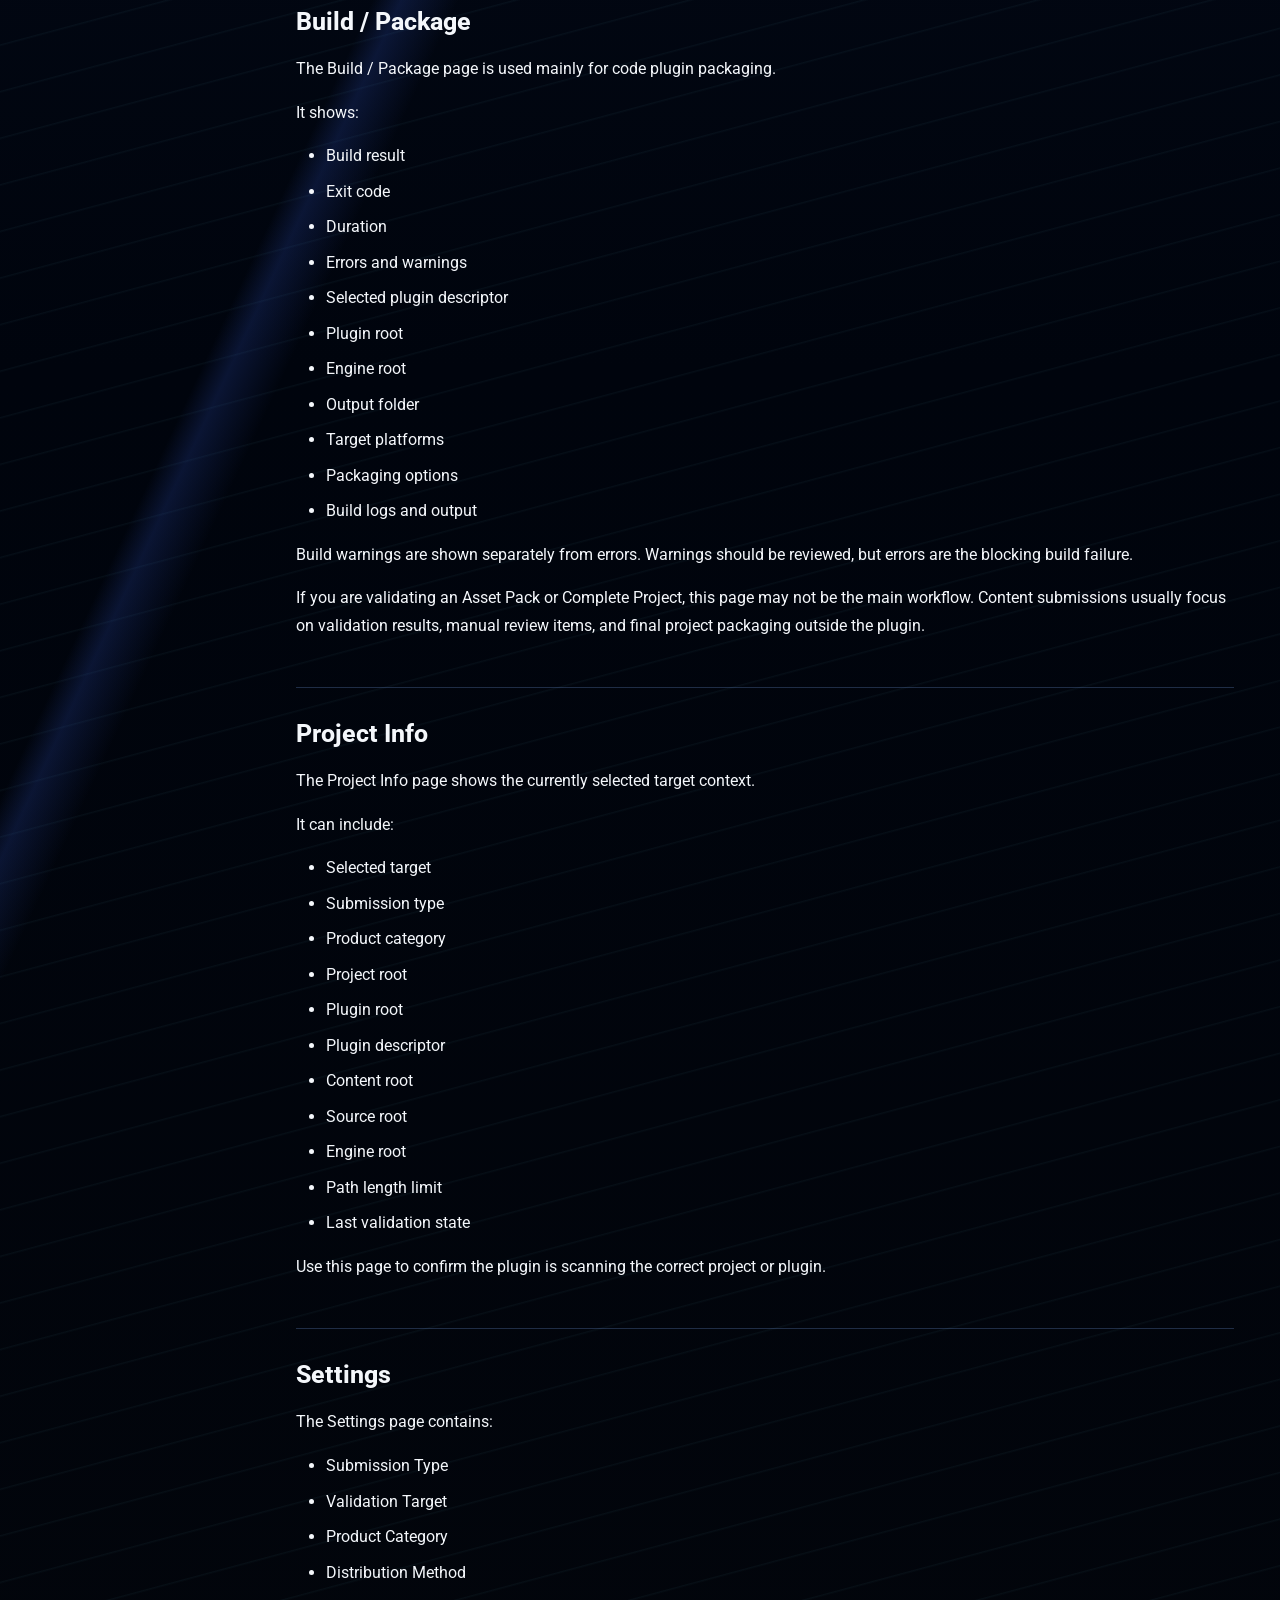
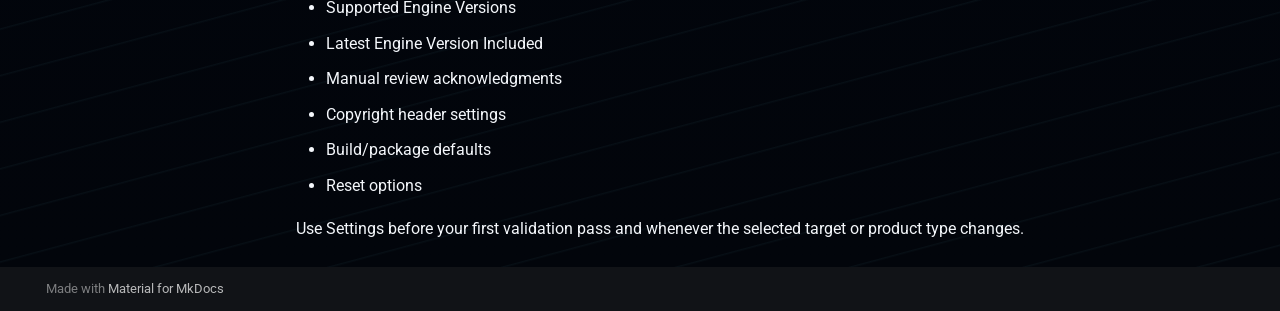
<file: site/interface-overview/index.html>
<!doctype html>
<html lang="en" class="no-js">
  <head>
    
      <meta charset="utf-8">
      <meta name="viewport" content="width=device-width,initial-scale=1">
      
        <meta name="description" content="Documentation for the Submission Helper for FAB Unreal Engine plugin.">
      
      
        <meta name="author" content="Dokazin">
      
      
        <link rel="canonical" href="https://dokazin.github.io/FabSubmissionHelperDoc/interface-overview/">
      
      
        <link rel="prev" href="../first-startup/">
      
      
        <link rel="next" href="../submission-types/">
      
      
        
      
      
      <link rel="icon" href="../assets/images/Icon128.png">
      <meta name="generator" content="mkdocs-1.6.1, mkdocs-material-9.7.6">
    
    
      
        <title>Interface Overview - Submission Helper for FAB</title>
      
    
    
      <link rel="stylesheet" href="../assets/stylesheets/main.484c7ddc.min.css">
      
        
        <link rel="stylesheet" href="../assets/stylesheets/palette.ab4e12ef.min.css">
      
      


    
    
      
    
    
      
        
        
        <link rel="preconnect" href="https://fonts.gstatic.com" crossorigin>
        <link rel="stylesheet" href="https://fonts.googleapis.com/css?family=Roboto:300,300i,400,400i,700,700i%7CRoboto+Mono:400,400i,700,700i&display=fallback">
        <style>:root{--md-text-font:"Roboto";--md-code-font:"Roboto Mono"}</style>
      
    
    
      <link rel="stylesheet" href="../stylesheets/extra.css">
    
    <script>__md_scope=new URL("..",location),__md_hash=e=>[...e].reduce(((e,_)=>(e<<5)-e+_.charCodeAt(0)),0),__md_get=(e,_=localStorage,t=__md_scope)=>JSON.parse(_.getItem(t.pathname+"."+e)),__md_set=(e,_,t=localStorage,a=__md_scope)=>{try{t.setItem(a.pathname+"."+e,JSON.stringify(_))}catch(e){}}</script>
    
      

    
    
  </head>
  
  
    
    
    
    
    
    <body dir="ltr" data-md-color-scheme="slate" data-md-color-primary="black" data-md-color-accent="cyan">
  
    
    <input class="md-toggle" data-md-toggle="drawer" type="checkbox" id="__drawer" autocomplete="off">
    <input class="md-toggle" data-md-toggle="search" type="checkbox" id="__search" autocomplete="off">
    <label class="md-overlay" for="__drawer"></label>
    <div data-md-component="skip">
      
        
        <a href="#interface-overview" class="md-skip">
          Skip to content
        </a>
      
    </div>
    <div data-md-component="announce">
      
    </div>
    
    
      

  

<header class="md-header md-header--shadow" data-md-component="header">
  <nav class="md-header__inner md-grid" aria-label="Header">
    <a href=".." title="Submission Helper for FAB" class="md-header__button md-logo" aria-label="Submission Helper for FAB" data-md-component="logo">
      
  <img src="../assets/images/Icon128.png" alt="logo">

    </a>
    <label class="md-header__button md-icon" for="__drawer">
      
      <svg xmlns="http://www.w3.org/2000/svg" viewBox="0 0 24 24"><path d="M3 6h18v2H3zm0 5h18v2H3zm0 5h18v2H3z"/></svg>
    </label>
    <div class="md-header__title" data-md-component="header-title">
      <div class="md-header__ellipsis">
        <div class="md-header__topic">
          <span class="md-ellipsis">
            Submission Helper for FAB
          </span>
        </div>
        <div class="md-header__topic" data-md-component="header-topic">
          <span class="md-ellipsis">
            
              Interface Overview
            
          </span>
        </div>
      </div>
    </div>
    
      
    
    
    
    
      
      
        <label class="md-header__button md-icon" for="__search">
          
          <svg xmlns="http://www.w3.org/2000/svg" viewBox="0 0 24 24"><path d="M9.5 3A6.5 6.5 0 0 1 16 9.5c0 1.61-.59 3.09-1.56 4.23l.27.27h.79l5 5-1.5 1.5-5-5v-.79l-.27-.27A6.52 6.52 0 0 1 9.5 16 6.5 6.5 0 0 1 3 9.5 6.5 6.5 0 0 1 9.5 3m0 2C7 5 5 7 5 9.5S7 14 9.5 14 14 12 14 9.5 12 5 9.5 5"/></svg>
        </label>
        <div class="md-search" data-md-component="search" role="dialog">
  <label class="md-search__overlay" for="__search"></label>
  <div class="md-search__inner" role="search">
    <form class="md-search__form" name="search">
      <input type="text" class="md-search__input" name="query" aria-label="Search" placeholder="Search" autocapitalize="off" autocorrect="off" autocomplete="off" spellcheck="false" data-md-component="search-query" required>
      <label class="md-search__icon md-icon" for="__search">
        
        <svg xmlns="http://www.w3.org/2000/svg" viewBox="0 0 24 24"><path d="M9.5 3A6.5 6.5 0 0 1 16 9.5c0 1.61-.59 3.09-1.56 4.23l.27.27h.79l5 5-1.5 1.5-5-5v-.79l-.27-.27A6.52 6.52 0 0 1 9.5 16 6.5 6.5 0 0 1 3 9.5 6.5 6.5 0 0 1 9.5 3m0 2C7 5 5 7 5 9.5S7 14 9.5 14 14 12 14 9.5 12 5 9.5 5"/></svg>
        
        <svg xmlns="http://www.w3.org/2000/svg" viewBox="0 0 24 24"><path d="M20 11v2H8l5.5 5.5-1.42 1.42L4.16 12l7.92-7.92L13.5 5.5 8 11z"/></svg>
      </label>
      <nav class="md-search__options" aria-label="Search">
        
          <a href="javascript:void(0)" class="md-search__icon md-icon" title="Share" aria-label="Share" data-clipboard data-clipboard-text="" data-md-component="search-share" tabindex="-1">
            
            <svg xmlns="http://www.w3.org/2000/svg" viewBox="0 0 24 24"><path d="M18 16.08c-.76 0-1.44.3-1.96.77L8.91 12.7c.05-.23.09-.46.09-.7s-.04-.47-.09-.7l7.05-4.11c.54.5 1.25.81 2.04.81a3 3 0 0 0 3-3 3 3 0 0 0-3-3 3 3 0 0 0-3 3c0 .24.04.47.09.7L8.04 9.81C7.5 9.31 6.79 9 6 9a3 3 0 0 0-3 3 3 3 0 0 0 3 3c.79 0 1.5-.31 2.04-.81l7.12 4.15c-.05.21-.08.43-.08.66 0 1.61 1.31 2.91 2.92 2.91s2.92-1.3 2.92-2.91A2.92 2.92 0 0 0 18 16.08"/></svg>
          </a>
        
        <button type="reset" class="md-search__icon md-icon" title="Clear" aria-label="Clear" tabindex="-1">
          
          <svg xmlns="http://www.w3.org/2000/svg" viewBox="0 0 24 24"><path d="M19 6.41 17.59 5 12 10.59 6.41 5 5 6.41 10.59 12 5 17.59 6.41 19 12 13.41 17.59 19 19 17.59 13.41 12z"/></svg>
        </button>
      </nav>
      
        <div class="md-search__suggest" data-md-component="search-suggest"></div>
      
    </form>
    <div class="md-search__output">
      <div class="md-search__scrollwrap" tabindex="0" data-md-scrollfix>
        <div class="md-search-result" data-md-component="search-result">
          <div class="md-search-result__meta">
            Initializing search
          </div>
          <ol class="md-search-result__list" role="presentation"></ol>
        </div>
      </div>
    </div>
  </div>
</div>
      
    
    
  </nav>
  
</header>
    
    <div class="md-container" data-md-component="container">
      
      
        
          
        
      
      <main class="md-main" data-md-component="main">
        <div class="md-main__inner md-grid">
          
            
              
              <div class="md-sidebar md-sidebar--primary" data-md-component="sidebar" data-md-type="navigation" >
                <div class="md-sidebar__scrollwrap">
                  <div class="md-sidebar__inner">
                    



  

<nav class="md-nav md-nav--primary md-nav--integrated" aria-label="Navigation" data-md-level="0">
  <label class="md-nav__title" for="__drawer">
    <a href=".." title="Submission Helper for FAB" class="md-nav__button md-logo" aria-label="Submission Helper for FAB" data-md-component="logo">
      
  <img src="../assets/images/Icon128.png" alt="logo">

    </a>
    Submission Helper for FAB
  </label>
  
  <ul class="md-nav__list" data-md-scrollfix>
    
      
      
  
  
  
  
    <li class="md-nav__item">
      <a href=".." class="md-nav__link">
        
  
  
  <span class="md-ellipsis">
    
  
    Documentation
  

    
  </span>
  
  

      </a>
    </li>
  

    
      
      
  
  
    
  
  
  
    
    
    
    
      
        
        
      
    
    
    <li class="md-nav__item md-nav__item--active md-nav__item--section md-nav__item--nested">
      
        
        
        <input class="md-nav__toggle md-toggle " type="checkbox" id="__nav_2" checked>
        
          
          <label class="md-nav__link" for="__nav_2" id="__nav_2_label" tabindex="">
            
  
  
  <span class="md-ellipsis">
    
  
    Getting Started
  

    
  </span>
  
  

            <span class="md-nav__icon md-icon"></span>
          </label>
        
        <nav class="md-nav" data-md-level="1" aria-labelledby="__nav_2_label" aria-expanded="true">
          <label class="md-nav__title" for="__nav_2">
            <span class="md-nav__icon md-icon"></span>
            
  
    Getting Started
  

          </label>
          <ul class="md-nav__list" data-md-scrollfix>
            
              
                
  
  
  
  
    <li class="md-nav__item">
      <a href="../getting-started/" class="md-nav__link">
        
  
  
  <span class="md-ellipsis">
    
  
    Getting Started
  

    
  </span>
  
  

      </a>
    </li>
  

              
            
              
                
  
  
  
  
    <li class="md-nav__item">
      <a href="../installation/" class="md-nav__link">
        
  
  
  <span class="md-ellipsis">
    
  
    Installation
  

    
  </span>
  
  

      </a>
    </li>
  

              
            
              
                
  
  
  
  
    <li class="md-nav__item">
      <a href="../first-startup/" class="md-nav__link">
        
  
  
  <span class="md-ellipsis">
    
  
    First Startup
  

    
  </span>
  
  

      </a>
    </li>
  

              
            
              
                
  
  
    
  
  
  
    <li class="md-nav__item md-nav__item--active">
      
      <input class="md-nav__toggle md-toggle" type="checkbox" id="__toc">
      
      
        
      
      
        <label class="md-nav__link md-nav__link--active" for="__toc">
          
  
  
  <span class="md-ellipsis">
    
  
    Interface Overview
  

    
  </span>
  
  

          <span class="md-nav__icon md-icon"></span>
        </label>
      
      <a href="./" class="md-nav__link md-nav__link--active">
        
  
  
  <span class="md-ellipsis">
    
  
    Interface Overview
  

    
  </span>
  
  

      </a>
      
        

  

<nav class="md-nav md-nav--secondary" aria-label="On this page">
  
  
  
    
  
  
    <label class="md-nav__title" for="__toc">
      <span class="md-nav__icon md-icon"></span>
      On this page
    </label>
    <ul class="md-nav__list" data-md-component="toc" data-md-scrollfix>
      
        <li class="md-nav__item">
  <a href="#overview" class="md-nav__link">
    <span class="md-ellipsis">
      
        Overview
      
    </span>
  </a>
  
</li>
      
        <li class="md-nav__item">
  <a href="#validation" class="md-nav__link">
    <span class="md-ellipsis">
      
        Validation
      
    </span>
  </a>
  
</li>
      
        <li class="md-nav__item">
  <a href="#auto-fix" class="md-nav__link">
    <span class="md-ellipsis">
      
        Auto Fix
      
    </span>
  </a>
  
</li>
      
        <li class="md-nav__item">
  <a href="#build-package" class="md-nav__link">
    <span class="md-ellipsis">
      
        Build / Package
      
    </span>
  </a>
  
</li>
      
        <li class="md-nav__item">
  <a href="#project-info" class="md-nav__link">
    <span class="md-ellipsis">
      
        Project Info
      
    </span>
  </a>
  
</li>
      
        <li class="md-nav__item">
  <a href="#settings" class="md-nav__link">
    <span class="md-ellipsis">
      
        Settings
      
    </span>
  </a>
  
</li>
      
    </ul>
  
</nav>
      
    </li>
  

              
            
          </ul>
        </nav>
      
    </li>
  

    
      
      
  
  
  
  
    
    
    
    
      
        
        
      
    
    
    <li class="md-nav__item md-nav__item--section md-nav__item--nested">
      
        
        
          
        
        <input class="md-nav__toggle md-toggle md-toggle--indeterminate" type="checkbox" id="__nav_3" >
        
          
          <label class="md-nav__link" for="__nav_3" id="__nav_3_label" tabindex="">
            
  
  
  <span class="md-ellipsis">
    
  
    Usage
  

    
  </span>
  
  

            <span class="md-nav__icon md-icon"></span>
          </label>
        
        <nav class="md-nav" data-md-level="1" aria-labelledby="__nav_3_label" aria-expanded="false">
          <label class="md-nav__title" for="__nav_3">
            <span class="md-nav__icon md-icon"></span>
            
  
    Usage
  

          </label>
          <ul class="md-nav__list" data-md-scrollfix>
            
              
                
  
  
  
  
    <li class="md-nav__item">
      <a href="../submission-types/" class="md-nav__link">
        
  
  
  <span class="md-ellipsis">
    
  
    Submission Types
  

    
  </span>
  
  

      </a>
    </li>
  

              
            
              
                
  
  
  
  
    <li class="md-nav__item">
      <a href="../running-validation/" class="md-nav__link">
        
  
  
  <span class="md-ellipsis">
    
  
    Running Validation
  

    
  </span>
  
  

      </a>
    </li>
  

              
            
              
                
  
  
  
  
    <li class="md-nav__item">
      <a href="../results/" class="md-nav__link">
        
  
  
  <span class="md-ellipsis">
    
  
    Results
  

    
  </span>
  
  

      </a>
    </li>
  

              
            
          </ul>
        </nav>
      
    </li>
  

    
      
      
  
  
  
  
    
    
    
    
      
        
        
      
    
    
    <li class="md-nav__item md-nav__item--section md-nav__item--nested">
      
        
        
          
        
        <input class="md-nav__toggle md-toggle md-toggle--indeterminate" type="checkbox" id="__nav_4" >
        
          
          <label class="md-nav__link" for="__nav_4" id="__nav_4_label" tabindex="">
            
  
  
  <span class="md-ellipsis">
    
  
    Reference
  

    
  </span>
  
  

            <span class="md-nav__icon md-icon"></span>
          </label>
        
        <nav class="md-nav" data-md-level="1" aria-labelledby="__nav_4_label" aria-expanded="false">
          <label class="md-nav__title" for="__nav_4">
            <span class="md-nav__icon md-icon"></span>
            
  
    Reference
  

          </label>
          <ul class="md-nav__list" data-md-scrollfix>
            
              
                
  
  
  
  
    <li class="md-nav__item">
      <a href="../validation-rules/" class="md-nav__link">
        
  
  
  <span class="md-ellipsis">
    
  
    Validation Rules
  

    
  </span>
  
  

      </a>
    </li>
  

              
            
              
                
  
  
  
  
    <li class="md-nav__item">
      <a href="../common-errors/" class="md-nav__link">
        
  
  
  <span class="md-ellipsis">
    
  
    Common Errors
  

    
  </span>
  
  

      </a>
    </li>
  

              
            
              
                
  
  
  
  
    <li class="md-nav__item">
      <a href="../troubleshooting/" class="md-nav__link">
        
  
  
  <span class="md-ellipsis">
    
  
    Troubleshooting
  

    
  </span>
  
  

      </a>
    </li>
  

              
            
              
                
  
  
  
  
    <li class="md-nav__item">
      <a href="../faq/" class="md-nav__link">
        
  
  
  <span class="md-ellipsis">
    
  
    FAQ
  

    
  </span>
  
  

      </a>
    </li>
  

              
            
              
                
  
  
  
  
    <li class="md-nav__item">
      <a href="../changelog/" class="md-nav__link">
        
  
  
  <span class="md-ellipsis">
    
  
    Changelog
  

    
  </span>
  
  

      </a>
    </li>
  

              
            
          </ul>
        </nav>
      
    </li>
  

    
  </ul>
</nav>
                  </div>
                </div>
              </div>
            
            
          
          
            <div class="md-content" data-md-component="content">
              
              <article class="md-content__inner md-typeset">
                
                  



<h1 id="interface-overview">Interface Overview<a class="headerlink" href="#interface-overview" title="Permanent link">&para;</a></h1>
<p>Submission Helper for FAB is organized into several pages.</p>
<p>Use <strong>Settings</strong> first, then <strong>Validation</strong>, then <strong>Auto Fix</strong> or <strong>Build / Package</strong> only when those pages apply to the selected target.</p>
<h2 id="overview">Overview<a class="headerlink" href="#overview" title="Permanent link">&para;</a></h2>
<p>The Overview page summarizes the current readiness state.</p>
<p>It shows:</p>
<ul>
<li>Readiness status</li>
<li>Selected target</li>
<li>Submission type</li>
<li>Product category</li>
<li>Engine information</li>
<li>Counts for errors, warnings, info, passed checks, auto-fix availability, and manual review</li>
</ul>
<p>Use this page to quickly understand whether the target is ready for the next step.</p>
<h2 id="validation">Validation<a class="headerlink" href="#validation" title="Permanent link">&para;</a></h2>
<p>The Validation page shows all validation results.</p>
<p>Use filters to focus on:</p>
<ul>
<li>All</li>
<li>Errors</li>
<li>Warnings</li>
<li>Manual Review</li>
<li>Passed</li>
<li>Info</li>
</ul>
<p>Each card can show details explaining:</p>
<ul>
<li>Why the result was triggered</li>
<li>What to do next</li>
<li>Affected items when useful</li>
</ul>
<h2 id="auto-fix">Auto Fix<a class="headerlink" href="#auto-fix" title="Permanent link">&para;</a></h2>
<p>The Auto Fix page lists checks that have real previewable or applicable fixes.</p>
<p>Auto fixes should be reviewed before applying.</p>
<p>If the page says bulk apply is not available, use the per-check preview and apply buttons.</p>
<h2 id="build-package">Build / Package<a class="headerlink" href="#build-package" title="Permanent link">&para;</a></h2>
<p>The Build / Package page is used mainly for code plugin packaging.</p>
<p>It shows:</p>
<ul>
<li>Build result</li>
<li>Exit code</li>
<li>Duration</li>
<li>Errors and warnings</li>
<li>Selected plugin descriptor</li>
<li>Plugin root</li>
<li>Engine root</li>
<li>Output folder</li>
<li>Target platforms</li>
<li>Packaging options</li>
<li>Build logs and output</li>
</ul>
<p>Build warnings are shown separately from errors. Warnings should be reviewed, but errors are the blocking build failure.</p>
<p>If you are validating an Asset Pack or Complete Project, this page may not be the main workflow. Content submissions usually focus on validation results, manual review items, and final project packaging outside the plugin.</p>
<h2 id="project-info">Project Info<a class="headerlink" href="#project-info" title="Permanent link">&para;</a></h2>
<p>The Project Info page shows the currently selected target context.</p>
<p>It can include:</p>
<ul>
<li>Selected target</li>
<li>Submission type</li>
<li>Product category</li>
<li>Project root</li>
<li>Plugin root</li>
<li>Plugin descriptor</li>
<li>Content root</li>
<li>Source root</li>
<li>Engine root</li>
<li>Path length limit</li>
<li>Last validation state</li>
</ul>
<p>Use this page to confirm the plugin is scanning the correct project or plugin.</p>
<h2 id="settings">Settings<a class="headerlink" href="#settings" title="Permanent link">&para;</a></h2>
<p>The Settings page contains:</p>
<ul>
<li>Submission Type</li>
<li>Validation Target</li>
<li>Product Category</li>
<li>Distribution Method</li>
<li>Supported Engine Versions</li>
<li>Latest Engine Version Included</li>
<li>Manual review acknowledgments</li>
<li>Copyright header settings</li>
<li>Build/package defaults</li>
<li>Reset options</li>
</ul>
<p>Use Settings before your first validation pass and whenever the selected target or product type changes.</p>












                
              </article>
            </div>
          
          
  <script>var tabs=__md_get("__tabs");if(Array.isArray(tabs))e:for(var set of document.querySelectorAll(".tabbed-set")){var labels=set.querySelector(".tabbed-labels");for(var tab of tabs)for(var label of labels.getElementsByTagName("label"))if(label.innerText.trim()===tab){var input=document.getElementById(label.htmlFor);input.checked=!0;continue e}}</script>

<script>var target=document.getElementById(location.hash.slice(1));target&&target.name&&(target.checked=target.name.startsWith("__tabbed_"))</script>
        </div>
        
          <button type="button" class="md-top md-icon" data-md-component="top" hidden>
  
  <svg xmlns="http://www.w3.org/2000/svg" viewBox="0 0 24 24"><path d="M13 20h-2V8l-5.5 5.5-1.42-1.42L12 4.16l7.92 7.92-1.42 1.42L13 8z"/></svg>
  Back to top
</button>
        
      </main>
      
        <footer class="md-footer">
  
  <div class="md-footer-meta md-typeset">
    <div class="md-footer-meta__inner md-grid">
      <div class="md-copyright">
  
  
    Made with
    <a href="https://squidfunk.github.io/mkdocs-material/" target="_blank" rel="noopener">
      Material for MkDocs
    </a>
  
</div>
      
    </div>
  </div>
</footer>
      
    </div>
    <div class="md-dialog" data-md-component="dialog">
      <div class="md-dialog__inner md-typeset"></div>
    </div>
    
    
    
      
      
      <script id="__config" type="application/json">{"annotate": null, "base": "..", "features": ["navigation.sections", "navigation.expand", "navigation.top", "navigation.tracking", "toc.follow", "toc.integrate", "search.suggest", "search.highlight", "search.share", "content.code.copy", "content.code.select", "content.tabs.link"], "search": "../assets/javascripts/workers/search.2c215733.min.js", "tags": null, "translations": {"clipboard.copied": "Copied to clipboard", "clipboard.copy": "Copy to clipboard", "search.result.more.one": "1 more on this page", "search.result.more.other": "# more on this page", "search.result.none": "No matching documents", "search.result.one": "1 matching document", "search.result.other": "# matching documents", "search.result.placeholder": "Type to start searching", "search.result.term.missing": "Missing", "select.version": "Select version"}, "version": null}</script>
    
    
      <script src="../assets/javascripts/bundle.79ae519e.min.js"></script>
      
        <script src="../javascripts/nav-active.js"></script>
      
    
  </body>
</html>
</file>
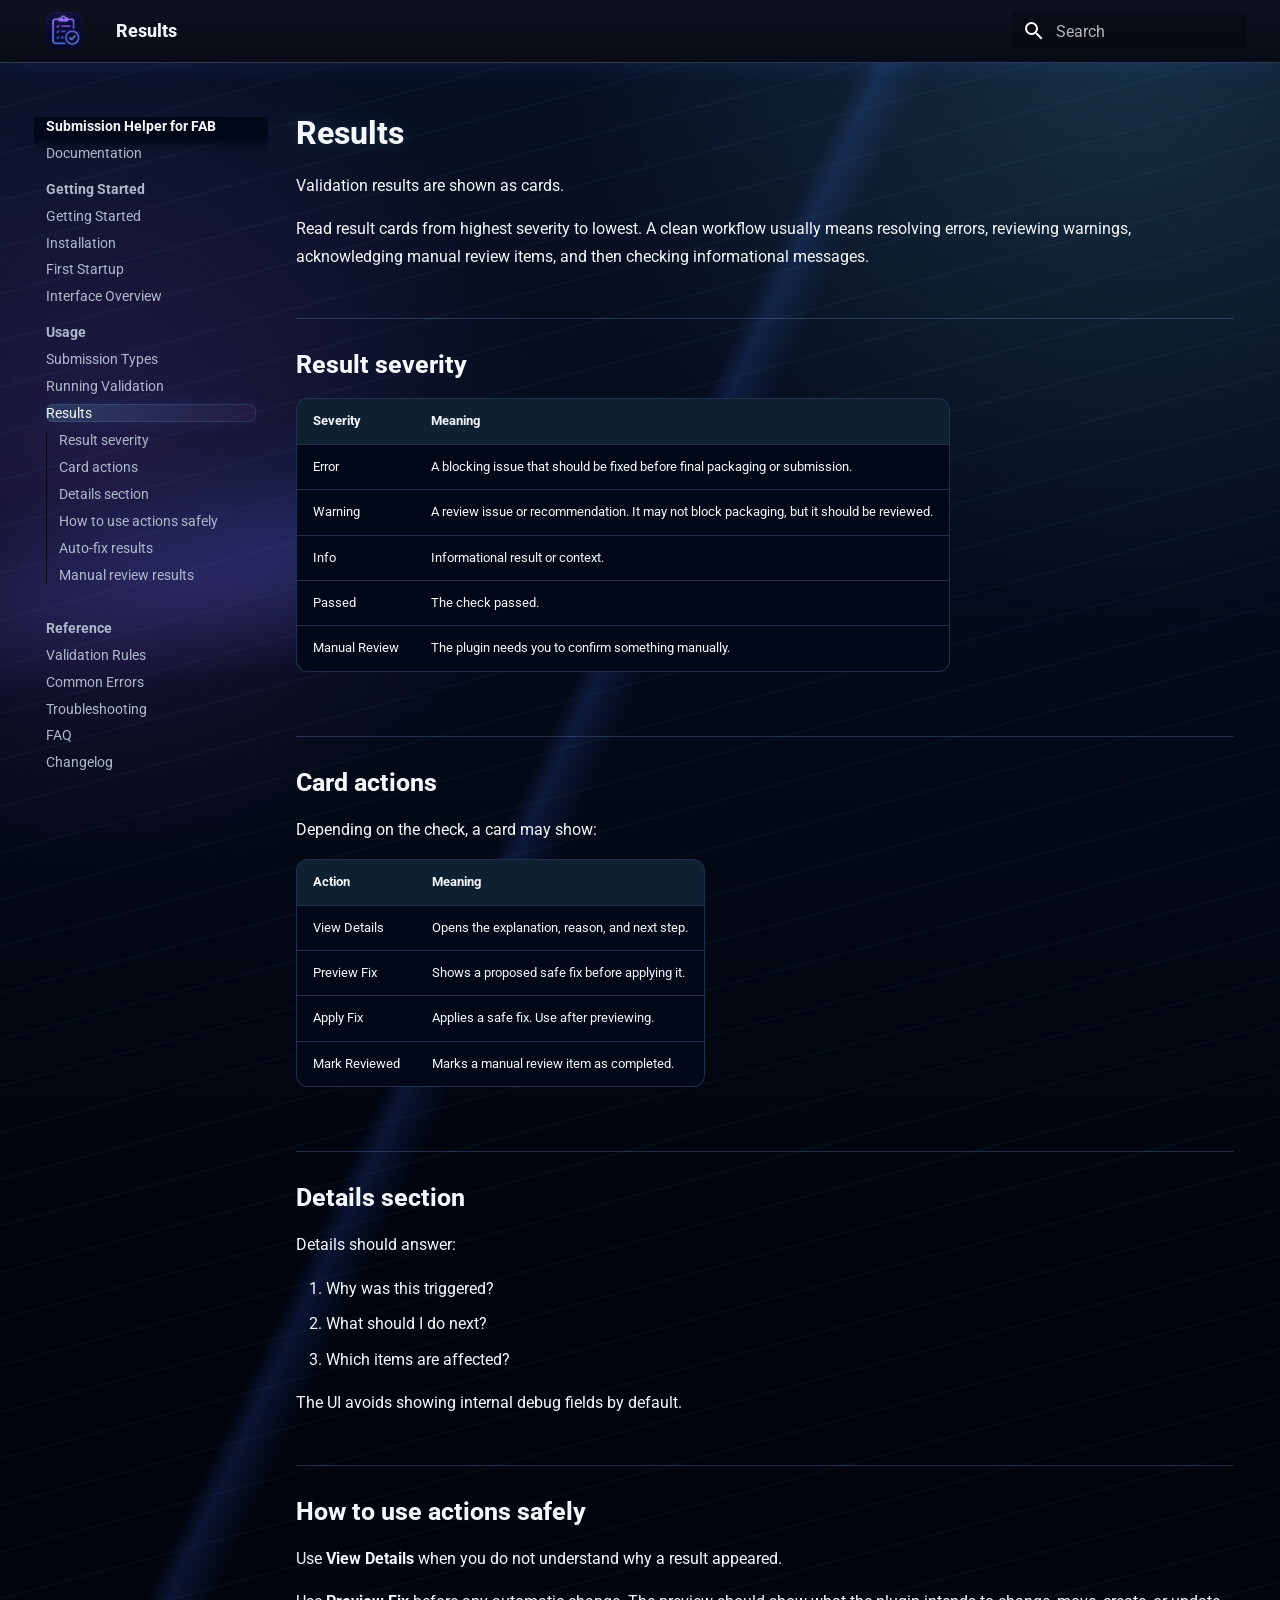
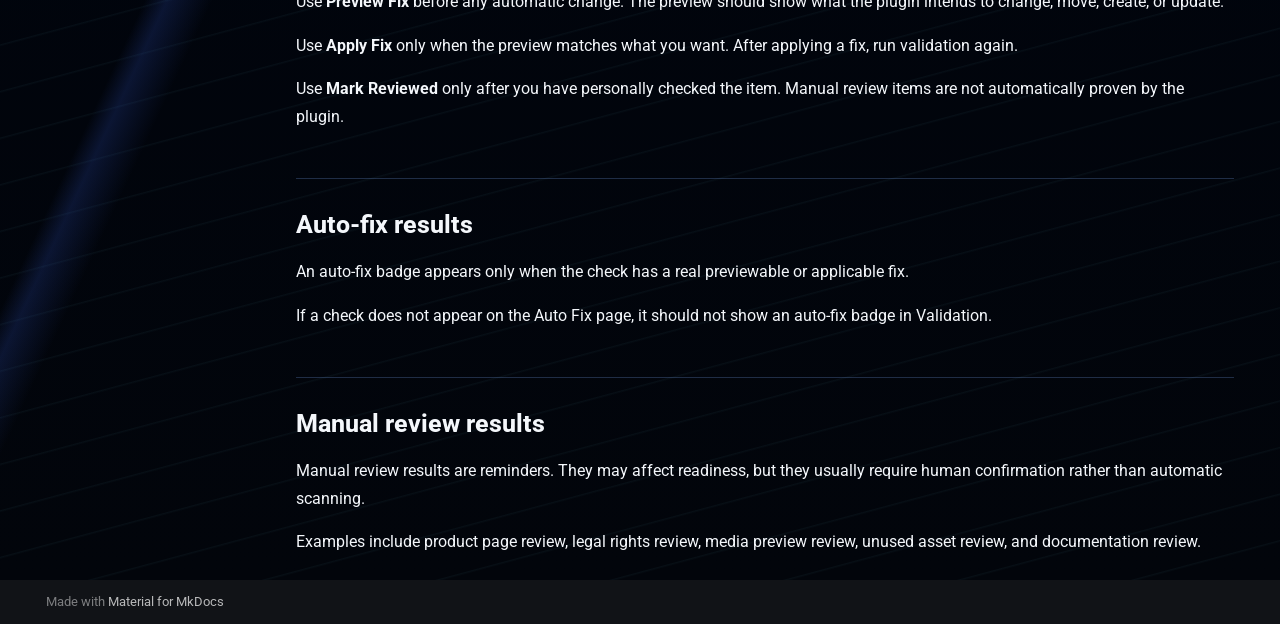
<file: site/results/index.html>
<!doctype html>
<html lang="en" class="no-js">
  <head>
    
      <meta charset="utf-8">
      <meta name="viewport" content="width=device-width,initial-scale=1">
      
        <meta name="description" content="Documentation for the Submission Helper for FAB Unreal Engine plugin.">
      
      
        <meta name="author" content="Dokazin">
      
      
        <link rel="canonical" href="https://dokazin.github.io/FabSubmissionHelperDoc/results/">
      
      
        <link rel="prev" href="../running-validation/">
      
      
        <link rel="next" href="../validation-rules/">
      
      
        
      
      
      <link rel="icon" href="../assets/images/Icon128.png">
      <meta name="generator" content="mkdocs-1.6.1, mkdocs-material-9.7.6">
    
    
      
        <title>Results - Submission Helper for FAB</title>
      
    
    
      <link rel="stylesheet" href="../assets/stylesheets/main.484c7ddc.min.css">
      
        
        <link rel="stylesheet" href="../assets/stylesheets/palette.ab4e12ef.min.css">
      
      


    
    
      
    
    
      
        
        
        <link rel="preconnect" href="https://fonts.gstatic.com" crossorigin>
        <link rel="stylesheet" href="https://fonts.googleapis.com/css?family=Roboto:300,300i,400,400i,700,700i%7CRoboto+Mono:400,400i,700,700i&display=fallback">
        <style>:root{--md-text-font:"Roboto";--md-code-font:"Roboto Mono"}</style>
      
    
    
      <link rel="stylesheet" href="../stylesheets/extra.css">
    
    <script>__md_scope=new URL("..",location),__md_hash=e=>[...e].reduce(((e,_)=>(e<<5)-e+_.charCodeAt(0)),0),__md_get=(e,_=localStorage,t=__md_scope)=>JSON.parse(_.getItem(t.pathname+"."+e)),__md_set=(e,_,t=localStorage,a=__md_scope)=>{try{t.setItem(a.pathname+"."+e,JSON.stringify(_))}catch(e){}}</script>
    
      

    
    
  </head>
  
  
    
    
    
    
    
    <body dir="ltr" data-md-color-scheme="slate" data-md-color-primary="black" data-md-color-accent="cyan">
  
    
    <input class="md-toggle" data-md-toggle="drawer" type="checkbox" id="__drawer" autocomplete="off">
    <input class="md-toggle" data-md-toggle="search" type="checkbox" id="__search" autocomplete="off">
    <label class="md-overlay" for="__drawer"></label>
    <div data-md-component="skip">
      
        
        <a href="#results" class="md-skip">
          Skip to content
        </a>
      
    </div>
    <div data-md-component="announce">
      
    </div>
    
    
      

  

<header class="md-header md-header--shadow" data-md-component="header">
  <nav class="md-header__inner md-grid" aria-label="Header">
    <a href=".." title="Submission Helper for FAB" class="md-header__button md-logo" aria-label="Submission Helper for FAB" data-md-component="logo">
      
  <img src="../assets/images/Icon128.png" alt="logo">

    </a>
    <label class="md-header__button md-icon" for="__drawer">
      
      <svg xmlns="http://www.w3.org/2000/svg" viewBox="0 0 24 24"><path d="M3 6h18v2H3zm0 5h18v2H3zm0 5h18v2H3z"/></svg>
    </label>
    <div class="md-header__title" data-md-component="header-title">
      <div class="md-header__ellipsis">
        <div class="md-header__topic">
          <span class="md-ellipsis">
            Submission Helper for FAB
          </span>
        </div>
        <div class="md-header__topic" data-md-component="header-topic">
          <span class="md-ellipsis">
            
              Results
            
          </span>
        </div>
      </div>
    </div>
    
      
    
    
    
    
      
      
        <label class="md-header__button md-icon" for="__search">
          
          <svg xmlns="http://www.w3.org/2000/svg" viewBox="0 0 24 24"><path d="M9.5 3A6.5 6.5 0 0 1 16 9.5c0 1.61-.59 3.09-1.56 4.23l.27.27h.79l5 5-1.5 1.5-5-5v-.79l-.27-.27A6.52 6.52 0 0 1 9.5 16 6.5 6.5 0 0 1 3 9.5 6.5 6.5 0 0 1 9.5 3m0 2C7 5 5 7 5 9.5S7 14 9.5 14 14 12 14 9.5 12 5 9.5 5"/></svg>
        </label>
        <div class="md-search" data-md-component="search" role="dialog">
  <label class="md-search__overlay" for="__search"></label>
  <div class="md-search__inner" role="search">
    <form class="md-search__form" name="search">
      <input type="text" class="md-search__input" name="query" aria-label="Search" placeholder="Search" autocapitalize="off" autocorrect="off" autocomplete="off" spellcheck="false" data-md-component="search-query" required>
      <label class="md-search__icon md-icon" for="__search">
        
        <svg xmlns="http://www.w3.org/2000/svg" viewBox="0 0 24 24"><path d="M9.5 3A6.5 6.5 0 0 1 16 9.5c0 1.61-.59 3.09-1.56 4.23l.27.27h.79l5 5-1.5 1.5-5-5v-.79l-.27-.27A6.52 6.52 0 0 1 9.5 16 6.5 6.5 0 0 1 3 9.5 6.5 6.5 0 0 1 9.5 3m0 2C7 5 5 7 5 9.5S7 14 9.5 14 14 12 14 9.5 12 5 9.5 5"/></svg>
        
        <svg xmlns="http://www.w3.org/2000/svg" viewBox="0 0 24 24"><path d="M20 11v2H8l5.5 5.5-1.42 1.42L4.16 12l7.92-7.92L13.5 5.5 8 11z"/></svg>
      </label>
      <nav class="md-search__options" aria-label="Search">
        
          <a href="javascript:void(0)" class="md-search__icon md-icon" title="Share" aria-label="Share" data-clipboard data-clipboard-text="" data-md-component="search-share" tabindex="-1">
            
            <svg xmlns="http://www.w3.org/2000/svg" viewBox="0 0 24 24"><path d="M18 16.08c-.76 0-1.44.3-1.96.77L8.91 12.7c.05-.23.09-.46.09-.7s-.04-.47-.09-.7l7.05-4.11c.54.5 1.25.81 2.04.81a3 3 0 0 0 3-3 3 3 0 0 0-3-3 3 3 0 0 0-3 3c0 .24.04.47.09.7L8.04 9.81C7.5 9.31 6.79 9 6 9a3 3 0 0 0-3 3 3 3 0 0 0 3 3c.79 0 1.5-.31 2.04-.81l7.12 4.15c-.05.21-.08.43-.08.66 0 1.61 1.31 2.91 2.92 2.91s2.92-1.3 2.92-2.91A2.92 2.92 0 0 0 18 16.08"/></svg>
          </a>
        
        <button type="reset" class="md-search__icon md-icon" title="Clear" aria-label="Clear" tabindex="-1">
          
          <svg xmlns="http://www.w3.org/2000/svg" viewBox="0 0 24 24"><path d="M19 6.41 17.59 5 12 10.59 6.41 5 5 6.41 10.59 12 5 17.59 6.41 19 12 13.41 17.59 19 19 17.59 13.41 12z"/></svg>
        </button>
      </nav>
      
        <div class="md-search__suggest" data-md-component="search-suggest"></div>
      
    </form>
    <div class="md-search__output">
      <div class="md-search__scrollwrap" tabindex="0" data-md-scrollfix>
        <div class="md-search-result" data-md-component="search-result">
          <div class="md-search-result__meta">
            Initializing search
          </div>
          <ol class="md-search-result__list" role="presentation"></ol>
        </div>
      </div>
    </div>
  </div>
</div>
      
    
    
  </nav>
  
</header>
    
    <div class="md-container" data-md-component="container">
      
      
        
          
        
      
      <main class="md-main" data-md-component="main">
        <div class="md-main__inner md-grid">
          
            
              
              <div class="md-sidebar md-sidebar--primary" data-md-component="sidebar" data-md-type="navigation" >
                <div class="md-sidebar__scrollwrap">
                  <div class="md-sidebar__inner">
                    



  

<nav class="md-nav md-nav--primary md-nav--integrated" aria-label="Navigation" data-md-level="0">
  <label class="md-nav__title" for="__drawer">
    <a href=".." title="Submission Helper for FAB" class="md-nav__button md-logo" aria-label="Submission Helper for FAB" data-md-component="logo">
      
  <img src="../assets/images/Icon128.png" alt="logo">

    </a>
    Submission Helper for FAB
  </label>
  
  <ul class="md-nav__list" data-md-scrollfix>
    
      
      
  
  
  
  
    <li class="md-nav__item">
      <a href=".." class="md-nav__link">
        
  
  
  <span class="md-ellipsis">
    
  
    Documentation
  

    
  </span>
  
  

      </a>
    </li>
  

    
      
      
  
  
  
  
    
    
    
    
      
        
        
      
    
    
    <li class="md-nav__item md-nav__item--section md-nav__item--nested">
      
        
        
          
        
        <input class="md-nav__toggle md-toggle md-toggle--indeterminate" type="checkbox" id="__nav_2" >
        
          
          <label class="md-nav__link" for="__nav_2" id="__nav_2_label" tabindex="">
            
  
  
  <span class="md-ellipsis">
    
  
    Getting Started
  

    
  </span>
  
  

            <span class="md-nav__icon md-icon"></span>
          </label>
        
        <nav class="md-nav" data-md-level="1" aria-labelledby="__nav_2_label" aria-expanded="false">
          <label class="md-nav__title" for="__nav_2">
            <span class="md-nav__icon md-icon"></span>
            
  
    Getting Started
  

          </label>
          <ul class="md-nav__list" data-md-scrollfix>
            
              
                
  
  
  
  
    <li class="md-nav__item">
      <a href="../getting-started/" class="md-nav__link">
        
  
  
  <span class="md-ellipsis">
    
  
    Getting Started
  

    
  </span>
  
  

      </a>
    </li>
  

              
            
              
                
  
  
  
  
    <li class="md-nav__item">
      <a href="../installation/" class="md-nav__link">
        
  
  
  <span class="md-ellipsis">
    
  
    Installation
  

    
  </span>
  
  

      </a>
    </li>
  

              
            
              
                
  
  
  
  
    <li class="md-nav__item">
      <a href="../first-startup/" class="md-nav__link">
        
  
  
  <span class="md-ellipsis">
    
  
    First Startup
  

    
  </span>
  
  

      </a>
    </li>
  

              
            
              
                
  
  
  
  
    <li class="md-nav__item">
      <a href="../interface-overview/" class="md-nav__link">
        
  
  
  <span class="md-ellipsis">
    
  
    Interface Overview
  

    
  </span>
  
  

      </a>
    </li>
  

              
            
          </ul>
        </nav>
      
    </li>
  

    
      
      
  
  
    
  
  
  
    
    
    
    
      
        
        
      
    
    
    <li class="md-nav__item md-nav__item--active md-nav__item--section md-nav__item--nested">
      
        
        
        <input class="md-nav__toggle md-toggle " type="checkbox" id="__nav_3" checked>
        
          
          <label class="md-nav__link" for="__nav_3" id="__nav_3_label" tabindex="">
            
  
  
  <span class="md-ellipsis">
    
  
    Usage
  

    
  </span>
  
  

            <span class="md-nav__icon md-icon"></span>
          </label>
        
        <nav class="md-nav" data-md-level="1" aria-labelledby="__nav_3_label" aria-expanded="true">
          <label class="md-nav__title" for="__nav_3">
            <span class="md-nav__icon md-icon"></span>
            
  
    Usage
  

          </label>
          <ul class="md-nav__list" data-md-scrollfix>
            
              
                
  
  
  
  
    <li class="md-nav__item">
      <a href="../submission-types/" class="md-nav__link">
        
  
  
  <span class="md-ellipsis">
    
  
    Submission Types
  

    
  </span>
  
  

      </a>
    </li>
  

              
            
              
                
  
  
  
  
    <li class="md-nav__item">
      <a href="../running-validation/" class="md-nav__link">
        
  
  
  <span class="md-ellipsis">
    
  
    Running Validation
  

    
  </span>
  
  

      </a>
    </li>
  

              
            
              
                
  
  
    
  
  
  
    <li class="md-nav__item md-nav__item--active">
      
      <input class="md-nav__toggle md-toggle" type="checkbox" id="__toc">
      
      
        
      
      
        <label class="md-nav__link md-nav__link--active" for="__toc">
          
  
  
  <span class="md-ellipsis">
    
  
    Results
  

    
  </span>
  
  

          <span class="md-nav__icon md-icon"></span>
        </label>
      
      <a href="./" class="md-nav__link md-nav__link--active">
        
  
  
  <span class="md-ellipsis">
    
  
    Results
  

    
  </span>
  
  

      </a>
      
        

  

<nav class="md-nav md-nav--secondary" aria-label="On this page">
  
  
  
    
  
  
    <label class="md-nav__title" for="__toc">
      <span class="md-nav__icon md-icon"></span>
      On this page
    </label>
    <ul class="md-nav__list" data-md-component="toc" data-md-scrollfix>
      
        <li class="md-nav__item">
  <a href="#result-severity" class="md-nav__link">
    <span class="md-ellipsis">
      
        Result severity
      
    </span>
  </a>
  
</li>
      
        <li class="md-nav__item">
  <a href="#card-actions" class="md-nav__link">
    <span class="md-ellipsis">
      
        Card actions
      
    </span>
  </a>
  
</li>
      
        <li class="md-nav__item">
  <a href="#details-section" class="md-nav__link">
    <span class="md-ellipsis">
      
        Details section
      
    </span>
  </a>
  
</li>
      
        <li class="md-nav__item">
  <a href="#how-to-use-actions-safely" class="md-nav__link">
    <span class="md-ellipsis">
      
        How to use actions safely
      
    </span>
  </a>
  
</li>
      
        <li class="md-nav__item">
  <a href="#auto-fix-results" class="md-nav__link">
    <span class="md-ellipsis">
      
        Auto-fix results
      
    </span>
  </a>
  
</li>
      
        <li class="md-nav__item">
  <a href="#manual-review-results" class="md-nav__link">
    <span class="md-ellipsis">
      
        Manual review results
      
    </span>
  </a>
  
</li>
      
    </ul>
  
</nav>
      
    </li>
  

              
            
          </ul>
        </nav>
      
    </li>
  

    
      
      
  
  
  
  
    
    
    
    
      
        
        
      
    
    
    <li class="md-nav__item md-nav__item--section md-nav__item--nested">
      
        
        
          
        
        <input class="md-nav__toggle md-toggle md-toggle--indeterminate" type="checkbox" id="__nav_4" >
        
          
          <label class="md-nav__link" for="__nav_4" id="__nav_4_label" tabindex="">
            
  
  
  <span class="md-ellipsis">
    
  
    Reference
  

    
  </span>
  
  

            <span class="md-nav__icon md-icon"></span>
          </label>
        
        <nav class="md-nav" data-md-level="1" aria-labelledby="__nav_4_label" aria-expanded="false">
          <label class="md-nav__title" for="__nav_4">
            <span class="md-nav__icon md-icon"></span>
            
  
    Reference
  

          </label>
          <ul class="md-nav__list" data-md-scrollfix>
            
              
                
  
  
  
  
    <li class="md-nav__item">
      <a href="../validation-rules/" class="md-nav__link">
        
  
  
  <span class="md-ellipsis">
    
  
    Validation Rules
  

    
  </span>
  
  

      </a>
    </li>
  

              
            
              
                
  
  
  
  
    <li class="md-nav__item">
      <a href="../common-errors/" class="md-nav__link">
        
  
  
  <span class="md-ellipsis">
    
  
    Common Errors
  

    
  </span>
  
  

      </a>
    </li>
  

              
            
              
                
  
  
  
  
    <li class="md-nav__item">
      <a href="../troubleshooting/" class="md-nav__link">
        
  
  
  <span class="md-ellipsis">
    
  
    Troubleshooting
  

    
  </span>
  
  

      </a>
    </li>
  

              
            
              
                
  
  
  
  
    <li class="md-nav__item">
      <a href="../faq/" class="md-nav__link">
        
  
  
  <span class="md-ellipsis">
    
  
    FAQ
  

    
  </span>
  
  

      </a>
    </li>
  

              
            
              
                
  
  
  
  
    <li class="md-nav__item">
      <a href="../changelog/" class="md-nav__link">
        
  
  
  <span class="md-ellipsis">
    
  
    Changelog
  

    
  </span>
  
  

      </a>
    </li>
  

              
            
          </ul>
        </nav>
      
    </li>
  

    
  </ul>
</nav>
                  </div>
                </div>
              </div>
            
            
          
          
            <div class="md-content" data-md-component="content">
              
              <article class="md-content__inner md-typeset">
                
                  



<h1 id="results">Results<a class="headerlink" href="#results" title="Permanent link">&para;</a></h1>
<p>Validation results are shown as cards.</p>
<p>Read result cards from highest severity to lowest. A clean workflow usually means resolving errors, reviewing warnings, acknowledging manual review items, and then checking informational messages.</p>
<h2 id="result-severity">Result severity<a class="headerlink" href="#result-severity" title="Permanent link">&para;</a></h2>
<table>
<thead>
<tr>
<th>Severity</th>
<th>Meaning</th>
</tr>
</thead>
<tbody>
<tr>
<td>Error</td>
<td>A blocking issue that should be fixed before final packaging or submission.</td>
</tr>
<tr>
<td>Warning</td>
<td>A review issue or recommendation. It may not block packaging, but it should be reviewed.</td>
</tr>
<tr>
<td>Info</td>
<td>Informational result or context.</td>
</tr>
<tr>
<td>Passed</td>
<td>The check passed.</td>
</tr>
<tr>
<td>Manual Review</td>
<td>The plugin needs you to confirm something manually.</td>
</tr>
</tbody>
</table>
<h2 id="card-actions">Card actions<a class="headerlink" href="#card-actions" title="Permanent link">&para;</a></h2>
<p>Depending on the check, a card may show:</p>
<table>
<thead>
<tr>
<th>Action</th>
<th>Meaning</th>
</tr>
</thead>
<tbody>
<tr>
<td>View Details</td>
<td>Opens the explanation, reason, and next step.</td>
</tr>
<tr>
<td>Preview Fix</td>
<td>Shows a proposed safe fix before applying it.</td>
</tr>
<tr>
<td>Apply Fix</td>
<td>Applies a safe fix. Use after previewing.</td>
</tr>
<tr>
<td>Mark Reviewed</td>
<td>Marks a manual review item as completed.</td>
</tr>
</tbody>
</table>
<h2 id="details-section">Details section<a class="headerlink" href="#details-section" title="Permanent link">&para;</a></h2>
<p>Details should answer:</p>
<ol>
<li>Why was this triggered?</li>
<li>What should I do next?</li>
<li>Which items are affected?</li>
</ol>
<p>The UI avoids showing internal debug fields by default.</p>
<h2 id="how-to-use-actions-safely">How to use actions safely<a class="headerlink" href="#how-to-use-actions-safely" title="Permanent link">&para;</a></h2>
<p>Use <strong>View Details</strong> when you do not understand why a result appeared.</p>
<p>Use <strong>Preview Fix</strong> before any automatic change. The preview should show what the plugin intends to change, move, create, or update.</p>
<p>Use <strong>Apply Fix</strong> only when the preview matches what you want. After applying a fix, run validation again.</p>
<p>Use <strong>Mark Reviewed</strong> only after you have personally checked the item. Manual review items are not automatically proven by the plugin.</p>
<h2 id="auto-fix-results">Auto-fix results<a class="headerlink" href="#auto-fix-results" title="Permanent link">&para;</a></h2>
<p>An auto-fix badge appears only when the check has a real previewable or applicable fix.</p>
<p>If a check does not appear on the Auto Fix page, it should not show an auto-fix badge in Validation.</p>
<h2 id="manual-review-results">Manual review results<a class="headerlink" href="#manual-review-results" title="Permanent link">&para;</a></h2>
<p>Manual review results are reminders. They may affect readiness, but they usually require human confirmation rather than automatic scanning.</p>
<p>Examples include product page review, legal rights review, media preview review, unused asset review, and documentation review.</p>












                
              </article>
            </div>
          
          
  <script>var tabs=__md_get("__tabs");if(Array.isArray(tabs))e:for(var set of document.querySelectorAll(".tabbed-set")){var labels=set.querySelector(".tabbed-labels");for(var tab of tabs)for(var label of labels.getElementsByTagName("label"))if(label.innerText.trim()===tab){var input=document.getElementById(label.htmlFor);input.checked=!0;continue e}}</script>

<script>var target=document.getElementById(location.hash.slice(1));target&&target.name&&(target.checked=target.name.startsWith("__tabbed_"))</script>
        </div>
        
          <button type="button" class="md-top md-icon" data-md-component="top" hidden>
  
  <svg xmlns="http://www.w3.org/2000/svg" viewBox="0 0 24 24"><path d="M13 20h-2V8l-5.5 5.5-1.42-1.42L12 4.16l7.92 7.92-1.42 1.42L13 8z"/></svg>
  Back to top
</button>
        
      </main>
      
        <footer class="md-footer">
  
  <div class="md-footer-meta md-typeset">
    <div class="md-footer-meta__inner md-grid">
      <div class="md-copyright">
  
  
    Made with
    <a href="https://squidfunk.github.io/mkdocs-material/" target="_blank" rel="noopener">
      Material for MkDocs
    </a>
  
</div>
      
    </div>
  </div>
</footer>
      
    </div>
    <div class="md-dialog" data-md-component="dialog">
      <div class="md-dialog__inner md-typeset"></div>
    </div>
    
    
    
      
      
      <script id="__config" type="application/json">{"annotate": null, "base": "..", "features": ["navigation.sections", "navigation.expand", "navigation.top", "navigation.tracking", "toc.follow", "toc.integrate", "search.suggest", "search.highlight", "search.share", "content.code.copy", "content.code.select", "content.tabs.link"], "search": "../assets/javascripts/workers/search.2c215733.min.js", "tags": null, "translations": {"clipboard.copied": "Copied to clipboard", "clipboard.copy": "Copy to clipboard", "search.result.more.one": "1 more on this page", "search.result.more.other": "# more on this page", "search.result.none": "No matching documents", "search.result.one": "1 matching document", "search.result.other": "# matching documents", "search.result.placeholder": "Type to start searching", "search.result.term.missing": "Missing", "select.version": "Select version"}, "version": null}</script>
    
    
      <script src="../assets/javascripts/bundle.79ae519e.min.js"></script>
      
        <script src="../javascripts/nav-active.js"></script>
      
    
  </body>
</html>
</file>
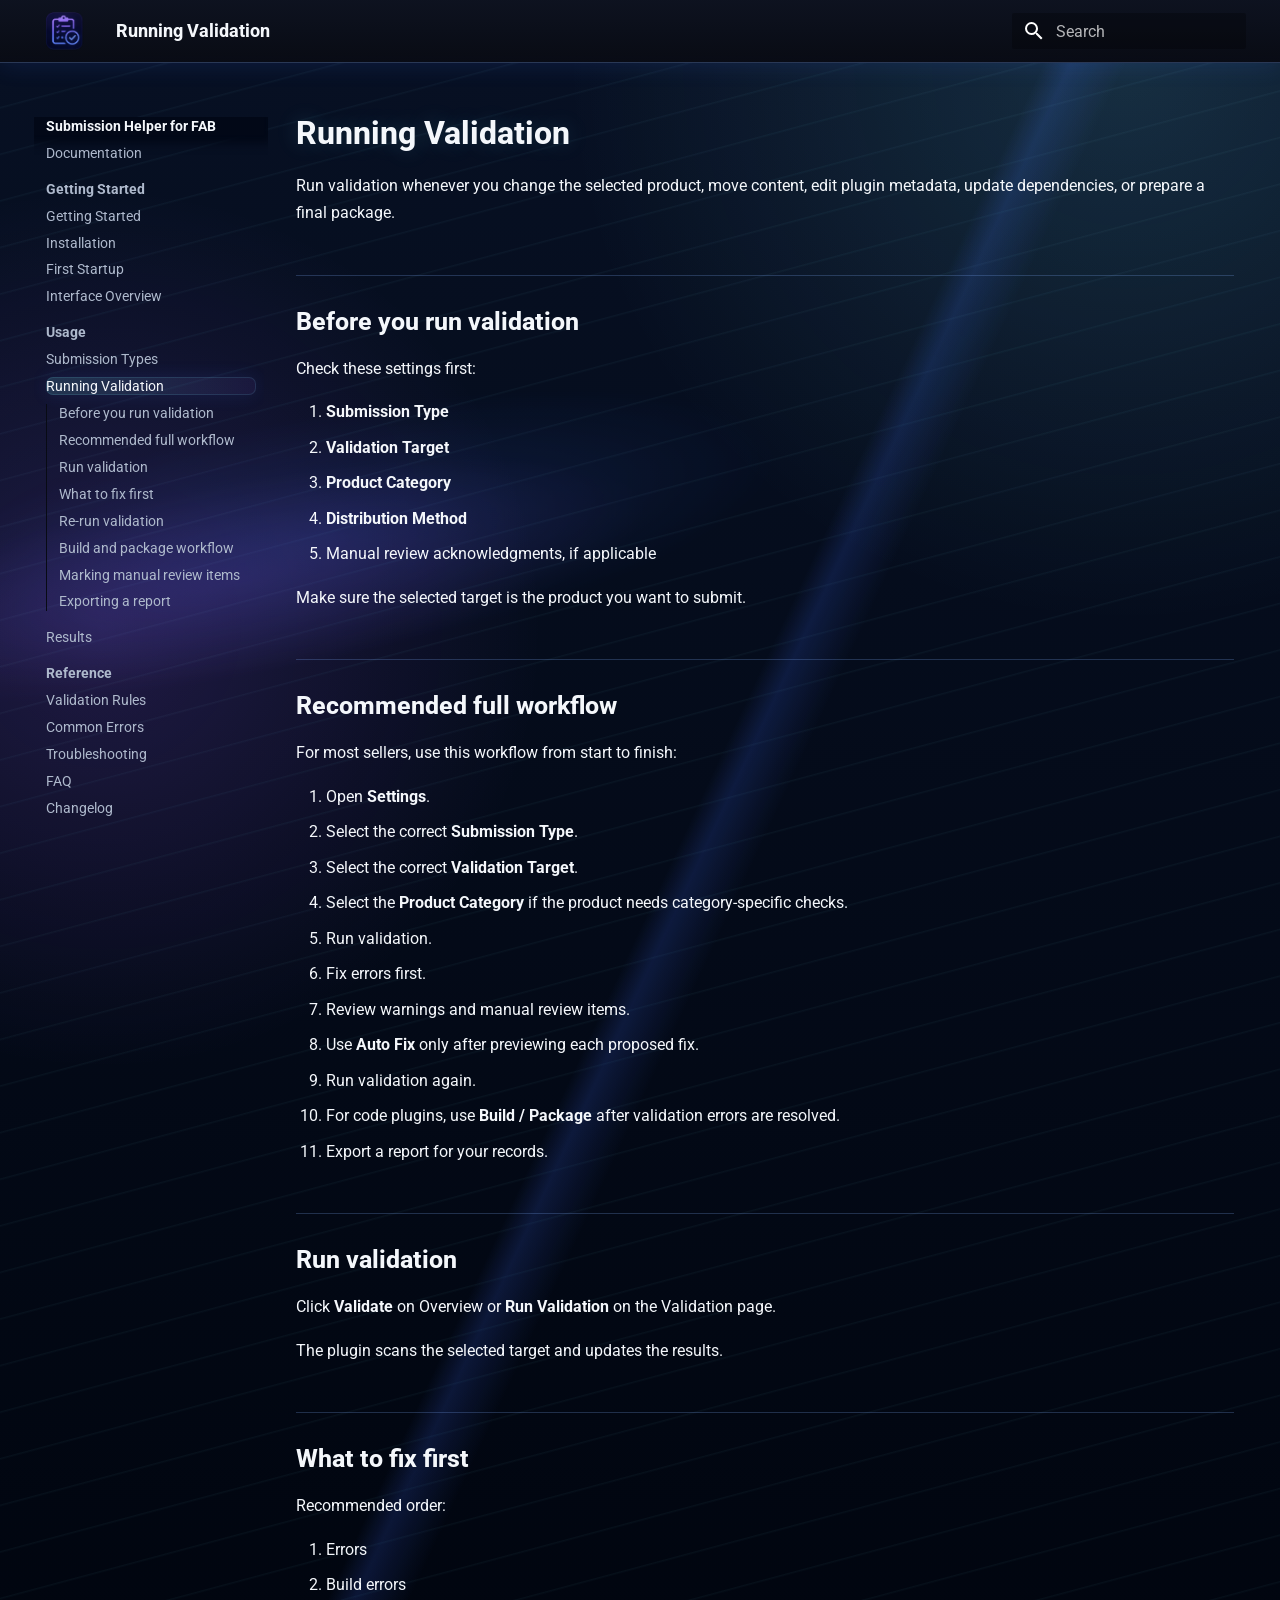
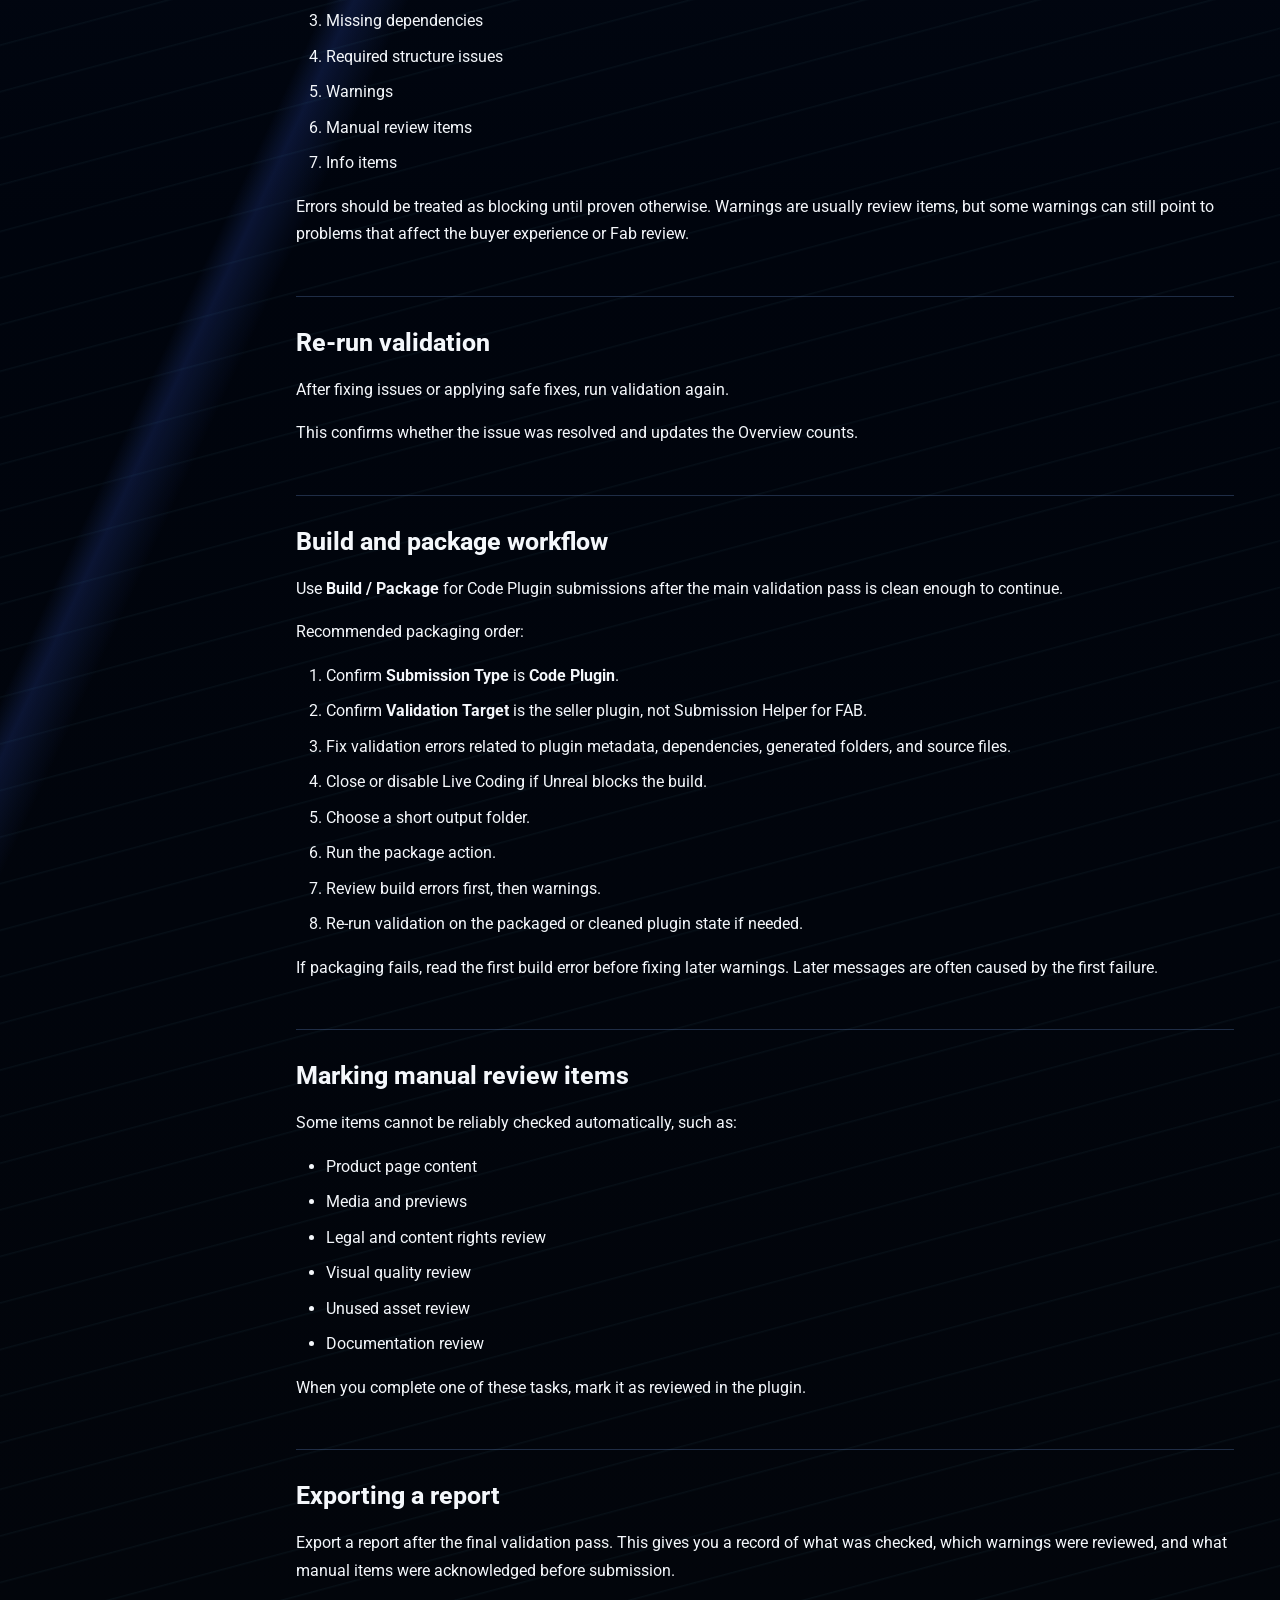
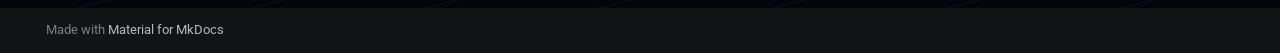
<file: site/running-validation/index.html>
<!doctype html>
<html lang="en" class="no-js">
  <head>
    
      <meta charset="utf-8">
      <meta name="viewport" content="width=device-width,initial-scale=1">
      
        <meta name="description" content="Documentation for the Submission Helper for FAB Unreal Engine plugin.">
      
      
        <meta name="author" content="Dokazin">
      
      
        <link rel="canonical" href="https://dokazin.github.io/FabSubmissionHelperDoc/running-validation/">
      
      
        <link rel="prev" href="../submission-types/">
      
      
        <link rel="next" href="../results/">
      
      
        
      
      
      <link rel="icon" href="../assets/images/Icon128.png">
      <meta name="generator" content="mkdocs-1.6.1, mkdocs-material-9.7.6">
    
    
      
        <title>Running Validation - Submission Helper for FAB</title>
      
    
    
      <link rel="stylesheet" href="../assets/stylesheets/main.484c7ddc.min.css">
      
        
        <link rel="stylesheet" href="../assets/stylesheets/palette.ab4e12ef.min.css">
      
      


    
    
      
    
    
      
        
        
        <link rel="preconnect" href="https://fonts.gstatic.com" crossorigin>
        <link rel="stylesheet" href="https://fonts.googleapis.com/css?family=Roboto:300,300i,400,400i,700,700i%7CRoboto+Mono:400,400i,700,700i&display=fallback">
        <style>:root{--md-text-font:"Roboto";--md-code-font:"Roboto Mono"}</style>
      
    
    
      <link rel="stylesheet" href="../stylesheets/extra.css">
    
    <script>__md_scope=new URL("..",location),__md_hash=e=>[...e].reduce(((e,_)=>(e<<5)-e+_.charCodeAt(0)),0),__md_get=(e,_=localStorage,t=__md_scope)=>JSON.parse(_.getItem(t.pathname+"."+e)),__md_set=(e,_,t=localStorage,a=__md_scope)=>{try{t.setItem(a.pathname+"."+e,JSON.stringify(_))}catch(e){}}</script>
    
      

    
    
  </head>
  
  
    
    
    
    
    
    <body dir="ltr" data-md-color-scheme="slate" data-md-color-primary="black" data-md-color-accent="cyan">
  
    
    <input class="md-toggle" data-md-toggle="drawer" type="checkbox" id="__drawer" autocomplete="off">
    <input class="md-toggle" data-md-toggle="search" type="checkbox" id="__search" autocomplete="off">
    <label class="md-overlay" for="__drawer"></label>
    <div data-md-component="skip">
      
        
        <a href="#running-validation" class="md-skip">
          Skip to content
        </a>
      
    </div>
    <div data-md-component="announce">
      
    </div>
    
    
      

  

<header class="md-header md-header--shadow" data-md-component="header">
  <nav class="md-header__inner md-grid" aria-label="Header">
    <a href=".." title="Submission Helper for FAB" class="md-header__button md-logo" aria-label="Submission Helper for FAB" data-md-component="logo">
      
  <img src="../assets/images/Icon128.png" alt="logo">

    </a>
    <label class="md-header__button md-icon" for="__drawer">
      
      <svg xmlns="http://www.w3.org/2000/svg" viewBox="0 0 24 24"><path d="M3 6h18v2H3zm0 5h18v2H3zm0 5h18v2H3z"/></svg>
    </label>
    <div class="md-header__title" data-md-component="header-title">
      <div class="md-header__ellipsis">
        <div class="md-header__topic">
          <span class="md-ellipsis">
            Submission Helper for FAB
          </span>
        </div>
        <div class="md-header__topic" data-md-component="header-topic">
          <span class="md-ellipsis">
            
              Running Validation
            
          </span>
        </div>
      </div>
    </div>
    
      
    
    
    
    
      
      
        <label class="md-header__button md-icon" for="__search">
          
          <svg xmlns="http://www.w3.org/2000/svg" viewBox="0 0 24 24"><path d="M9.5 3A6.5 6.5 0 0 1 16 9.5c0 1.61-.59 3.09-1.56 4.23l.27.27h.79l5 5-1.5 1.5-5-5v-.79l-.27-.27A6.52 6.52 0 0 1 9.5 16 6.5 6.5 0 0 1 3 9.5 6.5 6.5 0 0 1 9.5 3m0 2C7 5 5 7 5 9.5S7 14 9.5 14 14 12 14 9.5 12 5 9.5 5"/></svg>
        </label>
        <div class="md-search" data-md-component="search" role="dialog">
  <label class="md-search__overlay" for="__search"></label>
  <div class="md-search__inner" role="search">
    <form class="md-search__form" name="search">
      <input type="text" class="md-search__input" name="query" aria-label="Search" placeholder="Search" autocapitalize="off" autocorrect="off" autocomplete="off" spellcheck="false" data-md-component="search-query" required>
      <label class="md-search__icon md-icon" for="__search">
        
        <svg xmlns="http://www.w3.org/2000/svg" viewBox="0 0 24 24"><path d="M9.5 3A6.5 6.5 0 0 1 16 9.5c0 1.61-.59 3.09-1.56 4.23l.27.27h.79l5 5-1.5 1.5-5-5v-.79l-.27-.27A6.52 6.52 0 0 1 9.5 16 6.5 6.5 0 0 1 3 9.5 6.5 6.5 0 0 1 9.5 3m0 2C7 5 5 7 5 9.5S7 14 9.5 14 14 12 14 9.5 12 5 9.5 5"/></svg>
        
        <svg xmlns="http://www.w3.org/2000/svg" viewBox="0 0 24 24"><path d="M20 11v2H8l5.5 5.5-1.42 1.42L4.16 12l7.92-7.92L13.5 5.5 8 11z"/></svg>
      </label>
      <nav class="md-search__options" aria-label="Search">
        
          <a href="javascript:void(0)" class="md-search__icon md-icon" title="Share" aria-label="Share" data-clipboard data-clipboard-text="" data-md-component="search-share" tabindex="-1">
            
            <svg xmlns="http://www.w3.org/2000/svg" viewBox="0 0 24 24"><path d="M18 16.08c-.76 0-1.44.3-1.96.77L8.91 12.7c.05-.23.09-.46.09-.7s-.04-.47-.09-.7l7.05-4.11c.54.5 1.25.81 2.04.81a3 3 0 0 0 3-3 3 3 0 0 0-3-3 3 3 0 0 0-3 3c0 .24.04.47.09.7L8.04 9.81C7.5 9.31 6.79 9 6 9a3 3 0 0 0-3 3 3 3 0 0 0 3 3c.79 0 1.5-.31 2.04-.81l7.12 4.15c-.05.21-.08.43-.08.66 0 1.61 1.31 2.91 2.92 2.91s2.92-1.3 2.92-2.91A2.92 2.92 0 0 0 18 16.08"/></svg>
          </a>
        
        <button type="reset" class="md-search__icon md-icon" title="Clear" aria-label="Clear" tabindex="-1">
          
          <svg xmlns="http://www.w3.org/2000/svg" viewBox="0 0 24 24"><path d="M19 6.41 17.59 5 12 10.59 6.41 5 5 6.41 10.59 12 5 17.59 6.41 19 12 13.41 17.59 19 19 17.59 13.41 12z"/></svg>
        </button>
      </nav>
      
        <div class="md-search__suggest" data-md-component="search-suggest"></div>
      
    </form>
    <div class="md-search__output">
      <div class="md-search__scrollwrap" tabindex="0" data-md-scrollfix>
        <div class="md-search-result" data-md-component="search-result">
          <div class="md-search-result__meta">
            Initializing search
          </div>
          <ol class="md-search-result__list" role="presentation"></ol>
        </div>
      </div>
    </div>
  </div>
</div>
      
    
    
  </nav>
  
</header>
    
    <div class="md-container" data-md-component="container">
      
      
        
          
        
      
      <main class="md-main" data-md-component="main">
        <div class="md-main__inner md-grid">
          
            
              
              <div class="md-sidebar md-sidebar--primary" data-md-component="sidebar" data-md-type="navigation" >
                <div class="md-sidebar__scrollwrap">
                  <div class="md-sidebar__inner">
                    



  

<nav class="md-nav md-nav--primary md-nav--integrated" aria-label="Navigation" data-md-level="0">
  <label class="md-nav__title" for="__drawer">
    <a href=".." title="Submission Helper for FAB" class="md-nav__button md-logo" aria-label="Submission Helper for FAB" data-md-component="logo">
      
  <img src="../assets/images/Icon128.png" alt="logo">

    </a>
    Submission Helper for FAB
  </label>
  
  <ul class="md-nav__list" data-md-scrollfix>
    
      
      
  
  
  
  
    <li class="md-nav__item">
      <a href=".." class="md-nav__link">
        
  
  
  <span class="md-ellipsis">
    
  
    Documentation
  

    
  </span>
  
  

      </a>
    </li>
  

    
      
      
  
  
  
  
    
    
    
    
      
        
        
      
    
    
    <li class="md-nav__item md-nav__item--section md-nav__item--nested">
      
        
        
          
        
        <input class="md-nav__toggle md-toggle md-toggle--indeterminate" type="checkbox" id="__nav_2" >
        
          
          <label class="md-nav__link" for="__nav_2" id="__nav_2_label" tabindex="">
            
  
  
  <span class="md-ellipsis">
    
  
    Getting Started
  

    
  </span>
  
  

            <span class="md-nav__icon md-icon"></span>
          </label>
        
        <nav class="md-nav" data-md-level="1" aria-labelledby="__nav_2_label" aria-expanded="false">
          <label class="md-nav__title" for="__nav_2">
            <span class="md-nav__icon md-icon"></span>
            
  
    Getting Started
  

          </label>
          <ul class="md-nav__list" data-md-scrollfix>
            
              
                
  
  
  
  
    <li class="md-nav__item">
      <a href="../getting-started/" class="md-nav__link">
        
  
  
  <span class="md-ellipsis">
    
  
    Getting Started
  

    
  </span>
  
  

      </a>
    </li>
  

              
            
              
                
  
  
  
  
    <li class="md-nav__item">
      <a href="../installation/" class="md-nav__link">
        
  
  
  <span class="md-ellipsis">
    
  
    Installation
  

    
  </span>
  
  

      </a>
    </li>
  

              
            
              
                
  
  
  
  
    <li class="md-nav__item">
      <a href="../first-startup/" class="md-nav__link">
        
  
  
  <span class="md-ellipsis">
    
  
    First Startup
  

    
  </span>
  
  

      </a>
    </li>
  

              
            
              
                
  
  
  
  
    <li class="md-nav__item">
      <a href="../interface-overview/" class="md-nav__link">
        
  
  
  <span class="md-ellipsis">
    
  
    Interface Overview
  

    
  </span>
  
  

      </a>
    </li>
  

              
            
          </ul>
        </nav>
      
    </li>
  

    
      
      
  
  
    
  
  
  
    
    
    
    
      
        
        
      
    
    
    <li class="md-nav__item md-nav__item--active md-nav__item--section md-nav__item--nested">
      
        
        
        <input class="md-nav__toggle md-toggle " type="checkbox" id="__nav_3" checked>
        
          
          <label class="md-nav__link" for="__nav_3" id="__nav_3_label" tabindex="">
            
  
  
  <span class="md-ellipsis">
    
  
    Usage
  

    
  </span>
  
  

            <span class="md-nav__icon md-icon"></span>
          </label>
        
        <nav class="md-nav" data-md-level="1" aria-labelledby="__nav_3_label" aria-expanded="true">
          <label class="md-nav__title" for="__nav_3">
            <span class="md-nav__icon md-icon"></span>
            
  
    Usage
  

          </label>
          <ul class="md-nav__list" data-md-scrollfix>
            
              
                
  
  
  
  
    <li class="md-nav__item">
      <a href="../submission-types/" class="md-nav__link">
        
  
  
  <span class="md-ellipsis">
    
  
    Submission Types
  

    
  </span>
  
  

      </a>
    </li>
  

              
            
              
                
  
  
    
  
  
  
    <li class="md-nav__item md-nav__item--active">
      
      <input class="md-nav__toggle md-toggle" type="checkbox" id="__toc">
      
      
        
      
      
        <label class="md-nav__link md-nav__link--active" for="__toc">
          
  
  
  <span class="md-ellipsis">
    
  
    Running Validation
  

    
  </span>
  
  

          <span class="md-nav__icon md-icon"></span>
        </label>
      
      <a href="./" class="md-nav__link md-nav__link--active">
        
  
  
  <span class="md-ellipsis">
    
  
    Running Validation
  

    
  </span>
  
  

      </a>
      
        

  

<nav class="md-nav md-nav--secondary" aria-label="On this page">
  
  
  
    
  
  
    <label class="md-nav__title" for="__toc">
      <span class="md-nav__icon md-icon"></span>
      On this page
    </label>
    <ul class="md-nav__list" data-md-component="toc" data-md-scrollfix>
      
        <li class="md-nav__item">
  <a href="#before-you-run-validation" class="md-nav__link">
    <span class="md-ellipsis">
      
        Before you run validation
      
    </span>
  </a>
  
</li>
      
        <li class="md-nav__item">
  <a href="#recommended-full-workflow" class="md-nav__link">
    <span class="md-ellipsis">
      
        Recommended full workflow
      
    </span>
  </a>
  
</li>
      
        <li class="md-nav__item">
  <a href="#run-validation" class="md-nav__link">
    <span class="md-ellipsis">
      
        Run validation
      
    </span>
  </a>
  
</li>
      
        <li class="md-nav__item">
  <a href="#what-to-fix-first" class="md-nav__link">
    <span class="md-ellipsis">
      
        What to fix first
      
    </span>
  </a>
  
</li>
      
        <li class="md-nav__item">
  <a href="#re-run-validation" class="md-nav__link">
    <span class="md-ellipsis">
      
        Re-run validation
      
    </span>
  </a>
  
</li>
      
        <li class="md-nav__item">
  <a href="#build-and-package-workflow" class="md-nav__link">
    <span class="md-ellipsis">
      
        Build and package workflow
      
    </span>
  </a>
  
</li>
      
        <li class="md-nav__item">
  <a href="#marking-manual-review-items" class="md-nav__link">
    <span class="md-ellipsis">
      
        Marking manual review items
      
    </span>
  </a>
  
</li>
      
        <li class="md-nav__item">
  <a href="#exporting-a-report" class="md-nav__link">
    <span class="md-ellipsis">
      
        Exporting a report
      
    </span>
  </a>
  
</li>
      
    </ul>
  
</nav>
      
    </li>
  

              
            
              
                
  
  
  
  
    <li class="md-nav__item">
      <a href="../results/" class="md-nav__link">
        
  
  
  <span class="md-ellipsis">
    
  
    Results
  

    
  </span>
  
  

      </a>
    </li>
  

              
            
          </ul>
        </nav>
      
    </li>
  

    
      
      
  
  
  
  
    
    
    
    
      
        
        
      
    
    
    <li class="md-nav__item md-nav__item--section md-nav__item--nested">
      
        
        
          
        
        <input class="md-nav__toggle md-toggle md-toggle--indeterminate" type="checkbox" id="__nav_4" >
        
          
          <label class="md-nav__link" for="__nav_4" id="__nav_4_label" tabindex="">
            
  
  
  <span class="md-ellipsis">
    
  
    Reference
  

    
  </span>
  
  

            <span class="md-nav__icon md-icon"></span>
          </label>
        
        <nav class="md-nav" data-md-level="1" aria-labelledby="__nav_4_label" aria-expanded="false">
          <label class="md-nav__title" for="__nav_4">
            <span class="md-nav__icon md-icon"></span>
            
  
    Reference
  

          </label>
          <ul class="md-nav__list" data-md-scrollfix>
            
              
                
  
  
  
  
    <li class="md-nav__item">
      <a href="../validation-rules/" class="md-nav__link">
        
  
  
  <span class="md-ellipsis">
    
  
    Validation Rules
  

    
  </span>
  
  

      </a>
    </li>
  

              
            
              
                
  
  
  
  
    <li class="md-nav__item">
      <a href="../common-errors/" class="md-nav__link">
        
  
  
  <span class="md-ellipsis">
    
  
    Common Errors
  

    
  </span>
  
  

      </a>
    </li>
  

              
            
              
                
  
  
  
  
    <li class="md-nav__item">
      <a href="../troubleshooting/" class="md-nav__link">
        
  
  
  <span class="md-ellipsis">
    
  
    Troubleshooting
  

    
  </span>
  
  

      </a>
    </li>
  

              
            
              
                
  
  
  
  
    <li class="md-nav__item">
      <a href="../faq/" class="md-nav__link">
        
  
  
  <span class="md-ellipsis">
    
  
    FAQ
  

    
  </span>
  
  

      </a>
    </li>
  

              
            
              
                
  
  
  
  
    <li class="md-nav__item">
      <a href="../changelog/" class="md-nav__link">
        
  
  
  <span class="md-ellipsis">
    
  
    Changelog
  

    
  </span>
  
  

      </a>
    </li>
  

              
            
          </ul>
        </nav>
      
    </li>
  

    
  </ul>
</nav>
                  </div>
                </div>
              </div>
            
            
          
          
            <div class="md-content" data-md-component="content">
              
              <article class="md-content__inner md-typeset">
                
                  



<h1 id="running-validation">Running Validation<a class="headerlink" href="#running-validation" title="Permanent link">&para;</a></h1>
<p>Run validation whenever you change the selected product, move content, edit plugin metadata, update dependencies, or prepare a final package.</p>
<h2 id="before-you-run-validation">Before you run validation<a class="headerlink" href="#before-you-run-validation" title="Permanent link">&para;</a></h2>
<p>Check these settings first:</p>
<ol>
<li><strong>Submission Type</strong></li>
<li><strong>Validation Target</strong></li>
<li><strong>Product Category</strong></li>
<li><strong>Distribution Method</strong></li>
<li>Manual review acknowledgments, if applicable</li>
</ol>
<p>Make sure the selected target is the product you want to submit.</p>
<h2 id="recommended-full-workflow">Recommended full workflow<a class="headerlink" href="#recommended-full-workflow" title="Permanent link">&para;</a></h2>
<p>For most sellers, use this workflow from start to finish:</p>
<ol>
<li>Open <strong>Settings</strong>.</li>
<li>Select the correct <strong>Submission Type</strong>.</li>
<li>Select the correct <strong>Validation Target</strong>.</li>
<li>Select the <strong>Product Category</strong> if the product needs category-specific checks.</li>
<li>Run validation.</li>
<li>Fix errors first.</li>
<li>Review warnings and manual review items.</li>
<li>Use <strong>Auto Fix</strong> only after previewing each proposed fix.</li>
<li>Run validation again.</li>
<li>For code plugins, use <strong>Build / Package</strong> after validation errors are resolved.</li>
<li>Export a report for your records.</li>
</ol>
<h2 id="run-validation">Run validation<a class="headerlink" href="#run-validation" title="Permanent link">&para;</a></h2>
<p>Click <strong>Validate</strong> on Overview or <strong>Run Validation</strong> on the Validation page.</p>
<p>The plugin scans the selected target and updates the results.</p>
<h2 id="what-to-fix-first">What to fix first<a class="headerlink" href="#what-to-fix-first" title="Permanent link">&para;</a></h2>
<p>Recommended order:</p>
<ol>
<li>Errors</li>
<li>Build errors</li>
<li>Missing dependencies</li>
<li>Required structure issues</li>
<li>Warnings</li>
<li>Manual review items</li>
<li>Info items</li>
</ol>
<p>Errors should be treated as blocking until proven otherwise. Warnings are usually review items, but some warnings can still point to problems that affect the buyer experience or Fab review.</p>
<h2 id="re-run-validation">Re-run validation<a class="headerlink" href="#re-run-validation" title="Permanent link">&para;</a></h2>
<p>After fixing issues or applying safe fixes, run validation again.</p>
<p>This confirms whether the issue was resolved and updates the Overview counts.</p>
<h2 id="build-and-package-workflow">Build and package workflow<a class="headerlink" href="#build-and-package-workflow" title="Permanent link">&para;</a></h2>
<p>Use <strong>Build / Package</strong> for Code Plugin submissions after the main validation pass is clean enough to continue.</p>
<p>Recommended packaging order:</p>
<ol>
<li>Confirm <strong>Submission Type</strong> is <strong>Code Plugin</strong>.</li>
<li>Confirm <strong>Validation Target</strong> is the seller plugin, not Submission Helper for FAB.</li>
<li>Fix validation errors related to plugin metadata, dependencies, generated folders, and source files.</li>
<li>Close or disable Live Coding if Unreal blocks the build.</li>
<li>Choose a short output folder.</li>
<li>Run the package action.</li>
<li>Review build errors first, then warnings.</li>
<li>Re-run validation on the packaged or cleaned plugin state if needed.</li>
</ol>
<p>If packaging fails, read the first build error before fixing later warnings. Later messages are often caused by the first failure.</p>
<h2 id="marking-manual-review-items">Marking manual review items<a class="headerlink" href="#marking-manual-review-items" title="Permanent link">&para;</a></h2>
<p>Some items cannot be reliably checked automatically, such as:</p>
<ul>
<li>Product page content</li>
<li>Media and previews</li>
<li>Legal and content rights review</li>
<li>Visual quality review</li>
<li>Unused asset review</li>
<li>Documentation review</li>
</ul>
<p>When you complete one of these tasks, mark it as reviewed in the plugin.</p>
<h2 id="exporting-a-report">Exporting a report<a class="headerlink" href="#exporting-a-report" title="Permanent link">&para;</a></h2>
<p>Export a report after the final validation pass. This gives you a record of what was checked, which warnings were reviewed, and what manual items were acknowledged before submission.</p>












                
              </article>
            </div>
          
          
  <script>var tabs=__md_get("__tabs");if(Array.isArray(tabs))e:for(var set of document.querySelectorAll(".tabbed-set")){var labels=set.querySelector(".tabbed-labels");for(var tab of tabs)for(var label of labels.getElementsByTagName("label"))if(label.innerText.trim()===tab){var input=document.getElementById(label.htmlFor);input.checked=!0;continue e}}</script>

<script>var target=document.getElementById(location.hash.slice(1));target&&target.name&&(target.checked=target.name.startsWith("__tabbed_"))</script>
        </div>
        
          <button type="button" class="md-top md-icon" data-md-component="top" hidden>
  
  <svg xmlns="http://www.w3.org/2000/svg" viewBox="0 0 24 24"><path d="M13 20h-2V8l-5.5 5.5-1.42-1.42L12 4.16l7.92 7.92-1.42 1.42L13 8z"/></svg>
  Back to top
</button>
        
      </main>
      
        <footer class="md-footer">
  
  <div class="md-footer-meta md-typeset">
    <div class="md-footer-meta__inner md-grid">
      <div class="md-copyright">
  
  
    Made with
    <a href="https://squidfunk.github.io/mkdocs-material/" target="_blank" rel="noopener">
      Material for MkDocs
    </a>
  
</div>
      
    </div>
  </div>
</footer>
      
    </div>
    <div class="md-dialog" data-md-component="dialog">
      <div class="md-dialog__inner md-typeset"></div>
    </div>
    
    
    
      
      
      <script id="__config" type="application/json">{"annotate": null, "base": "..", "features": ["navigation.sections", "navigation.expand", "navigation.top", "navigation.tracking", "toc.follow", "toc.integrate", "search.suggest", "search.highlight", "search.share", "content.code.copy", "content.code.select", "content.tabs.link"], "search": "../assets/javascripts/workers/search.2c215733.min.js", "tags": null, "translations": {"clipboard.copied": "Copied to clipboard", "clipboard.copy": "Copy to clipboard", "search.result.more.one": "1 more on this page", "search.result.more.other": "# more on this page", "search.result.none": "No matching documents", "search.result.one": "1 matching document", "search.result.other": "# matching documents", "search.result.placeholder": "Type to start searching", "search.result.term.missing": "Missing", "select.version": "Select version"}, "version": null}</script>
    
    
      <script src="../assets/javascripts/bundle.79ae519e.min.js"></script>
      
        <script src="../javascripts/nav-active.js"></script>
      
    
  </body>
</html>
</file>
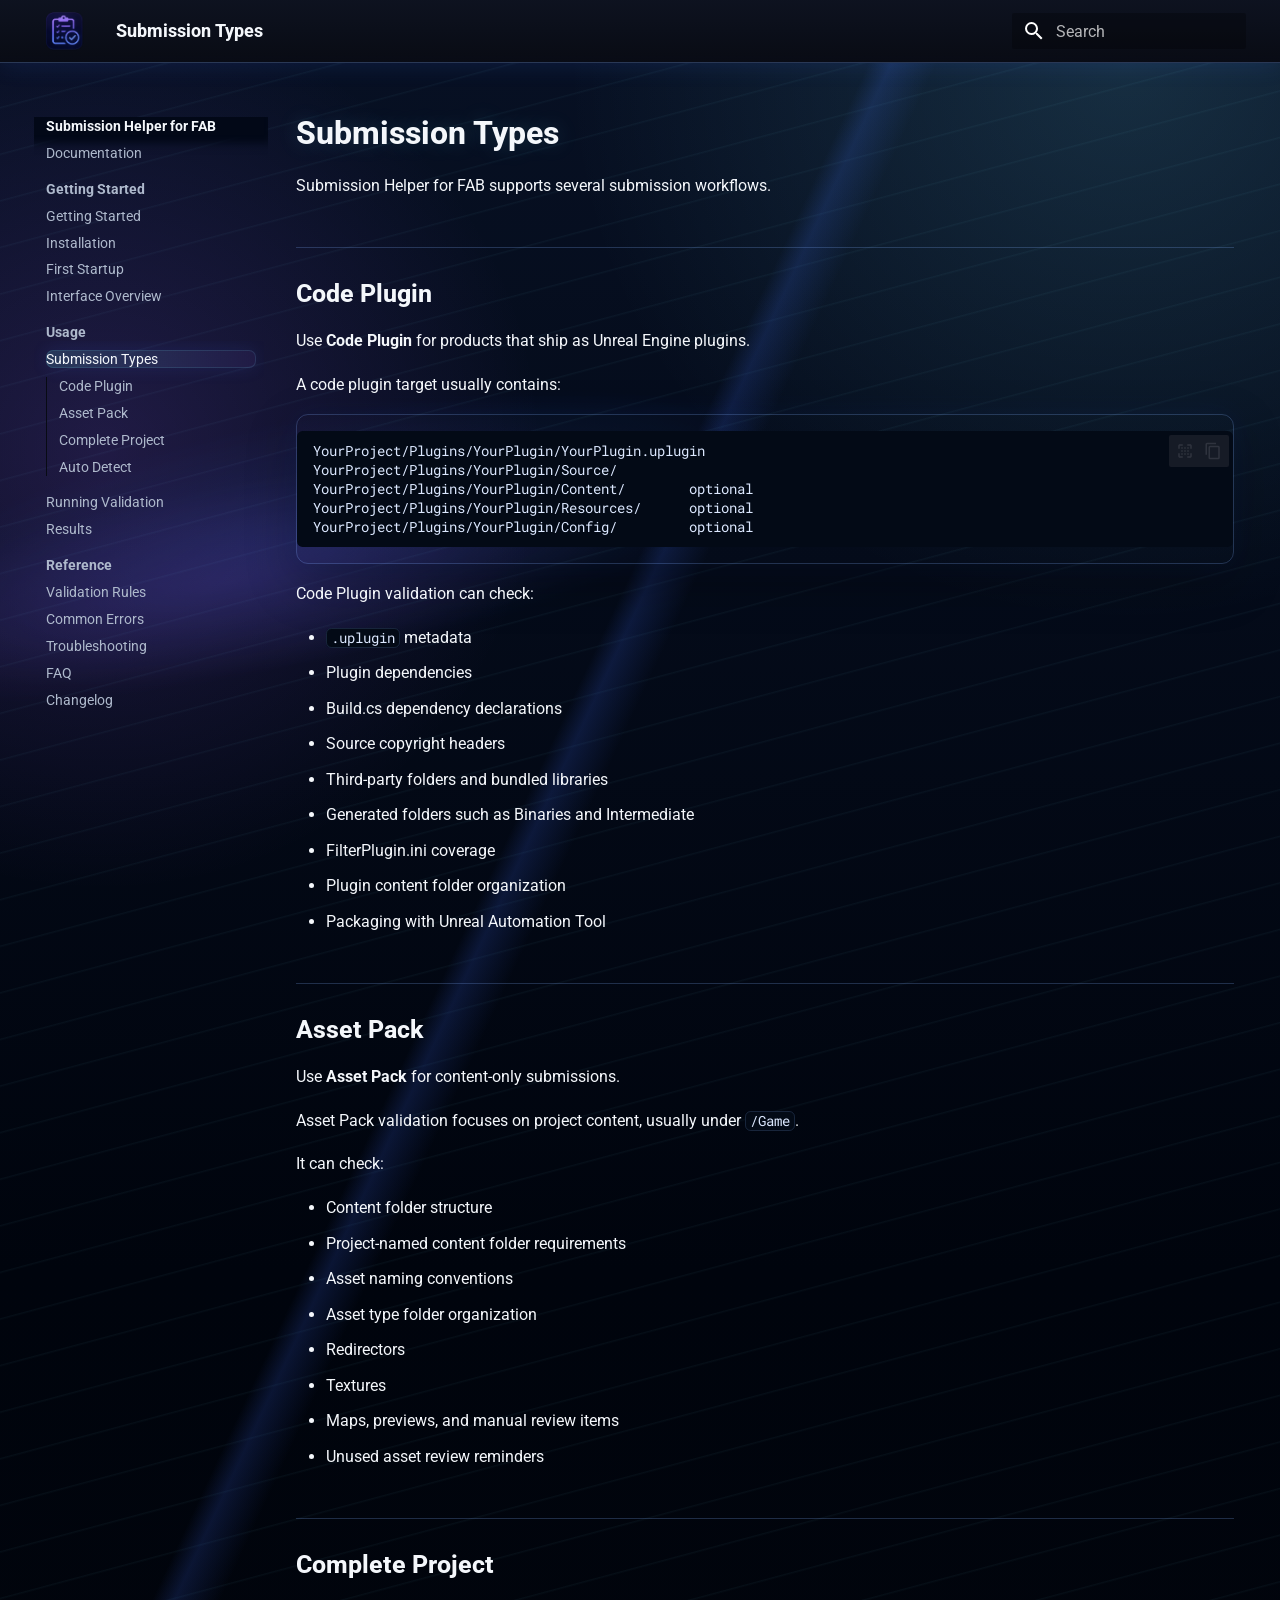
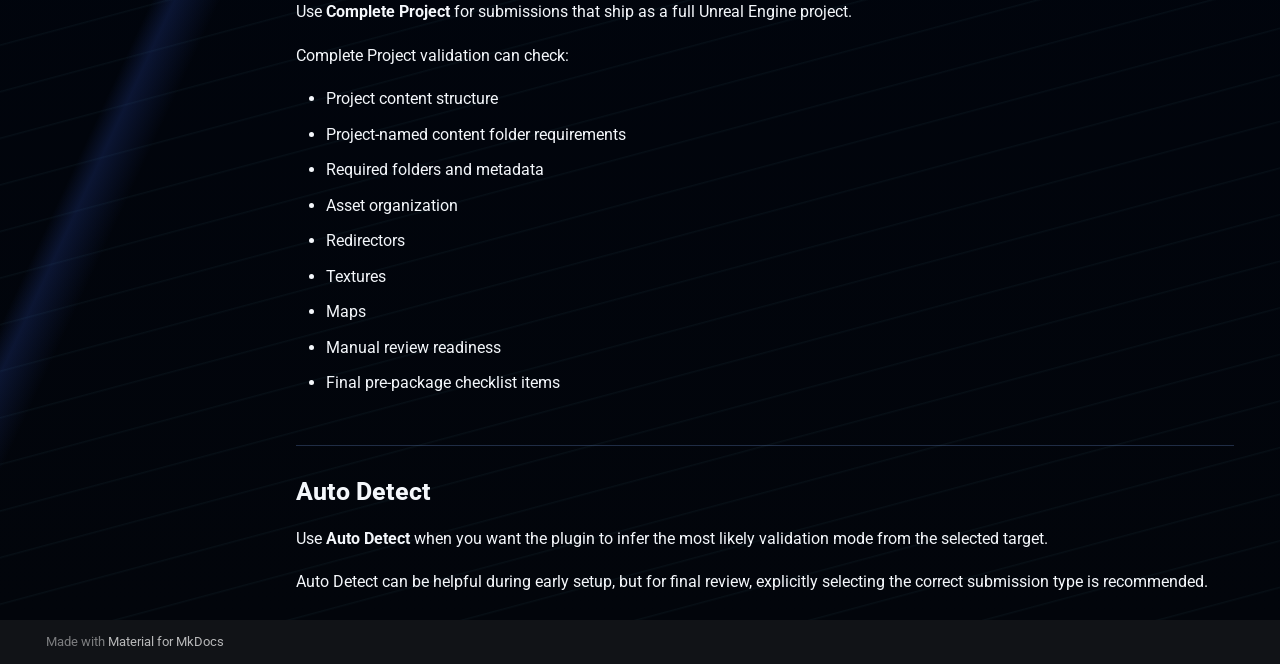
<file: site/submission-types/index.html>
<!doctype html>
<html lang="en" class="no-js">
  <head>
    
      <meta charset="utf-8">
      <meta name="viewport" content="width=device-width,initial-scale=1">
      
        <meta name="description" content="Documentation for the Submission Helper for FAB Unreal Engine plugin.">
      
      
        <meta name="author" content="Dokazin">
      
      
        <link rel="canonical" href="https://dokazin.github.io/FabSubmissionHelperDoc/submission-types/">
      
      
        <link rel="prev" href="../interface-overview/">
      
      
        <link rel="next" href="../running-validation/">
      
      
        
      
      
      <link rel="icon" href="../assets/images/Icon128.png">
      <meta name="generator" content="mkdocs-1.6.1, mkdocs-material-9.7.6">
    
    
      
        <title>Submission Types - Submission Helper for FAB</title>
      
    
    
      <link rel="stylesheet" href="../assets/stylesheets/main.484c7ddc.min.css">
      
        
        <link rel="stylesheet" href="../assets/stylesheets/palette.ab4e12ef.min.css">
      
      


    
    
      
    
    
      
        
        
        <link rel="preconnect" href="https://fonts.gstatic.com" crossorigin>
        <link rel="stylesheet" href="https://fonts.googleapis.com/css?family=Roboto:300,300i,400,400i,700,700i%7CRoboto+Mono:400,400i,700,700i&display=fallback">
        <style>:root{--md-text-font:"Roboto";--md-code-font:"Roboto Mono"}</style>
      
    
    
      <link rel="stylesheet" href="../stylesheets/extra.css">
    
    <script>__md_scope=new URL("..",location),__md_hash=e=>[...e].reduce(((e,_)=>(e<<5)-e+_.charCodeAt(0)),0),__md_get=(e,_=localStorage,t=__md_scope)=>JSON.parse(_.getItem(t.pathname+"."+e)),__md_set=(e,_,t=localStorage,a=__md_scope)=>{try{t.setItem(a.pathname+"."+e,JSON.stringify(_))}catch(e){}}</script>
    
      

    
    
  </head>
  
  
    
    
    
    
    
    <body dir="ltr" data-md-color-scheme="slate" data-md-color-primary="black" data-md-color-accent="cyan">
  
    
    <input class="md-toggle" data-md-toggle="drawer" type="checkbox" id="__drawer" autocomplete="off">
    <input class="md-toggle" data-md-toggle="search" type="checkbox" id="__search" autocomplete="off">
    <label class="md-overlay" for="__drawer"></label>
    <div data-md-component="skip">
      
        
        <a href="#submission-types" class="md-skip">
          Skip to content
        </a>
      
    </div>
    <div data-md-component="announce">
      
    </div>
    
    
      

  

<header class="md-header md-header--shadow" data-md-component="header">
  <nav class="md-header__inner md-grid" aria-label="Header">
    <a href=".." title="Submission Helper for FAB" class="md-header__button md-logo" aria-label="Submission Helper for FAB" data-md-component="logo">
      
  <img src="../assets/images/Icon128.png" alt="logo">

    </a>
    <label class="md-header__button md-icon" for="__drawer">
      
      <svg xmlns="http://www.w3.org/2000/svg" viewBox="0 0 24 24"><path d="M3 6h18v2H3zm0 5h18v2H3zm0 5h18v2H3z"/></svg>
    </label>
    <div class="md-header__title" data-md-component="header-title">
      <div class="md-header__ellipsis">
        <div class="md-header__topic">
          <span class="md-ellipsis">
            Submission Helper for FAB
          </span>
        </div>
        <div class="md-header__topic" data-md-component="header-topic">
          <span class="md-ellipsis">
            
              Submission Types
            
          </span>
        </div>
      </div>
    </div>
    
      
    
    
    
    
      
      
        <label class="md-header__button md-icon" for="__search">
          
          <svg xmlns="http://www.w3.org/2000/svg" viewBox="0 0 24 24"><path d="M9.5 3A6.5 6.5 0 0 1 16 9.5c0 1.61-.59 3.09-1.56 4.23l.27.27h.79l5 5-1.5 1.5-5-5v-.79l-.27-.27A6.52 6.52 0 0 1 9.5 16 6.5 6.5 0 0 1 3 9.5 6.5 6.5 0 0 1 9.5 3m0 2C7 5 5 7 5 9.5S7 14 9.5 14 14 12 14 9.5 12 5 9.5 5"/></svg>
        </label>
        <div class="md-search" data-md-component="search" role="dialog">
  <label class="md-search__overlay" for="__search"></label>
  <div class="md-search__inner" role="search">
    <form class="md-search__form" name="search">
      <input type="text" class="md-search__input" name="query" aria-label="Search" placeholder="Search" autocapitalize="off" autocorrect="off" autocomplete="off" spellcheck="false" data-md-component="search-query" required>
      <label class="md-search__icon md-icon" for="__search">
        
        <svg xmlns="http://www.w3.org/2000/svg" viewBox="0 0 24 24"><path d="M9.5 3A6.5 6.5 0 0 1 16 9.5c0 1.61-.59 3.09-1.56 4.23l.27.27h.79l5 5-1.5 1.5-5-5v-.79l-.27-.27A6.52 6.52 0 0 1 9.5 16 6.5 6.5 0 0 1 3 9.5 6.5 6.5 0 0 1 9.5 3m0 2C7 5 5 7 5 9.5S7 14 9.5 14 14 12 14 9.5 12 5 9.5 5"/></svg>
        
        <svg xmlns="http://www.w3.org/2000/svg" viewBox="0 0 24 24"><path d="M20 11v2H8l5.5 5.5-1.42 1.42L4.16 12l7.92-7.92L13.5 5.5 8 11z"/></svg>
      </label>
      <nav class="md-search__options" aria-label="Search">
        
          <a href="javascript:void(0)" class="md-search__icon md-icon" title="Share" aria-label="Share" data-clipboard data-clipboard-text="" data-md-component="search-share" tabindex="-1">
            
            <svg xmlns="http://www.w3.org/2000/svg" viewBox="0 0 24 24"><path d="M18 16.08c-.76 0-1.44.3-1.96.77L8.91 12.7c.05-.23.09-.46.09-.7s-.04-.47-.09-.7l7.05-4.11c.54.5 1.25.81 2.04.81a3 3 0 0 0 3-3 3 3 0 0 0-3-3 3 3 0 0 0-3 3c0 .24.04.47.09.7L8.04 9.81C7.5 9.31 6.79 9 6 9a3 3 0 0 0-3 3 3 3 0 0 0 3 3c.79 0 1.5-.31 2.04-.81l7.12 4.15c-.05.21-.08.43-.08.66 0 1.61 1.31 2.91 2.92 2.91s2.92-1.3 2.92-2.91A2.92 2.92 0 0 0 18 16.08"/></svg>
          </a>
        
        <button type="reset" class="md-search__icon md-icon" title="Clear" aria-label="Clear" tabindex="-1">
          
          <svg xmlns="http://www.w3.org/2000/svg" viewBox="0 0 24 24"><path d="M19 6.41 17.59 5 12 10.59 6.41 5 5 6.41 10.59 12 5 17.59 6.41 19 12 13.41 17.59 19 19 17.59 13.41 12z"/></svg>
        </button>
      </nav>
      
        <div class="md-search__suggest" data-md-component="search-suggest"></div>
      
    </form>
    <div class="md-search__output">
      <div class="md-search__scrollwrap" tabindex="0" data-md-scrollfix>
        <div class="md-search-result" data-md-component="search-result">
          <div class="md-search-result__meta">
            Initializing search
          </div>
          <ol class="md-search-result__list" role="presentation"></ol>
        </div>
      </div>
    </div>
  </div>
</div>
      
    
    
  </nav>
  
</header>
    
    <div class="md-container" data-md-component="container">
      
      
        
          
        
      
      <main class="md-main" data-md-component="main">
        <div class="md-main__inner md-grid">
          
            
              
              <div class="md-sidebar md-sidebar--primary" data-md-component="sidebar" data-md-type="navigation" >
                <div class="md-sidebar__scrollwrap">
                  <div class="md-sidebar__inner">
                    



  

<nav class="md-nav md-nav--primary md-nav--integrated" aria-label="Navigation" data-md-level="0">
  <label class="md-nav__title" for="__drawer">
    <a href=".." title="Submission Helper for FAB" class="md-nav__button md-logo" aria-label="Submission Helper for FAB" data-md-component="logo">
      
  <img src="../assets/images/Icon128.png" alt="logo">

    </a>
    Submission Helper for FAB
  </label>
  
  <ul class="md-nav__list" data-md-scrollfix>
    
      
      
  
  
  
  
    <li class="md-nav__item">
      <a href=".." class="md-nav__link">
        
  
  
  <span class="md-ellipsis">
    
  
    Documentation
  

    
  </span>
  
  

      </a>
    </li>
  

    
      
      
  
  
  
  
    
    
    
    
      
        
        
      
    
    
    <li class="md-nav__item md-nav__item--section md-nav__item--nested">
      
        
        
          
        
        <input class="md-nav__toggle md-toggle md-toggle--indeterminate" type="checkbox" id="__nav_2" >
        
          
          <label class="md-nav__link" for="__nav_2" id="__nav_2_label" tabindex="">
            
  
  
  <span class="md-ellipsis">
    
  
    Getting Started
  

    
  </span>
  
  

            <span class="md-nav__icon md-icon"></span>
          </label>
        
        <nav class="md-nav" data-md-level="1" aria-labelledby="__nav_2_label" aria-expanded="false">
          <label class="md-nav__title" for="__nav_2">
            <span class="md-nav__icon md-icon"></span>
            
  
    Getting Started
  

          </label>
          <ul class="md-nav__list" data-md-scrollfix>
            
              
                
  
  
  
  
    <li class="md-nav__item">
      <a href="../getting-started/" class="md-nav__link">
        
  
  
  <span class="md-ellipsis">
    
  
    Getting Started
  

    
  </span>
  
  

      </a>
    </li>
  

              
            
              
                
  
  
  
  
    <li class="md-nav__item">
      <a href="../installation/" class="md-nav__link">
        
  
  
  <span class="md-ellipsis">
    
  
    Installation
  

    
  </span>
  
  

      </a>
    </li>
  

              
            
              
                
  
  
  
  
    <li class="md-nav__item">
      <a href="../first-startup/" class="md-nav__link">
        
  
  
  <span class="md-ellipsis">
    
  
    First Startup
  

    
  </span>
  
  

      </a>
    </li>
  

              
            
              
                
  
  
  
  
    <li class="md-nav__item">
      <a href="../interface-overview/" class="md-nav__link">
        
  
  
  <span class="md-ellipsis">
    
  
    Interface Overview
  

    
  </span>
  
  

      </a>
    </li>
  

              
            
          </ul>
        </nav>
      
    </li>
  

    
      
      
  
  
    
  
  
  
    
    
    
    
      
        
        
      
    
    
    <li class="md-nav__item md-nav__item--active md-nav__item--section md-nav__item--nested">
      
        
        
        <input class="md-nav__toggle md-toggle " type="checkbox" id="__nav_3" checked>
        
          
          <label class="md-nav__link" for="__nav_3" id="__nav_3_label" tabindex="">
            
  
  
  <span class="md-ellipsis">
    
  
    Usage
  

    
  </span>
  
  

            <span class="md-nav__icon md-icon"></span>
          </label>
        
        <nav class="md-nav" data-md-level="1" aria-labelledby="__nav_3_label" aria-expanded="true">
          <label class="md-nav__title" for="__nav_3">
            <span class="md-nav__icon md-icon"></span>
            
  
    Usage
  

          </label>
          <ul class="md-nav__list" data-md-scrollfix>
            
              
                
  
  
    
  
  
  
    <li class="md-nav__item md-nav__item--active">
      
      <input class="md-nav__toggle md-toggle" type="checkbox" id="__toc">
      
      
        
      
      
        <label class="md-nav__link md-nav__link--active" for="__toc">
          
  
  
  <span class="md-ellipsis">
    
  
    Submission Types
  

    
  </span>
  
  

          <span class="md-nav__icon md-icon"></span>
        </label>
      
      <a href="./" class="md-nav__link md-nav__link--active">
        
  
  
  <span class="md-ellipsis">
    
  
    Submission Types
  

    
  </span>
  
  

      </a>
      
        

  

<nav class="md-nav md-nav--secondary" aria-label="On this page">
  
  
  
    
  
  
    <label class="md-nav__title" for="__toc">
      <span class="md-nav__icon md-icon"></span>
      On this page
    </label>
    <ul class="md-nav__list" data-md-component="toc" data-md-scrollfix>
      
        <li class="md-nav__item">
  <a href="#code-plugin" class="md-nav__link">
    <span class="md-ellipsis">
      
        Code Plugin
      
    </span>
  </a>
  
</li>
      
        <li class="md-nav__item">
  <a href="#asset-pack" class="md-nav__link">
    <span class="md-ellipsis">
      
        Asset Pack
      
    </span>
  </a>
  
</li>
      
        <li class="md-nav__item">
  <a href="#complete-project" class="md-nav__link">
    <span class="md-ellipsis">
      
        Complete Project
      
    </span>
  </a>
  
</li>
      
        <li class="md-nav__item">
  <a href="#auto-detect" class="md-nav__link">
    <span class="md-ellipsis">
      
        Auto Detect
      
    </span>
  </a>
  
</li>
      
    </ul>
  
</nav>
      
    </li>
  

              
            
              
                
  
  
  
  
    <li class="md-nav__item">
      <a href="../running-validation/" class="md-nav__link">
        
  
  
  <span class="md-ellipsis">
    
  
    Running Validation
  

    
  </span>
  
  

      </a>
    </li>
  

              
            
              
                
  
  
  
  
    <li class="md-nav__item">
      <a href="../results/" class="md-nav__link">
        
  
  
  <span class="md-ellipsis">
    
  
    Results
  

    
  </span>
  
  

      </a>
    </li>
  

              
            
          </ul>
        </nav>
      
    </li>
  

    
      
      
  
  
  
  
    
    
    
    
      
        
        
      
    
    
    <li class="md-nav__item md-nav__item--section md-nav__item--nested">
      
        
        
          
        
        <input class="md-nav__toggle md-toggle md-toggle--indeterminate" type="checkbox" id="__nav_4" >
        
          
          <label class="md-nav__link" for="__nav_4" id="__nav_4_label" tabindex="">
            
  
  
  <span class="md-ellipsis">
    
  
    Reference
  

    
  </span>
  
  

            <span class="md-nav__icon md-icon"></span>
          </label>
        
        <nav class="md-nav" data-md-level="1" aria-labelledby="__nav_4_label" aria-expanded="false">
          <label class="md-nav__title" for="__nav_4">
            <span class="md-nav__icon md-icon"></span>
            
  
    Reference
  

          </label>
          <ul class="md-nav__list" data-md-scrollfix>
            
              
                
  
  
  
  
    <li class="md-nav__item">
      <a href="../validation-rules/" class="md-nav__link">
        
  
  
  <span class="md-ellipsis">
    
  
    Validation Rules
  

    
  </span>
  
  

      </a>
    </li>
  

              
            
              
                
  
  
  
  
    <li class="md-nav__item">
      <a href="../common-errors/" class="md-nav__link">
        
  
  
  <span class="md-ellipsis">
    
  
    Common Errors
  

    
  </span>
  
  

      </a>
    </li>
  

              
            
              
                
  
  
  
  
    <li class="md-nav__item">
      <a href="../troubleshooting/" class="md-nav__link">
        
  
  
  <span class="md-ellipsis">
    
  
    Troubleshooting
  

    
  </span>
  
  

      </a>
    </li>
  

              
            
              
                
  
  
  
  
    <li class="md-nav__item">
      <a href="../faq/" class="md-nav__link">
        
  
  
  <span class="md-ellipsis">
    
  
    FAQ
  

    
  </span>
  
  

      </a>
    </li>
  

              
            
              
                
  
  
  
  
    <li class="md-nav__item">
      <a href="../changelog/" class="md-nav__link">
        
  
  
  <span class="md-ellipsis">
    
  
    Changelog
  

    
  </span>
  
  

      </a>
    </li>
  

              
            
          </ul>
        </nav>
      
    </li>
  

    
  </ul>
</nav>
                  </div>
                </div>
              </div>
            
            
          
          
            <div class="md-content" data-md-component="content">
              
              <article class="md-content__inner md-typeset">
                
                  



<h1 id="submission-types">Submission Types<a class="headerlink" href="#submission-types" title="Permanent link">&para;</a></h1>
<p>Submission Helper for FAB supports several submission workflows.</p>
<h2 id="code-plugin">Code Plugin<a class="headerlink" href="#code-plugin" title="Permanent link">&para;</a></h2>
<p>Use <strong>Code Plugin</strong> for products that ship as Unreal Engine plugins.</p>
<p>A code plugin target usually contains:</p>
<div class="language-text highlight"><pre><span></span><code><span id="__span-0-1"><a id="__codelineno-0-1" name="__codelineno-0-1" href="#__codelineno-0-1"></a>YourProject/Plugins/YourPlugin/YourPlugin.uplugin
</span><span id="__span-0-2"><a id="__codelineno-0-2" name="__codelineno-0-2" href="#__codelineno-0-2"></a>YourProject/Plugins/YourPlugin/Source/
</span><span id="__span-0-3"><a id="__codelineno-0-3" name="__codelineno-0-3" href="#__codelineno-0-3"></a>YourProject/Plugins/YourPlugin/Content/        optional
</span><span id="__span-0-4"><a id="__codelineno-0-4" name="__codelineno-0-4" href="#__codelineno-0-4"></a>YourProject/Plugins/YourPlugin/Resources/      optional
</span><span id="__span-0-5"><a id="__codelineno-0-5" name="__codelineno-0-5" href="#__codelineno-0-5"></a>YourProject/Plugins/YourPlugin/Config/         optional
</span></code></pre></div>
<p>Code Plugin validation can check:</p>
<ul>
<li><code>.uplugin</code> metadata</li>
<li>Plugin dependencies</li>
<li>Build.cs dependency declarations</li>
<li>Source copyright headers</li>
<li>Third-party folders and bundled libraries</li>
<li>Generated folders such as Binaries and Intermediate</li>
<li>FilterPlugin.ini coverage</li>
<li>Plugin content folder organization</li>
<li>Packaging with Unreal Automation Tool</li>
</ul>
<h2 id="asset-pack">Asset Pack<a class="headerlink" href="#asset-pack" title="Permanent link">&para;</a></h2>
<p>Use <strong>Asset Pack</strong> for content-only submissions.</p>
<p>Asset Pack validation focuses on project content, usually under <code>/Game</code>.</p>
<p>It can check:</p>
<ul>
<li>Content folder structure</li>
<li>Project-named content folder requirements</li>
<li>Asset naming conventions</li>
<li>Asset type folder organization</li>
<li>Redirectors</li>
<li>Textures</li>
<li>Maps, previews, and manual review items</li>
<li>Unused asset review reminders</li>
</ul>
<h2 id="complete-project">Complete Project<a class="headerlink" href="#complete-project" title="Permanent link">&para;</a></h2>
<p>Use <strong>Complete Project</strong> for submissions that ship as a full Unreal Engine project.</p>
<p>Complete Project validation can check:</p>
<ul>
<li>Project content structure</li>
<li>Project-named content folder requirements</li>
<li>Required folders and metadata</li>
<li>Asset organization</li>
<li>Redirectors</li>
<li>Textures</li>
<li>Maps</li>
<li>Manual review readiness</li>
<li>Final pre-package checklist items</li>
</ul>
<h2 id="auto-detect">Auto Detect<a class="headerlink" href="#auto-detect" title="Permanent link">&para;</a></h2>
<p>Use <strong>Auto Detect</strong> when you want the plugin to infer the most likely validation mode from the selected target.</p>
<p>Auto Detect can be helpful during early setup, but for final review, explicitly selecting the correct submission type is recommended.</p>












                
              </article>
            </div>
          
          
  <script>var tabs=__md_get("__tabs");if(Array.isArray(tabs))e:for(var set of document.querySelectorAll(".tabbed-set")){var labels=set.querySelector(".tabbed-labels");for(var tab of tabs)for(var label of labels.getElementsByTagName("label"))if(label.innerText.trim()===tab){var input=document.getElementById(label.htmlFor);input.checked=!0;continue e}}</script>

<script>var target=document.getElementById(location.hash.slice(1));target&&target.name&&(target.checked=target.name.startsWith("__tabbed_"))</script>
        </div>
        
          <button type="button" class="md-top md-icon" data-md-component="top" hidden>
  
  <svg xmlns="http://www.w3.org/2000/svg" viewBox="0 0 24 24"><path d="M13 20h-2V8l-5.5 5.5-1.42-1.42L12 4.16l7.92 7.92-1.42 1.42L13 8z"/></svg>
  Back to top
</button>
        
      </main>
      
        <footer class="md-footer">
  
  <div class="md-footer-meta md-typeset">
    <div class="md-footer-meta__inner md-grid">
      <div class="md-copyright">
  
  
    Made with
    <a href="https://squidfunk.github.io/mkdocs-material/" target="_blank" rel="noopener">
      Material for MkDocs
    </a>
  
</div>
      
    </div>
  </div>
</footer>
      
    </div>
    <div class="md-dialog" data-md-component="dialog">
      <div class="md-dialog__inner md-typeset"></div>
    </div>
    
    
    
      
      
      <script id="__config" type="application/json">{"annotate": null, "base": "..", "features": ["navigation.sections", "navigation.expand", "navigation.top", "navigation.tracking", "toc.follow", "toc.integrate", "search.suggest", "search.highlight", "search.share", "content.code.copy", "content.code.select", "content.tabs.link"], "search": "../assets/javascripts/workers/search.2c215733.min.js", "tags": null, "translations": {"clipboard.copied": "Copied to clipboard", "clipboard.copy": "Copy to clipboard", "search.result.more.one": "1 more on this page", "search.result.more.other": "# more on this page", "search.result.none": "No matching documents", "search.result.one": "1 matching document", "search.result.other": "# matching documents", "search.result.placeholder": "Type to start searching", "search.result.term.missing": "Missing", "select.version": "Select version"}, "version": null}</script>
    
    
      <script src="../assets/javascripts/bundle.79ae519e.min.js"></script>
      
        <script src="../javascripts/nav-active.js"></script>
      
    
  </body>
</html>
</file>
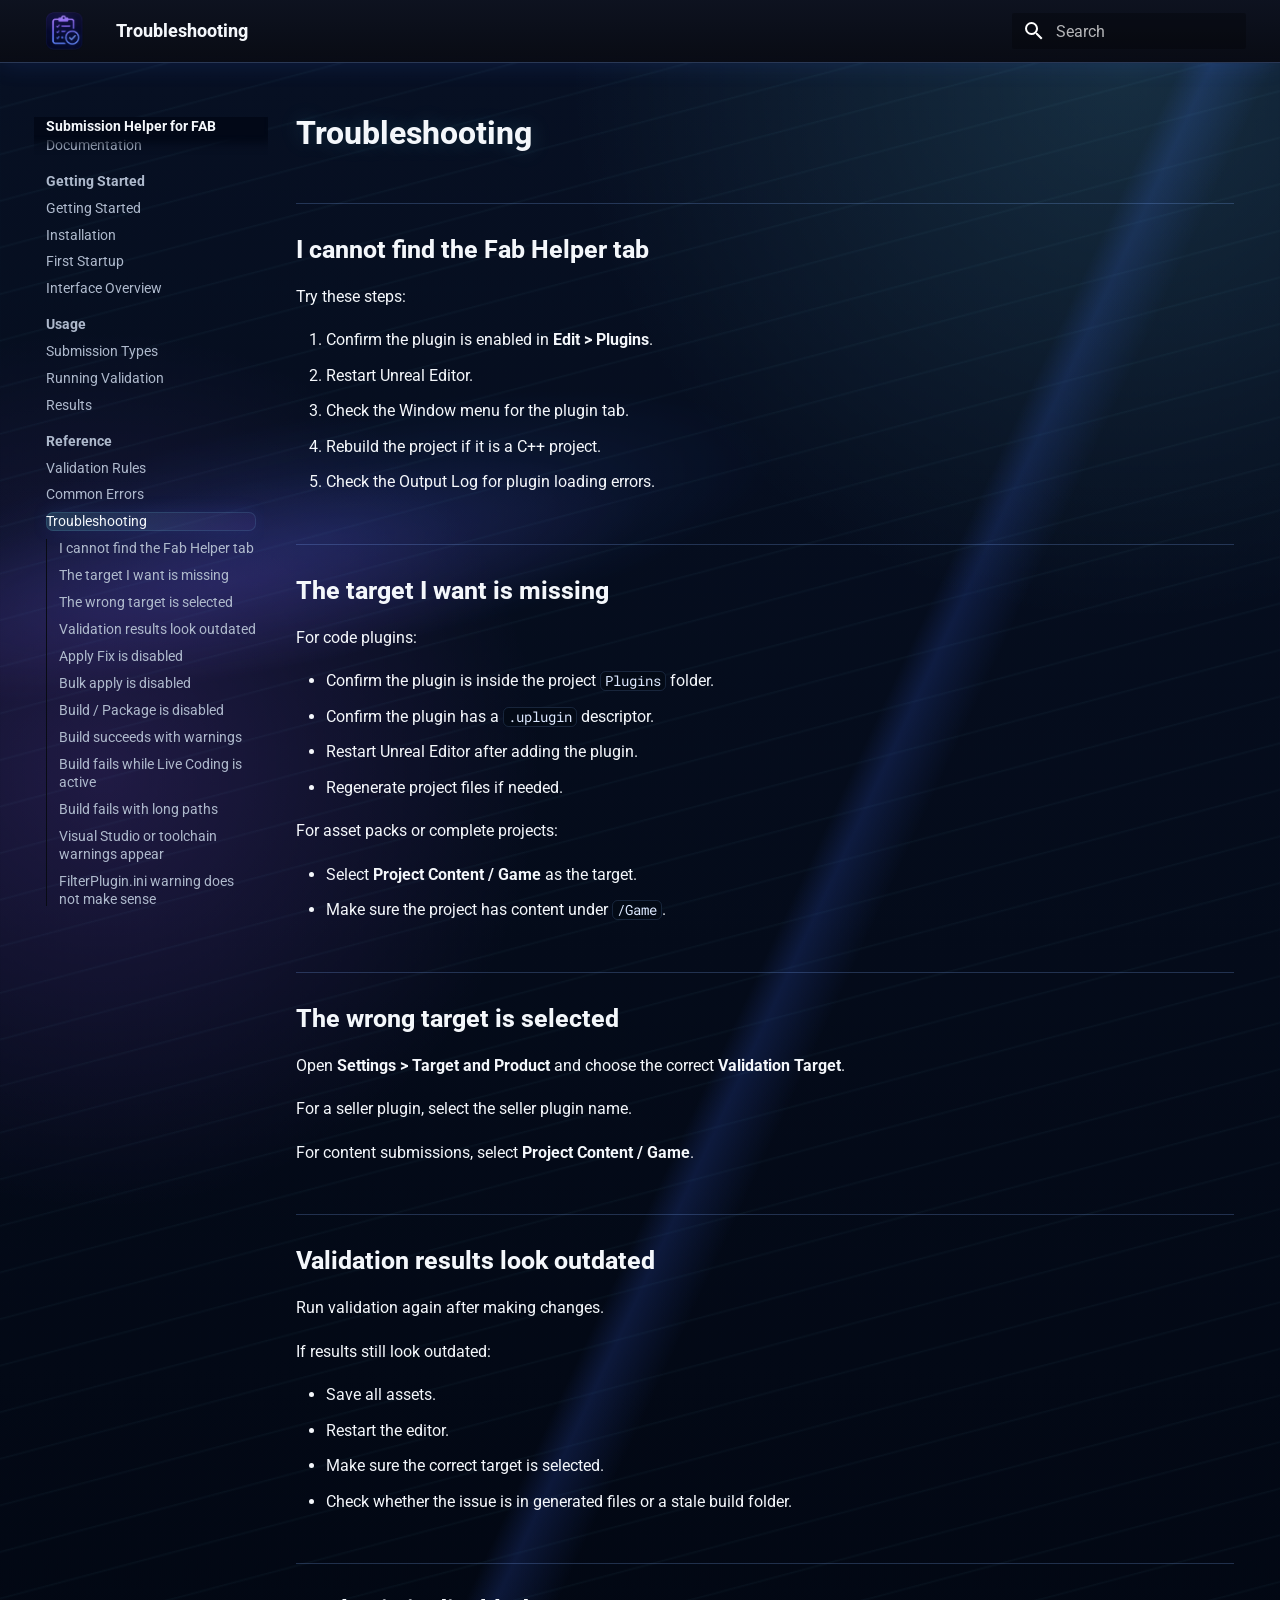
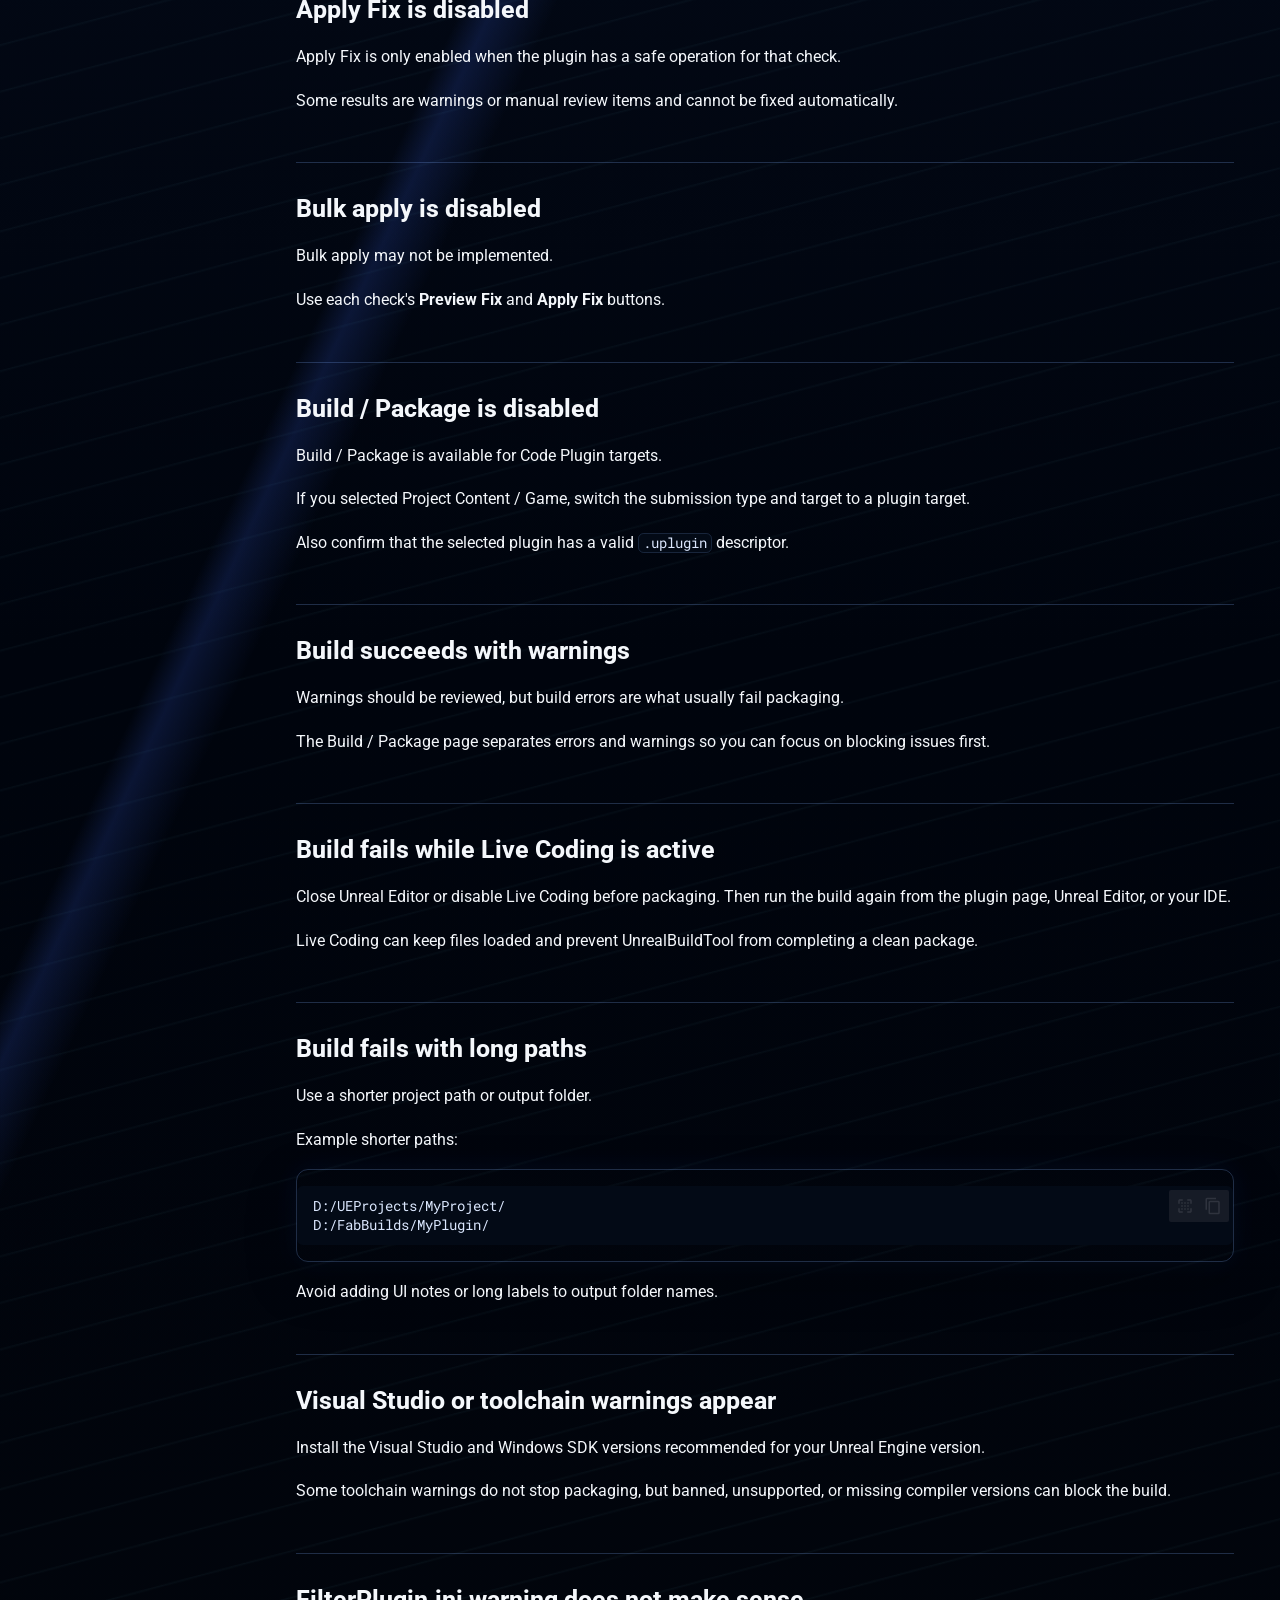
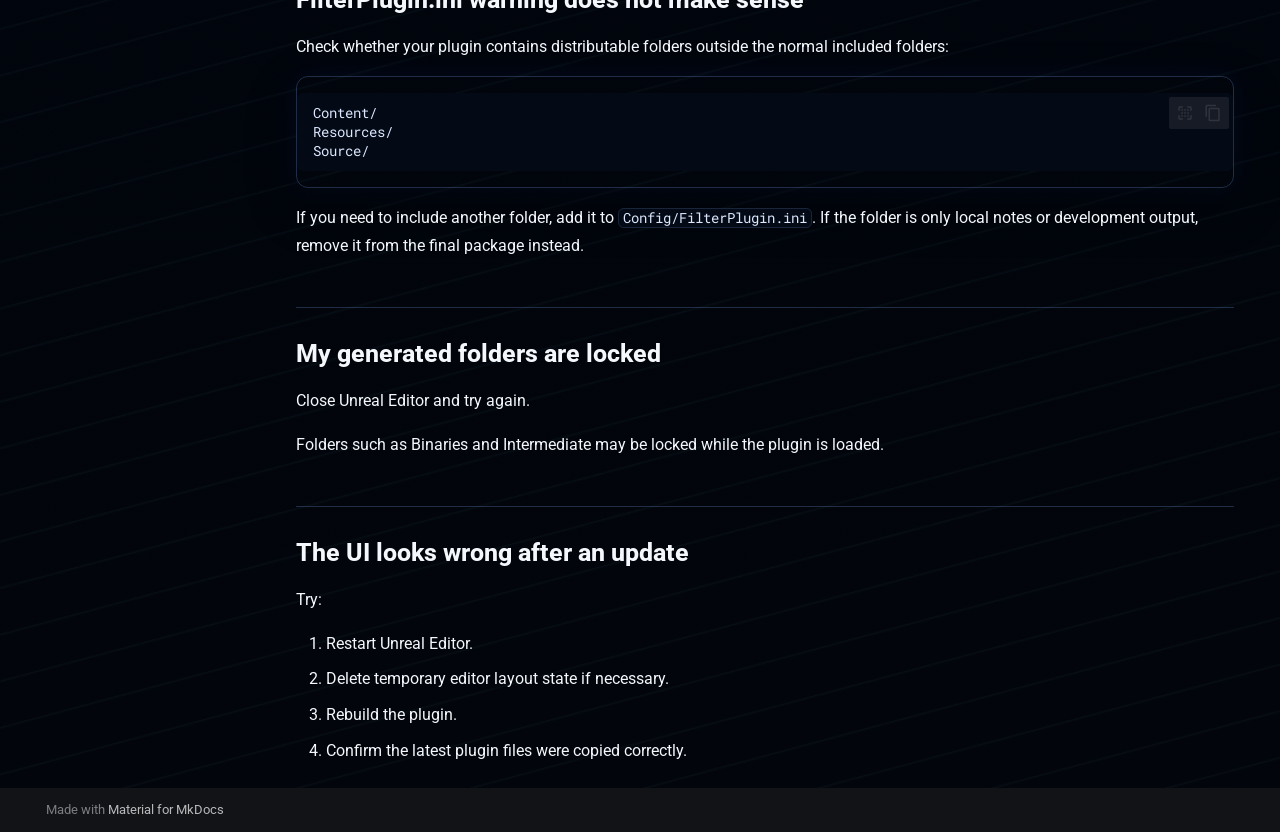
<file: site/troubleshooting/index.html>
<!doctype html>
<html lang="en" class="no-js">
  <head>
    
      <meta charset="utf-8">
      <meta name="viewport" content="width=device-width,initial-scale=1">
      
        <meta name="description" content="Documentation for the Submission Helper for FAB Unreal Engine plugin.">
      
      
        <meta name="author" content="Dokazin">
      
      
        <link rel="canonical" href="https://dokazin.github.io/FabSubmissionHelperDoc/troubleshooting/">
      
      
        <link rel="prev" href="../common-errors/">
      
      
        <link rel="next" href="../faq/">
      
      
        
      
      
      <link rel="icon" href="../assets/images/Icon128.png">
      <meta name="generator" content="mkdocs-1.6.1, mkdocs-material-9.7.6">
    
    
      
        <title>Troubleshooting - Submission Helper for FAB</title>
      
    
    
      <link rel="stylesheet" href="../assets/stylesheets/main.484c7ddc.min.css">
      
        
        <link rel="stylesheet" href="../assets/stylesheets/palette.ab4e12ef.min.css">
      
      


    
    
      
    
    
      
        
        
        <link rel="preconnect" href="https://fonts.gstatic.com" crossorigin>
        <link rel="stylesheet" href="https://fonts.googleapis.com/css?family=Roboto:300,300i,400,400i,700,700i%7CRoboto+Mono:400,400i,700,700i&display=fallback">
        <style>:root{--md-text-font:"Roboto";--md-code-font:"Roboto Mono"}</style>
      
    
    
      <link rel="stylesheet" href="../stylesheets/extra.css">
    
    <script>__md_scope=new URL("..",location),__md_hash=e=>[...e].reduce(((e,_)=>(e<<5)-e+_.charCodeAt(0)),0),__md_get=(e,_=localStorage,t=__md_scope)=>JSON.parse(_.getItem(t.pathname+"."+e)),__md_set=(e,_,t=localStorage,a=__md_scope)=>{try{t.setItem(a.pathname+"."+e,JSON.stringify(_))}catch(e){}}</script>
    
      

    
    
  </head>
  
  
    
    
    
    
    
    <body dir="ltr" data-md-color-scheme="slate" data-md-color-primary="black" data-md-color-accent="cyan">
  
    
    <input class="md-toggle" data-md-toggle="drawer" type="checkbox" id="__drawer" autocomplete="off">
    <input class="md-toggle" data-md-toggle="search" type="checkbox" id="__search" autocomplete="off">
    <label class="md-overlay" for="__drawer"></label>
    <div data-md-component="skip">
      
        
        <a href="#troubleshooting" class="md-skip">
          Skip to content
        </a>
      
    </div>
    <div data-md-component="announce">
      
    </div>
    
    
      

  

<header class="md-header md-header--shadow" data-md-component="header">
  <nav class="md-header__inner md-grid" aria-label="Header">
    <a href=".." title="Submission Helper for FAB" class="md-header__button md-logo" aria-label="Submission Helper for FAB" data-md-component="logo">
      
  <img src="../assets/images/Icon128.png" alt="logo">

    </a>
    <label class="md-header__button md-icon" for="__drawer">
      
      <svg xmlns="http://www.w3.org/2000/svg" viewBox="0 0 24 24"><path d="M3 6h18v2H3zm0 5h18v2H3zm0 5h18v2H3z"/></svg>
    </label>
    <div class="md-header__title" data-md-component="header-title">
      <div class="md-header__ellipsis">
        <div class="md-header__topic">
          <span class="md-ellipsis">
            Submission Helper for FAB
          </span>
        </div>
        <div class="md-header__topic" data-md-component="header-topic">
          <span class="md-ellipsis">
            
              Troubleshooting
            
          </span>
        </div>
      </div>
    </div>
    
      
    
    
    
    
      
      
        <label class="md-header__button md-icon" for="__search">
          
          <svg xmlns="http://www.w3.org/2000/svg" viewBox="0 0 24 24"><path d="M9.5 3A6.5 6.5 0 0 1 16 9.5c0 1.61-.59 3.09-1.56 4.23l.27.27h.79l5 5-1.5 1.5-5-5v-.79l-.27-.27A6.52 6.52 0 0 1 9.5 16 6.5 6.5 0 0 1 3 9.5 6.5 6.5 0 0 1 9.5 3m0 2C7 5 5 7 5 9.5S7 14 9.5 14 14 12 14 9.5 12 5 9.5 5"/></svg>
        </label>
        <div class="md-search" data-md-component="search" role="dialog">
  <label class="md-search__overlay" for="__search"></label>
  <div class="md-search__inner" role="search">
    <form class="md-search__form" name="search">
      <input type="text" class="md-search__input" name="query" aria-label="Search" placeholder="Search" autocapitalize="off" autocorrect="off" autocomplete="off" spellcheck="false" data-md-component="search-query" required>
      <label class="md-search__icon md-icon" for="__search">
        
        <svg xmlns="http://www.w3.org/2000/svg" viewBox="0 0 24 24"><path d="M9.5 3A6.5 6.5 0 0 1 16 9.5c0 1.61-.59 3.09-1.56 4.23l.27.27h.79l5 5-1.5 1.5-5-5v-.79l-.27-.27A6.52 6.52 0 0 1 9.5 16 6.5 6.5 0 0 1 3 9.5 6.5 6.5 0 0 1 9.5 3m0 2C7 5 5 7 5 9.5S7 14 9.5 14 14 12 14 9.5 12 5 9.5 5"/></svg>
        
        <svg xmlns="http://www.w3.org/2000/svg" viewBox="0 0 24 24"><path d="M20 11v2H8l5.5 5.5-1.42 1.42L4.16 12l7.92-7.92L13.5 5.5 8 11z"/></svg>
      </label>
      <nav class="md-search__options" aria-label="Search">
        
          <a href="javascript:void(0)" class="md-search__icon md-icon" title="Share" aria-label="Share" data-clipboard data-clipboard-text="" data-md-component="search-share" tabindex="-1">
            
            <svg xmlns="http://www.w3.org/2000/svg" viewBox="0 0 24 24"><path d="M18 16.08c-.76 0-1.44.3-1.96.77L8.91 12.7c.05-.23.09-.46.09-.7s-.04-.47-.09-.7l7.05-4.11c.54.5 1.25.81 2.04.81a3 3 0 0 0 3-3 3 3 0 0 0-3-3 3 3 0 0 0-3 3c0 .24.04.47.09.7L8.04 9.81C7.5 9.31 6.79 9 6 9a3 3 0 0 0-3 3 3 3 0 0 0 3 3c.79 0 1.5-.31 2.04-.81l7.12 4.15c-.05.21-.08.43-.08.66 0 1.61 1.31 2.91 2.92 2.91s2.92-1.3 2.92-2.91A2.92 2.92 0 0 0 18 16.08"/></svg>
          </a>
        
        <button type="reset" class="md-search__icon md-icon" title="Clear" aria-label="Clear" tabindex="-1">
          
          <svg xmlns="http://www.w3.org/2000/svg" viewBox="0 0 24 24"><path d="M19 6.41 17.59 5 12 10.59 6.41 5 5 6.41 10.59 12 5 17.59 6.41 19 12 13.41 17.59 19 19 17.59 13.41 12z"/></svg>
        </button>
      </nav>
      
        <div class="md-search__suggest" data-md-component="search-suggest"></div>
      
    </form>
    <div class="md-search__output">
      <div class="md-search__scrollwrap" tabindex="0" data-md-scrollfix>
        <div class="md-search-result" data-md-component="search-result">
          <div class="md-search-result__meta">
            Initializing search
          </div>
          <ol class="md-search-result__list" role="presentation"></ol>
        </div>
      </div>
    </div>
  </div>
</div>
      
    
    
  </nav>
  
</header>
    
    <div class="md-container" data-md-component="container">
      
      
        
          
        
      
      <main class="md-main" data-md-component="main">
        <div class="md-main__inner md-grid">
          
            
              
              <div class="md-sidebar md-sidebar--primary" data-md-component="sidebar" data-md-type="navigation" >
                <div class="md-sidebar__scrollwrap">
                  <div class="md-sidebar__inner">
                    



  

<nav class="md-nav md-nav--primary md-nav--integrated" aria-label="Navigation" data-md-level="0">
  <label class="md-nav__title" for="__drawer">
    <a href=".." title="Submission Helper for FAB" class="md-nav__button md-logo" aria-label="Submission Helper for FAB" data-md-component="logo">
      
  <img src="../assets/images/Icon128.png" alt="logo">

    </a>
    Submission Helper for FAB
  </label>
  
  <ul class="md-nav__list" data-md-scrollfix>
    
      
      
  
  
  
  
    <li class="md-nav__item">
      <a href=".." class="md-nav__link">
        
  
  
  <span class="md-ellipsis">
    
  
    Documentation
  

    
  </span>
  
  

      </a>
    </li>
  

    
      
      
  
  
  
  
    
    
    
    
      
        
        
      
    
    
    <li class="md-nav__item md-nav__item--section md-nav__item--nested">
      
        
        
          
        
        <input class="md-nav__toggle md-toggle md-toggle--indeterminate" type="checkbox" id="__nav_2" >
        
          
          <label class="md-nav__link" for="__nav_2" id="__nav_2_label" tabindex="">
            
  
  
  <span class="md-ellipsis">
    
  
    Getting Started
  

    
  </span>
  
  

            <span class="md-nav__icon md-icon"></span>
          </label>
        
        <nav class="md-nav" data-md-level="1" aria-labelledby="__nav_2_label" aria-expanded="false">
          <label class="md-nav__title" for="__nav_2">
            <span class="md-nav__icon md-icon"></span>
            
  
    Getting Started
  

          </label>
          <ul class="md-nav__list" data-md-scrollfix>
            
              
                
  
  
  
  
    <li class="md-nav__item">
      <a href="../getting-started/" class="md-nav__link">
        
  
  
  <span class="md-ellipsis">
    
  
    Getting Started
  

    
  </span>
  
  

      </a>
    </li>
  

              
            
              
                
  
  
  
  
    <li class="md-nav__item">
      <a href="../installation/" class="md-nav__link">
        
  
  
  <span class="md-ellipsis">
    
  
    Installation
  

    
  </span>
  
  

      </a>
    </li>
  

              
            
              
                
  
  
  
  
    <li class="md-nav__item">
      <a href="../first-startup/" class="md-nav__link">
        
  
  
  <span class="md-ellipsis">
    
  
    First Startup
  

    
  </span>
  
  

      </a>
    </li>
  

              
            
              
                
  
  
  
  
    <li class="md-nav__item">
      <a href="../interface-overview/" class="md-nav__link">
        
  
  
  <span class="md-ellipsis">
    
  
    Interface Overview
  

    
  </span>
  
  

      </a>
    </li>
  

              
            
          </ul>
        </nav>
      
    </li>
  

    
      
      
  
  
  
  
    
    
    
    
      
        
        
      
    
    
    <li class="md-nav__item md-nav__item--section md-nav__item--nested">
      
        
        
          
        
        <input class="md-nav__toggle md-toggle md-toggle--indeterminate" type="checkbox" id="__nav_3" >
        
          
          <label class="md-nav__link" for="__nav_3" id="__nav_3_label" tabindex="">
            
  
  
  <span class="md-ellipsis">
    
  
    Usage
  

    
  </span>
  
  

            <span class="md-nav__icon md-icon"></span>
          </label>
        
        <nav class="md-nav" data-md-level="1" aria-labelledby="__nav_3_label" aria-expanded="false">
          <label class="md-nav__title" for="__nav_3">
            <span class="md-nav__icon md-icon"></span>
            
  
    Usage
  

          </label>
          <ul class="md-nav__list" data-md-scrollfix>
            
              
                
  
  
  
  
    <li class="md-nav__item">
      <a href="../submission-types/" class="md-nav__link">
        
  
  
  <span class="md-ellipsis">
    
  
    Submission Types
  

    
  </span>
  
  

      </a>
    </li>
  

              
            
              
                
  
  
  
  
    <li class="md-nav__item">
      <a href="../running-validation/" class="md-nav__link">
        
  
  
  <span class="md-ellipsis">
    
  
    Running Validation
  

    
  </span>
  
  

      </a>
    </li>
  

              
            
              
                
  
  
  
  
    <li class="md-nav__item">
      <a href="../results/" class="md-nav__link">
        
  
  
  <span class="md-ellipsis">
    
  
    Results
  

    
  </span>
  
  

      </a>
    </li>
  

              
            
          </ul>
        </nav>
      
    </li>
  

    
      
      
  
  
    
  
  
  
    
    
    
    
      
        
        
      
    
    
    <li class="md-nav__item md-nav__item--active md-nav__item--section md-nav__item--nested">
      
        
        
        <input class="md-nav__toggle md-toggle " type="checkbox" id="__nav_4" checked>
        
          
          <label class="md-nav__link" for="__nav_4" id="__nav_4_label" tabindex="">
            
  
  
  <span class="md-ellipsis">
    
  
    Reference
  

    
  </span>
  
  

            <span class="md-nav__icon md-icon"></span>
          </label>
        
        <nav class="md-nav" data-md-level="1" aria-labelledby="__nav_4_label" aria-expanded="true">
          <label class="md-nav__title" for="__nav_4">
            <span class="md-nav__icon md-icon"></span>
            
  
    Reference
  

          </label>
          <ul class="md-nav__list" data-md-scrollfix>
            
              
                
  
  
  
  
    <li class="md-nav__item">
      <a href="../validation-rules/" class="md-nav__link">
        
  
  
  <span class="md-ellipsis">
    
  
    Validation Rules
  

    
  </span>
  
  

      </a>
    </li>
  

              
            
              
                
  
  
  
  
    <li class="md-nav__item">
      <a href="../common-errors/" class="md-nav__link">
        
  
  
  <span class="md-ellipsis">
    
  
    Common Errors
  

    
  </span>
  
  

      </a>
    </li>
  

              
            
              
                
  
  
    
  
  
  
    <li class="md-nav__item md-nav__item--active">
      
      <input class="md-nav__toggle md-toggle" type="checkbox" id="__toc">
      
      
        
      
      
        <label class="md-nav__link md-nav__link--active" for="__toc">
          
  
  
  <span class="md-ellipsis">
    
  
    Troubleshooting
  

    
  </span>
  
  

          <span class="md-nav__icon md-icon"></span>
        </label>
      
      <a href="./" class="md-nav__link md-nav__link--active">
        
  
  
  <span class="md-ellipsis">
    
  
    Troubleshooting
  

    
  </span>
  
  

      </a>
      
        

  

<nav class="md-nav md-nav--secondary" aria-label="On this page">
  
  
  
    
  
  
    <label class="md-nav__title" for="__toc">
      <span class="md-nav__icon md-icon"></span>
      On this page
    </label>
    <ul class="md-nav__list" data-md-component="toc" data-md-scrollfix>
      
        <li class="md-nav__item">
  <a href="#i-cannot-find-the-fab-helper-tab" class="md-nav__link">
    <span class="md-ellipsis">
      
        I cannot find the Fab Helper tab
      
    </span>
  </a>
  
</li>
      
        <li class="md-nav__item">
  <a href="#the-target-i-want-is-missing" class="md-nav__link">
    <span class="md-ellipsis">
      
        The target I want is missing
      
    </span>
  </a>
  
</li>
      
        <li class="md-nav__item">
  <a href="#the-wrong-target-is-selected" class="md-nav__link">
    <span class="md-ellipsis">
      
        The wrong target is selected
      
    </span>
  </a>
  
</li>
      
        <li class="md-nav__item">
  <a href="#validation-results-look-outdated" class="md-nav__link">
    <span class="md-ellipsis">
      
        Validation results look outdated
      
    </span>
  </a>
  
</li>
      
        <li class="md-nav__item">
  <a href="#apply-fix-is-disabled" class="md-nav__link">
    <span class="md-ellipsis">
      
        Apply Fix is disabled
      
    </span>
  </a>
  
</li>
      
        <li class="md-nav__item">
  <a href="#bulk-apply-is-disabled" class="md-nav__link">
    <span class="md-ellipsis">
      
        Bulk apply is disabled
      
    </span>
  </a>
  
</li>
      
        <li class="md-nav__item">
  <a href="#build-package-is-disabled" class="md-nav__link">
    <span class="md-ellipsis">
      
        Build / Package is disabled
      
    </span>
  </a>
  
</li>
      
        <li class="md-nav__item">
  <a href="#build-succeeds-with-warnings" class="md-nav__link">
    <span class="md-ellipsis">
      
        Build succeeds with warnings
      
    </span>
  </a>
  
</li>
      
        <li class="md-nav__item">
  <a href="#build-fails-while-live-coding-is-active" class="md-nav__link">
    <span class="md-ellipsis">
      
        Build fails while Live Coding is active
      
    </span>
  </a>
  
</li>
      
        <li class="md-nav__item">
  <a href="#build-fails-with-long-paths" class="md-nav__link">
    <span class="md-ellipsis">
      
        Build fails with long paths
      
    </span>
  </a>
  
</li>
      
        <li class="md-nav__item">
  <a href="#visual-studio-or-toolchain-warnings-appear" class="md-nav__link">
    <span class="md-ellipsis">
      
        Visual Studio or toolchain warnings appear
      
    </span>
  </a>
  
</li>
      
        <li class="md-nav__item">
  <a href="#filterpluginini-warning-does-not-make-sense" class="md-nav__link">
    <span class="md-ellipsis">
      
        FilterPlugin.ini warning does not make sense
      
    </span>
  </a>
  
</li>
      
        <li class="md-nav__item">
  <a href="#my-generated-folders-are-locked" class="md-nav__link">
    <span class="md-ellipsis">
      
        My generated folders are locked
      
    </span>
  </a>
  
</li>
      
        <li class="md-nav__item">
  <a href="#the-ui-looks-wrong-after-an-update" class="md-nav__link">
    <span class="md-ellipsis">
      
        The UI looks wrong after an update
      
    </span>
  </a>
  
</li>
      
    </ul>
  
</nav>
      
    </li>
  

              
            
              
                
  
  
  
  
    <li class="md-nav__item">
      <a href="../faq/" class="md-nav__link">
        
  
  
  <span class="md-ellipsis">
    
  
    FAQ
  

    
  </span>
  
  

      </a>
    </li>
  

              
            
              
                
  
  
  
  
    <li class="md-nav__item">
      <a href="../changelog/" class="md-nav__link">
        
  
  
  <span class="md-ellipsis">
    
  
    Changelog
  

    
  </span>
  
  

      </a>
    </li>
  

              
            
          </ul>
        </nav>
      
    </li>
  

    
  </ul>
</nav>
                  </div>
                </div>
              </div>
            
            
          
          
            <div class="md-content" data-md-component="content">
              
              <article class="md-content__inner md-typeset">
                
                  



<h1 id="troubleshooting">Troubleshooting<a class="headerlink" href="#troubleshooting" title="Permanent link">&para;</a></h1>
<h2 id="i-cannot-find-the-fab-helper-tab">I cannot find the Fab Helper tab<a class="headerlink" href="#i-cannot-find-the-fab-helper-tab" title="Permanent link">&para;</a></h2>
<p>Try these steps:</p>
<ol>
<li>Confirm the plugin is enabled in <strong>Edit &gt; Plugins</strong>.</li>
<li>Restart Unreal Editor.</li>
<li>Check the Window menu for the plugin tab.</li>
<li>Rebuild the project if it is a C++ project.</li>
<li>Check the Output Log for plugin loading errors.</li>
</ol>
<h2 id="the-target-i-want-is-missing">The target I want is missing<a class="headerlink" href="#the-target-i-want-is-missing" title="Permanent link">&para;</a></h2>
<p>For code plugins:</p>
<ul>
<li>Confirm the plugin is inside the project <code>Plugins</code> folder.</li>
<li>Confirm the plugin has a <code>.uplugin</code> descriptor.</li>
<li>Restart Unreal Editor after adding the plugin.</li>
<li>Regenerate project files if needed.</li>
</ul>
<p>For asset packs or complete projects:</p>
<ul>
<li>Select <strong>Project Content / Game</strong> as the target.</li>
<li>Make sure the project has content under <code>/Game</code>.</li>
</ul>
<h2 id="the-wrong-target-is-selected">The wrong target is selected<a class="headerlink" href="#the-wrong-target-is-selected" title="Permanent link">&para;</a></h2>
<p>Open <strong>Settings &gt; Target and Product</strong> and choose the correct <strong>Validation Target</strong>.</p>
<p>For a seller plugin, select the seller plugin name.</p>
<p>For content submissions, select <strong>Project Content / Game</strong>.</p>
<h2 id="validation-results-look-outdated">Validation results look outdated<a class="headerlink" href="#validation-results-look-outdated" title="Permanent link">&para;</a></h2>
<p>Run validation again after making changes.</p>
<p>If results still look outdated:</p>
<ul>
<li>Save all assets.</li>
<li>Restart the editor.</li>
<li>Make sure the correct target is selected.</li>
<li>Check whether the issue is in generated files or a stale build folder.</li>
</ul>
<h2 id="apply-fix-is-disabled">Apply Fix is disabled<a class="headerlink" href="#apply-fix-is-disabled" title="Permanent link">&para;</a></h2>
<p>Apply Fix is only enabled when the plugin has a safe operation for that check.</p>
<p>Some results are warnings or manual review items and cannot be fixed automatically.</p>
<h2 id="bulk-apply-is-disabled">Bulk apply is disabled<a class="headerlink" href="#bulk-apply-is-disabled" title="Permanent link">&para;</a></h2>
<p>Bulk apply may not be implemented.</p>
<p>Use each check's <strong>Preview Fix</strong> and <strong>Apply Fix</strong> buttons.</p>
<h2 id="build-package-is-disabled">Build / Package is disabled<a class="headerlink" href="#build-package-is-disabled" title="Permanent link">&para;</a></h2>
<p>Build / Package is available for Code Plugin targets.</p>
<p>If you selected Project Content / Game, switch the submission type and target to a plugin target.</p>
<p>Also confirm that the selected plugin has a valid <code>.uplugin</code> descriptor.</p>
<h2 id="build-succeeds-with-warnings">Build succeeds with warnings<a class="headerlink" href="#build-succeeds-with-warnings" title="Permanent link">&para;</a></h2>
<p>Warnings should be reviewed, but build errors are what usually fail packaging.</p>
<p>The Build / Package page separates errors and warnings so you can focus on blocking issues first.</p>
<h2 id="build-fails-while-live-coding-is-active">Build fails while Live Coding is active<a class="headerlink" href="#build-fails-while-live-coding-is-active" title="Permanent link">&para;</a></h2>
<p>Close Unreal Editor or disable Live Coding before packaging. Then run the build again from the plugin page, Unreal Editor, or your IDE.</p>
<p>Live Coding can keep files loaded and prevent UnrealBuildTool from completing a clean package.</p>
<h2 id="build-fails-with-long-paths">Build fails with long paths<a class="headerlink" href="#build-fails-with-long-paths" title="Permanent link">&para;</a></h2>
<p>Use a shorter project path or output folder.</p>
<p>Example shorter paths:</p>
<div class="language-text highlight"><pre><span></span><code><span id="__span-0-1"><a id="__codelineno-0-1" name="__codelineno-0-1" href="#__codelineno-0-1"></a>D:/UEProjects/MyProject/
</span><span id="__span-0-2"><a id="__codelineno-0-2" name="__codelineno-0-2" href="#__codelineno-0-2"></a>D:/FabBuilds/MyPlugin/
</span></code></pre></div>
<p>Avoid adding UI notes or long labels to output folder names.</p>
<h2 id="visual-studio-or-toolchain-warnings-appear">Visual Studio or toolchain warnings appear<a class="headerlink" href="#visual-studio-or-toolchain-warnings-appear" title="Permanent link">&para;</a></h2>
<p>Install the Visual Studio and Windows SDK versions recommended for your Unreal Engine version.</p>
<p>Some toolchain warnings do not stop packaging, but banned, unsupported, or missing compiler versions can block the build.</p>
<h2 id="filterpluginini-warning-does-not-make-sense">FilterPlugin.ini warning does not make sense<a class="headerlink" href="#filterpluginini-warning-does-not-make-sense" title="Permanent link">&para;</a></h2>
<p>Check whether your plugin contains distributable folders outside the normal included folders:</p>
<div class="language-text highlight"><pre><span></span><code><span id="__span-1-1"><a id="__codelineno-1-1" name="__codelineno-1-1" href="#__codelineno-1-1"></a>Content/
</span><span id="__span-1-2"><a id="__codelineno-1-2" name="__codelineno-1-2" href="#__codelineno-1-2"></a>Resources/
</span><span id="__span-1-3"><a id="__codelineno-1-3" name="__codelineno-1-3" href="#__codelineno-1-3"></a>Source/
</span></code></pre></div>
<p>If you need to include another folder, add it to <code>Config/FilterPlugin.ini</code>. If the folder is only local notes or development output, remove it from the final package instead.</p>
<h2 id="my-generated-folders-are-locked">My generated folders are locked<a class="headerlink" href="#my-generated-folders-are-locked" title="Permanent link">&para;</a></h2>
<p>Close Unreal Editor and try again.</p>
<p>Folders such as Binaries and Intermediate may be locked while the plugin is loaded.</p>
<h2 id="the-ui-looks-wrong-after-an-update">The UI looks wrong after an update<a class="headerlink" href="#the-ui-looks-wrong-after-an-update" title="Permanent link">&para;</a></h2>
<p>Try:</p>
<ol>
<li>Restart Unreal Editor.</li>
<li>Delete temporary editor layout state if necessary.</li>
<li>Rebuild the plugin.</li>
<li>Confirm the latest plugin files were copied correctly.</li>
</ol>












                
              </article>
            </div>
          
          
  <script>var tabs=__md_get("__tabs");if(Array.isArray(tabs))e:for(var set of document.querySelectorAll(".tabbed-set")){var labels=set.querySelector(".tabbed-labels");for(var tab of tabs)for(var label of labels.getElementsByTagName("label"))if(label.innerText.trim()===tab){var input=document.getElementById(label.htmlFor);input.checked=!0;continue e}}</script>

<script>var target=document.getElementById(location.hash.slice(1));target&&target.name&&(target.checked=target.name.startsWith("__tabbed_"))</script>
        </div>
        
          <button type="button" class="md-top md-icon" data-md-component="top" hidden>
  
  <svg xmlns="http://www.w3.org/2000/svg" viewBox="0 0 24 24"><path d="M13 20h-2V8l-5.5 5.5-1.42-1.42L12 4.16l7.92 7.92-1.42 1.42L13 8z"/></svg>
  Back to top
</button>
        
      </main>
      
        <footer class="md-footer">
  
  <div class="md-footer-meta md-typeset">
    <div class="md-footer-meta__inner md-grid">
      <div class="md-copyright">
  
  
    Made with
    <a href="https://squidfunk.github.io/mkdocs-material/" target="_blank" rel="noopener">
      Material for MkDocs
    </a>
  
</div>
      
    </div>
  </div>
</footer>
      
    </div>
    <div class="md-dialog" data-md-component="dialog">
      <div class="md-dialog__inner md-typeset"></div>
    </div>
    
    
    
      
      
      <script id="__config" type="application/json">{"annotate": null, "base": "..", "features": ["navigation.sections", "navigation.expand", "navigation.top", "navigation.tracking", "toc.follow", "toc.integrate", "search.suggest", "search.highlight", "search.share", "content.code.copy", "content.code.select", "content.tabs.link"], "search": "../assets/javascripts/workers/search.2c215733.min.js", "tags": null, "translations": {"clipboard.copied": "Copied to clipboard", "clipboard.copy": "Copy to clipboard", "search.result.more.one": "1 more on this page", "search.result.more.other": "# more on this page", "search.result.none": "No matching documents", "search.result.one": "1 matching document", "search.result.other": "# matching documents", "search.result.placeholder": "Type to start searching", "search.result.term.missing": "Missing", "select.version": "Select version"}, "version": null}</script>
    
    
      <script src="../assets/javascripts/bundle.79ae519e.min.js"></script>
      
        <script src="../javascripts/nav-active.js"></script>
      
    
  </body>
</html>
</file>
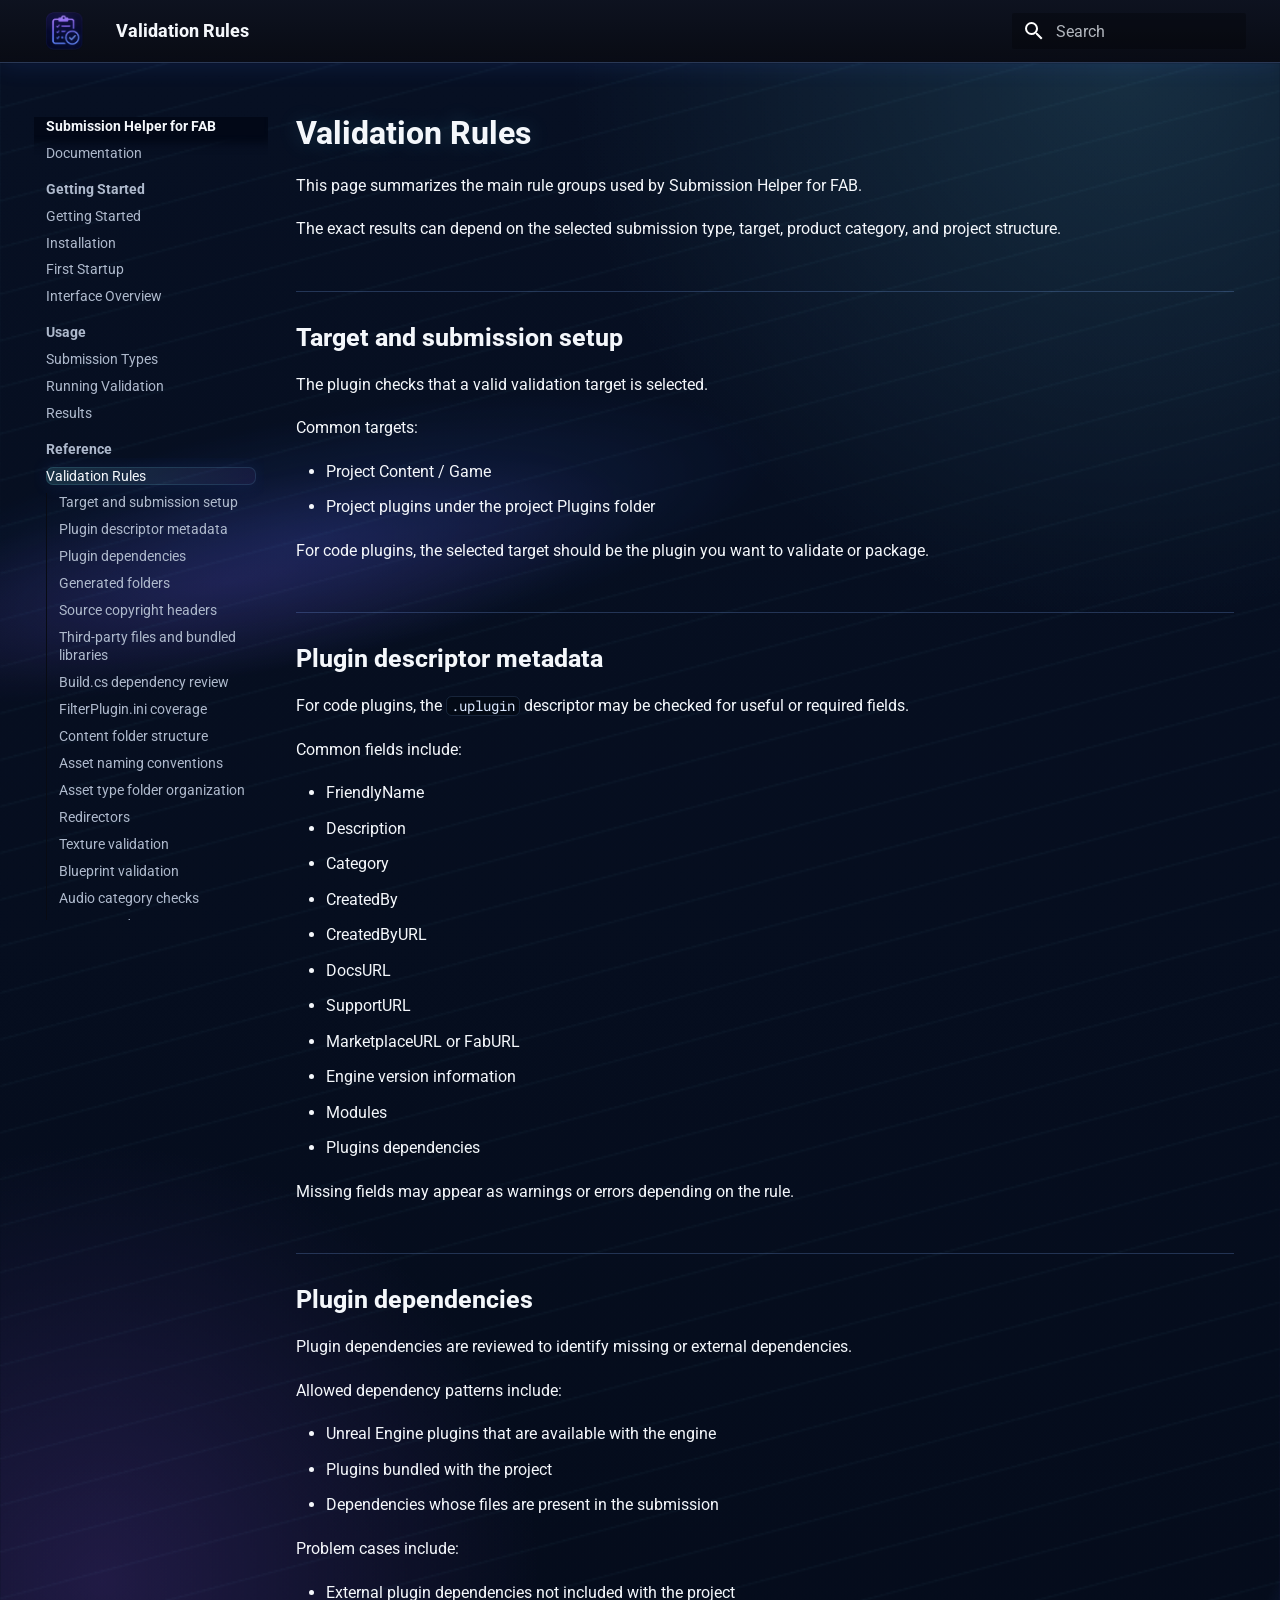
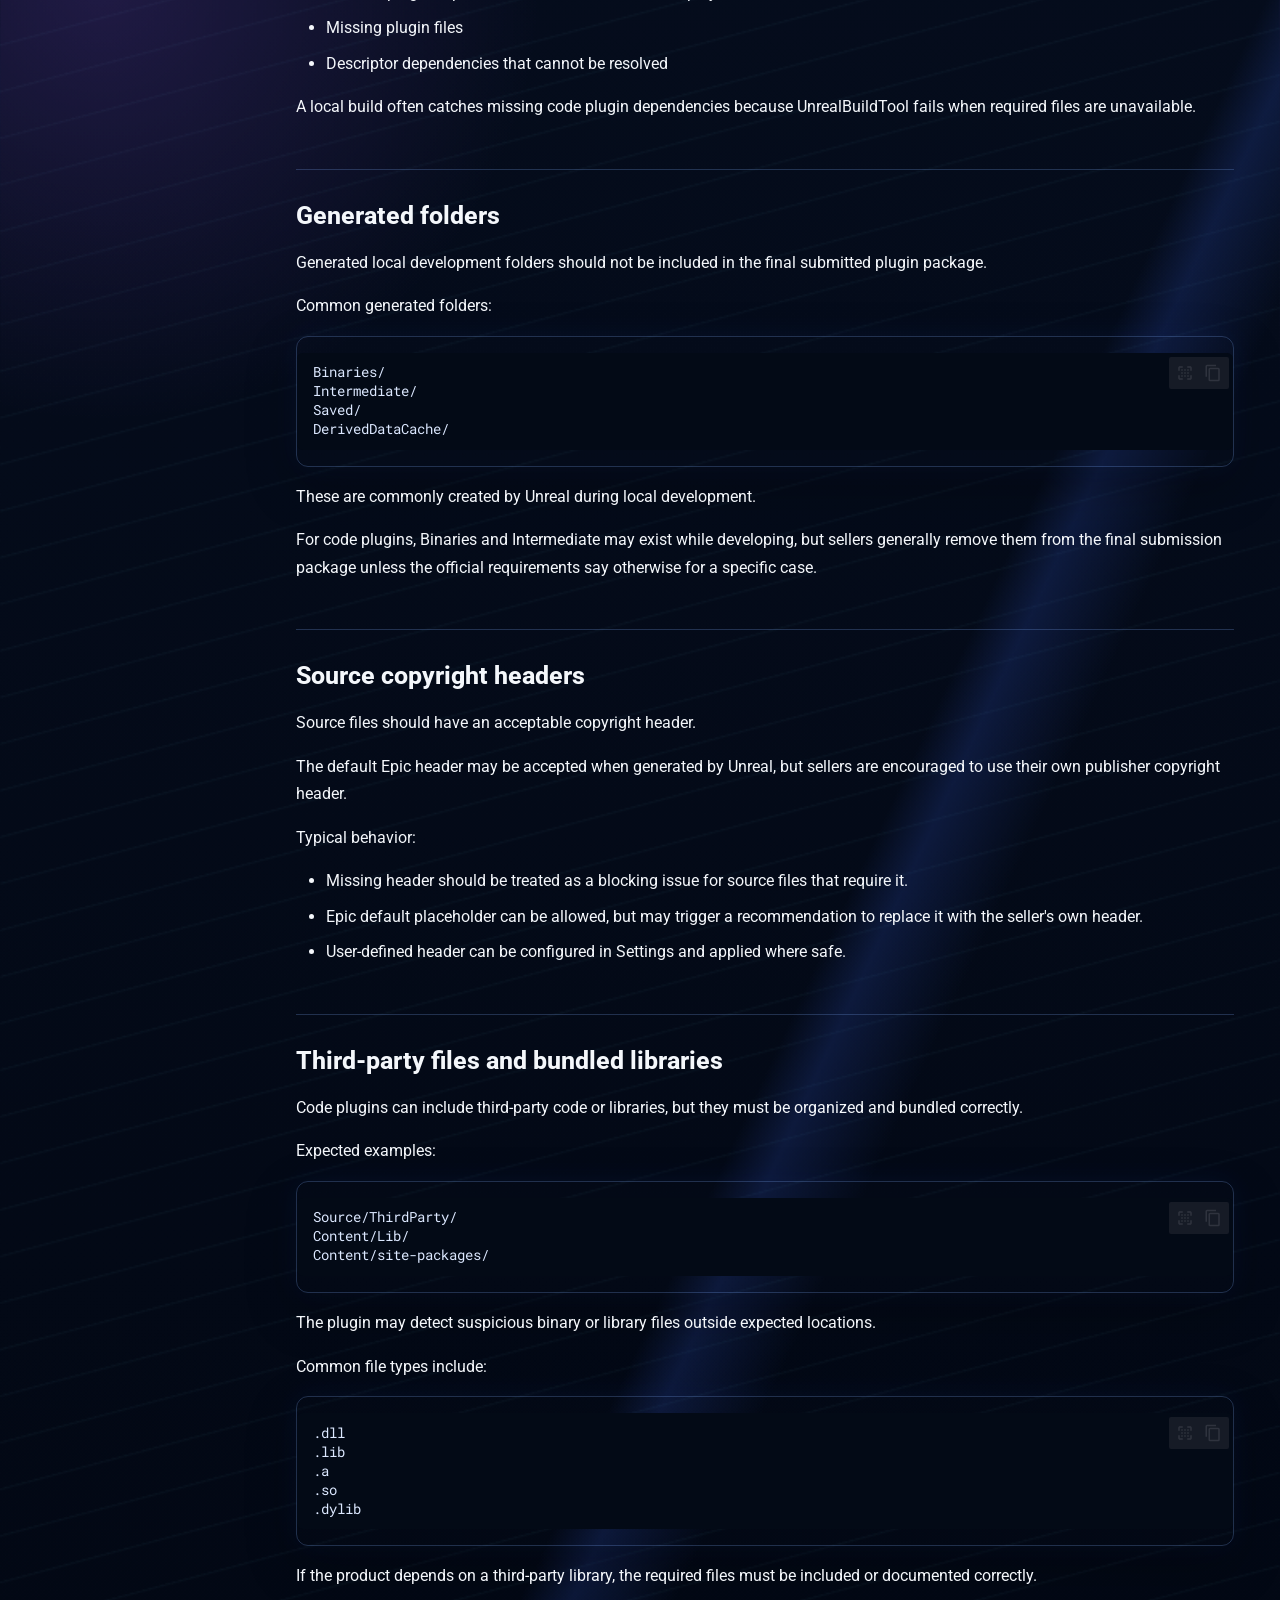
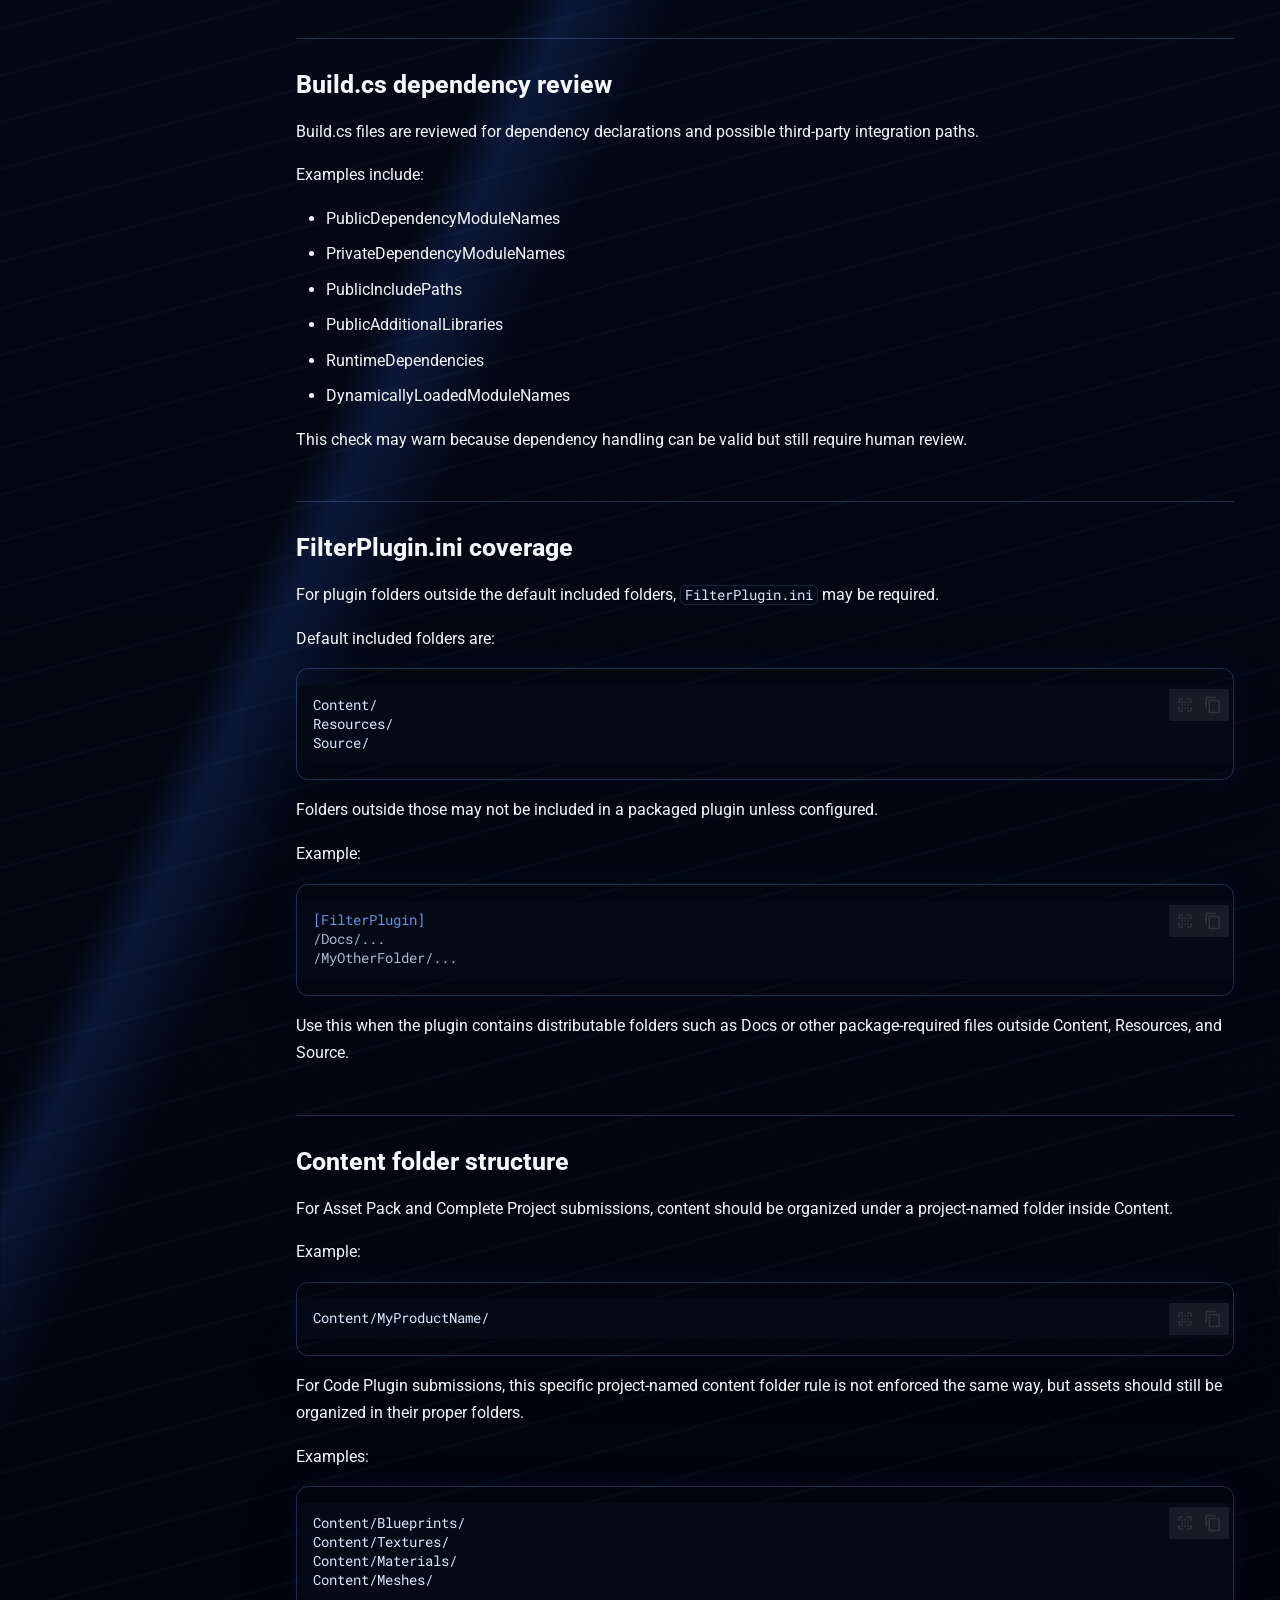
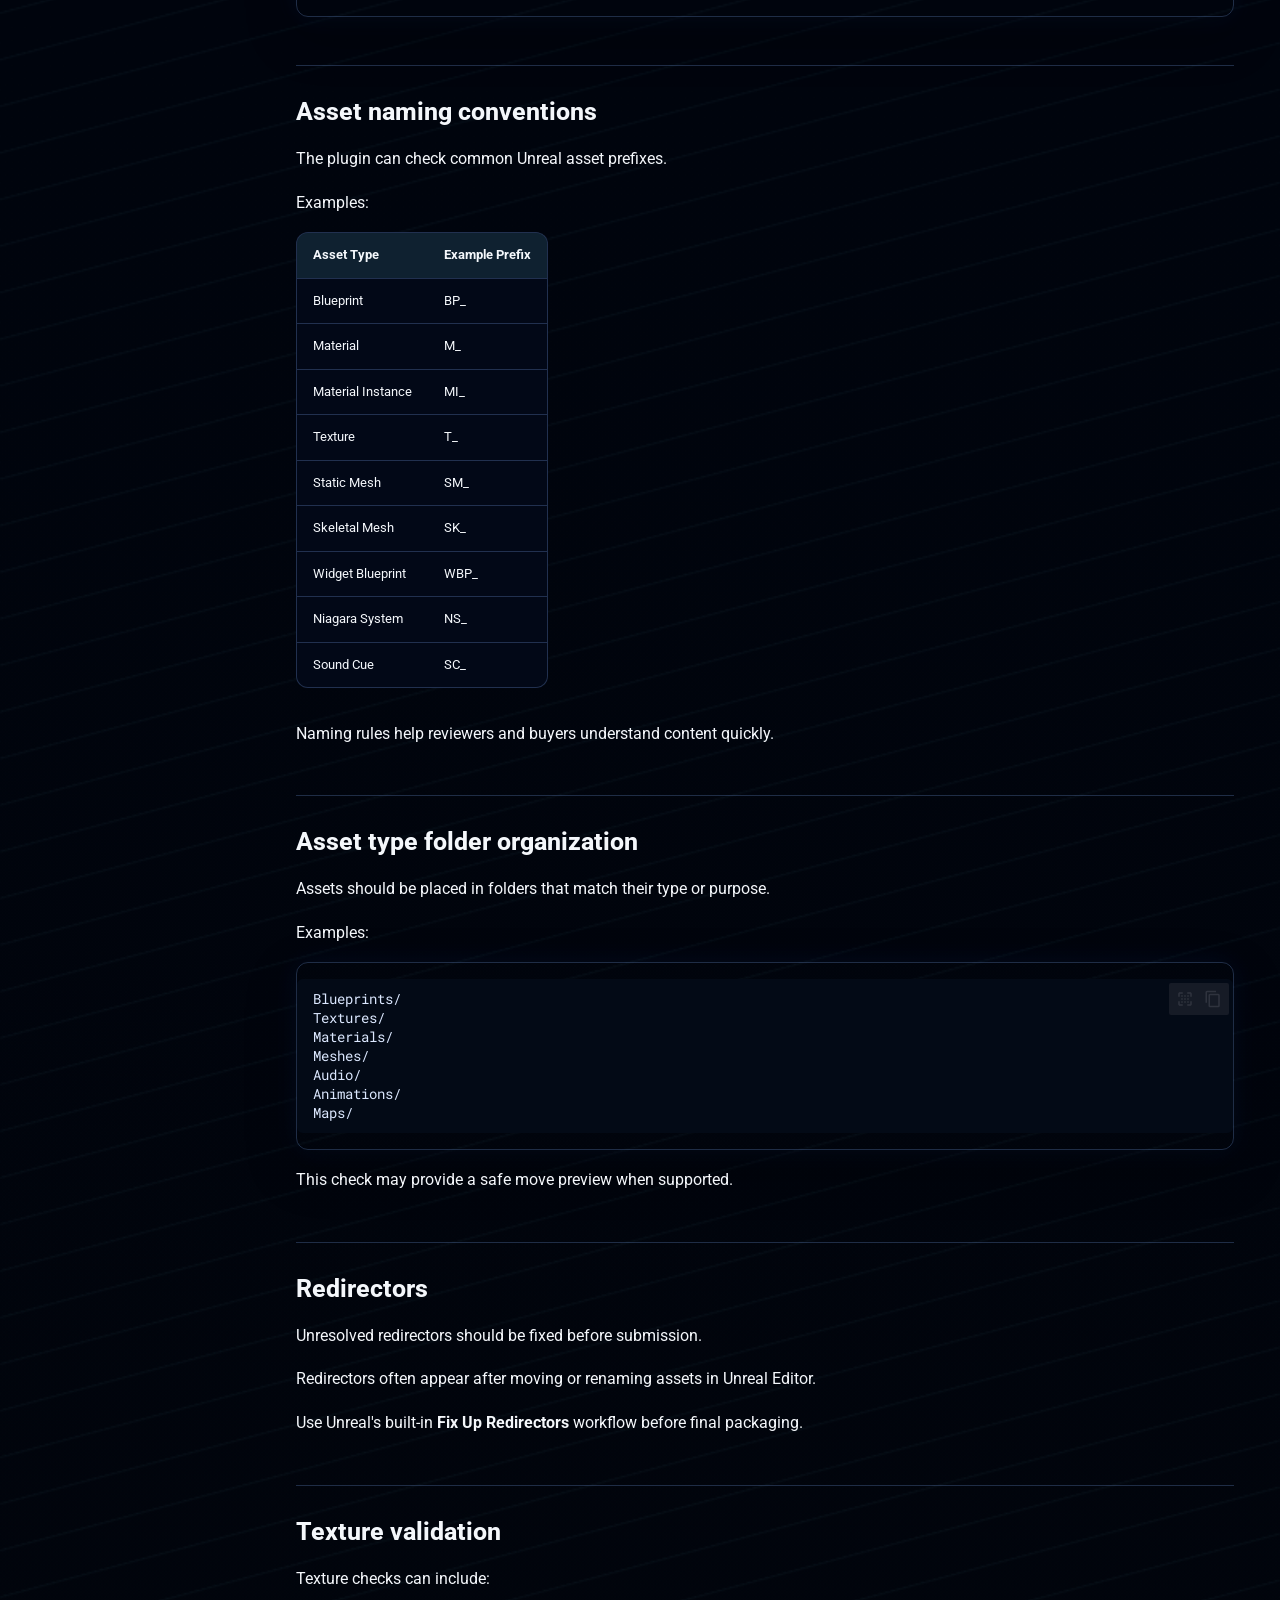
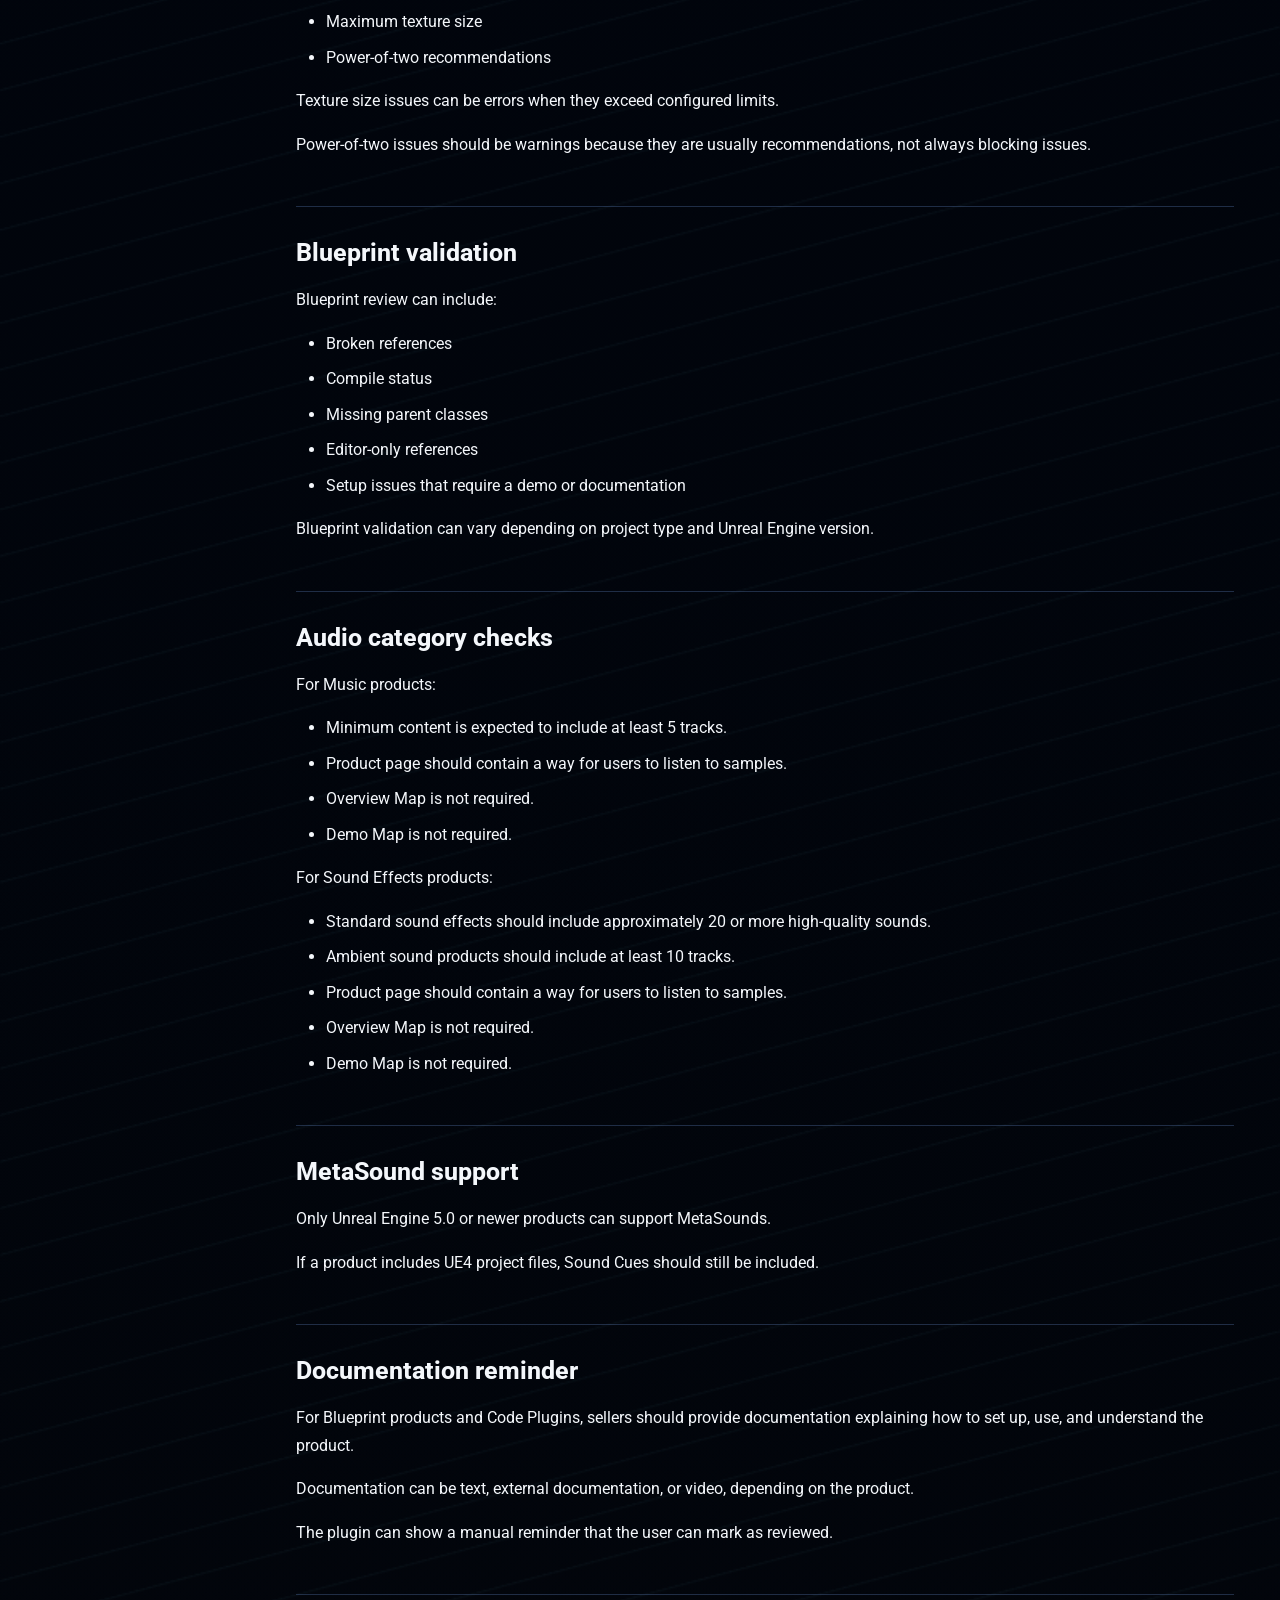
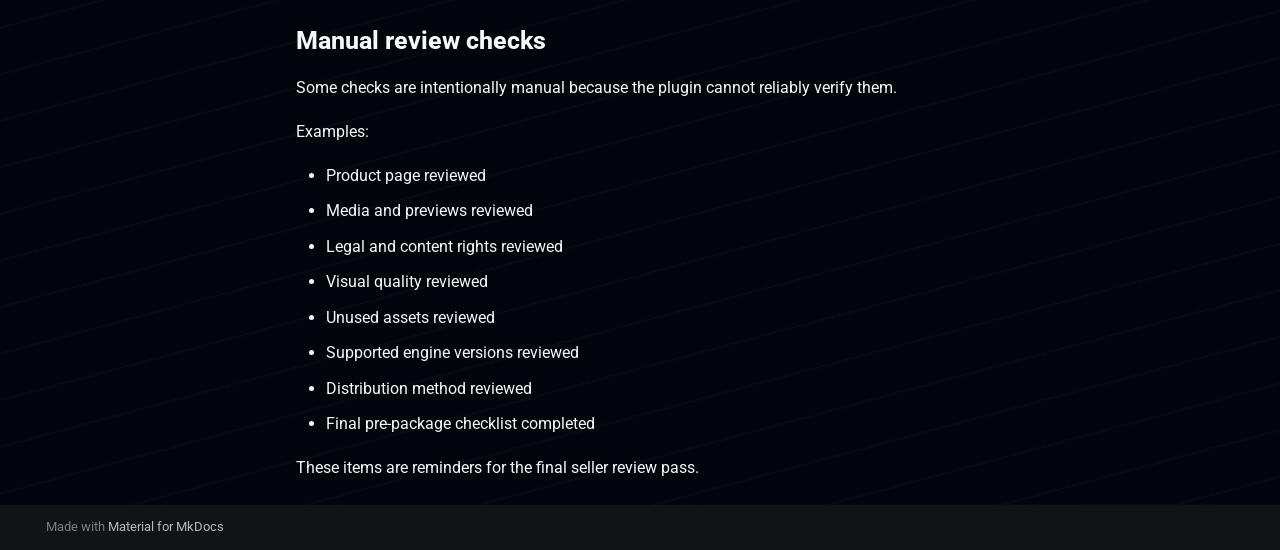
<file: site/validation-rules/index.html>
<!doctype html>
<html lang="en" class="no-js">
  <head>
    
      <meta charset="utf-8">
      <meta name="viewport" content="width=device-width,initial-scale=1">
      
        <meta name="description" content="Documentation for the Submission Helper for FAB Unreal Engine plugin.">
      
      
        <meta name="author" content="Dokazin">
      
      
        <link rel="canonical" href="https://dokazin.github.io/FabSubmissionHelperDoc/validation-rules/">
      
      
        <link rel="prev" href="../results/">
      
      
        <link rel="next" href="../common-errors/">
      
      
        
      
      
      <link rel="icon" href="../assets/images/Icon128.png">
      <meta name="generator" content="mkdocs-1.6.1, mkdocs-material-9.7.6">
    
    
      
        <title>Validation Rules - Submission Helper for FAB</title>
      
    
    
      <link rel="stylesheet" href="../assets/stylesheets/main.484c7ddc.min.css">
      
        
        <link rel="stylesheet" href="../assets/stylesheets/palette.ab4e12ef.min.css">
      
      


    
    
      
    
    
      
        
        
        <link rel="preconnect" href="https://fonts.gstatic.com" crossorigin>
        <link rel="stylesheet" href="https://fonts.googleapis.com/css?family=Roboto:300,300i,400,400i,700,700i%7CRoboto+Mono:400,400i,700,700i&display=fallback">
        <style>:root{--md-text-font:"Roboto";--md-code-font:"Roboto Mono"}</style>
      
    
    
      <link rel="stylesheet" href="../stylesheets/extra.css">
    
    <script>__md_scope=new URL("..",location),__md_hash=e=>[...e].reduce(((e,_)=>(e<<5)-e+_.charCodeAt(0)),0),__md_get=(e,_=localStorage,t=__md_scope)=>JSON.parse(_.getItem(t.pathname+"."+e)),__md_set=(e,_,t=localStorage,a=__md_scope)=>{try{t.setItem(a.pathname+"."+e,JSON.stringify(_))}catch(e){}}</script>
    
      

    
    
  </head>
  
  
    
    
    
    
    
    <body dir="ltr" data-md-color-scheme="slate" data-md-color-primary="black" data-md-color-accent="cyan">
  
    
    <input class="md-toggle" data-md-toggle="drawer" type="checkbox" id="__drawer" autocomplete="off">
    <input class="md-toggle" data-md-toggle="search" type="checkbox" id="__search" autocomplete="off">
    <label class="md-overlay" for="__drawer"></label>
    <div data-md-component="skip">
      
        
        <a href="#validation-rules" class="md-skip">
          Skip to content
        </a>
      
    </div>
    <div data-md-component="announce">
      
    </div>
    
    
      

  

<header class="md-header md-header--shadow" data-md-component="header">
  <nav class="md-header__inner md-grid" aria-label="Header">
    <a href=".." title="Submission Helper for FAB" class="md-header__button md-logo" aria-label="Submission Helper for FAB" data-md-component="logo">
      
  <img src="../assets/images/Icon128.png" alt="logo">

    </a>
    <label class="md-header__button md-icon" for="__drawer">
      
      <svg xmlns="http://www.w3.org/2000/svg" viewBox="0 0 24 24"><path d="M3 6h18v2H3zm0 5h18v2H3zm0 5h18v2H3z"/></svg>
    </label>
    <div class="md-header__title" data-md-component="header-title">
      <div class="md-header__ellipsis">
        <div class="md-header__topic">
          <span class="md-ellipsis">
            Submission Helper for FAB
          </span>
        </div>
        <div class="md-header__topic" data-md-component="header-topic">
          <span class="md-ellipsis">
            
              Validation Rules
            
          </span>
        </div>
      </div>
    </div>
    
      
    
    
    
    
      
      
        <label class="md-header__button md-icon" for="__search">
          
          <svg xmlns="http://www.w3.org/2000/svg" viewBox="0 0 24 24"><path d="M9.5 3A6.5 6.5 0 0 1 16 9.5c0 1.61-.59 3.09-1.56 4.23l.27.27h.79l5 5-1.5 1.5-5-5v-.79l-.27-.27A6.52 6.52 0 0 1 9.5 16 6.5 6.5 0 0 1 3 9.5 6.5 6.5 0 0 1 9.5 3m0 2C7 5 5 7 5 9.5S7 14 9.5 14 14 12 14 9.5 12 5 9.5 5"/></svg>
        </label>
        <div class="md-search" data-md-component="search" role="dialog">
  <label class="md-search__overlay" for="__search"></label>
  <div class="md-search__inner" role="search">
    <form class="md-search__form" name="search">
      <input type="text" class="md-search__input" name="query" aria-label="Search" placeholder="Search" autocapitalize="off" autocorrect="off" autocomplete="off" spellcheck="false" data-md-component="search-query" required>
      <label class="md-search__icon md-icon" for="__search">
        
        <svg xmlns="http://www.w3.org/2000/svg" viewBox="0 0 24 24"><path d="M9.5 3A6.5 6.5 0 0 1 16 9.5c0 1.61-.59 3.09-1.56 4.23l.27.27h.79l5 5-1.5 1.5-5-5v-.79l-.27-.27A6.52 6.52 0 0 1 9.5 16 6.5 6.5 0 0 1 3 9.5 6.5 6.5 0 0 1 9.5 3m0 2C7 5 5 7 5 9.5S7 14 9.5 14 14 12 14 9.5 12 5 9.5 5"/></svg>
        
        <svg xmlns="http://www.w3.org/2000/svg" viewBox="0 0 24 24"><path d="M20 11v2H8l5.5 5.5-1.42 1.42L4.16 12l7.92-7.92L13.5 5.5 8 11z"/></svg>
      </label>
      <nav class="md-search__options" aria-label="Search">
        
          <a href="javascript:void(0)" class="md-search__icon md-icon" title="Share" aria-label="Share" data-clipboard data-clipboard-text="" data-md-component="search-share" tabindex="-1">
            
            <svg xmlns="http://www.w3.org/2000/svg" viewBox="0 0 24 24"><path d="M18 16.08c-.76 0-1.44.3-1.96.77L8.91 12.7c.05-.23.09-.46.09-.7s-.04-.47-.09-.7l7.05-4.11c.54.5 1.25.81 2.04.81a3 3 0 0 0 3-3 3 3 0 0 0-3-3 3 3 0 0 0-3 3c0 .24.04.47.09.7L8.04 9.81C7.5 9.31 6.79 9 6 9a3 3 0 0 0-3 3 3 3 0 0 0 3 3c.79 0 1.5-.31 2.04-.81l7.12 4.15c-.05.21-.08.43-.08.66 0 1.61 1.31 2.91 2.92 2.91s2.92-1.3 2.92-2.91A2.92 2.92 0 0 0 18 16.08"/></svg>
          </a>
        
        <button type="reset" class="md-search__icon md-icon" title="Clear" aria-label="Clear" tabindex="-1">
          
          <svg xmlns="http://www.w3.org/2000/svg" viewBox="0 0 24 24"><path d="M19 6.41 17.59 5 12 10.59 6.41 5 5 6.41 10.59 12 5 17.59 6.41 19 12 13.41 17.59 19 19 17.59 13.41 12z"/></svg>
        </button>
      </nav>
      
        <div class="md-search__suggest" data-md-component="search-suggest"></div>
      
    </form>
    <div class="md-search__output">
      <div class="md-search__scrollwrap" tabindex="0" data-md-scrollfix>
        <div class="md-search-result" data-md-component="search-result">
          <div class="md-search-result__meta">
            Initializing search
          </div>
          <ol class="md-search-result__list" role="presentation"></ol>
        </div>
      </div>
    </div>
  </div>
</div>
      
    
    
  </nav>
  
</header>
    
    <div class="md-container" data-md-component="container">
      
      
        
          
        
      
      <main class="md-main" data-md-component="main">
        <div class="md-main__inner md-grid">
          
            
              
              <div class="md-sidebar md-sidebar--primary" data-md-component="sidebar" data-md-type="navigation" >
                <div class="md-sidebar__scrollwrap">
                  <div class="md-sidebar__inner">
                    



  

<nav class="md-nav md-nav--primary md-nav--integrated" aria-label="Navigation" data-md-level="0">
  <label class="md-nav__title" for="__drawer">
    <a href=".." title="Submission Helper for FAB" class="md-nav__button md-logo" aria-label="Submission Helper for FAB" data-md-component="logo">
      
  <img src="../assets/images/Icon128.png" alt="logo">

    </a>
    Submission Helper for FAB
  </label>
  
  <ul class="md-nav__list" data-md-scrollfix>
    
      
      
  
  
  
  
    <li class="md-nav__item">
      <a href=".." class="md-nav__link">
        
  
  
  <span class="md-ellipsis">
    
  
    Documentation
  

    
  </span>
  
  

      </a>
    </li>
  

    
      
      
  
  
  
  
    
    
    
    
      
        
        
      
    
    
    <li class="md-nav__item md-nav__item--section md-nav__item--nested">
      
        
        
          
        
        <input class="md-nav__toggle md-toggle md-toggle--indeterminate" type="checkbox" id="__nav_2" >
        
          
          <label class="md-nav__link" for="__nav_2" id="__nav_2_label" tabindex="">
            
  
  
  <span class="md-ellipsis">
    
  
    Getting Started
  

    
  </span>
  
  

            <span class="md-nav__icon md-icon"></span>
          </label>
        
        <nav class="md-nav" data-md-level="1" aria-labelledby="__nav_2_label" aria-expanded="false">
          <label class="md-nav__title" for="__nav_2">
            <span class="md-nav__icon md-icon"></span>
            
  
    Getting Started
  

          </label>
          <ul class="md-nav__list" data-md-scrollfix>
            
              
                
  
  
  
  
    <li class="md-nav__item">
      <a href="../getting-started/" class="md-nav__link">
        
  
  
  <span class="md-ellipsis">
    
  
    Getting Started
  

    
  </span>
  
  

      </a>
    </li>
  

              
            
              
                
  
  
  
  
    <li class="md-nav__item">
      <a href="../installation/" class="md-nav__link">
        
  
  
  <span class="md-ellipsis">
    
  
    Installation
  

    
  </span>
  
  

      </a>
    </li>
  

              
            
              
                
  
  
  
  
    <li class="md-nav__item">
      <a href="../first-startup/" class="md-nav__link">
        
  
  
  <span class="md-ellipsis">
    
  
    First Startup
  

    
  </span>
  
  

      </a>
    </li>
  

              
            
              
                
  
  
  
  
    <li class="md-nav__item">
      <a href="../interface-overview/" class="md-nav__link">
        
  
  
  <span class="md-ellipsis">
    
  
    Interface Overview
  

    
  </span>
  
  

      </a>
    </li>
  

              
            
          </ul>
        </nav>
      
    </li>
  

    
      
      
  
  
  
  
    
    
    
    
      
        
        
      
    
    
    <li class="md-nav__item md-nav__item--section md-nav__item--nested">
      
        
        
          
        
        <input class="md-nav__toggle md-toggle md-toggle--indeterminate" type="checkbox" id="__nav_3" >
        
          
          <label class="md-nav__link" for="__nav_3" id="__nav_3_label" tabindex="">
            
  
  
  <span class="md-ellipsis">
    
  
    Usage
  

    
  </span>
  
  

            <span class="md-nav__icon md-icon"></span>
          </label>
        
        <nav class="md-nav" data-md-level="1" aria-labelledby="__nav_3_label" aria-expanded="false">
          <label class="md-nav__title" for="__nav_3">
            <span class="md-nav__icon md-icon"></span>
            
  
    Usage
  

          </label>
          <ul class="md-nav__list" data-md-scrollfix>
            
              
                
  
  
  
  
    <li class="md-nav__item">
      <a href="../submission-types/" class="md-nav__link">
        
  
  
  <span class="md-ellipsis">
    
  
    Submission Types
  

    
  </span>
  
  

      </a>
    </li>
  

              
            
              
                
  
  
  
  
    <li class="md-nav__item">
      <a href="../running-validation/" class="md-nav__link">
        
  
  
  <span class="md-ellipsis">
    
  
    Running Validation
  

    
  </span>
  
  

      </a>
    </li>
  

              
            
              
                
  
  
  
  
    <li class="md-nav__item">
      <a href="../results/" class="md-nav__link">
        
  
  
  <span class="md-ellipsis">
    
  
    Results
  

    
  </span>
  
  

      </a>
    </li>
  

              
            
          </ul>
        </nav>
      
    </li>
  

    
      
      
  
  
    
  
  
  
    
    
    
    
      
        
        
      
    
    
    <li class="md-nav__item md-nav__item--active md-nav__item--section md-nav__item--nested">
      
        
        
        <input class="md-nav__toggle md-toggle " type="checkbox" id="__nav_4" checked>
        
          
          <label class="md-nav__link" for="__nav_4" id="__nav_4_label" tabindex="">
            
  
  
  <span class="md-ellipsis">
    
  
    Reference
  

    
  </span>
  
  

            <span class="md-nav__icon md-icon"></span>
          </label>
        
        <nav class="md-nav" data-md-level="1" aria-labelledby="__nav_4_label" aria-expanded="true">
          <label class="md-nav__title" for="__nav_4">
            <span class="md-nav__icon md-icon"></span>
            
  
    Reference
  

          </label>
          <ul class="md-nav__list" data-md-scrollfix>
            
              
                
  
  
    
  
  
  
    <li class="md-nav__item md-nav__item--active">
      
      <input class="md-nav__toggle md-toggle" type="checkbox" id="__toc">
      
      
        
      
      
        <label class="md-nav__link md-nav__link--active" for="__toc">
          
  
  
  <span class="md-ellipsis">
    
  
    Validation Rules
  

    
  </span>
  
  

          <span class="md-nav__icon md-icon"></span>
        </label>
      
      <a href="./" class="md-nav__link md-nav__link--active">
        
  
  
  <span class="md-ellipsis">
    
  
    Validation Rules
  

    
  </span>
  
  

      </a>
      
        

  

<nav class="md-nav md-nav--secondary" aria-label="On this page">
  
  
  
    
  
  
    <label class="md-nav__title" for="__toc">
      <span class="md-nav__icon md-icon"></span>
      On this page
    </label>
    <ul class="md-nav__list" data-md-component="toc" data-md-scrollfix>
      
        <li class="md-nav__item">
  <a href="#target-and-submission-setup" class="md-nav__link">
    <span class="md-ellipsis">
      
        Target and submission setup
      
    </span>
  </a>
  
</li>
      
        <li class="md-nav__item">
  <a href="#plugin-descriptor-metadata" class="md-nav__link">
    <span class="md-ellipsis">
      
        Plugin descriptor metadata
      
    </span>
  </a>
  
</li>
      
        <li class="md-nav__item">
  <a href="#plugin-dependencies" class="md-nav__link">
    <span class="md-ellipsis">
      
        Plugin dependencies
      
    </span>
  </a>
  
</li>
      
        <li class="md-nav__item">
  <a href="#generated-folders" class="md-nav__link">
    <span class="md-ellipsis">
      
        Generated folders
      
    </span>
  </a>
  
</li>
      
        <li class="md-nav__item">
  <a href="#source-copyright-headers" class="md-nav__link">
    <span class="md-ellipsis">
      
        Source copyright headers
      
    </span>
  </a>
  
</li>
      
        <li class="md-nav__item">
  <a href="#third-party-files-and-bundled-libraries" class="md-nav__link">
    <span class="md-ellipsis">
      
        Third-party files and bundled libraries
      
    </span>
  </a>
  
</li>
      
        <li class="md-nav__item">
  <a href="#buildcs-dependency-review" class="md-nav__link">
    <span class="md-ellipsis">
      
        Build.cs dependency review
      
    </span>
  </a>
  
</li>
      
        <li class="md-nav__item">
  <a href="#filterpluginini-coverage" class="md-nav__link">
    <span class="md-ellipsis">
      
        FilterPlugin.ini coverage
      
    </span>
  </a>
  
</li>
      
        <li class="md-nav__item">
  <a href="#content-folder-structure" class="md-nav__link">
    <span class="md-ellipsis">
      
        Content folder structure
      
    </span>
  </a>
  
</li>
      
        <li class="md-nav__item">
  <a href="#asset-naming-conventions" class="md-nav__link">
    <span class="md-ellipsis">
      
        Asset naming conventions
      
    </span>
  </a>
  
</li>
      
        <li class="md-nav__item">
  <a href="#asset-type-folder-organization" class="md-nav__link">
    <span class="md-ellipsis">
      
        Asset type folder organization
      
    </span>
  </a>
  
</li>
      
        <li class="md-nav__item">
  <a href="#redirectors" class="md-nav__link">
    <span class="md-ellipsis">
      
        Redirectors
      
    </span>
  </a>
  
</li>
      
        <li class="md-nav__item">
  <a href="#texture-validation" class="md-nav__link">
    <span class="md-ellipsis">
      
        Texture validation
      
    </span>
  </a>
  
</li>
      
        <li class="md-nav__item">
  <a href="#blueprint-validation" class="md-nav__link">
    <span class="md-ellipsis">
      
        Blueprint validation
      
    </span>
  </a>
  
</li>
      
        <li class="md-nav__item">
  <a href="#audio-category-checks" class="md-nav__link">
    <span class="md-ellipsis">
      
        Audio category checks
      
    </span>
  </a>
  
</li>
      
        <li class="md-nav__item">
  <a href="#metasound-support" class="md-nav__link">
    <span class="md-ellipsis">
      
        MetaSound support
      
    </span>
  </a>
  
</li>
      
        <li class="md-nav__item">
  <a href="#documentation-reminder" class="md-nav__link">
    <span class="md-ellipsis">
      
        Documentation reminder
      
    </span>
  </a>
  
</li>
      
        <li class="md-nav__item">
  <a href="#manual-review-checks" class="md-nav__link">
    <span class="md-ellipsis">
      
        Manual review checks
      
    </span>
  </a>
  
</li>
      
    </ul>
  
</nav>
      
    </li>
  

              
            
              
                
  
  
  
  
    <li class="md-nav__item">
      <a href="../common-errors/" class="md-nav__link">
        
  
  
  <span class="md-ellipsis">
    
  
    Common Errors
  

    
  </span>
  
  

      </a>
    </li>
  

              
            
              
                
  
  
  
  
    <li class="md-nav__item">
      <a href="../troubleshooting/" class="md-nav__link">
        
  
  
  <span class="md-ellipsis">
    
  
    Troubleshooting
  

    
  </span>
  
  

      </a>
    </li>
  

              
            
              
                
  
  
  
  
    <li class="md-nav__item">
      <a href="../faq/" class="md-nav__link">
        
  
  
  <span class="md-ellipsis">
    
  
    FAQ
  

    
  </span>
  
  

      </a>
    </li>
  

              
            
              
                
  
  
  
  
    <li class="md-nav__item">
      <a href="../changelog/" class="md-nav__link">
        
  
  
  <span class="md-ellipsis">
    
  
    Changelog
  

    
  </span>
  
  

      </a>
    </li>
  

              
            
          </ul>
        </nav>
      
    </li>
  

    
  </ul>
</nav>
                  </div>
                </div>
              </div>
            
            
          
          
            <div class="md-content" data-md-component="content">
              
              <article class="md-content__inner md-typeset">
                
                  



<h1 id="validation-rules">Validation Rules<a class="headerlink" href="#validation-rules" title="Permanent link">&para;</a></h1>
<p>This page summarizes the main rule groups used by Submission Helper for FAB.</p>
<p>The exact results can depend on the selected submission type, target, product category, and project structure.</p>
<h2 id="target-and-submission-setup">Target and submission setup<a class="headerlink" href="#target-and-submission-setup" title="Permanent link">&para;</a></h2>
<p>The plugin checks that a valid validation target is selected.</p>
<p>Common targets:</p>
<ul>
<li>Project Content / Game</li>
<li>Project plugins under the project Plugins folder</li>
</ul>
<p>For code plugins, the selected target should be the plugin you want to validate or package.</p>
<h2 id="plugin-descriptor-metadata">Plugin descriptor metadata<a class="headerlink" href="#plugin-descriptor-metadata" title="Permanent link">&para;</a></h2>
<p>For code plugins, the <code>.uplugin</code> descriptor may be checked for useful or required fields.</p>
<p>Common fields include:</p>
<ul>
<li>FriendlyName</li>
<li>Description</li>
<li>Category</li>
<li>CreatedBy</li>
<li>CreatedByURL</li>
<li>DocsURL</li>
<li>SupportURL</li>
<li>MarketplaceURL or FabURL</li>
<li>Engine version information</li>
<li>Modules</li>
<li>Plugins dependencies</li>
</ul>
<p>Missing fields may appear as warnings or errors depending on the rule.</p>
<h2 id="plugin-dependencies">Plugin dependencies<a class="headerlink" href="#plugin-dependencies" title="Permanent link">&para;</a></h2>
<p>Plugin dependencies are reviewed to identify missing or external dependencies.</p>
<p>Allowed dependency patterns include:</p>
<ul>
<li>Unreal Engine plugins that are available with the engine</li>
<li>Plugins bundled with the project</li>
<li>Dependencies whose files are present in the submission</li>
</ul>
<p>Problem cases include:</p>
<ul>
<li>External plugin dependencies not included with the project</li>
<li>Missing plugin files</li>
<li>Descriptor dependencies that cannot be resolved</li>
</ul>
<p>A local build often catches missing code plugin dependencies because UnrealBuildTool fails when required files are unavailable.</p>
<h2 id="generated-folders">Generated folders<a class="headerlink" href="#generated-folders" title="Permanent link">&para;</a></h2>
<p>Generated local development folders should not be included in the final submitted plugin package.</p>
<p>Common generated folders:</p>
<div class="language-text highlight"><pre><span></span><code><span id="__span-0-1"><a id="__codelineno-0-1" name="__codelineno-0-1" href="#__codelineno-0-1"></a>Binaries/
</span><span id="__span-0-2"><a id="__codelineno-0-2" name="__codelineno-0-2" href="#__codelineno-0-2"></a>Intermediate/
</span><span id="__span-0-3"><a id="__codelineno-0-3" name="__codelineno-0-3" href="#__codelineno-0-3"></a>Saved/
</span><span id="__span-0-4"><a id="__codelineno-0-4" name="__codelineno-0-4" href="#__codelineno-0-4"></a>DerivedDataCache/
</span></code></pre></div>
<p>These are commonly created by Unreal during local development.</p>
<p>For code plugins, Binaries and Intermediate may exist while developing, but sellers generally remove them from the final submission package unless the official requirements say otherwise for a specific case.</p>
<h2 id="source-copyright-headers">Source copyright headers<a class="headerlink" href="#source-copyright-headers" title="Permanent link">&para;</a></h2>
<p>Source files should have an acceptable copyright header.</p>
<p>The default Epic header may be accepted when generated by Unreal, but sellers are encouraged to use their own publisher copyright header.</p>
<p>Typical behavior:</p>
<ul>
<li>Missing header should be treated as a blocking issue for source files that require it.</li>
<li>Epic default placeholder can be allowed, but may trigger a recommendation to replace it with the seller's own header.</li>
<li>User-defined header can be configured in Settings and applied where safe.</li>
</ul>
<h2 id="third-party-files-and-bundled-libraries">Third-party files and bundled libraries<a class="headerlink" href="#third-party-files-and-bundled-libraries" title="Permanent link">&para;</a></h2>
<p>Code plugins can include third-party code or libraries, but they must be organized and bundled correctly.</p>
<p>Expected examples:</p>
<div class="language-text highlight"><pre><span></span><code><span id="__span-1-1"><a id="__codelineno-1-1" name="__codelineno-1-1" href="#__codelineno-1-1"></a>Source/ThirdParty/
</span><span id="__span-1-2"><a id="__codelineno-1-2" name="__codelineno-1-2" href="#__codelineno-1-2"></a>Content/Lib/
</span><span id="__span-1-3"><a id="__codelineno-1-3" name="__codelineno-1-3" href="#__codelineno-1-3"></a>Content/site-packages/
</span></code></pre></div>
<p>The plugin may detect suspicious binary or library files outside expected locations.</p>
<p>Common file types include:</p>
<div class="language-text highlight"><pre><span></span><code><span id="__span-2-1"><a id="__codelineno-2-1" name="__codelineno-2-1" href="#__codelineno-2-1"></a>.dll
</span><span id="__span-2-2"><a id="__codelineno-2-2" name="__codelineno-2-2" href="#__codelineno-2-2"></a>.lib
</span><span id="__span-2-3"><a id="__codelineno-2-3" name="__codelineno-2-3" href="#__codelineno-2-3"></a>.a
</span><span id="__span-2-4"><a id="__codelineno-2-4" name="__codelineno-2-4" href="#__codelineno-2-4"></a>.so
</span><span id="__span-2-5"><a id="__codelineno-2-5" name="__codelineno-2-5" href="#__codelineno-2-5"></a>.dylib
</span></code></pre></div>
<p>If the product depends on a third-party library, the required files must be included or documented correctly.</p>
<h2 id="buildcs-dependency-review">Build.cs dependency review<a class="headerlink" href="#buildcs-dependency-review" title="Permanent link">&para;</a></h2>
<p>Build.cs files are reviewed for dependency declarations and possible third-party integration paths.</p>
<p>Examples include:</p>
<ul>
<li>PublicDependencyModuleNames</li>
<li>PrivateDependencyModuleNames</li>
<li>PublicIncludePaths</li>
<li>PublicAdditionalLibraries</li>
<li>RuntimeDependencies</li>
<li>DynamicallyLoadedModuleNames</li>
</ul>
<p>This check may warn because dependency handling can be valid but still require human review.</p>
<h2 id="filterpluginini-coverage">FilterPlugin.ini coverage<a class="headerlink" href="#filterpluginini-coverage" title="Permanent link">&para;</a></h2>
<p>For plugin folders outside the default included folders, <code>FilterPlugin.ini</code> may be required.</p>
<p>Default included folders are:</p>
<div class="language-text highlight"><pre><span></span><code><span id="__span-3-1"><a id="__codelineno-3-1" name="__codelineno-3-1" href="#__codelineno-3-1"></a>Content/
</span><span id="__span-3-2"><a id="__codelineno-3-2" name="__codelineno-3-2" href="#__codelineno-3-2"></a>Resources/
</span><span id="__span-3-3"><a id="__codelineno-3-3" name="__codelineno-3-3" href="#__codelineno-3-3"></a>Source/
</span></code></pre></div>
<p>Folders outside those may not be included in a packaged plugin unless configured.</p>
<p>Example:</p>
<div class="language-ini highlight"><pre><span></span><code><span id="__span-4-1"><a id="__codelineno-4-1" name="__codelineno-4-1" href="#__codelineno-4-1"></a><span class="k">[FilterPlugin]</span>
</span><span id="__span-4-2"><a id="__codelineno-4-2" name="__codelineno-4-2" href="#__codelineno-4-2"></a><span class="na">/Docs/...</span>
</span><span id="__span-4-3"><a id="__codelineno-4-3" name="__codelineno-4-3" href="#__codelineno-4-3"></a><span class="na">/MyOtherFolder/...</span>
</span></code></pre></div>
<p>Use this when the plugin contains distributable folders such as Docs or other package-required files outside Content, Resources, and Source.</p>
<h2 id="content-folder-structure">Content folder structure<a class="headerlink" href="#content-folder-structure" title="Permanent link">&para;</a></h2>
<p>For Asset Pack and Complete Project submissions, content should be organized under a project-named folder inside Content.</p>
<p>Example:</p>
<div class="language-text highlight"><pre><span></span><code><span id="__span-5-1"><a id="__codelineno-5-1" name="__codelineno-5-1" href="#__codelineno-5-1"></a>Content/MyProductName/
</span></code></pre></div>
<p>For Code Plugin submissions, this specific project-named content folder rule is not enforced the same way, but assets should still be organized in their proper folders.</p>
<p>Examples:</p>
<div class="language-text highlight"><pre><span></span><code><span id="__span-6-1"><a id="__codelineno-6-1" name="__codelineno-6-1" href="#__codelineno-6-1"></a>Content/Blueprints/
</span><span id="__span-6-2"><a id="__codelineno-6-2" name="__codelineno-6-2" href="#__codelineno-6-2"></a>Content/Textures/
</span><span id="__span-6-3"><a id="__codelineno-6-3" name="__codelineno-6-3" href="#__codelineno-6-3"></a>Content/Materials/
</span><span id="__span-6-4"><a id="__codelineno-6-4" name="__codelineno-6-4" href="#__codelineno-6-4"></a>Content/Meshes/
</span></code></pre></div>
<h2 id="asset-naming-conventions">Asset naming conventions<a class="headerlink" href="#asset-naming-conventions" title="Permanent link">&para;</a></h2>
<p>The plugin can check common Unreal asset prefixes.</p>
<p>Examples:</p>
<table>
<thead>
<tr>
<th>Asset Type</th>
<th>Example Prefix</th>
</tr>
</thead>
<tbody>
<tr>
<td>Blueprint</td>
<td>BP_</td>
</tr>
<tr>
<td>Material</td>
<td>M_</td>
</tr>
<tr>
<td>Material Instance</td>
<td>MI_</td>
</tr>
<tr>
<td>Texture</td>
<td>T_</td>
</tr>
<tr>
<td>Static Mesh</td>
<td>SM_</td>
</tr>
<tr>
<td>Skeletal Mesh</td>
<td>SK_</td>
</tr>
<tr>
<td>Widget Blueprint</td>
<td>WBP_</td>
</tr>
<tr>
<td>Niagara System</td>
<td>NS_</td>
</tr>
<tr>
<td>Sound Cue</td>
<td>SC_</td>
</tr>
</tbody>
</table>
<p>Naming rules help reviewers and buyers understand content quickly.</p>
<h2 id="asset-type-folder-organization">Asset type folder organization<a class="headerlink" href="#asset-type-folder-organization" title="Permanent link">&para;</a></h2>
<p>Assets should be placed in folders that match their type or purpose.</p>
<p>Examples:</p>
<div class="language-text highlight"><pre><span></span><code><span id="__span-7-1"><a id="__codelineno-7-1" name="__codelineno-7-1" href="#__codelineno-7-1"></a>Blueprints/
</span><span id="__span-7-2"><a id="__codelineno-7-2" name="__codelineno-7-2" href="#__codelineno-7-2"></a>Textures/
</span><span id="__span-7-3"><a id="__codelineno-7-3" name="__codelineno-7-3" href="#__codelineno-7-3"></a>Materials/
</span><span id="__span-7-4"><a id="__codelineno-7-4" name="__codelineno-7-4" href="#__codelineno-7-4"></a>Meshes/
</span><span id="__span-7-5"><a id="__codelineno-7-5" name="__codelineno-7-5" href="#__codelineno-7-5"></a>Audio/
</span><span id="__span-7-6"><a id="__codelineno-7-6" name="__codelineno-7-6" href="#__codelineno-7-6"></a>Animations/
</span><span id="__span-7-7"><a id="__codelineno-7-7" name="__codelineno-7-7" href="#__codelineno-7-7"></a>Maps/
</span></code></pre></div>
<p>This check may provide a safe move preview when supported.</p>
<h2 id="redirectors">Redirectors<a class="headerlink" href="#redirectors" title="Permanent link">&para;</a></h2>
<p>Unresolved redirectors should be fixed before submission.</p>
<p>Redirectors often appear after moving or renaming assets in Unreal Editor.</p>
<p>Use Unreal's built-in <strong>Fix Up Redirectors</strong> workflow before final packaging.</p>
<h2 id="texture-validation">Texture validation<a class="headerlink" href="#texture-validation" title="Permanent link">&para;</a></h2>
<p>Texture checks can include:</p>
<ul>
<li>Maximum texture size</li>
<li>Power-of-two recommendations</li>
</ul>
<p>Texture size issues can be errors when they exceed configured limits.</p>
<p>Power-of-two issues should be warnings because they are usually recommendations, not always blocking issues.</p>
<h2 id="blueprint-validation">Blueprint validation<a class="headerlink" href="#blueprint-validation" title="Permanent link">&para;</a></h2>
<p>Blueprint review can include:</p>
<ul>
<li>Broken references</li>
<li>Compile status</li>
<li>Missing parent classes</li>
<li>Editor-only references</li>
<li>Setup issues that require a demo or documentation</li>
</ul>
<p>Blueprint validation can vary depending on project type and Unreal Engine version.</p>
<h2 id="audio-category-checks">Audio category checks<a class="headerlink" href="#audio-category-checks" title="Permanent link">&para;</a></h2>
<p>For Music products:</p>
<ul>
<li>Minimum content is expected to include at least 5 tracks.</li>
<li>Product page should contain a way for users to listen to samples.</li>
<li>Overview Map is not required.</li>
<li>Demo Map is not required.</li>
</ul>
<p>For Sound Effects products:</p>
<ul>
<li>Standard sound effects should include approximately 20 or more high-quality sounds.</li>
<li>Ambient sound products should include at least 10 tracks.</li>
<li>Product page should contain a way for users to listen to samples.</li>
<li>Overview Map is not required.</li>
<li>Demo Map is not required.</li>
</ul>
<h2 id="metasound-support">MetaSound support<a class="headerlink" href="#metasound-support" title="Permanent link">&para;</a></h2>
<p>Only Unreal Engine 5.0 or newer products can support MetaSounds.</p>
<p>If a product includes UE4 project files, Sound Cues should still be included.</p>
<h2 id="documentation-reminder">Documentation reminder<a class="headerlink" href="#documentation-reminder" title="Permanent link">&para;</a></h2>
<p>For Blueprint products and Code Plugins, sellers should provide documentation explaining how to set up, use, and understand the product.</p>
<p>Documentation can be text, external documentation, or video, depending on the product.</p>
<p>The plugin can show a manual reminder that the user can mark as reviewed.</p>
<h2 id="manual-review-checks">Manual review checks<a class="headerlink" href="#manual-review-checks" title="Permanent link">&para;</a></h2>
<p>Some checks are intentionally manual because the plugin cannot reliably verify them.</p>
<p>Examples:</p>
<ul>
<li>Product page reviewed</li>
<li>Media and previews reviewed</li>
<li>Legal and content rights reviewed</li>
<li>Visual quality reviewed</li>
<li>Unused assets reviewed</li>
<li>Supported engine versions reviewed</li>
<li>Distribution method reviewed</li>
<li>Final pre-package checklist completed</li>
</ul>
<p>These items are reminders for the final seller review pass.</p>












                
              </article>
            </div>
          
          
  <script>var tabs=__md_get("__tabs");if(Array.isArray(tabs))e:for(var set of document.querySelectorAll(".tabbed-set")){var labels=set.querySelector(".tabbed-labels");for(var tab of tabs)for(var label of labels.getElementsByTagName("label"))if(label.innerText.trim()===tab){var input=document.getElementById(label.htmlFor);input.checked=!0;continue e}}</script>

<script>var target=document.getElementById(location.hash.slice(1));target&&target.name&&(target.checked=target.name.startsWith("__tabbed_"))</script>
        </div>
        
          <button type="button" class="md-top md-icon" data-md-component="top" hidden>
  
  <svg xmlns="http://www.w3.org/2000/svg" viewBox="0 0 24 24"><path d="M13 20h-2V8l-5.5 5.5-1.42-1.42L12 4.16l7.92 7.92-1.42 1.42L13 8z"/></svg>
  Back to top
</button>
        
      </main>
      
        <footer class="md-footer">
  
  <div class="md-footer-meta md-typeset">
    <div class="md-footer-meta__inner md-grid">
      <div class="md-copyright">
  
  
    Made with
    <a href="https://squidfunk.github.io/mkdocs-material/" target="_blank" rel="noopener">
      Material for MkDocs
    </a>
  
</div>
      
    </div>
  </div>
</footer>
      
    </div>
    <div class="md-dialog" data-md-component="dialog">
      <div class="md-dialog__inner md-typeset"></div>
    </div>
    
    
    
      
      
      <script id="__config" type="application/json">{"annotate": null, "base": "..", "features": ["navigation.sections", "navigation.expand", "navigation.top", "navigation.tracking", "toc.follow", "toc.integrate", "search.suggest", "search.highlight", "search.share", "content.code.copy", "content.code.select", "content.tabs.link"], "search": "../assets/javascripts/workers/search.2c215733.min.js", "tags": null, "translations": {"clipboard.copied": "Copied to clipboard", "clipboard.copy": "Copy to clipboard", "search.result.more.one": "1 more on this page", "search.result.more.other": "# more on this page", "search.result.none": "No matching documents", "search.result.one": "1 matching document", "search.result.other": "# matching documents", "search.result.placeholder": "Type to start searching", "search.result.term.missing": "Missing", "select.version": "Select version"}, "version": null}</script>
    
    
      <script src="../assets/javascripts/bundle.79ae519e.min.js"></script>
      
        <script src="../javascripts/nav-active.js"></script>
      
    
  </body>
</html>
</file>
<file: site/stylesheets/extra.css>
:root {
  --fab-bg: #020817;
  --fab-bg-deep: #00040d;
  --fab-surface: #090f1f;
  --fab-surface-2: #11182b;
  --fab-border: rgba(128, 177, 255, 0.24);
  --fab-text: #f4f7fb;
  --fab-muted: #aeb9cc;
  --fab-cyan: #76e8ff;
  --fab-blue: #406dff;
  --fab-purple: #9d5cff;
  --fab-violet: #6d55ff;
  --fab-lime: #b4e65f;
  --fab-gold: #ffdc5e;
  --fab-red: #ff7a9a;
  --fab-code: #030a16;
  --fab-glow-cyan: rgba(118, 232, 255, 0.38);
  --fab-glow-purple: rgba(157, 92, 255, 0.32);
}

[data-md-color-scheme="slate"] {
  --md-default-bg-color: var(--fab-bg);
  --md-default-fg-color: var(--fab-text);
  --md-default-fg-color--light: var(--fab-muted);
  --md-primary-fg-color: #080b14;
  --md-accent-fg-color: var(--fab-cyan);
  --md-code-bg-color: var(--fab-code);
  --md-code-fg-color: #dce8ff;
  --md-typeset-a-color: var(--fab-cyan);
}

.md-header,
.md-tabs {
  background: linear-gradient(180deg, rgba(13, 18, 32, 0.96), rgba(8, 11, 20, 0.94));
  border-bottom: 1px solid var(--fab-border);
  backdrop-filter: blur(14px);
  box-shadow: 0 0 26px rgba(64, 109, 255, 0.16);
}

.md-header__button.md-logo img,
.md-header__button.md-logo svg {
  height: 1.9rem;
  width: 1.9rem;
}

.md-header__title {
  color: var(--fab-text);
  font-weight: 760;
}

.md-main {
  background:
    radial-gradient(circle at 88% 0%, rgba(118, 232, 255, 0.14), transparent 28rem),
    radial-gradient(circle at 8% 18%, rgba(157, 92, 255, 0.18), transparent 22rem),
    linear-gradient(115deg, transparent 0 38%, rgba(64, 109, 255, 0.16) 39%, transparent 41% 100%),
    repeating-linear-gradient(165deg, transparent 0 42px, rgba(118, 232, 255, 0.045) 43px, transparent 45px),
    linear-gradient(180deg, #071023 0%, var(--fab-bg-deep) 56%, #02050b 100%),
    var(--fab-bg);
  position: relative;
}

.md-main::before {
  background:
    radial-gradient(ellipse at 25% 46%, rgba(64, 109, 255, 0.28), transparent 34%),
    radial-gradient(ellipse at 18% 52%, rgba(157, 92, 255, 0.24), transparent 28%);
  content: "";
  height: 24rem;
  left: 0;
  opacity: 0.6;
  pointer-events: none;
  position: fixed;
  right: 0;
  top: 13rem;
  transform: skewY(-10deg);
}

.md-main__inner {
  position: relative;
  z-index: 1;
}

.md-sidebar {
  position: sticky;
  top: 3rem;
  align-self: flex-start;
}

.md-nav__title,
.md-nav__item .md-nav__link--active {
  color: var(--fab-text);
}

.md-nav__link {
  border-radius: 0.35rem;
  color: var(--fab-muted);
  transition: background-color 140ms ease, box-shadow 140ms ease, color 140ms ease;
}

.md-nav__link:hover,
.md-nav__link--active,
.md-nav__link.fab-nav-clicked {
  background: linear-gradient(90deg, rgba(118, 232, 255, 0.16), rgba(157, 92, 255, 0.08));
  box-shadow: inset 0 0 0 1px rgba(118, 232, 255, 0.12), 0 0 18px rgba(64, 109, 255, 0.12);
  color: var(--fab-cyan);
}

.md-content {
  color: var(--fab-text);
}

.md-typeset h1,
.md-typeset h2,
.md-typeset h3 {
  color: var(--fab-text);
  font-weight: 760;
  letter-spacing: 0;
}

.md-typeset h1 {
  text-shadow: 0 0 22px rgba(118, 232, 255, 0.18);
  margin-bottom: 0.85rem;
}

.md-typeset h2 {
  border-top: 1px solid var(--fab-border);
  margin-top: 2.4rem;
  padding-top: 1.4rem;
}

.md-typeset h2[id],
.md-typeset h3[id] {
  scroll-margin-top: 5rem;
}

.md-typeset p,
.md-typeset li {
  line-height: 1.72;
}

.md-typeset code {
  border: 1px solid rgba(128, 177, 255, 0.16);
  border-radius: 0.28rem;
}

.md-typeset pre > code {
  border: 0;
}

.md-typeset .highlight {
  border: 1px solid var(--fab-border);
  border-radius: 0.6rem;
  box-shadow: 0 18px 50px rgba(0, 0, 0, 0.28), 0 0 28px rgba(64, 109, 255, 0.08);
  overflow: hidden;
}

.md-typeset table:not([class]) {
  border: 1px solid var(--fab-border);
  border-radius: 0.6rem;
  overflow: hidden;
}

.md-typeset table:not([class]) th {
  background: rgba(118, 232, 255, 0.11);
  color: var(--fab-text);
}

.md-typeset table:not([class]) td,
.md-typeset table:not([class]) th {
  border-color: var(--fab-border);
}

.md-typeset .admonition,
.md-typeset details {
  border-color: rgba(118, 232, 255, 0.45);
  border-radius: 0.65rem;
  box-shadow: none;
}

.fab-hero {
  border: 1px solid var(--fab-border);
  border-radius: 1rem;
  margin: 0 0 2rem;
  overflow: hidden;
  padding: clamp(1.4rem, 4vw, 3.2rem);
  position: relative;
  background:
    radial-gradient(circle at 76% 18%, rgba(118, 232, 255, 0.22), transparent 18rem),
    radial-gradient(circle at 18% 70%, rgba(157, 92, 255, 0.28), transparent 16rem),
    linear-gradient(135deg, rgba(64, 109, 255, 0.2), transparent 42%),
    linear-gradient(180deg, #12182b 0%, #050b18 100%);
  box-shadow: 0 0 0 1px rgba(118, 232, 255, 0.08), 0 28px 70px rgba(0, 0, 0, 0.34);
}

.fab-hero::after {
  background-image:
    linear-gradient(100deg, transparent 0 28%, rgba(118, 232, 255, 0.28) 29%, transparent 31% 100%),
    linear-gradient(108deg, transparent 0 42%, rgba(157, 92, 255, 0.3) 43%, transparent 45% 100%),
    linear-gradient(rgba(255, 255, 255, 0.045) 1px, transparent 1px),
    linear-gradient(90deg, rgba(255, 255, 255, 0.045) 1px, transparent 1px);
  background-size: 100% 100%, 100% 100%, 42px 42px, 42px 42px;
  content: "";
  inset: 0;
  mask-image: linear-gradient(90deg, transparent, #000 24%, #000 76%, transparent);
  opacity: 0.5;
  pointer-events: none;
  position: absolute;
}

.fab-hero > * {
  position: relative;
  z-index: 1;
}

.fab-kicker {
  color: var(--fab-cyan);
  font-size: 0.72rem;
  font-weight: 780;
  letter-spacing: 0.12em;
  margin: 0 0 0.7rem;
  text-transform: uppercase;
}

.fab-title {
  color: var(--fab-text);
  font-size: clamp(2.1rem, 7vw, 4.6rem);
  line-height: 0.98;
  margin: 0;
  max-width: 11ch;
  text-shadow: 0 0 28px var(--fab-glow-purple);
}

.fab-subtitle {
  color: #c5d0dc;
  font-size: clamp(1rem, 2vw, 1.22rem);
  max-width: 48rem;
}

.fab-actions,
.fab-badges {
  display: flex;
  flex-wrap: wrap;
  gap: 0.75rem;
  margin-top: 1.2rem;
}

.md-typeset .hero-actions {
  display: flex;
  flex-wrap: wrap;
  gap: 0.75rem;
  margin: 1.25rem 0 1rem;
}

.md-typeset .md-button {
  border-radius: 0.5rem;
}

.fab-button {
  align-items: center;
  border: 1px solid var(--fab-border);
  border-radius: 0.45rem;
  display: inline-flex;
  font-weight: 740;
  justify-content: center;
  min-height: 2.55rem;
  padding: 0.55rem 0.9rem;
  transition: transform 140ms ease, border-color 140ms ease, background-color 140ms ease;
}

.fab-button:hover {
  transform: translateY(-1px);
}

.fab-button-primary {
  background: linear-gradient(135deg, var(--fab-cyan), var(--fab-violet));
  border-color: rgba(118, 232, 255, 0.72);
  box-shadow: 0 0 28px rgba(64, 109, 255, 0.25);
  color: #ffffff !important;
}

.fab-button-secondary {
  background: rgba(128, 177, 255, 0.08);
  color: var(--fab-text) !important;
}

.fab-badge {
  align-items: center;
  background: rgba(128, 177, 255, 0.08);
  border: 1px solid var(--fab-border);
  border-radius: 999px;
  color: #d7e1ea;
  display: inline-flex;
  font-size: 0.72rem;
  font-weight: 720;
  gap: 0.35rem;
  padding: 0.34rem 0.62rem;
}

.fab-badge strong {
  color: var(--fab-gold);
}

.fab-grid {
  display: grid;
  gap: 1rem;
  grid-template-columns: repeat(3, minmax(0, 1fr));
  margin: 1.3rem 0 2rem;
}

.fab-card {
  background: linear-gradient(180deg, rgba(128, 177, 255, 0.09), rgba(157, 92, 255, 0.035));
  border: 1px solid var(--fab-border);
  border-radius: 0.7rem;
  padding: 1rem;
}

.fab-card h3 {
  font-size: 1rem;
  margin: 0 0 0.45rem;
}

.fab-card p {
  color: var(--fab-muted);
  font-size: 0.82rem;
  margin: 0;
}

.fab-card-accent {
  border-color: rgba(118, 232, 255, 0.45);
}

.fab-section-list {
  display: grid;
  gap: 0.75rem;
  grid-template-columns: repeat(2, minmax(0, 1fr));
}

.fab-section-link {
  background: rgba(128, 177, 255, 0.07);
  border: 1px solid var(--fab-border);
  border-radius: 0.55rem;
  color: var(--fab-text) !important;
  display: block;
  padding: 0.8rem 0.9rem;
}

.fab-section-link span {
  color: var(--fab-muted);
  display: block;
  font-size: 0.78rem;
  margin-top: 0.25rem;
}

.fab-checklist li::marker {
  color: var(--fab-cyan);
}

@media screen and (max-width: 76.1875em) {
  .md-sidebar {
    position: static;
  }
}

@media screen and (max-width: 56em) {
  .fab-grid,
  .fab-section-list {
    grid-template-columns: 1fr;
  }

  .fab-title {
    max-width: 100%;
  }
}
</file>
<file: site/assets/stylesheets/main.484c7ddc.min.css>
@charset "UTF-8";html{-webkit-text-size-adjust:none;-moz-text-size-adjust:none;text-size-adjust:none;box-sizing:border-box}*,:after,:before{box-sizing:inherit}@media (prefers-reduced-motion){*,:after,:before{transition:none!important}}body{margin:0}a,button,input,label{-webkit-tap-highlight-color:transparent}a{color:inherit;text-decoration:none}hr{border:0;box-sizing:initial;display:block;height:.05rem;overflow:visible;padding:0}small{font-size:80%}sub,sup{line-height:1em}img{border-style:none}table{border-collapse:initial;border-spacing:0}td,th{font-weight:400;vertical-align:top}button{background:#0000;border:0;font-family:inherit;font-size:inherit;margin:0;padding:0}input{border:0;outline:none}:root{--md-primary-fg-color:#4051b5;--md-primary-fg-color--light:#5d6cc0;--md-primary-fg-color--dark:#303fa1;--md-primary-bg-color:#fff;--md-primary-bg-color--light:#ffffffb3;--md-accent-fg-color:#526cfe;--md-accent-fg-color--transparent:#526cfe1a;--md-accent-bg-color:#fff;--md-accent-bg-color--light:#ffffffb3}[data-md-color-scheme=default]{color-scheme:light}[data-md-color-scheme=default] img[src$="#gh-dark-mode-only"],[data-md-color-scheme=default] img[src$="#only-dark"]{display:none}:root,[data-md-color-scheme=default]{--md-hue:225deg;--md-default-fg-color:#000000de;--md-default-fg-color--light:#0000008a;--md-default-fg-color--lighter:#00000052;--md-default-fg-color--lightest:#00000012;--md-default-bg-color:#fff;--md-default-bg-color--light:#ffffffb3;--md-default-bg-color--lighter:#ffffff4d;--md-default-bg-color--lightest:#ffffff1f;--md-code-fg-color:#36464e;--md-code-bg-color:#f5f5f5;--md-code-bg-color--light:#f5f5f5b3;--md-code-bg-color--lighter:#f5f5f54d;--md-code-hl-color:#4287ff;--md-code-hl-color--light:#4287ff1a;--md-code-hl-number-color:#d52a2a;--md-code-hl-special-color:#db1457;--md-code-hl-function-color:#a846b9;--md-code-hl-constant-color:#6e59d9;--md-code-hl-keyword-color:#3f6ec6;--md-code-hl-string-color:#1c7d4d;--md-code-hl-name-color:var(--md-code-fg-color);--md-code-hl-operator-color:var(--md-default-fg-color--light);--md-code-hl-punctuation-color:var(--md-default-fg-color--light);--md-code-hl-comment-color:var(--md-default-fg-color--light);--md-code-hl-generic-color:var(--md-default-fg-color--light);--md-code-hl-variable-color:var(--md-default-fg-color--light);--md-typeset-color:var(--md-default-fg-color);--md-typeset-a-color:var(--md-primary-fg-color);--md-typeset-del-color:#f5503d26;--md-typeset-ins-color:#0bd57026;--md-typeset-kbd-color:#fafafa;--md-typeset-kbd-accent-color:#fff;--md-typeset-kbd-border-color:#b8b8b8;--md-typeset-mark-color:#ffff0080;--md-typeset-table-color:#0000001f;--md-typeset-table-color--light:rgba(0,0,0,.035);--md-admonition-fg-color:var(--md-default-fg-color);--md-admonition-bg-color:var(--md-default-bg-color);--md-warning-fg-color:#000000de;--md-warning-bg-color:#ff9;--md-footer-fg-color:#fff;--md-footer-fg-color--light:#ffffffb3;--md-footer-fg-color--lighter:#ffffff73;--md-footer-bg-color:#000000de;--md-footer-bg-color--dark:#00000052;--md-shadow-z1:0 0.2rem 0.5rem #0000000d,0 0 0.05rem #0000001a;--md-shadow-z2:0 0.2rem 0.5rem #0000001a,0 0 0.05rem #00000040;--md-shadow-z3:0 0.2rem 0.5rem #0003,0 0 0.05rem #00000059}.md-icon svg{fill:currentcolor;display:block;height:1.2rem;width:1.2rem}body{-webkit-font-smoothing:antialiased;-moz-osx-font-smoothing:grayscale;--md-text-font-family:var(--md-text-font,_),-apple-system,BlinkMacSystemFont,Helvetica,Arial,sans-serif;--md-code-font-family:var(--md-code-font,_),SFMono-Regular,Consolas,Menlo,monospace}aside,body,input{font-feature-settings:"kern","liga";color:var(--md-typeset-color);font-family:var(--md-text-font-family)}code,kbd,pre{font-feature-settings:"kern";font-family:var(--md-code-font-family)}:root{--md-typeset-table-sort-icon:url('data:image/svg+xml;charset=utf-8,<svg xmlns="http://www.w3.org/2000/svg" viewBox="0 0 24 24"><path d="m18 21-4-4h3V7h-3l4-4 4 4h-3v10h3M2 19v-2h10v2M2 13v-2h7v2M2 7V5h4v2z"/></svg>');--md-typeset-table-sort-icon--asc:url('data:image/svg+xml;charset=utf-8,<svg xmlns="http://www.w3.org/2000/svg" viewBox="0 0 24 24"><path d="M19 17h3l-4 4-4-4h3V3h2M2 17h10v2H2M6 5v2H2V5m0 6h7v2H2z"/></svg>');--md-typeset-table-sort-icon--desc:url('data:image/svg+xml;charset=utf-8,<svg xmlns="http://www.w3.org/2000/svg" viewBox="0 0 24 24"><path d="M19 7h3l-4-4-4 4h3v14h2M2 17h10v2H2M6 5v2H2V5m0 6h7v2H2z"/></svg>')}.md-typeset{-webkit-print-color-adjust:exact;color-adjust:exact;font-size:.8rem;line-height:1.6;overflow-wrap:break-word}@media print{.md-typeset{font-size:.68rem}}.md-typeset blockquote,.md-typeset dl,.md-typeset figure,.md-typeset ol,.md-typeset pre,.md-typeset ul{margin-bottom:1em;margin-top:1em}.md-typeset h1{color:var(--md-default-fg-color--light);font-size:2em;line-height:1.3;margin:0 0 1.25em}.md-typeset h1,.md-typeset h2{font-weight:300;letter-spacing:-.01em}.md-typeset h2{font-size:1.5625em;line-height:1.4;margin:1.6em 0 .64em}.md-typeset h3{font-size:1.25em;font-weight:400;letter-spacing:-.01em;line-height:1.5;margin:1.6em 0 .8em}.md-typeset h2+h3{margin-top:.8em}.md-typeset h4{font-weight:700;letter-spacing:-.01em;margin:1em 0}.md-typeset h5,.md-typeset h6{color:var(--md-default-fg-color--light);font-size:.8em;font-weight:700;letter-spacing:-.01em;margin:1.25em 0}.md-typeset h5{text-transform:uppercase}.md-typeset h5 code{text-transform:none}.md-typeset hr{border-bottom:.05rem solid var(--md-default-fg-color--lightest);display:flow-root;margin:1.5em 0}.md-typeset a{color:var(--md-typeset-a-color);word-break:break-word}.md-typeset a,.md-typeset a:before{transition:color 125ms}.md-typeset a:focus,.md-typeset a:hover{color:var(--md-accent-fg-color)}.md-typeset a:focus code,.md-typeset a:hover code{background-color:var(--md-accent-fg-color--transparent);color:var(--md-accent-fg-color)}.md-typeset a code{color:var(--md-typeset-a-color)}.md-typeset a.focus-visible{outline-color:var(--md-accent-fg-color);outline-offset:.2rem}.md-typeset code,.md-typeset kbd,.md-typeset pre{color:var(--md-code-fg-color);direction:ltr;font-variant-ligatures:none;transition:background-color 125ms}@media print{.md-typeset code,.md-typeset kbd,.md-typeset pre{white-space:pre-wrap}}.md-typeset code{background-color:var(--md-code-bg-color);border-radius:.1rem;-webkit-box-decoration-break:clone;box-decoration-break:clone;font-size:.85em;padding:0 .2941176471em;transition:color 125ms,background-color 125ms;word-break:break-word}.md-typeset code:not(.focus-visible){-webkit-tap-highlight-color:transparent;outline:none}.md-typeset pre{display:flow-root;line-height:1.4;position:relative}.md-typeset pre>code{-webkit-box-decoration-break:slice;box-decoration-break:slice;box-shadow:none;display:block;margin:0;outline-color:var(--md-accent-fg-color);overflow:auto;padding:.7720588235em 1.1764705882em;scrollbar-color:var(--md-default-fg-color--lighter) #0000;scrollbar-width:thin;touch-action:auto;word-break:normal}.md-typeset pre>code:hover{scrollbar-color:var(--md-accent-fg-color) #0000}.md-typeset pre>code::-webkit-scrollbar{height:.2rem;width:.2rem}.md-typeset pre>code::-webkit-scrollbar-thumb{background-color:var(--md-default-fg-color--lighter)}.md-typeset pre>code::-webkit-scrollbar-thumb:hover{background-color:var(--md-accent-fg-color)}.md-typeset kbd{background-color:var(--md-typeset-kbd-color);border-radius:.1rem;box-shadow:0 .1rem 0 .05rem var(--md-typeset-kbd-border-color),0 .1rem 0 var(--md-typeset-kbd-border-color),0 -.1rem .2rem var(--md-typeset-kbd-accent-color) inset;color:var(--md-default-fg-color);display:inline-block;font-size:.75em;padding:0 .6666666667em;vertical-align:text-top;word-break:break-word}.md-typeset mark{background-color:var(--md-typeset-mark-color);-webkit-box-decoration-break:clone;box-decoration-break:clone;color:inherit;word-break:break-word}.md-typeset abbr{cursor:help;text-decoration:none}.md-typeset [data-preview],.md-typeset abbr{border-bottom:.05rem dotted var(--md-default-fg-color--light)}.md-typeset small{opacity:.75}[dir=ltr] .md-typeset sub,[dir=ltr] .md-typeset sup{margin-left:.078125em}[dir=rtl] .md-typeset sub,[dir=rtl] .md-typeset sup{margin-right:.078125em}[dir=ltr] .md-typeset blockquote{padding-left:.6rem}[dir=rtl] .md-typeset blockquote{padding-right:.6rem}[dir=ltr] .md-typeset blockquote{border-left:.2rem solid var(--md-default-fg-color--lighter)}[dir=rtl] .md-typeset blockquote{border-right:.2rem solid var(--md-default-fg-color--lighter)}.md-typeset blockquote{color:var(--md-default-fg-color--light);margin-left:0;margin-right:0}.md-typeset ul{list-style-type:disc}.md-typeset ul[type]{list-style-type:revert-layer}[dir=ltr] .md-typeset ol,[dir=ltr] .md-typeset ul{margin-left:.625em}[dir=rtl] .md-typeset ol,[dir=rtl] .md-typeset ul{margin-right:.625em}.md-typeset ol,.md-typeset ul{padding:0}.md-typeset ol:not([hidden]),.md-typeset ul:not([hidden]){display:flow-root}.md-typeset ol ol,.md-typeset ul ol{list-style-type:lower-alpha}.md-typeset ol ol ol,.md-typeset ul ol ol{list-style-type:lower-roman}.md-typeset ol ol ol ol,.md-typeset ul ol ol ol{list-style-type:upper-alpha}.md-typeset ol ol ol ol ol,.md-typeset ul ol ol ol ol{list-style-type:upper-roman}.md-typeset ol[type],.md-typeset ul[type]{list-style-type:revert-layer}[dir=ltr] .md-typeset ol li,[dir=ltr] .md-typeset ul li{margin-left:1.25em}[dir=rtl] .md-typeset ol li,[dir=rtl] .md-typeset ul li{margin-right:1.25em}.md-typeset ol li,.md-typeset ul li{margin-bottom:.5em}.md-typeset ol li blockquote,.md-typeset ol li p,.md-typeset ul li blockquote,.md-typeset ul li p{margin:.5em 0}.md-typeset ol li:last-child,.md-typeset ul li:last-child{margin-bottom:0}[dir=ltr] .md-typeset ol li ol,[dir=ltr] .md-typeset ol li ul,[dir=ltr] .md-typeset ul li ol,[dir=ltr] .md-typeset ul li ul{margin-left:.625em}[dir=rtl] .md-typeset ol li ol,[dir=rtl] .md-typeset ol li ul,[dir=rtl] .md-typeset ul li ol,[dir=rtl] .md-typeset ul li ul{margin-right:.625em}.md-typeset ol li ol,.md-typeset ol li ul,.md-typeset ul li ol,.md-typeset ul li ul{margin-bottom:.5em;margin-top:.5em}[dir=ltr] .md-typeset dd{margin-left:1.875em}[dir=rtl] .md-typeset dd{margin-right:1.875em}.md-typeset dd{margin-bottom:1.5em;margin-top:1em}.md-typeset img,.md-typeset svg,.md-typeset video{height:auto;max-width:100%}.md-typeset img[align=left]{margin:1em 1em 1em 0}.md-typeset img[align=right]{margin:1em 0 1em 1em}.md-typeset img[align]:only-child{margin-top:0}.md-typeset figure{display:flow-root;margin:1em auto;max-width:100%;text-align:center;width:fit-content}.md-typeset figure img{display:block;margin:0 auto}.md-typeset figcaption{font-style:italic;margin:1em auto;max-width:24rem}.md-typeset iframe{max-width:100%}.md-typeset table:not([class]){background-color:var(--md-default-bg-color);border:.05rem solid var(--md-typeset-table-color);border-radius:.1rem;display:inline-block;font-size:.64rem;max-width:100%;overflow:auto;touch-action:auto}@media print{.md-typeset table:not([class]){display:table}}.md-typeset table:not([class])+*{margin-top:1.5em}.md-typeset table:not([class]) td>:first-child,.md-typeset table:not([class]) th>:first-child{margin-top:0}.md-typeset table:not([class]) td>:last-child,.md-typeset table:not([class]) th>:last-child{margin-bottom:0}.md-typeset table:not([class]) td:not([align]),.md-typeset table:not([class]) th:not([align]){text-align:left}[dir=rtl] .md-typeset table:not([class]) td:not([align]),[dir=rtl] .md-typeset table:not([class]) th:not([align]){text-align:right}.md-typeset table:not([class]) th{font-weight:700;min-width:5rem;padding:.9375em 1.25em;vertical-align:top}.md-typeset table:not([class]) td{border-top:.05rem solid var(--md-typeset-table-color);padding:.9375em 1.25em;vertical-align:top}.md-typeset table:not([class]) tbody tr{transition:background-color 125ms}.md-typeset table:not([class]) tbody tr:hover{background-color:var(--md-typeset-table-color--light);box-shadow:0 .05rem 0 var(--md-default-bg-color) inset}.md-typeset table:not([class]) a{word-break:normal}.md-typeset table th[role=columnheader]{cursor:pointer}[dir=ltr] .md-typeset table th[role=columnheader]:after{margin-left:.5em}[dir=rtl] .md-typeset table th[role=columnheader]:after{margin-right:.5em}.md-typeset table th[role=columnheader]:after{content:"";display:inline-block;height:1.2em;-webkit-mask-image:var(--md-typeset-table-sort-icon);mask-image:var(--md-typeset-table-sort-icon);-webkit-mask-repeat:no-repeat;mask-repeat:no-repeat;-webkit-mask-size:contain;mask-size:contain;transition:background-color 125ms;vertical-align:text-bottom;width:1.2em}.md-typeset table th[role=columnheader]:hover:after{background-color:var(--md-default-fg-color--lighter)}.md-typeset table th[role=columnheader][aria-sort=ascending]:after{background-color:var(--md-default-fg-color--light);-webkit-mask-image:var(--md-typeset-table-sort-icon--asc);mask-image:var(--md-typeset-table-sort-icon--asc)}.md-typeset table th[role=columnheader][aria-sort=descending]:after{background-color:var(--md-default-fg-color--light);-webkit-mask-image:var(--md-typeset-table-sort-icon--desc);mask-image:var(--md-typeset-table-sort-icon--desc)}.md-typeset__scrollwrap{margin:1em -.8rem;overflow-x:auto;touch-action:auto}.md-typeset__table{display:inline-block;margin-bottom:.5em;padding:0 .8rem}@media print{.md-typeset__table{display:block}}html .md-typeset__table table{display:table;margin:0;overflow:hidden;width:100%}@media screen and (max-width:44.984375em){.md-content__inner>pre{margin:1em -.8rem}.md-content__inner>pre code{border-radius:0}}.md-typeset .md-author{border-radius:100%;display:block;flex-shrink:0;height:1.6rem;overflow:hidden;position:relative;transition:color 125ms,transform 125ms;width:1.6rem}.md-typeset .md-author img{display:block}.md-typeset .md-author--more{background:var(--md-default-fg-color--lightest);color:var(--md-default-fg-color--lighter);font-size:.6rem;font-weight:700;line-height:1.6rem;text-align:center}.md-typeset .md-author--long{height:2.4rem;width:2.4rem}.md-typeset a.md-author{transform:scale(1)}.md-typeset a.md-author img{border-radius:100%;filter:grayscale(100%) opacity(75%);transition:filter 125ms}.md-typeset a.md-author:focus,.md-typeset a.md-author:hover{transform:scale(1.1);z-index:1}.md-typeset a.md-author:focus img,.md-typeset a.md-author:hover img{filter:grayscale(0)}.md-banner{background-color:var(--md-footer-bg-color);color:var(--md-footer-fg-color);overflow:auto}@media print{.md-banner{display:none}}.md-banner--warning{background-color:var(--md-warning-bg-color);color:var(--md-warning-fg-color)}.md-banner__inner{font-size:.7rem;margin:.6rem auto;padding:0 .8rem}[dir=ltr] .md-banner__button{float:right}[dir=rtl] .md-banner__button{float:left}.md-banner__button{color:inherit;cursor:pointer;transition:opacity .25s}.no-js .md-banner__button{display:none}.md-banner__button:hover{opacity:.7}html{font-size:125%;height:100%;overflow-x:hidden}@media screen and (min-width:100em){html{font-size:137.5%}}@media screen and (min-width:125em){html{font-size:150%}}body{background-color:var(--md-default-bg-color);display:flex;flex-direction:column;font-size:.5rem;min-height:100%;position:relative;width:100%}@media print{body{display:block}}@media screen and (max-width:59.984375em){body[data-md-scrolllock]{position:fixed}}.md-grid{margin-left:auto;margin-right:auto;max-width:61rem}.md-container{display:flex;flex-direction:column;flex-grow:1}@media print{.md-container{display:block}}.md-main{flex-grow:1}.md-main__inner{display:flex;height:100%;margin-top:1.5rem}.md-ellipsis{overflow:hidden;text-overflow:ellipsis}.md-toggle{display:none}.md-option{height:0;opacity:0;position:absolute;width:0}.md-option:checked+label:not([hidden]){display:block}.md-option.focus-visible+label{outline-color:var(--md-accent-fg-color);outline-style:auto}.md-skip{background-color:var(--md-default-fg-color);border-radius:.1rem;color:var(--md-default-bg-color);font-size:.64rem;margin:.5rem;opacity:0;outline-color:var(--md-accent-fg-color);padding:.3rem .5rem;position:fixed;transform:translateY(.4rem);z-index:-1}.md-skip:focus{opacity:1;transform:translateY(0);transition:transform .25s cubic-bezier(.4,0,.2,1),opacity 175ms 75ms;z-index:10}@page{margin:25mm}:root{--md-clipboard-icon:url('data:image/svg+xml;charset=utf-8,<svg xmlns="http://www.w3.org/2000/svg" viewBox="0 0 24 24"><path d="M19 21H8V7h11m0-2H8a2 2 0 0 0-2 2v14a2 2 0 0 0 2 2h11a2 2 0 0 0 2-2V7a2 2 0 0 0-2-2m-3-4H4a2 2 0 0 0-2 2v14h2V3h12z"/></svg>')}.md-clipboard{border-radius:.1rem;color:var(--md-default-fg-color--lightest);cursor:pointer;height:1.5em;outline-color:var(--md-accent-fg-color);outline-offset:.1rem;transition:color .25s;width:1.5em;z-index:1}@media print{.md-clipboard{display:none}}.md-clipboard:not(.focus-visible){-webkit-tap-highlight-color:transparent;outline:none}:hover>.md-clipboard{color:var(--md-default-fg-color--light)}.md-clipboard:focus,.md-clipboard:hover{color:var(--md-accent-fg-color)}.md-clipboard:after{background-color:currentcolor;content:"";display:block;height:1.125em;margin:0 auto;-webkit-mask-image:var(--md-clipboard-icon);mask-image:var(--md-clipboard-icon);-webkit-mask-position:center;mask-position:center;-webkit-mask-repeat:no-repeat;mask-repeat:no-repeat;-webkit-mask-size:contain;mask-size:contain;width:1.125em}.md-clipboard--inline{cursor:pointer}.md-clipboard--inline code{transition:color .25s,background-color .25s}.md-clipboard--inline:focus code,.md-clipboard--inline:hover code{background-color:var(--md-accent-fg-color--transparent);color:var(--md-accent-fg-color)}:root{--md-code-select-icon:url('data:image/svg+xml;charset=utf-8,<svg xmlns="http://www.w3.org/2000/svg" viewBox="0 0 24 24"><path d="M19 19h-4v2h4c1.1 0 2-.9 2-2v-4h-2m0-12h-4v2h4v4h2V5c0-1.1-.9-2-2-2M5 5h4V3H5c-1.1 0-2 .9-2 2v4h2m0 6H3v4c0 1.1.9 2 2 2h4v-2H5zm2-4h2v2H7zm4 0h2v2h-2zm4 0h2v2h-2zM7 7h2v2H7zm4 0h2v2h-2zm4 0h2v2h-2zm-8 8h2v2H7zm4 0h2v2h-2zm4 0h2v2h-2z"/></svg>');--md-code-copy-icon:url('data:image/svg+xml;charset=utf-8,<svg xmlns="http://www.w3.org/2000/svg" viewBox="0 0 24 24"><path d="M19 21H8V7h11m0-2H8a2 2 0 0 0-2 2v14a2 2 0 0 0 2 2h11a2 2 0 0 0 2-2V7a2 2 0 0 0-2-2m-3-4H4a2 2 0 0 0-2 2v14h2V3h12z"/></svg>')}.md-typeset .md-code__content{display:grid}.md-code__nav{background-color:var(--md-code-bg-color--lighter);border-radius:.1rem;display:flex;gap:.2rem;padding:.2rem;position:absolute;right:.25em;top:.25em;transition:background-color .25s;z-index:1}:hover>.md-code__nav{background-color:var(--md-code-bg-color--light)}.md-code__button{color:var(--md-default-fg-color--lightest);cursor:pointer;display:block;height:1.5em;outline-color:var(--md-accent-fg-color);outline-offset:.1rem;transition:color .25s;width:1.5em}:hover>*>.md-code__button{color:var(--md-default-fg-color--light)}.md-code__button.focus-visible,.md-code__button:hover{color:var(--md-accent-fg-color)}.md-code__button--active{color:var(--md-default-fg-color)!important}.md-code__button:after{background-color:currentcolor;content:"";display:block;height:1.125em;margin:0 auto;-webkit-mask-position:center;mask-position:center;-webkit-mask-repeat:no-repeat;mask-repeat:no-repeat;-webkit-mask-size:contain;mask-size:contain;width:1.125em}.md-code__button[data-md-type=select]:after{-webkit-mask-image:var(--md-code-select-icon);mask-image:var(--md-code-select-icon)}.md-code__button[data-md-type=copy]:after{-webkit-mask-image:var(--md-code-copy-icon);mask-image:var(--md-code-copy-icon)}@keyframes consent{0%{opacity:0;transform:translateY(100%)}to{opacity:1;transform:translateY(0)}}@keyframes overlay{0%{opacity:0}to{opacity:1}}.md-consent__overlay{animation:overlay .25s both;-webkit-backdrop-filter:blur(.1rem);backdrop-filter:blur(.1rem);background-color:#0000008a;height:100%;opacity:1;position:fixed;top:0;width:100%;z-index:5}.md-consent__inner{animation:consent .5s cubic-bezier(.1,.7,.1,1) both;background-color:var(--md-default-bg-color);border:0;border-radius:.1rem;bottom:0;box-shadow:0 0 .2rem #0000001a,0 .2rem .4rem #0003;max-height:100%;overflow:auto;padding:0;position:fixed;width:100%;z-index:5}.md-consent__form{padding:.8rem}.md-consent__settings{display:none;margin:1em 0}input:checked+.md-consent__settings{display:block}.md-consent__controls{margin-bottom:.8rem}.md-typeset .md-consent__controls .md-button{display:inline}@media screen and (max-width:44.984375em){.md-typeset .md-consent__controls .md-button{display:block;margin-top:.4rem;text-align:center;width:100%}}.md-consent label{cursor:pointer}.md-content{flex-grow:1;min-width:0}.md-content__inner{margin:0 .8rem 1.2rem;padding-top:.6rem}@media screen and (min-width:76.25em){[dir=ltr] .md-sidebar--primary:not([hidden])~.md-content>.md-content__inner{margin-left:1.2rem}[dir=ltr] .md-sidebar--secondary:not([hidden])~.md-content>.md-content__inner,[dir=rtl] .md-sidebar--primary:not([hidden])~.md-content>.md-content__inner{margin-right:1.2rem}[dir=rtl] .md-sidebar--secondary:not([hidden])~.md-content>.md-content__inner{margin-left:1.2rem}}.md-content__inner:before{content:"";display:block;height:.4rem}.md-content__inner>:last-child{margin-bottom:0}[dir=ltr] .md-content__button{float:right}[dir=rtl] .md-content__button{float:left}[dir=ltr] .md-content__button{margin-left:.4rem}[dir=rtl] .md-content__button{margin-right:.4rem}.md-content__button{margin:.4rem 0;padding:0}@media print{.md-content__button{display:none}}.md-typeset .md-content__button{color:var(--md-default-fg-color--lighter)}.md-content__button svg{display:inline;vertical-align:top}[dir=rtl] .md-content__button svg{transform:scaleX(-1)}[dir=ltr] .md-dialog{right:.8rem}[dir=rtl] .md-dialog{left:.8rem}.md-dialog{background-color:var(--md-default-fg-color);border-radius:.1rem;bottom:.8rem;box-shadow:var(--md-shadow-z3);min-width:11.1rem;opacity:0;padding:.4rem .6rem;pointer-events:none;position:fixed;transform:translateY(100%);transition:transform 0ms .4s,opacity .4s;z-index:4}@media print{.md-dialog{display:none}}.md-dialog--active{opacity:1;pointer-events:auto;transform:translateY(0);transition:transform .4s cubic-bezier(.075,.85,.175,1),opacity .4s}.md-dialog__inner{color:var(--md-default-bg-color);font-size:.7rem}.md-feedback{margin:2em 0 1em;text-align:center}.md-feedback fieldset{border:none;margin:0;padding:0}.md-feedback__title{font-weight:700;margin:1em auto}.md-feedback__inner{position:relative}.md-feedback__list{display:flex;flex-wrap:wrap;place-content:baseline center;position:relative}.md-feedback__list:hover .md-icon:not(:disabled){color:var(--md-default-fg-color--lighter)}:disabled .md-feedback__list{min-height:1.8rem}.md-feedback__icon{color:var(--md-default-fg-color--light);cursor:pointer;flex-shrink:0;margin:0 .1rem;transition:color 125ms}.md-feedback__icon:not(:disabled).md-icon:hover{color:var(--md-accent-fg-color)}.md-feedback__icon:disabled{color:var(--md-default-fg-color--lightest);pointer-events:none}.md-feedback__note{opacity:0;position:relative;transform:translateY(.4rem);transition:transform .4s cubic-bezier(.1,.7,.1,1),opacity .15s}.md-feedback__note>*{margin:0 auto;max-width:16rem}:disabled .md-feedback__note{opacity:1;transform:translateY(0)}@media print{.md-feedback{display:none}}.md-footer{background-color:var(--md-footer-bg-color);color:var(--md-footer-fg-color)}@media print{.md-footer{display:none}}.md-footer__inner{justify-content:space-between;overflow:auto;padding:.2rem}.md-footer__inner:not([hidden]){display:flex}.md-footer__link{align-items:end;display:flex;flex-grow:0.01;margin-bottom:.4rem;margin-top:1rem;max-width:100%;outline-color:var(--md-accent-fg-color);overflow:hidden;transition:opacity .25s}.md-footer__link:focus,.md-footer__link:hover{opacity:.7}[dir=rtl] .md-footer__link svg{transform:scaleX(-1)}@media screen and (max-width:44.984375em){.md-footer__link--prev{flex-shrink:0}.md-footer__link--prev .md-footer__title{display:none}}[dir=ltr] .md-footer__link--next{margin-left:auto}[dir=rtl] .md-footer__link--next{margin-right:auto}.md-footer__link--next{text-align:right}[dir=rtl] .md-footer__link--next{text-align:left}.md-footer__title{flex-grow:1;font-size:.9rem;margin-bottom:.7rem;max-width:calc(100% - 2.4rem);padding:0 1rem;white-space:nowrap}.md-footer__button{margin:.2rem;padding:.4rem}.md-footer__direction{font-size:.64rem;opacity:.7}.md-footer-meta{background-color:var(--md-footer-bg-color--dark)}.md-footer-meta__inner{display:flex;flex-wrap:wrap;justify-content:space-between;padding:.2rem}html .md-footer-meta.md-typeset a{color:var(--md-footer-fg-color--light)}html .md-footer-meta.md-typeset a:focus,html .md-footer-meta.md-typeset a:hover{color:var(--md-footer-fg-color)}.md-copyright{color:var(--md-footer-fg-color--lighter);font-size:.64rem;margin:auto .6rem;padding:.4rem 0;width:100%}@media screen and (min-width:45em){.md-copyright{width:auto}}.md-copyright__highlight{color:var(--md-footer-fg-color--light)}.md-social{display:inline-flex;gap:.2rem;margin:0 .4rem;padding:.2rem 0 .6rem}@media screen and (min-width:45em){.md-social{padding:.6rem 0}}.md-social__link{display:inline-block;height:1.6rem;text-align:center;width:1.6rem}.md-social__link:before{line-height:1.9}.md-social__link svg{fill:currentcolor;max-height:.8rem;vertical-align:-25%}.md-typeset .md-button{border:.1rem solid;border-radius:.1rem;color:var(--md-primary-fg-color);cursor:pointer;display:inline-block;font-weight:700;padding:.625em 2em;transition:color 125ms,background-color 125ms,border-color 125ms}.md-typeset .md-button--primary{background-color:var(--md-primary-fg-color);border-color:var(--md-primary-fg-color);color:var(--md-primary-bg-color)}.md-typeset .md-button:focus,.md-typeset .md-button:hover{background-color:var(--md-accent-fg-color);border-color:var(--md-accent-fg-color);color:var(--md-accent-bg-color)}[dir=ltr] .md-typeset .md-input{border-top-left-radius:.1rem}[dir=ltr] .md-typeset .md-input,[dir=rtl] .md-typeset .md-input{border-top-right-radius:.1rem}[dir=rtl] .md-typeset .md-input{border-top-left-radius:.1rem}.md-typeset .md-input{border-bottom:.1rem solid var(--md-default-fg-color--lighter);box-shadow:var(--md-shadow-z1);font-size:.8rem;height:1.8rem;padding:0 .6rem;transition:border .25s,box-shadow .25s}.md-typeset .md-input:focus,.md-typeset .md-input:hover{border-bottom-color:var(--md-accent-fg-color);box-shadow:var(--md-shadow-z2)}.md-typeset .md-input--stretch{width:100%}.md-header{background-color:var(--md-primary-fg-color);box-shadow:0 0 .2rem #0000,0 .2rem .4rem #0000;color:var(--md-primary-bg-color);display:block;left:0;position:sticky;right:0;top:0;z-index:4}@media print{.md-header{display:none}}.md-header[hidden]{transform:translateY(-100%);transition:transform .25s cubic-bezier(.8,0,.6,1),box-shadow .25s}.md-header--shadow{box-shadow:0 0 .2rem #0000001a,0 .2rem .4rem #0003;transition:transform .25s cubic-bezier(.1,.7,.1,1),box-shadow .25s}.md-header__inner{align-items:center;display:flex;padding:0 .2rem}.md-header__button{color:currentcolor;cursor:pointer;margin:.2rem;outline-color:var(--md-accent-fg-color);padding:.4rem;position:relative;transition:opacity .25s;vertical-align:middle;z-index:1}.md-header__button:hover{opacity:.7}.md-header__button:not([hidden]){display:inline-block}.md-header__button:not(.focus-visible){-webkit-tap-highlight-color:transparent;outline:none}.md-header__button.md-logo{margin:.2rem;padding:.4rem}@media screen and (max-width:76.234375em){.md-header__button.md-logo{display:none}}.md-header__button.md-logo img,.md-header__button.md-logo svg{fill:currentcolor;display:block;height:1.2rem;width:auto}@media screen and (min-width:60em){.md-header__button[for=__search]{display:none}}.no-js .md-header__button[for=__search]{display:none}[dir=rtl] .md-header__button[for=__search] svg{transform:scaleX(-1)}@media screen and (min-width:76.25em){.md-header__button[for=__drawer]{display:none}}.md-header__topic{display:flex;max-width:100%;position:absolute;transition:transform .4s cubic-bezier(.1,.7,.1,1),opacity .15s;white-space:nowrap}.md-header__topic+.md-header__topic{opacity:0;pointer-events:none;transform:translateX(1.25rem);transition:transform .4s cubic-bezier(1,.7,.1,.1),opacity .15s;z-index:-1}[dir=rtl] .md-header__topic+.md-header__topic{transform:translateX(-1.25rem)}.md-header__topic:first-child{font-weight:700}[dir=ltr] .md-header__title{margin-left:1rem;margin-right:.4rem}[dir=rtl] .md-header__title{margin-left:.4rem;margin-right:1rem}.md-header__title{flex-grow:1;font-size:.9rem;height:2.4rem;line-height:2.4rem}.md-header__title--active .md-header__topic{opacity:0;pointer-events:none;transform:translateX(-1.25rem);transition:transform .4s cubic-bezier(1,.7,.1,.1),opacity .15s;z-index:-1}[dir=rtl] .md-header__title--active .md-header__topic{transform:translateX(1.25rem)}.md-header__title--active .md-header__topic+.md-header__topic{opacity:1;pointer-events:auto;transform:translateX(0);transition:transform .4s cubic-bezier(.1,.7,.1,1),opacity .15s;z-index:0}.md-header__title>.md-header__ellipsis{height:100%;position:relative;width:100%}.md-header__option{display:flex;flex-shrink:0;max-width:100%;transition:max-width 0ms .25s,opacity .25s .25s;white-space:nowrap}[data-md-toggle=search]:checked~.md-header .md-header__option{max-width:0;opacity:0;transition:max-width 0ms,opacity 0ms}.md-header__option>input{bottom:0}.md-header__source{display:none}@media screen and (min-width:60em){[dir=ltr] .md-header__source{margin-left:1rem}[dir=rtl] .md-header__source{margin-right:1rem}.md-header__source{display:block;max-width:11.7rem;width:11.7rem}}@media screen and (min-width:76.25em){[dir=ltr] .md-header__source{margin-left:1.4rem}[dir=rtl] .md-header__source{margin-right:1.4rem}}.md-meta{color:var(--md-default-fg-color--light);font-size:.7rem;line-height:1.3}.md-meta__list{display:inline-flex;flex-wrap:wrap;list-style:none;margin:0;padding:0}.md-meta__item:not(:last-child):after{content:"·";margin-left:.2rem;margin-right:.2rem}.md-meta__link{color:var(--md-typeset-a-color)}.md-meta__link:focus,.md-meta__link:hover{color:var(--md-accent-fg-color)}.md-draft{background-color:#ff1744;border-radius:.125em;color:#fff;display:inline-block;font-weight:700;padding-left:.5714285714em;padding-right:.5714285714em}:root{--md-nav-icon--prev:url('data:image/svg+xml;charset=utf-8,<svg xmlns="http://www.w3.org/2000/svg" viewBox="0 0 24 24"><path d="M20 11v2H8l5.5 5.5-1.42 1.42L4.16 12l7.92-7.92L13.5 5.5 8 11z"/></svg>');--md-nav-icon--next:url('data:image/svg+xml;charset=utf-8,<svg xmlns="http://www.w3.org/2000/svg" viewBox="0 0 24 24"><path d="M8.59 16.58 13.17 12 8.59 7.41 10 6l6 6-6 6z"/></svg>');--md-toc-icon:url('data:image/svg+xml;charset=utf-8,<svg xmlns="http://www.w3.org/2000/svg" viewBox="0 0 24 24"><path d="M3 9h14V7H3zm0 4h14v-2H3zm0 4h14v-2H3zm16 0h2v-2h-2zm0-10v2h2V7zm0 6h2v-2h-2z"/></svg>')}.md-nav{font-size:.7rem;line-height:1.3}.md-nav__title{color:var(--md-default-fg-color--light);display:block;font-weight:700;overflow:hidden;padding:0 .6rem;text-overflow:ellipsis}.md-nav__title .md-nav__button{display:none}.md-nav__title .md-nav__button img{height:100%;width:auto}.md-nav__title .md-nav__button.md-logo img,.md-nav__title .md-nav__button.md-logo svg{fill:currentcolor;display:block;height:2.4rem;max-width:100%;object-fit:contain;width:auto}.md-nav__list{list-style:none;margin:0;padding:0}.md-nav__link{align-items:flex-start;display:flex;gap:.4rem;margin-top:.625em;scroll-snap-align:start;transition:color 125ms}.md-nav__link--passed,.md-nav__link--passed code{color:var(--md-default-fg-color--light)}.md-nav__item .md-nav__link--active,.md-nav__item .md-nav__link--active code{color:var(--md-typeset-a-color)}.md-nav__link .md-ellipsis{position:relative}.md-nav__link .md-ellipsis code{word-break:normal}[dir=ltr] .md-nav__link .md-icon:last-child{margin-left:auto}[dir=rtl] .md-nav__link .md-icon:last-child{margin-right:auto}.md-nav__link .md-typeset{font-size:.7rem;line-height:1.3}.md-nav__link svg{fill:currentcolor;flex-shrink:0;height:1.3em;position:relative}.md-nav__link[for]:focus,.md-nav__link[for]:hover,.md-nav__link[href]:focus,.md-nav__link[href]:hover{color:var(--md-accent-fg-color);cursor:pointer}.md-nav__link[for]:focus code,.md-nav__link[for]:hover code,.md-nav__link[href]:focus code,.md-nav__link[href]:hover code{background-color:var(--md-accent-fg-color--transparent);color:var(--md-accent-fg-color)}.md-nav__link.focus-visible{outline-color:var(--md-accent-fg-color);outline-offset:.2rem}.md-nav--primary .md-nav__link[for=__toc]{display:none}.md-nav--primary .md-nav__link[for=__toc] .md-icon:after{background-color:currentcolor;display:block;height:100%;-webkit-mask-image:var(--md-toc-icon);mask-image:var(--md-toc-icon);width:100%}.md-nav--primary .md-nav__link[for=__toc]~.md-nav{display:none}.md-nav__container>.md-nav__link{margin-top:0}.md-nav__container>.md-nav__link:first-child{flex-grow:1;min-width:0}.md-nav__icon{flex-shrink:0}.md-nav__source{display:none}@media screen and (max-width:76.234375em){.md-nav--primary,.md-nav--primary .md-nav{background-color:var(--md-default-bg-color);display:flex;flex-direction:column;height:100%;left:0;position:absolute;right:0;top:0;z-index:1}.md-nav--primary .md-nav__item,.md-nav--primary .md-nav__title{font-size:.8rem;line-height:1.5}.md-nav--primary .md-nav__title{background-color:var(--md-default-fg-color--lightest);color:var(--md-default-fg-color--light);cursor:pointer;height:5.6rem;line-height:2.4rem;padding:3rem .8rem .2rem;position:relative;white-space:nowrap}[dir=ltr] .md-nav--primary .md-nav__title .md-nav__icon{left:.4rem}[dir=rtl] .md-nav--primary .md-nav__title .md-nav__icon{right:.4rem}.md-nav--primary .md-nav__title .md-nav__icon{display:block;height:1.2rem;margin:.2rem;position:absolute;top:.4rem;width:1.2rem}.md-nav--primary .md-nav__title .md-nav__icon:after{background-color:currentcolor;content:"";display:block;height:100%;-webkit-mask-image:var(--md-nav-icon--prev);mask-image:var(--md-nav-icon--prev);-webkit-mask-position:center;mask-position:center;-webkit-mask-repeat:no-repeat;mask-repeat:no-repeat;-webkit-mask-size:contain;mask-size:contain;width:100%}.md-nav--primary .md-nav__title~.md-nav__list{background-color:var(--md-default-bg-color);box-shadow:0 .05rem 0 var(--md-default-fg-color--lightest) inset;overflow-y:auto;scroll-snap-type:y mandatory;touch-action:pan-y}.md-nav--primary .md-nav__title~.md-nav__list>:first-child{border-top:0}.md-nav--primary .md-nav__title[for=__drawer]{background-color:var(--md-primary-fg-color);color:var(--md-primary-bg-color);font-weight:700}.md-nav--primary .md-nav__title .md-logo{display:block;left:.2rem;margin:.2rem;padding:.4rem;position:absolute;right:.2rem;top:.2rem}.md-nav--primary .md-nav__list{flex:1}.md-nav--primary .md-nav__item{border-top:.05rem solid var(--md-default-fg-color--lightest)}.md-nav--primary .md-nav__item--active>.md-nav__link{color:var(--md-typeset-a-color)}.md-nav--primary .md-nav__item--active>.md-nav__link:focus,.md-nav--primary .md-nav__item--active>.md-nav__link:hover{color:var(--md-accent-fg-color)}.md-nav--primary .md-nav__link{margin-top:0;padding:.6rem .8rem}.md-nav--primary .md-nav__link svg{margin-top:.1em}.md-nav--primary .md-nav__link>.md-nav__link{padding:0}[dir=ltr] .md-nav--primary .md-nav__link .md-nav__icon{margin-right:-.2rem}[dir=rtl] .md-nav--primary .md-nav__link .md-nav__icon{margin-left:-.2rem}.md-nav--primary .md-nav__link .md-nav__icon{font-size:1.2rem;height:1.2rem;width:1.2rem}.md-nav--primary .md-nav__link .md-nav__icon:after{background-color:currentcolor;content:"";display:block;height:100%;-webkit-mask-image:var(--md-nav-icon--next);mask-image:var(--md-nav-icon--next);-webkit-mask-position:center;mask-position:center;-webkit-mask-repeat:no-repeat;mask-repeat:no-repeat;-webkit-mask-size:contain;mask-size:contain;width:100%}[dir=rtl] .md-nav--primary .md-nav__icon:after{transform:scale(-1)}.md-nav--primary .md-nav--secondary .md-nav{background-color:initial;position:static}[dir=ltr] .md-nav--primary .md-nav--secondary .md-nav .md-nav__link{padding-left:1.4rem}[dir=rtl] .md-nav--primary .md-nav--secondary .md-nav .md-nav__link{padding-right:1.4rem}[dir=ltr] .md-nav--primary .md-nav--secondary .md-nav .md-nav .md-nav__link{padding-left:2rem}[dir=rtl] .md-nav--primary .md-nav--secondary .md-nav .md-nav .md-nav__link{padding-right:2rem}[dir=ltr] .md-nav--primary .md-nav--secondary .md-nav .md-nav .md-nav .md-nav__link{padding-left:2.6rem}[dir=rtl] .md-nav--primary .md-nav--secondary .md-nav .md-nav .md-nav .md-nav__link{padding-right:2.6rem}[dir=ltr] .md-nav--primary .md-nav--secondary .md-nav .md-nav .md-nav .md-nav .md-nav__link{padding-left:3.2rem}[dir=rtl] .md-nav--primary .md-nav--secondary .md-nav .md-nav .md-nav .md-nav .md-nav__link{padding-right:3.2rem}.md-nav--secondary{background-color:initial}.md-nav__toggle~.md-nav{display:flex;opacity:0;transform:translateX(100%);transition:transform .25s cubic-bezier(.8,0,.6,1),opacity 125ms 50ms}[dir=rtl] .md-nav__toggle~.md-nav{transform:translateX(-100%)}.md-nav__toggle:checked~.md-nav{opacity:1;transform:translateX(0);transition:transform .25s cubic-bezier(.4,0,.2,1),opacity 125ms 125ms}.md-nav__toggle:checked~.md-nav>.md-nav__list{backface-visibility:hidden}}@media screen and (max-width:59.984375em){.md-nav--primary .md-nav__link[for=__toc]{display:flex}.md-nav--primary .md-nav__link[for=__toc] .md-icon:after{content:""}.md-nav--primary .md-nav__link[for=__toc]+.md-nav__link{display:none}.md-nav--primary .md-nav__link[for=__toc]~.md-nav{display:flex}.md-nav__source{background-color:var(--md-primary-fg-color--dark);color:var(--md-primary-bg-color);display:block;padding:0 .2rem}}@media screen and (min-width:60em) and (max-width:76.234375em){.md-nav--integrated .md-nav__link[for=__toc]{display:flex}.md-nav--integrated .md-nav__link[for=__toc] .md-icon:after{content:""}.md-nav--integrated .md-nav__link[for=__toc]+.md-nav__link{display:none}.md-nav--integrated .md-nav__link[for=__toc]~.md-nav{display:flex}}@media screen and (min-width:60em){.md-nav{margin-bottom:-.4rem}.md-nav--secondary .md-nav__title{background:var(--md-default-bg-color);box-shadow:0 0 .4rem .4rem var(--md-default-bg-color);position:sticky;top:0;z-index:1}.md-nav--secondary .md-nav__title[for=__toc]{scroll-snap-align:start}.md-nav--secondary .md-nav__title .md-nav__icon{display:none}[dir=ltr] .md-nav--secondary .md-nav__list{padding-left:.6rem}[dir=rtl] .md-nav--secondary .md-nav__list{padding-right:.6rem}.md-nav--secondary .md-nav__list{padding-bottom:.4rem}[dir=ltr] .md-nav--secondary .md-nav__item>.md-nav__link{margin-right:.4rem}[dir=rtl] .md-nav--secondary .md-nav__item>.md-nav__link{margin-left:.4rem}}@media screen and (min-width:76.25em){.md-nav{margin-bottom:-.4rem;transition:max-height .25s cubic-bezier(.86,0,.07,1)}.md-nav--primary .md-nav__title{background:var(--md-default-bg-color);box-shadow:0 0 .4rem .4rem var(--md-default-bg-color);position:sticky;top:0;z-index:1}.md-nav--primary .md-nav__title[for=__drawer]{scroll-snap-align:start}.md-nav--primary .md-nav__title .md-nav__icon{display:none}[dir=ltr] .md-nav--primary .md-nav__list{padding-left:.6rem}[dir=rtl] .md-nav--primary .md-nav__list{padding-right:.6rem}.md-nav--primary .md-nav__list{padding-bottom:.4rem}[dir=ltr] .md-nav--primary .md-nav__item>.md-nav__link{margin-right:.4rem}[dir=rtl] .md-nav--primary .md-nav__item>.md-nav__link{margin-left:.4rem}.md-nav__toggle~.md-nav{display:grid;grid-template-rows:minmax(.4rem,0fr);opacity:0;transition:grid-template-rows .25s cubic-bezier(.86,0,.07,1),opacity .25s,visibility 0ms .25s;visibility:collapse}.md-nav__toggle~.md-nav>.md-nav__list{overflow:hidden}.md-nav__toggle.md-toggle--indeterminate~.md-nav,.md-nav__toggle:checked~.md-nav{grid-template-rows:minmax(.4rem,1fr);opacity:1;transition:grid-template-rows .25s cubic-bezier(.86,0,.07,1),opacity .15s .1s,visibility 0ms;visibility:visible}.md-nav__toggle.md-toggle--indeterminate~.md-nav{transition:none}.md-nav__item--nested>.md-nav>.md-nav__title{display:none}.md-nav__item--section{display:block;margin:1.25em 0}.md-nav__item--section:last-child{margin-bottom:0}.md-nav__item--section>.md-nav__link{font-weight:700}.md-nav__item--section>.md-nav__link[for]{color:var(--md-default-fg-color--light)}.md-nav__item--section>.md-nav__link:not(.md-nav__container){pointer-events:none}.md-nav__item--section>.md-nav__link .md-icon,.md-nav__item--section>.md-nav__link>[for]{display:none}[dir=ltr] .md-nav__item--section>.md-nav{margin-left:-.6rem}[dir=rtl] .md-nav__item--section>.md-nav{margin-right:-.6rem}.md-nav__item--section>.md-nav{display:block;opacity:1;visibility:visible}.md-nav__item--section>.md-nav>.md-nav__list>.md-nav__item{padding:0}.md-nav__icon{border-radius:100%;height:.9rem;transition:background-color .25s;width:.9rem}.md-nav__icon:hover{background-color:var(--md-accent-fg-color--transparent)}.md-nav__icon:after{background-color:currentcolor;border-radius:100%;content:"";display:inline-block;height:100%;-webkit-mask-image:var(--md-nav-icon--next);mask-image:var(--md-nav-icon--next);-webkit-mask-position:center;mask-position:center;-webkit-mask-repeat:no-repeat;mask-repeat:no-repeat;-webkit-mask-size:contain;mask-size:contain;transition:transform .25s;vertical-align:-.1rem;width:100%}[dir=rtl] .md-nav__icon:after{transform:rotate(180deg)}.md-nav__item--nested .md-nav__toggle:checked~.md-nav__link .md-nav__icon:after,.md-nav__item--nested .md-toggle--indeterminate~.md-nav__link .md-nav__icon:after{transform:rotate(90deg)}.md-nav--lifted>.md-nav__list>.md-nav__item,.md-nav--lifted>.md-nav__title{display:none}.md-nav--lifted>.md-nav__list>.md-nav__item--active{display:block}.md-nav--lifted>.md-nav__list>.md-nav__item--active>.md-nav__link{background:var(--md-default-bg-color);box-shadow:0 0 .4rem .4rem var(--md-default-bg-color);margin-top:0;position:sticky;top:0;z-index:1}.md-nav--lifted>.md-nav__list>.md-nav__item--active>.md-nav__link:not(.md-nav__container){pointer-events:none}.md-nav--lifted>.md-nav__list>.md-nav__item--active.md-nav__item--section{margin:0}[dir=ltr] .md-nav--lifted>.md-nav__list>.md-nav__item>.md-nav:not(.md-nav--secondary){margin-left:-.6rem}[dir=rtl] .md-nav--lifted>.md-nav__list>.md-nav__item>.md-nav:not(.md-nav--secondary){margin-right:-.6rem}.md-nav--lifted>.md-nav__list>.md-nav__item>[for]{color:var(--md-default-fg-color--light)}.md-nav--lifted .md-nav[data-md-level="1"]{grid-template-rows:minmax(.4rem,1fr);opacity:1;visibility:visible}[dir=ltr] .md-nav--integrated>.md-nav__list>.md-nav__item--active .md-nav--secondary{border-left:.05rem solid var(--md-primary-fg-color)}[dir=rtl] .md-nav--integrated>.md-nav__list>.md-nav__item--active .md-nav--secondary{border-right:.05rem solid var(--md-primary-fg-color)}.md-nav--integrated>.md-nav__list>.md-nav__item--active .md-nav--secondary{display:block;margin-bottom:1.25em;opacity:1;visibility:visible}.md-nav--integrated>.md-nav__list>.md-nav__item--active .md-nav--secondary>.md-nav__list{overflow:visible;padding-bottom:0}.md-nav--integrated>.md-nav__list>.md-nav__item--active .md-nav--secondary>.md-nav__title{display:none}}.md-pagination{font-size:.8rem;font-weight:700;gap:.4rem}.md-pagination,.md-pagination>*{align-items:center;display:flex;justify-content:center}.md-pagination>*{border-radius:.2rem;height:1.8rem;min-width:1.8rem;text-align:center}.md-pagination__current{background-color:var(--md-default-fg-color--lightest);color:var(--md-default-fg-color--light)}.md-pagination__link{transition:color 125ms,background-color 125ms}.md-pagination__link:focus,.md-pagination__link:hover{background-color:var(--md-accent-fg-color--transparent);color:var(--md-accent-fg-color)}.md-pagination__link:focus svg,.md-pagination__link:hover svg{color:var(--md-accent-fg-color)}.md-pagination__link.focus-visible{outline-color:var(--md-accent-fg-color);outline-offset:.2rem}.md-pagination__link svg{fill:currentcolor;color:var(--md-default-fg-color--lighter);display:block;max-height:100%;width:1.2rem}:root{--md-path-icon:url('data:image/svg+xml;charset=utf-8,<svg xmlns="http://www.w3.org/2000/svg" viewBox="0 0 24 24"><path d="M8.59 16.58 13.17 12 8.59 7.41 10 6l6 6-6 6z"/></svg>')}.md-path{font-size:.7rem;margin:0 .8rem;overflow:auto;padding-top:1.2rem}.md-path:not([hidden]){display:block}@media screen and (min-width:76.25em){.md-path{margin:0 1.2rem}}.md-path__list{align-items:center;display:flex;gap:.2rem;list-style:none;margin:0;padding:0}.md-path__item:not(:first-child){display:inline-flex;gap:.2rem;white-space:nowrap}.md-path__item:not(:first-child):before{background-color:var(--md-default-fg-color--lighter);content:"";display:inline;height:.8rem;-webkit-mask-image:var(--md-path-icon);mask-image:var(--md-path-icon);width:.8rem}.md-path__link{align-items:center;color:var(--md-default-fg-color--light);display:flex}.md-path__link:focus,.md-path__link:hover{color:var(--md-accent-fg-color)}:root{--md-post-pin-icon:url('data:image/svg+xml;charset=utf-8,<svg xmlns="http://www.w3.org/2000/svg" viewBox="0 0 24 24"><path d="M16 12V4h1V2H7v2h1v8l-2 2v2h5.2v6h1.6v-6H18v-2z"/></svg>')}.md-post__back{border-bottom:.05rem solid var(--md-default-fg-color--lightest);margin-bottom:1.2rem;padding-bottom:1.2rem}@media screen and (max-width:76.234375em){.md-post__back{display:none}}[dir=rtl] .md-post__back svg{transform:scaleX(-1)}.md-post__authors{display:flex;flex-direction:column;gap:.6rem;margin:0 .6rem 1.2rem}.md-post .md-post__meta a{transition:color 125ms}.md-post .md-post__meta a:focus,.md-post .md-post__meta a:hover{color:var(--md-accent-fg-color)}.md-post__title{color:var(--md-default-fg-color--light);font-weight:700}.md-post--excerpt{margin-bottom:3.2rem}.md-post--excerpt .md-post__header{align-items:center;display:flex;gap:.6rem;min-height:1.6rem}.md-post--excerpt .md-post__authors{align-items:center;display:inline-flex;flex-direction:row;gap:.2rem;margin:0;min-height:2.4rem}[dir=ltr] .md-post--excerpt .md-post__meta .md-meta__list{margin-right:.4rem}[dir=rtl] .md-post--excerpt .md-post__meta .md-meta__list{margin-left:.4rem}.md-post--excerpt .md-post__content>:first-child{--md-scroll-margin:6rem;margin-top:0}.md-post>.md-nav--secondary{margin:1em 0}.md-pin{background:var(--md-default-fg-color--lightest);border-radius:1rem;margin-top:-.05rem;padding:.2rem}.md-pin:after{background-color:currentcolor;content:"";display:block;height:.6rem;margin:0 auto;-webkit-mask-image:var(--md-post-pin-icon);mask-image:var(--md-post-pin-icon);-webkit-mask-position:center;mask-position:center;-webkit-mask-repeat:no-repeat;mask-repeat:no-repeat;-webkit-mask-size:contain;mask-size:contain;width:.6rem}.md-profile{align-items:center;display:flex;font-size:.7rem;gap:.6rem;line-height:1.4;width:100%}.md-profile__description{flex-grow:1}.md-content--post{display:flex}@media screen and (max-width:76.234375em){.md-content--post{flex-flow:column-reverse}}.md-content--post>.md-content__inner{flex-grow:1;min-width:0}@media screen and (min-width:76.25em){[dir=ltr] .md-content--post>.md-content__inner{margin-left:1.2rem}[dir=rtl] .md-content--post>.md-content__inner{margin-right:1.2rem}}@media screen and (max-width:76.234375em){.md-sidebar.md-sidebar--post{padding:0;position:static;width:100%}.md-sidebar.md-sidebar--post .md-sidebar__scrollwrap{overflow:visible}.md-sidebar.md-sidebar--post .md-sidebar__inner{padding:0}.md-sidebar.md-sidebar--post .md-post__meta{margin-left:.6rem;margin-right:.6rem}.md-sidebar.md-sidebar--post .md-nav__item{border:none;display:inline}.md-sidebar.md-sidebar--post .md-nav__list{display:inline-flex;flex-wrap:wrap;gap:.6rem;padding-bottom:.6rem;padding-top:.6rem}.md-sidebar.md-sidebar--post .md-nav__link{padding:0}.md-sidebar.md-sidebar--post .md-nav{height:auto;margin-bottom:0;position:static}}:root{--md-progress-value:0;--md-progress-delay:400ms}.md-progress{background:var(--md-primary-bg-color);height:.075rem;opacity:min(clamp(0,var(--md-progress-value),1),clamp(0,100 - var(--md-progress-value),1));position:fixed;top:0;transform:scaleX(calc(var(--md-progress-value)*1%));transform-origin:left;transition:transform .5s cubic-bezier(.19,1,.22,1),opacity .25s var(--md-progress-delay);width:100%;z-index:4}:root{--md-search-result-icon:url('data:image/svg+xml;charset=utf-8,<svg xmlns="http://www.w3.org/2000/svg" viewBox="0 0 24 24"><path d="M14 2H6a2 2 0 0 0-2 2v16a2 2 0 0 0 2 2h7c-.41-.25-.8-.56-1.14-.9-.33-.33-.61-.7-.86-1.1H6V4h7v5h5v1.18c.71.16 1.39.43 2 .82V8zm6.31 16.9c1.33-2.11.69-4.9-1.4-6.22-2.11-1.33-4.91-.68-6.22 1.4-1.34 2.11-.69 4.89 1.4 6.22 1.46.93 3.32.93 4.79.02L22 23.39 23.39 22zm-3.81.1a2.5 2.5 0 0 1-2.5-2.5 2.5 2.5 0 0 1 2.5-2.5 2.5 2.5 0 0 1 2.5 2.5 2.5 2.5 0 0 1-2.5 2.5"/></svg>')}.md-search{position:relative}@media screen and (min-width:60em){.md-search{padding:.2rem 0}}.no-js .md-search{display:none}.md-search__overlay{opacity:0;z-index:1}@media screen and (max-width:59.984375em){[dir=ltr] .md-search__overlay{left:-2.2rem}[dir=rtl] .md-search__overlay{right:-2.2rem}.md-search__overlay{background-color:var(--md-default-bg-color);border-radius:1rem;height:2rem;overflow:hidden;pointer-events:none;position:absolute;top:-1rem;transform-origin:center;transition:transform .3s .1s,opacity .2s .2s;width:2rem}[data-md-toggle=search]:checked~.md-header .md-search__overlay{opacity:1;transition:transform .4s,opacity .1s}}@media screen and (min-width:60em){[dir=ltr] .md-search__overlay{left:0}[dir=rtl] .md-search__overlay{right:0}.md-search__overlay{background-color:#0000008a;cursor:pointer;height:0;position:fixed;top:0;transition:width 0ms .25s,height 0ms .25s,opacity .25s;width:0}[data-md-toggle=search]:checked~.md-header .md-search__overlay{height:200vh;opacity:1;transition:width 0ms,height 0ms,opacity .25s;width:100%}}@media screen and (max-width:29.984375em){[data-md-toggle=search]:checked~.md-header .md-search__overlay{transform:scale(45)}}@media screen and (min-width:30em) and (max-width:44.984375em){[data-md-toggle=search]:checked~.md-header .md-search__overlay{transform:scale(60)}}@media screen and (min-width:45em) and (max-width:59.984375em){[data-md-toggle=search]:checked~.md-header .md-search__overlay{transform:scale(75)}}.md-search__inner{backface-visibility:hidden}@media screen and (max-width:59.984375em){[dir=ltr] .md-search__inner{left:0}[dir=rtl] .md-search__inner{right:0}.md-search__inner{height:0;opacity:0;overflow:hidden;position:fixed;top:0;transform:translateX(5%);transition:width 0ms .3s,height 0ms .3s,transform .15s cubic-bezier(.4,0,.2,1) .15s,opacity .15s .15s;width:0;z-index:2}[dir=rtl] .md-search__inner{transform:translateX(-5%)}[data-md-toggle=search]:checked~.md-header .md-search__inner{height:100%;opacity:1;transform:translateX(0);transition:width 0ms 0ms,height 0ms 0ms,transform .15s cubic-bezier(.1,.7,.1,1) .15s,opacity .15s .15s;width:100%}}@media screen and (min-width:60em){[dir=ltr] .md-search__inner{float:right}[dir=rtl] .md-search__inner{float:left}.md-search__inner{padding:.1rem 0;position:relative;transition:width .25s cubic-bezier(.1,.7,.1,1);width:11.7rem}}@media screen and (min-width:60em) and (max-width:76.234375em){[data-md-toggle=search]:checked~.md-header .md-search__inner{width:23.4rem}}@media screen and (min-width:76.25em){[data-md-toggle=search]:checked~.md-header .md-search__inner{width:34.4rem}}.md-search__form{background-color:var(--md-default-bg-color);box-shadow:0 0 .6rem #0000;height:2.4rem;position:relative;transition:color .25s,background-color .25s;z-index:2}@media screen and (min-width:60em){.md-search__form{background-color:#00000042;border-radius:.1rem;height:1.8rem}.md-search__form:hover{background-color:#ffffff1f}}[data-md-toggle=search]:checked~.md-header .md-search__form{background-color:var(--md-default-bg-color);border-radius:.1rem .1rem 0 0;box-shadow:0 0 .6rem #00000012;color:var(--md-default-fg-color)}[dir=ltr] .md-search__input{padding-left:3.6rem;padding-right:2.2rem}[dir=rtl] .md-search__input{padding-left:2.2rem;padding-right:3.6rem}.md-search__input{background:#0000;font-size:.9rem;height:100%;position:relative;text-overflow:ellipsis;width:100%;z-index:2}.md-search__input::placeholder{transition:color .25s}.md-search__input::placeholder,.md-search__input~.md-search__icon{color:var(--md-default-fg-color--light)}.md-search__input::-ms-clear{display:none}@media screen and (max-width:59.984375em){.md-search__input{font-size:.9rem;height:2.4rem;width:100%}}@media screen and (min-width:60em){[dir=ltr] .md-search__input{padding-left:2.2rem}[dir=rtl] .md-search__input{padding-right:2.2rem}.md-search__input{color:inherit;font-size:.8rem}.md-search__input::placeholder{color:var(--md-primary-bg-color--light)}.md-search__input+.md-search__icon{color:var(--md-primary-bg-color)}[data-md-toggle=search]:checked~.md-header .md-search__input{text-overflow:clip}[data-md-toggle=search]:checked~.md-header .md-search__input+.md-search__icon{color:var(--md-default-fg-color--light)}[data-md-toggle=search]:checked~.md-header .md-search__input::placeholder{color:#0000}}.md-search__icon{cursor:pointer;display:inline-block;height:1.2rem;transition:color .25s,opacity .25s;width:1.2rem}.md-search__icon:hover{opacity:.7}[dir=ltr] .md-search__icon[for=__search]{left:.5rem}[dir=rtl] .md-search__icon[for=__search]{right:.5rem}.md-search__icon[for=__search]{position:absolute;top:.3rem;z-index:2}[dir=rtl] .md-search__icon[for=__search] svg{transform:scaleX(-1)}@media screen and (max-width:59.984375em){[dir=ltr] .md-search__icon[for=__search]{left:.8rem}[dir=rtl] .md-search__icon[for=__search]{right:.8rem}.md-search__icon[for=__search]{top:.6rem}.md-search__icon[for=__search] svg:first-child{display:none}}@media screen and (min-width:60em){.md-search__icon[for=__search]{pointer-events:none}.md-search__icon[for=__search] svg:last-child{display:none}}[dir=ltr] .md-search__options{right:.5rem}[dir=rtl] .md-search__options{left:.5rem}.md-search__options{pointer-events:none;position:absolute;top:.3rem;z-index:2}@media screen and (max-width:59.984375em){[dir=ltr] .md-search__options{right:.8rem}[dir=rtl] .md-search__options{left:.8rem}.md-search__options{top:.6rem}}[dir=ltr] .md-search__options>.md-icon{margin-left:.2rem}[dir=rtl] .md-search__options>.md-icon{margin-right:.2rem}.md-search__options>.md-icon{color:var(--md-default-fg-color--light);opacity:0;transform:scale(.75);transition:transform .15s cubic-bezier(.1,.7,.1,1),opacity .15s}.md-search__options>.md-icon:not(.focus-visible){-webkit-tap-highlight-color:transparent;outline:none}[data-md-toggle=search]:checked~.md-header .md-search__input:valid~.md-search__options>.md-icon{opacity:1;pointer-events:auto;transform:scale(1)}[data-md-toggle=search]:checked~.md-header .md-search__input:valid~.md-search__options>.md-icon:hover{opacity:.7}[dir=ltr] .md-search__suggest{padding-left:3.6rem;padding-right:2.2rem}[dir=rtl] .md-search__suggest{padding-left:2.2rem;padding-right:3.6rem}.md-search__suggest{align-items:center;color:var(--md-default-fg-color--lighter);display:flex;font-size:.9rem;height:100%;opacity:0;position:absolute;top:0;transition:opacity 50ms;white-space:nowrap;width:100%}@media screen and (min-width:60em){[dir=ltr] .md-search__suggest{padding-left:2.2rem}[dir=rtl] .md-search__suggest{padding-right:2.2rem}.md-search__suggest{font-size:.8rem}}[data-md-toggle=search]:checked~.md-header .md-search__suggest{opacity:1;transition:opacity .3s .1s}[dir=ltr] .md-search__output{border-bottom-left-radius:.1rem}[dir=ltr] .md-search__output,[dir=rtl] .md-search__output{border-bottom-right-radius:.1rem}[dir=rtl] .md-search__output{border-bottom-left-radius:.1rem}.md-search__output{overflow:hidden;position:absolute;width:100%;z-index:1}@media screen and (max-width:59.984375em){.md-search__output{bottom:0;top:2.4rem}}@media screen and (min-width:60em){.md-search__output{opacity:0;top:1.9rem;transition:opacity .4s}[data-md-toggle=search]:checked~.md-header .md-search__output{box-shadow:var(--md-shadow-z3);opacity:1}}.md-search__scrollwrap{backface-visibility:hidden;background-color:var(--md-default-bg-color);height:100%;overflow-y:auto;touch-action:pan-y}@media (-webkit-max-device-pixel-ratio:1),(max-resolution:1dppx){.md-search__scrollwrap{transform:translateZ(0)}}@media screen and (min-width:60em) and (max-width:76.234375em){.md-search__scrollwrap{width:23.4rem}}@media screen and (min-width:76.25em){.md-search__scrollwrap{width:34.4rem}}@media screen and (min-width:60em){.md-search__scrollwrap{max-height:0;scrollbar-color:var(--md-default-fg-color--lighter) #0000;scrollbar-width:thin}[data-md-toggle=search]:checked~.md-header .md-search__scrollwrap{max-height:75vh}.md-search__scrollwrap:hover{scrollbar-color:var(--md-accent-fg-color) #0000}.md-search__scrollwrap::-webkit-scrollbar{height:.2rem;width:.2rem}.md-search__scrollwrap::-webkit-scrollbar-thumb{background-color:var(--md-default-fg-color--lighter)}.md-search__scrollwrap::-webkit-scrollbar-thumb:hover{background-color:var(--md-accent-fg-color)}}.md-search-result{color:var(--md-default-fg-color);word-break:break-word}.md-search-result__meta{background-color:var(--md-default-fg-color--lightest);color:var(--md-default-fg-color--light);font-size:.64rem;line-height:1.8rem;padding:0 .8rem;scroll-snap-align:start}@media screen and (min-width:60em){[dir=ltr] .md-search-result__meta{padding-left:2.2rem}[dir=rtl] .md-search-result__meta{padding-right:2.2rem}}.md-search-result__list{list-style:none;margin:0;padding:0;-webkit-user-select:none;user-select:none}.md-search-result__item{box-shadow:0 -.05rem var(--md-default-fg-color--lightest)}.md-search-result__item:first-child{box-shadow:none}.md-search-result__link{display:block;outline:none;scroll-snap-align:start;transition:background-color .25s}.md-search-result__link:focus,.md-search-result__link:hover{background-color:var(--md-accent-fg-color--transparent)}.md-search-result__link:last-child p:last-child{margin-bottom:.6rem}.md-search-result__more>summary{cursor:pointer;display:block;outline:none;position:sticky;scroll-snap-align:start;top:0;z-index:1}.md-search-result__more>summary::marker{display:none}.md-search-result__more>summary::-webkit-details-marker{display:none}.md-search-result__more>summary>div{color:var(--md-typeset-a-color);font-size:.64rem;padding:.75em .8rem;transition:color .25s,background-color .25s}@media screen and (min-width:60em){[dir=ltr] .md-search-result__more>summary>div{padding-left:2.2rem}[dir=rtl] .md-search-result__more>summary>div{padding-right:2.2rem}}.md-search-result__more>summary:focus>div,.md-search-result__more>summary:hover>div{background-color:var(--md-accent-fg-color--transparent);color:var(--md-accent-fg-color)}.md-search-result__more[open]>summary{background-color:var(--md-default-bg-color)}.md-search-result__article{overflow:hidden;padding:0 .8rem;position:relative}@media screen and (min-width:60em){[dir=ltr] .md-search-result__article{padding-left:2.2rem}[dir=rtl] .md-search-result__article{padding-right:2.2rem}}[dir=ltr] .md-search-result__icon{left:0}[dir=rtl] .md-search-result__icon{right:0}.md-search-result__icon{color:var(--md-default-fg-color--light);height:1.2rem;margin:.5rem;position:absolute;width:1.2rem}@media screen and (max-width:59.984375em){.md-search-result__icon{display:none}}.md-search-result__icon:after{background-color:currentcolor;content:"";display:inline-block;height:100%;-webkit-mask-image:var(--md-search-result-icon);mask-image:var(--md-search-result-icon);-webkit-mask-position:center;mask-position:center;-webkit-mask-repeat:no-repeat;mask-repeat:no-repeat;-webkit-mask-size:contain;mask-size:contain;width:100%}[dir=rtl] .md-search-result__icon:after{transform:scaleX(-1)}.md-search-result .md-typeset{color:var(--md-default-fg-color--light);font-size:.64rem;line-height:1.6}.md-search-result .md-typeset h1{color:var(--md-default-fg-color);font-size:.8rem;font-weight:400;line-height:1.4;margin:.55rem 0}.md-search-result .md-typeset h1 mark{text-decoration:none}.md-search-result .md-typeset h2{color:var(--md-default-fg-color);font-size:.64rem;font-weight:700;line-height:1.6;margin:.5em 0}.md-search-result .md-typeset h2 mark{text-decoration:none}.md-search-result__terms{color:var(--md-default-fg-color);display:block;font-size:.64rem;font-style:italic;margin:.5em 0}.md-search-result mark{background-color:initial;color:var(--md-accent-fg-color);text-decoration:underline}.md-select{position:relative;z-index:1}.md-select__inner{background-color:var(--md-default-bg-color);border-radius:.1rem;box-shadow:var(--md-shadow-z2);color:var(--md-default-fg-color);left:50%;margin-top:.2rem;max-height:0;opacity:0;position:absolute;top:calc(100% - .2rem);transform:translate3d(-50%,.3rem,0);transition:transform .25s 375ms,opacity .25s .25s,max-height 0ms .5s}.md-select:focus-within .md-select__inner,.md-select:hover .md-select__inner{max-height:10rem;opacity:1;transform:translate3d(-50%,0,0);transition:transform .25s cubic-bezier(.1,.7,.1,1),opacity .25s,max-height 0ms}.md-select__inner:after{border-bottom:.2rem solid #0000;border-bottom-color:var(--md-default-bg-color);border-left:.2rem solid #0000;border-right:.2rem solid #0000;border-top:0;content:"";height:0;left:50%;margin-left:-.2rem;margin-top:-.2rem;position:absolute;top:0;width:0}.md-select__list{border-radius:.1rem;font-size:.8rem;list-style-type:none;margin:0;max-height:inherit;overflow:auto;padding:0}.md-select__item{line-height:1.8rem}[dir=ltr] .md-select__link{padding-left:.6rem;padding-right:1.2rem}[dir=rtl] .md-select__link{padding-left:1.2rem;padding-right:.6rem}.md-select__link{cursor:pointer;display:block;outline:none;scroll-snap-align:start;transition:background-color .25s,color .25s;width:100%}.md-select__link:focus,.md-select__link:hover{color:var(--md-accent-fg-color)}.md-select__link:focus{background-color:var(--md-default-fg-color--lightest)}.md-sidebar{align-self:flex-start;flex-shrink:0;padding:1.2rem 0;position:sticky;top:2.4rem;width:12.1rem}@media print{.md-sidebar{display:none}}@media screen and (max-width:76.234375em){[dir=ltr] .md-sidebar--primary{left:-12.1rem}[dir=rtl] .md-sidebar--primary{right:-12.1rem}.md-sidebar--primary{background-color:var(--md-default-bg-color);display:block;height:100%;position:fixed;top:0;transform:translateX(0);transition:transform .25s cubic-bezier(.4,0,.2,1),box-shadow .25s;width:12.1rem;z-index:5}[data-md-toggle=drawer]:checked~.md-container .md-sidebar--primary{box-shadow:var(--md-shadow-z3);transform:translateX(12.1rem)}[dir=rtl] [data-md-toggle=drawer]:checked~.md-container .md-sidebar--primary{transform:translateX(-12.1rem)}.md-sidebar--primary .md-sidebar__scrollwrap{bottom:0;left:0;margin:0;overflow:hidden;position:absolute;right:0;scroll-snap-type:none;top:0}}@media screen and (min-width:76.25em){.md-sidebar{height:0}.no-js .md-sidebar{height:auto}.md-header--lifted~.md-container .md-sidebar{top:4.8rem}}.md-sidebar--secondary{display:none;order:2}@media screen and (min-width:60em){.md-sidebar--secondary{height:0}.no-js .md-sidebar--secondary{height:auto}.md-sidebar--secondary:not([hidden]){display:block}.md-sidebar--secondary .md-sidebar__scrollwrap{touch-action:pan-y}}.md-sidebar__scrollwrap{backface-visibility:hidden;margin:0 .2rem;overflow-y:auto;scrollbar-color:var(--md-default-fg-color--lighter) #0000}@media screen and (min-width:60em){.md-sidebar__scrollwrap{scrollbar-gutter:stable;scrollbar-width:thin}}.md-sidebar__scrollwrap::-webkit-scrollbar{height:.2rem;width:.2rem}.md-sidebar__scrollwrap:focus-within,.md-sidebar__scrollwrap:hover{scrollbar-color:var(--md-accent-fg-color) #0000}.md-sidebar__scrollwrap:focus-within::-webkit-scrollbar-thumb,.md-sidebar__scrollwrap:hover::-webkit-scrollbar-thumb{background-color:var(--md-default-fg-color--lighter)}.md-sidebar__scrollwrap:focus-within::-webkit-scrollbar-thumb:hover,.md-sidebar__scrollwrap:hover::-webkit-scrollbar-thumb:hover{background-color:var(--md-accent-fg-color)}@supports selector(::-webkit-scrollbar){.md-sidebar__scrollwrap{scrollbar-gutter:auto}[dir=ltr] .md-sidebar__inner{padding-right:calc(100% - 11.5rem)}[dir=rtl] .md-sidebar__inner{padding-left:calc(100% - 11.5rem)}}@media screen and (max-width:76.234375em){.md-overlay{background-color:#0000008a;height:0;opacity:0;position:fixed;top:0;transition:width 0ms .25s,height 0ms .25s,opacity .25s;width:0;z-index:5}[data-md-toggle=drawer]:checked~.md-overlay{height:100%;opacity:1;transition:width 0ms,height 0ms,opacity .25s;width:100%}}@keyframes facts{0%{height:0}to{height:.65rem}}@keyframes fact{0%{opacity:0;transform:translateY(100%)}50%{opacity:0}to{opacity:1;transform:translateY(0)}}:root{--md-source-forks-icon:url('data:image/svg+xml;charset=utf-8,<svg xmlns="http://www.w3.org/2000/svg" viewBox="0 0 16 16"><path d="M5 5.372v.878c0 .414.336.75.75.75h4.5a.75.75 0 0 0 .75-.75v-.878a2.25 2.25 0 1 1 1.5 0v.878a2.25 2.25 0 0 1-2.25 2.25h-1.5v2.128a2.251 2.251 0 1 1-1.5 0V8.5h-1.5A2.25 2.25 0 0 1 3.5 6.25v-.878a2.25 2.25 0 1 1 1.5 0M5 3.25a.75.75 0 1 0-1.5 0 .75.75 0 0 0 1.5 0m6.75.75a.75.75 0 1 0 0-1.5.75.75 0 0 0 0 1.5m-3 8.75a.75.75 0 1 0-1.5 0 .75.75 0 0 0 1.5 0"/></svg>');--md-source-repositories-icon:url('data:image/svg+xml;charset=utf-8,<svg xmlns="http://www.w3.org/2000/svg" viewBox="0 0 16 16"><path d="M2 2.5A2.5 2.5 0 0 1 4.5 0h8.75a.75.75 0 0 1 .75.75v12.5a.75.75 0 0 1-.75.75h-2.5a.75.75 0 0 1 0-1.5h1.75v-2h-8a1 1 0 0 0-.714 1.7.75.75 0 1 1-1.072 1.05A2.5 2.5 0 0 1 2 11.5Zm10.5-1h-8a1 1 0 0 0-1 1v6.708A2.5 2.5 0 0 1 4.5 9h8ZM5 12.25a.25.25 0 0 1 .25-.25h3.5a.25.25 0 0 1 .25.25v3.25a.25.25 0 0 1-.4.2l-1.45-1.087a.25.25 0 0 0-.3 0L5.4 15.7a.25.25 0 0 1-.4-.2Z"/></svg>');--md-source-stars-icon:url('data:image/svg+xml;charset=utf-8,<svg xmlns="http://www.w3.org/2000/svg" viewBox="0 0 16 16"><path d="M8 .25a.75.75 0 0 1 .673.418l1.882 3.815 4.21.612a.75.75 0 0 1 .416 1.279l-3.046 2.97.719 4.192a.751.751 0 0 1-1.088.791L8 12.347l-3.766 1.98a.75.75 0 0 1-1.088-.79l.72-4.194L.818 6.374a.75.75 0 0 1 .416-1.28l4.21-.611L7.327.668A.75.75 0 0 1 8 .25m0 2.445L6.615 5.5a.75.75 0 0 1-.564.41l-3.097.45 2.24 2.184a.75.75 0 0 1 .216.664l-.528 3.084 2.769-1.456a.75.75 0 0 1 .698 0l2.77 1.456-.53-3.084a.75.75 0 0 1 .216-.664l2.24-2.183-3.096-.45a.75.75 0 0 1-.564-.41z"/></svg>');--md-source-version-icon:url('data:image/svg+xml;charset=utf-8,<svg xmlns="http://www.w3.org/2000/svg" viewBox="0 0 16 16"><path d="M1 7.775V2.75C1 1.784 1.784 1 2.75 1h5.025c.464 0 .91.184 1.238.513l6.25 6.25a1.75 1.75 0 0 1 0 2.474l-5.026 5.026a1.75 1.75 0 0 1-2.474 0l-6.25-6.25A1.75 1.75 0 0 1 1 7.775m1.5 0c0 .066.026.13.073.177l6.25 6.25a.25.25 0 0 0 .354 0l5.025-5.025a.25.25 0 0 0 0-.354l-6.25-6.25a.25.25 0 0 0-.177-.073H2.75a.25.25 0 0 0-.25.25ZM6 5a1 1 0 1 1 0 2 1 1 0 0 1 0-2"/></svg>')}.md-source{backface-visibility:hidden;display:block;font-size:.65rem;line-height:1.2;outline-color:var(--md-accent-fg-color);transition:opacity .25s;white-space:nowrap}.md-source:hover{opacity:.7}.md-source__icon{display:inline-block;height:2.4rem;vertical-align:middle;width:2rem}[dir=ltr] .md-source__icon svg{margin-left:.6rem}[dir=rtl] .md-source__icon svg{margin-right:.6rem}.md-source__icon svg{margin-top:.6rem}[dir=ltr] .md-source__icon+.md-source__repository{padding-left:2rem}[dir=rtl] .md-source__icon+.md-source__repository{padding-right:2rem}[dir=ltr] .md-source__icon+.md-source__repository{margin-left:-2rem}[dir=rtl] .md-source__icon+.md-source__repository{margin-right:-2rem}[dir=ltr] .md-source__repository{margin-left:.6rem}[dir=rtl] .md-source__repository{margin-right:.6rem}.md-source__repository{display:inline-block;max-width:calc(100% - 1.2rem);overflow:hidden;text-overflow:ellipsis;vertical-align:middle}.md-source__facts{display:flex;font-size:.55rem;gap:.4rem;list-style-type:none;margin:.1rem 0 0;opacity:.75;overflow:hidden;padding:0;width:100%}.md-source__repository--active .md-source__facts{animation:facts .25s ease-in}.md-source__fact{overflow:hidden;text-overflow:ellipsis}.md-source__repository--active .md-source__fact{animation:fact .4s ease-out}[dir=ltr] .md-source__fact:before{margin-right:.1rem}[dir=rtl] .md-source__fact:before{margin-left:.1rem}.md-source__fact:before{background-color:currentcolor;content:"";display:inline-block;height:.6rem;-webkit-mask-position:center;mask-position:center;-webkit-mask-repeat:no-repeat;mask-repeat:no-repeat;-webkit-mask-size:contain;mask-size:contain;vertical-align:text-top;width:.6rem}.md-source__fact:nth-child(1n+2){flex-shrink:0}.md-source__fact--version:before{-webkit-mask-image:var(--md-source-version-icon);mask-image:var(--md-source-version-icon)}.md-source__fact--stars:before{-webkit-mask-image:var(--md-source-stars-icon);mask-image:var(--md-source-stars-icon)}.md-source__fact--forks:before{-webkit-mask-image:var(--md-source-forks-icon);mask-image:var(--md-source-forks-icon)}.md-source__fact--repositories:before{-webkit-mask-image:var(--md-source-repositories-icon);mask-image:var(--md-source-repositories-icon)}.md-source-file{margin:1em 0}[dir=ltr] .md-source-file__fact{margin-right:.6rem}[dir=rtl] .md-source-file__fact{margin-left:.6rem}.md-source-file__fact{align-items:center;color:var(--md-default-fg-color--light);display:inline-flex;font-size:.68rem;gap:.3rem}.md-source-file__fact .md-icon{flex-shrink:0;margin-bottom:.05rem}[dir=ltr] .md-source-file__fact .md-author{float:left}[dir=rtl] .md-source-file__fact .md-author{float:right}.md-source-file__fact .md-author{margin-right:.2rem}.md-source-file__fact svg{width:.9rem}:root{--md-status:url('data:image/svg+xml;charset=utf-8,<svg xmlns="http://www.w3.org/2000/svg" viewBox="0 0 24 24"><path d="M11 9h2V7h-2m1 13c-4.41 0-8-3.59-8-8s3.59-8 8-8 8 3.59 8 8-3.59 8-8 8m0-18A10 10 0 0 0 2 12a10 10 0 0 0 10 10 10 10 0 0 0 10-10A10 10 0 0 0 12 2m-1 15h2v-6h-2z"/></svg>');--md-status--new:url('data:image/svg+xml;charset=utf-8,<svg xmlns="http://www.w3.org/2000/svg" viewBox="0 0 24 24"><path d="m23 12-2.44-2.78.34-3.68-3.61-.82-1.89-3.18L12 3 8.6 1.54 6.71 4.72l-3.61.81.34 3.68L1 12l2.44 2.78-.34 3.69 3.61.82 1.89 3.18L12 21l3.4 1.46 1.89-3.18 3.61-.82-.34-3.68zm-10 5h-2v-2h2zm0-4h-2V7h2z"/></svg>');--md-status--deprecated:url('data:image/svg+xml;charset=utf-8,<svg xmlns="http://www.w3.org/2000/svg" viewBox="0 0 24 24"><path d="M9 3v1H4v2h1v13a2 2 0 0 0 2 2h10a2 2 0 0 0 2-2V6h1V4h-5V3zm0 5h2v9H9zm4 0h2v9h-2z"/></svg>');--md-status--encrypted:url('data:image/svg+xml;charset=utf-8,<svg xmlns="http://www.w3.org/2000/svg" viewBox="0 0 24 24"><path d="M12 1 3 5v6c0 5.55 3.84 10.74 9 12 5.16-1.26 9-6.45 9-12V5zm0 6c1.4 0 2.8 1.1 2.8 2.5V11c.6 0 1.2.6 1.2 1.3v3.5c0 .6-.6 1.2-1.3 1.2H9.2c-.6 0-1.2-.6-1.2-1.3v-3.5c0-.6.6-1.2 1.2-1.2V9.5C9.2 8.1 10.6 7 12 7m0 1.2c-.8 0-1.5.5-1.5 1.3V11h3V9.5c0-.8-.7-1.3-1.5-1.3"/></svg>')}.md-status:after{background-color:var(--md-default-fg-color--light);content:"";display:inline-block;height:1.125em;-webkit-mask-image:var(--md-status);mask-image:var(--md-status);-webkit-mask-position:center;mask-position:center;-webkit-mask-repeat:no-repeat;mask-repeat:no-repeat;-webkit-mask-size:contain;mask-size:contain;vertical-align:text-bottom;width:1.125em}.md-status:hover:after{background-color:currentcolor}.md-status--new:after{-webkit-mask-image:var(--md-status--new);mask-image:var(--md-status--new)}.md-status--deprecated:after{-webkit-mask-image:var(--md-status--deprecated);mask-image:var(--md-status--deprecated)}.md-status--encrypted:after{-webkit-mask-image:var(--md-status--encrypted);mask-image:var(--md-status--encrypted)}.md-tabs{background-color:var(--md-primary-fg-color);color:var(--md-primary-bg-color);display:block;line-height:1.3;overflow:auto;width:100%;z-index:3}@media print{.md-tabs{display:none}}@media screen and (max-width:76.234375em){.md-tabs{display:none}}.md-tabs[hidden]{pointer-events:none}[dir=ltr] .md-tabs__list{margin-left:.2rem}[dir=rtl] .md-tabs__list{margin-right:.2rem}.md-tabs__list{contain:content;display:flex;list-style:none;margin:0;overflow:auto;padding:0;scrollbar-width:none;white-space:nowrap}.md-tabs__list::-webkit-scrollbar{display:none}.md-tabs__item{height:2.4rem;padding-left:.6rem;padding-right:.6rem}.md-tabs__item--active .md-tabs__link{color:inherit;opacity:1}.md-tabs__link{backface-visibility:hidden;display:flex;font-size:.7rem;margin-top:.8rem;opacity:.7;outline-color:var(--md-accent-fg-color);outline-offset:.2rem;transition:transform .4s cubic-bezier(.1,.7,.1,1),opacity .25s}.md-tabs__link:focus,.md-tabs__link:hover{color:inherit;opacity:1}[dir=ltr] .md-tabs__link svg{margin-right:.4rem}[dir=rtl] .md-tabs__link svg{margin-left:.4rem}.md-tabs__link svg{fill:currentcolor;height:1.3em}.md-tabs__item:nth-child(2) .md-tabs__link{transition-delay:20ms}.md-tabs__item:nth-child(3) .md-tabs__link{transition-delay:40ms}.md-tabs__item:nth-child(4) .md-tabs__link{transition-delay:60ms}.md-tabs__item:nth-child(5) .md-tabs__link{transition-delay:80ms}.md-tabs__item:nth-child(6) .md-tabs__link{transition-delay:.1s}.md-tabs__item:nth-child(7) .md-tabs__link{transition-delay:.12s}.md-tabs__item:nth-child(8) .md-tabs__link{transition-delay:.14s}.md-tabs__item:nth-child(9) .md-tabs__link{transition-delay:.16s}.md-tabs__item:nth-child(10) .md-tabs__link{transition-delay:.18s}.md-tabs__item:nth-child(11) .md-tabs__link{transition-delay:.2s}.md-tabs__item:nth-child(12) .md-tabs__link{transition-delay:.22s}.md-tabs__item:nth-child(13) .md-tabs__link{transition-delay:.24s}.md-tabs__item:nth-child(14) .md-tabs__link{transition-delay:.26s}.md-tabs__item:nth-child(15) .md-tabs__link{transition-delay:.28s}.md-tabs__item:nth-child(16) .md-tabs__link{transition-delay:.3s}.md-tabs[hidden] .md-tabs__link{opacity:0;transform:translateY(50%);transition:transform 0ms .1s,opacity .1s}:root{--md-tag-icon:url('data:image/svg+xml;charset=utf-8,<svg xmlns="http://www.w3.org/2000/svg" viewBox="0 0 24 24"><path d="m5.41 21 .71-4h-4l.35-2h4l1.06-6h-4l.35-2h4l.71-4h2l-.71 4h6l.71-4h2l-.71 4h4l-.35 2h-4l-1.06 6h4l-.35 2h-4l-.71 4h-2l.71-4h-6l-.71 4zM9.53 9l-1.06 6h6l1.06-6z"/></svg>')}.md-typeset .md-tags:not([hidden]){display:inline-flex;flex-wrap:wrap;gap:.5em;margin-bottom:.75em;margin-top:-.125em}.md-typeset .md-tag{align-items:center;background:var(--md-default-fg-color--lightest);border-radius:2.4rem;display:inline-flex;font-size:.64rem;font-size:min(.8em,.64rem);font-weight:700;gap:.5em;letter-spacing:normal;line-height:1.6;padding:.3125em .78125em}.md-typeset .md-tag[href]{-webkit-tap-highlight-color:transparent;color:inherit;outline:none;transition:color 125ms,background-color 125ms}.md-typeset .md-tag[href]:focus,.md-typeset .md-tag[href]:hover{background-color:var(--md-accent-fg-color);color:var(--md-accent-bg-color)}[id]>.md-typeset .md-tag{vertical-align:text-top}.md-typeset .md-tag-shadow{opacity:.5}.md-typeset .md-tag-icon:before{background-color:var(--md-default-fg-color--lighter);content:"";display:inline-block;height:1.2em;-webkit-mask-image:var(--md-tag-icon);mask-image:var(--md-tag-icon);-webkit-mask-position:center;mask-position:center;-webkit-mask-repeat:no-repeat;mask-repeat:no-repeat;-webkit-mask-size:contain;mask-size:contain;transition:background-color 125ms;vertical-align:text-bottom;width:1.2em}.md-typeset .md-tag-icon[href]:focus:before,.md-typeset .md-tag-icon[href]:hover:before{background-color:var(--md-accent-bg-color)}@keyframes pulse{0%{transform:scale(.95)}75%{transform:scale(1)}to{transform:scale(.95)}}:root{--md-annotation-bg-icon:url('data:image/svg+xml;charset=utf-8,<svg xmlns="http://www.w3.org/2000/svg" viewBox="0 0 24 24"><path d="M12 2A10 10 0 0 0 2 12a10 10 0 0 0 10 10 10 10 0 0 0 10-10A10 10 0 0 0 12 2"/></svg>');--md-annotation-icon:url('data:image/svg+xml;charset=utf-8,<svg xmlns="http://www.w3.org/2000/svg" viewBox="0 0 24 24"><path d="M17 13h-4v4h-2v-4H7v-2h4V7h2v4h4m-5-9A10 10 0 0 0 2 12a10 10 0 0 0 10 10 10 10 0 0 0 10-10A10 10 0 0 0 12 2"/></svg>')}.md-tooltip{backface-visibility:hidden;background-color:var(--md-default-bg-color);border-radius:.1rem;box-shadow:var(--md-shadow-z2);color:var(--md-default-fg-color);font-family:var(--md-text-font-family);left:clamp(var(--md-tooltip-0,0rem) + .8rem,var(--md-tooltip-x),100vw + var(--md-tooltip-0,0rem) + .8rem - var(--md-tooltip-width) - 2 * .8rem);max-width:calc(100vw - 1.6rem);opacity:0;position:absolute;top:var(--md-tooltip-y);transform:translateY(-.4rem);transition:transform 0ms .25s,opacity .25s,z-index .25s;width:var(--md-tooltip-width);z-index:0}.md-tooltip--active{opacity:1;transform:translateY(0);transition:transform .25s cubic-bezier(.1,.7,.1,1),opacity .25s,z-index 0ms;z-index:2}.md-tooltip--inline{font-weight:700;-webkit-user-select:none;user-select:none;width:auto}.md-tooltip--inline:not(.md-tooltip--active){transform:translateY(.2rem) scale(.9)}.md-tooltip--inline .md-tooltip__inner{font-size:.5rem;padding:.2rem .4rem}[hidden]+.md-tooltip--inline{display:none}.focus-visible>.md-tooltip,.md-tooltip:target{outline:var(--md-accent-fg-color) auto}.md-tooltip__inner{font-size:.64rem;padding:.8rem}.md-tooltip__inner.md-typeset>:first-child{margin-top:0}.md-tooltip__inner.md-typeset>:last-child{margin-bottom:0}.md-annotation{font-style:normal;font-weight:400;outline:none;text-align:initial;vertical-align:text-bottom;white-space:normal}[dir=rtl] .md-annotation{direction:rtl}code .md-annotation{font-family:var(--md-code-font-family);font-size:inherit}.md-annotation:not([hidden]){display:inline-block;line-height:1.25}.md-annotation__index{border-radius:.01px;cursor:pointer;display:inline-block;margin-left:.4ch;margin-right:.4ch;outline:none;overflow:hidden;position:relative;-webkit-user-select:none;user-select:none;vertical-align:text-top;z-index:0}.md-annotation .md-annotation__index{transition:z-index .25s}@media screen{.md-annotation__index{width:2.2ch}[data-md-visible]>.md-annotation__index{animation:pulse 2s infinite}.md-annotation__index:before{background:var(--md-default-bg-color);-webkit-mask-image:var(--md-annotation-bg-icon);mask-image:var(--md-annotation-bg-icon)}.md-annotation__index:after,.md-annotation__index:before{content:"";height:2.2ch;-webkit-mask-position:center;mask-position:center;-webkit-mask-repeat:no-repeat;mask-repeat:no-repeat;-webkit-mask-size:contain;mask-size:contain;position:absolute;top:-.1ch;width:2.2ch;z-index:-1}.md-annotation__index:after{background-color:var(--md-default-fg-color--lighter);-webkit-mask-image:var(--md-annotation-icon);mask-image:var(--md-annotation-icon);transform:scale(1.0001);transition:background-color .25s,transform .25s}.md-tooltip--active+.md-annotation__index:after{transform:rotate(45deg)}.md-tooltip--active+.md-annotation__index:after,:hover>.md-annotation__index:after{background-color:var(--md-accent-fg-color)}}.md-tooltip--active+.md-annotation__index{animation-play-state:paused;transition-duration:0ms;z-index:2}.md-annotation__index [data-md-annotation-id]{display:inline-block}@media print{.md-annotation__index [data-md-annotation-id]{background:var(--md-default-fg-color--lighter);border-radius:2ch;color:var(--md-default-bg-color);font-weight:700;padding:0 .6ch;white-space:nowrap}.md-annotation__index [data-md-annotation-id]:after{content:attr(data-md-annotation-id)}}.md-typeset .md-annotation-list{counter-reset:annotation;list-style:none!important}.md-typeset .md-annotation-list li{position:relative}[dir=ltr] .md-typeset .md-annotation-list li:before{left:-2.125em}[dir=rtl] .md-typeset .md-annotation-list li:before{right:-2.125em}.md-typeset .md-annotation-list li:before{background:var(--md-default-fg-color--lighter);border-radius:2ch;color:var(--md-default-bg-color);content:counter(annotation);counter-increment:annotation;font-size:.8875em;font-weight:700;height:2ch;line-height:1.25;min-width:2ch;padding:0 .6ch;position:absolute;text-align:center;top:.25em}:root{--md-tooltip-width:20rem;--md-tooltip-tail:0.3rem}.md-tooltip2{backface-visibility:hidden;color:var(--md-default-fg-color);font-family:var(--md-text-font-family);opacity:0;pointer-events:none;position:absolute;top:calc(var(--md-tooltip-host-y) + var(--md-tooltip-y));transform:translateY(-.4rem);transform-origin:calc(var(--md-tooltip-host-x) + var(--md-tooltip-x)) 0;transition:transform 0ms .25s,opacity .25s,z-index .25s;width:100%;z-index:0}.md-tooltip2:before{border-left:var(--md-tooltip-tail) solid #0000;border-right:var(--md-tooltip-tail) solid #0000;content:"";display:block;left:clamp(1.5 * .8rem,var(--md-tooltip-host-x) + var(--md-tooltip-x) - var(--md-tooltip-tail),100vw - 2 * var(--md-tooltip-tail) - 1.5 * .8rem);position:absolute;z-index:1}.md-tooltip2--top:before{border-top:var(--md-tooltip-tail) solid var(--md-default-bg-color);bottom:calc(var(--md-tooltip-tail)*-1 + .025rem);filter:drop-shadow(0 1px 0 hsla(0,0%,0%,.05))}.md-tooltip2--bottom:before{border-bottom:var(--md-tooltip-tail) solid var(--md-default-bg-color);filter:drop-shadow(0 -1px 0 hsla(0,0%,0%,.05));top:calc(var(--md-tooltip-tail)*-1 + .025rem)}.md-tooltip2--active{opacity:1;transform:translateY(0);transition:transform .4s cubic-bezier(0,1,.5,1),opacity .25s,z-index 0ms;z-index:2}.md-tooltip2__inner{scrollbar-gutter:stable;background-color:var(--md-default-bg-color);border-radius:.1rem;box-shadow:var(--md-shadow-z2);left:clamp(.8rem,var(--md-tooltip-host-x) - .8rem,100vw - var(--md-tooltip-width) - .8rem);max-height:40vh;max-width:calc(100vw - 1.6rem);position:relative;scrollbar-width:thin}.md-tooltip2__inner::-webkit-scrollbar{height:.2rem;width:.2rem}.md-tooltip2__inner::-webkit-scrollbar-thumb{background-color:var(--md-default-fg-color--lighter)}.md-tooltip2__inner::-webkit-scrollbar-thumb:hover{background-color:var(--md-accent-fg-color)}[role=dialog]>.md-tooltip2__inner{font-size:.64rem;overflow:auto;padding:0 .8rem;pointer-events:auto;width:var(--md-tooltip-width)}[role=dialog]>.md-tooltip2__inner:after,[role=dialog]>.md-tooltip2__inner:before{content:"";display:block;height:.8rem;position:sticky;width:100%;z-index:10}[role=dialog]>.md-tooltip2__inner:before{background:linear-gradient(var(--md-default-bg-color),#0000 75%);top:0}[role=dialog]>.md-tooltip2__inner:after{background:linear-gradient(#0000,var(--md-default-bg-color) 75%);bottom:0}[role=tooltip]>.md-tooltip2__inner{font-size:.5rem;font-weight:700;left:clamp(.8rem,var(--md-tooltip-host-x) + var(--md-tooltip-x) - var(--md-tooltip-width)/2,100vw - var(--md-tooltip-width) - .8rem);max-width:min(100vw - 2 * .8rem,400px);padding:.2rem .4rem;-webkit-user-select:none;user-select:none;width:fit-content}.md-tooltip2__inner.md-typeset>:first-child{margin-top:0}.md-tooltip2__inner.md-typeset>:last-child{margin-bottom:0}[dir=ltr] .md-top{margin-left:50%}[dir=rtl] .md-top{margin-right:50%}.md-top{background-color:var(--md-default-bg-color);border-radius:1.6rem;box-shadow:var(--md-shadow-z2);color:var(--md-default-fg-color--light);cursor:pointer;display:block;font-size:.7rem;outline:none;padding:.4rem .8rem;position:fixed;top:3.2rem;transform:translate(-50%);transition:color 125ms,background-color 125ms,transform 125ms cubic-bezier(.4,0,.2,1),opacity 125ms;z-index:2}@media print{.md-top{display:none}}[dir=rtl] .md-top{transform:translate(50%)}.md-top[hidden]{opacity:0;pointer-events:none;transform:translate(-50%,.2rem);transition-duration:0ms}[dir=rtl] .md-top[hidden]{transform:translate(50%,.2rem)}.md-top:focus,.md-top:hover{background-color:var(--md-accent-fg-color);color:var(--md-accent-bg-color)}.md-top svg{display:inline-block;vertical-align:-.5em}@keyframes hoverfix{0%{pointer-events:none}}:root{--md-version-icon:url('data:image/svg+xml;charset=utf-8,<svg xmlns="http://www.w3.org/2000/svg" viewBox="0 0 320 512"><!--! Font Awesome Free 7.1.0 by @fontawesome - https://fontawesome.com License - https://fontawesome.com/license/free (Icons: CC BY 4.0, Fonts: SIL OFL 1.1, Code: MIT License) Copyright 2025 Fonticons, Inc.--><path d="M140.3 376.8c12.6 10.2 31.1 9.5 42.8-2.2l128-128c9.2-9.2 11.9-22.9 6.9-34.9S301.4 192 288.5 192h-256c-12.9 0-24.6 7.8-29.6 19.8s-2.2 25.7 7 34.8l128 128z"/></svg>')}.md-version{flex-shrink:0;font-size:.8rem;height:2.4rem}[dir=ltr] .md-version__current{margin-left:1.4rem;margin-right:.4rem}[dir=rtl] .md-version__current{margin-left:.4rem;margin-right:1.4rem}.md-version__current{color:inherit;cursor:pointer;outline:none;position:relative;top:.05rem}[dir=ltr] .md-version__current:after{margin-left:.4rem}[dir=rtl] .md-version__current:after{margin-right:.4rem}.md-version__current:after{background-color:currentcolor;content:"";display:inline-block;height:.6rem;-webkit-mask-image:var(--md-version-icon);mask-image:var(--md-version-icon);-webkit-mask-position:center;mask-position:center;-webkit-mask-repeat:no-repeat;mask-repeat:no-repeat;-webkit-mask-size:contain;mask-size:contain;width:.4rem}.md-version__alias{margin-left:.3rem;opacity:.7}.md-version__list{background-color:var(--md-default-bg-color);border-radius:.1rem;box-shadow:var(--md-shadow-z2);color:var(--md-default-fg-color);list-style-type:none;margin:.2rem .8rem;max-height:0;opacity:0;overflow:auto;padding:0;position:absolute;scroll-snap-type:y mandatory;top:.15rem;transition:max-height 0ms .5s,opacity .25s .25s;z-index:3}.md-version:focus-within .md-version__list,.md-version:hover .md-version__list{max-height:10rem;opacity:1;transition:max-height 0ms,opacity .25s}@media (hover:none),(pointer:coarse){.md-version:hover .md-version__list{animation:hoverfix .25s forwards}.md-version:focus-within .md-version__list{animation:none}}.md-version__item{line-height:1.8rem}[dir=ltr] .md-version__link{padding-left:.6rem;padding-right:1.2rem}[dir=rtl] .md-version__link{padding-left:1.2rem;padding-right:.6rem}.md-version__link{cursor:pointer;display:block;outline:none;scroll-snap-align:start;transition:color .25s,background-color .25s;white-space:nowrap;width:100%}.md-version__link:focus,.md-version__link:hover{color:var(--md-accent-fg-color)}.md-version__link:focus{background-color:var(--md-default-fg-color--lightest)}:root{--md-admonition-icon--note:url('data:image/svg+xml;charset=utf-8,<svg xmlns="http://www.w3.org/2000/svg" viewBox="0 0 24 24"><path d="M12 2C6.47 2 2 6.47 2 12s4.47 10 10 10 10-4.47 10-10S17.53 2 12 2m3.1 5.07c.14 0 .28.05.4.16l1.27 1.27c.23.22.23.57 0 .78l-1 1-2.05-2.05 1-1c.1-.11.24-.16.38-.16m-1.97 1.74 2.06 2.06-6.06 6.06H7.07v-2.06z"/></svg>');--md-admonition-icon--abstract:url('data:image/svg+xml;charset=utf-8,<svg xmlns="http://www.w3.org/2000/svg" viewBox="0 0 24 24"><path d="M17 9H7V7h10m0 6H7v-2h10m-3 6H7v-2h7M12 3a1 1 0 0 1 1 1 1 1 0 0 1-1 1 1 1 0 0 1-1-1 1 1 0 0 1 1-1m7 0h-4.18C14.4 1.84 13.3 1 12 1s-2.4.84-2.82 2H5a2 2 0 0 0-2 2v14a2 2 0 0 0 2 2h14a2 2 0 0 0 2-2V5a2 2 0 0 0-2-2"/></svg>');--md-admonition-icon--info:url('data:image/svg+xml;charset=utf-8,<svg xmlns="http://www.w3.org/2000/svg" viewBox="0 0 24 24"><path d="M13 9h-2V7h2m0 10h-2v-6h2m-1-9A10 10 0 0 0 2 12a10 10 0 0 0 10 10 10 10 0 0 0 10-10A10 10 0 0 0 12 2"/></svg>');--md-admonition-icon--tip:url('data:image/svg+xml;charset=utf-8,<svg xmlns="http://www.w3.org/2000/svg" viewBox="0 0 24 24"><path d="M17.66 11.2c-.23-.3-.51-.56-.77-.82-.67-.6-1.43-1.03-2.07-1.66C13.33 7.26 13 4.85 13.95 3c-.95.23-1.78.75-2.49 1.32-2.59 2.08-3.61 5.75-2.39 8.9.04.1.08.2.08.33 0 .22-.15.42-.35.5-.23.1-.47.04-.66-.12a.6.6 0 0 1-.14-.17c-1.13-1.43-1.31-3.48-.55-5.12C5.78 10 4.87 12.3 5 14.47c.06.5.12 1 .29 1.5.14.6.41 1.2.71 1.73 1.08 1.73 2.95 2.97 4.96 3.22 2.14.27 4.43-.12 6.07-1.6 1.83-1.66 2.47-4.32 1.53-6.6l-.13-.26c-.21-.46-.77-1.26-.77-1.26m-3.16 6.3c-.28.24-.74.5-1.1.6-1.12.4-2.24-.16-2.9-.82 1.19-.28 1.9-1.16 2.11-2.05.17-.8-.15-1.46-.28-2.23-.12-.74-.1-1.37.17-2.06.19.38.39.76.63 1.06.77 1 1.98 1.44 2.24 2.8.04.14.06.28.06.43.03.82-.33 1.72-.93 2.27"/></svg>');--md-admonition-icon--success:url('data:image/svg+xml;charset=utf-8,<svg xmlns="http://www.w3.org/2000/svg" viewBox="0 0 24 24"><path d="M21 7 9 19l-5.5-5.5 1.41-1.41L9 16.17 19.59 5.59z"/></svg>');--md-admonition-icon--question:url('data:image/svg+xml;charset=utf-8,<svg xmlns="http://www.w3.org/2000/svg" viewBox="0 0 24 24"><path d="m15.07 11.25-.9.92C13.45 12.89 13 13.5 13 15h-2v-.5c0-1.11.45-2.11 1.17-2.83l1.24-1.26c.37-.36.59-.86.59-1.41a2 2 0 0 0-2-2 2 2 0 0 0-2 2H8a4 4 0 0 1 4-4 4 4 0 0 1 4 4 3.2 3.2 0 0 1-.93 2.25M13 19h-2v-2h2M12 2A10 10 0 0 0 2 12a10 10 0 0 0 10 10 10 10 0 0 0 10-10c0-5.53-4.5-10-10-10"/></svg>');--md-admonition-icon--warning:url('data:image/svg+xml;charset=utf-8,<svg xmlns="http://www.w3.org/2000/svg" viewBox="0 0 24 24"><path d="M13 14h-2V9h2m0 9h-2v-2h2M1 21h22L12 2z"/></svg>');--md-admonition-icon--failure:url('data:image/svg+xml;charset=utf-8,<svg xmlns="http://www.w3.org/2000/svg" viewBox="0 0 24 24"><path d="M19 6.41 17.59 5 12 10.59 6.41 5 5 6.41 10.59 12 5 17.59 6.41 19 12 13.41 17.59 19 19 17.59 13.41 12z"/></svg>');--md-admonition-icon--danger:url('data:image/svg+xml;charset=utf-8,<svg xmlns="http://www.w3.org/2000/svg" viewBox="0 0 24 24"><path d="m11.5 20 4.86-9.73H13V4l-5 9.73h3.5zM12 2c2.75 0 5.1 1 7.05 2.95S22 9.25 22 12s-1 5.1-2.95 7.05S14.75 22 12 22s-5.1-1-7.05-2.95S2 14.75 2 12s1-5.1 2.95-7.05S9.25 2 12 2"/></svg>');--md-admonition-icon--bug:url('data:image/svg+xml;charset=utf-8,<svg xmlns="http://www.w3.org/2000/svg" viewBox="0 0 24 24"><path d="M11 13h2v1h-2zm10-8v6c0 5.5-3.8 10.7-9 12-5.2-1.3-9-6.5-9-12V5l9-4zm-4 5h-2.2c-.2-.6-.6-1.1-1.1-1.5l1.2-1.2-.7-.7L12.8 8H12c-.2 0-.5 0-.7.1L9.9 6.6l-.8.8 1.2 1.2c-.5.3-.9.8-1.1 1.4H7v1h2v1H7v1h2v1H7v1h2.2c.4 1.2 1.5 2 2.8 2s2.4-.8 2.8-2H17v-1h-2v-1h2v-1h-2v-1h2zm-6 2h2v-1h-2z"/></svg>');--md-admonition-icon--example:url('data:image/svg+xml;charset=utf-8,<svg xmlns="http://www.w3.org/2000/svg" viewBox="0 0 24 24"><path d="M7 2v2h1v14a4 4 0 0 0 4 4 4 4 0 0 0 4-4V4h1V2zm4 14c-.6 0-1-.4-1-1s.4-1 1-1 1 .4 1 1-.4 1-1 1m2-4c-.6 0-1-.4-1-1s.4-1 1-1 1 .4 1 1-.4 1-1 1m1-5h-4V4h4z"/></svg>');--md-admonition-icon--quote:url('data:image/svg+xml;charset=utf-8,<svg xmlns="http://www.w3.org/2000/svg" viewBox="0 0 24 24"><path d="M14 17h3l2-4V7h-6v6h3M6 17h3l2-4V7H5v6h3z"/></svg>')}.md-typeset .admonition,.md-typeset details{background-color:var(--md-admonition-bg-color);border:.075rem solid #448aff;border-radius:.2rem;box-shadow:var(--md-shadow-z1);color:var(--md-admonition-fg-color);display:flow-root;font-size:.64rem;margin:1.5625em 0;padding:0 .6rem;page-break-inside:avoid;transition:box-shadow 125ms}@media print{.md-typeset .admonition,.md-typeset details{box-shadow:none}}.md-typeset .admonition:focus-within,.md-typeset details:focus-within{box-shadow:0 0 0 .2rem #448aff1a}.md-typeset .admonition>*,.md-typeset details>*{box-sizing:border-box}.md-typeset .admonition .admonition,.md-typeset .admonition details,.md-typeset details .admonition,.md-typeset details details{margin-bottom:1em;margin-top:1em}.md-typeset .admonition .md-typeset__scrollwrap,.md-typeset details .md-typeset__scrollwrap{margin:1em -.6rem}.md-typeset .admonition .md-typeset__table,.md-typeset details .md-typeset__table{padding:0 .6rem}.md-typeset .admonition>.tabbed-set:only-child,.md-typeset details>.tabbed-set:only-child{margin-top:0}html .md-typeset .admonition>:last-child,html .md-typeset details>:last-child{margin-bottom:.6rem}[dir=ltr] .md-typeset .admonition-title,[dir=ltr] .md-typeset summary{padding-left:2rem;padding-right:.6rem}[dir=rtl] .md-typeset .admonition-title,[dir=rtl] .md-typeset summary{padding-left:.6rem;padding-right:2rem}[dir=ltr] .md-typeset .admonition-title,[dir=ltr] .md-typeset summary{border-left-width:.2rem}[dir=rtl] .md-typeset .admonition-title,[dir=rtl] .md-typeset summary{border-right-width:.2rem}[dir=ltr] .md-typeset .admonition-title,[dir=ltr] .md-typeset summary{border-top-left-radius:.1rem}[dir=ltr] .md-typeset .admonition-title,[dir=ltr] .md-typeset summary,[dir=rtl] .md-typeset .admonition-title,[dir=rtl] .md-typeset summary{border-top-right-radius:.1rem}[dir=rtl] .md-typeset .admonition-title,[dir=rtl] .md-typeset summary{border-top-left-radius:.1rem}.md-typeset .admonition-title,.md-typeset summary{background-color:#448aff1a;border:none;font-weight:700;margin:0 -.6rem;padding-bottom:.4rem;padding-top:.4rem;position:relative}html .md-typeset .admonition-title:last-child,html .md-typeset summary:last-child{margin-bottom:0}[dir=ltr] .md-typeset .admonition-title:before,[dir=ltr] .md-typeset summary:before{left:.6rem}[dir=rtl] .md-typeset .admonition-title:before,[dir=rtl] .md-typeset summary:before{right:.6rem}.md-typeset .admonition-title:before,.md-typeset summary:before{background-color:#448aff;content:"";height:1rem;-webkit-mask-image:var(--md-admonition-icon--note);mask-image:var(--md-admonition-icon--note);-webkit-mask-position:center;mask-position:center;-webkit-mask-repeat:no-repeat;mask-repeat:no-repeat;-webkit-mask-size:contain;mask-size:contain;position:absolute;top:.625em;width:1rem}.md-typeset .admonition-title code,.md-typeset summary code{box-shadow:0 0 0 .05rem var(--md-default-fg-color--lightest)}.md-typeset .admonition.note,.md-typeset details.note{border-color:#448aff}.md-typeset .admonition.note:focus-within,.md-typeset details.note:focus-within{box-shadow:0 0 0 .2rem #448aff1a}.md-typeset .note>.admonition-title,.md-typeset .note>summary{background-color:#448aff1a}.md-typeset .note>.admonition-title:before,.md-typeset .note>summary:before{background-color:#448aff;-webkit-mask-image:var(--md-admonition-icon--note);mask-image:var(--md-admonition-icon--note)}.md-typeset .note>.admonition-title:after,.md-typeset .note>summary:after{color:#448aff}.md-typeset .admonition.abstract,.md-typeset details.abstract{border-color:#00b0ff}.md-typeset .admonition.abstract:focus-within,.md-typeset details.abstract:focus-within{box-shadow:0 0 0 .2rem #00b0ff1a}.md-typeset .abstract>.admonition-title,.md-typeset .abstract>summary{background-color:#00b0ff1a}.md-typeset .abstract>.admonition-title:before,.md-typeset .abstract>summary:before{background-color:#00b0ff;-webkit-mask-image:var(--md-admonition-icon--abstract);mask-image:var(--md-admonition-icon--abstract)}.md-typeset .abstract>.admonition-title:after,.md-typeset .abstract>summary:after{color:#00b0ff}.md-typeset .admonition.info,.md-typeset details.info{border-color:#00b8d4}.md-typeset .admonition.info:focus-within,.md-typeset details.info:focus-within{box-shadow:0 0 0 .2rem #00b8d41a}.md-typeset .info>.admonition-title,.md-typeset .info>summary{background-color:#00b8d41a}.md-typeset .info>.admonition-title:before,.md-typeset .info>summary:before{background-color:#00b8d4;-webkit-mask-image:var(--md-admonition-icon--info);mask-image:var(--md-admonition-icon--info)}.md-typeset .info>.admonition-title:after,.md-typeset .info>summary:after{color:#00b8d4}.md-typeset .admonition.tip,.md-typeset details.tip{border-color:#00bfa5}.md-typeset .admonition.tip:focus-within,.md-typeset details.tip:focus-within{box-shadow:0 0 0 .2rem #00bfa51a}.md-typeset .tip>.admonition-title,.md-typeset .tip>summary{background-color:#00bfa51a}.md-typeset .tip>.admonition-title:before,.md-typeset .tip>summary:before{background-color:#00bfa5;-webkit-mask-image:var(--md-admonition-icon--tip);mask-image:var(--md-admonition-icon--tip)}.md-typeset .tip>.admonition-title:after,.md-typeset .tip>summary:after{color:#00bfa5}.md-typeset .admonition.success,.md-typeset details.success{border-color:#00c853}.md-typeset .admonition.success:focus-within,.md-typeset details.success:focus-within{box-shadow:0 0 0 .2rem #00c8531a}.md-typeset .success>.admonition-title,.md-typeset .success>summary{background-color:#00c8531a}.md-typeset .success>.admonition-title:before,.md-typeset .success>summary:before{background-color:#00c853;-webkit-mask-image:var(--md-admonition-icon--success);mask-image:var(--md-admonition-icon--success)}.md-typeset .success>.admonition-title:after,.md-typeset .success>summary:after{color:#00c853}.md-typeset .admonition.question,.md-typeset details.question{border-color:#64dd17}.md-typeset .admonition.question:focus-within,.md-typeset details.question:focus-within{box-shadow:0 0 0 .2rem #64dd171a}.md-typeset .question>.admonition-title,.md-typeset .question>summary{background-color:#64dd171a}.md-typeset .question>.admonition-title:before,.md-typeset .question>summary:before{background-color:#64dd17;-webkit-mask-image:var(--md-admonition-icon--question);mask-image:var(--md-admonition-icon--question)}.md-typeset .question>.admonition-title:after,.md-typeset .question>summary:after{color:#64dd17}.md-typeset .admonition.warning,.md-typeset details.warning{border-color:#ff9100}.md-typeset .admonition.warning:focus-within,.md-typeset details.warning:focus-within{box-shadow:0 0 0 .2rem #ff91001a}.md-typeset .warning>.admonition-title,.md-typeset .warning>summary{background-color:#ff91001a}.md-typeset .warning>.admonition-title:before,.md-typeset .warning>summary:before{background-color:#ff9100;-webkit-mask-image:var(--md-admonition-icon--warning);mask-image:var(--md-admonition-icon--warning)}.md-typeset .warning>.admonition-title:after,.md-typeset .warning>summary:after{color:#ff9100}.md-typeset .admonition.failure,.md-typeset details.failure{border-color:#ff5252}.md-typeset .admonition.failure:focus-within,.md-typeset details.failure:focus-within{box-shadow:0 0 0 .2rem #ff52521a}.md-typeset .failure>.admonition-title,.md-typeset .failure>summary{background-color:#ff52521a}.md-typeset .failure>.admonition-title:before,.md-typeset .failure>summary:before{background-color:#ff5252;-webkit-mask-image:var(--md-admonition-icon--failure);mask-image:var(--md-admonition-icon--failure)}.md-typeset .failure>.admonition-title:after,.md-typeset .failure>summary:after{color:#ff5252}.md-typeset .admonition.danger,.md-typeset details.danger{border-color:#ff1744}.md-typeset .admonition.danger:focus-within,.md-typeset details.danger:focus-within{box-shadow:0 0 0 .2rem #ff17441a}.md-typeset .danger>.admonition-title,.md-typeset .danger>summary{background-color:#ff17441a}.md-typeset .danger>.admonition-title:before,.md-typeset .danger>summary:before{background-color:#ff1744;-webkit-mask-image:var(--md-admonition-icon--danger);mask-image:var(--md-admonition-icon--danger)}.md-typeset .danger>.admonition-title:after,.md-typeset .danger>summary:after{color:#ff1744}.md-typeset .admonition.bug,.md-typeset details.bug{border-color:#f50057}.md-typeset .admonition.bug:focus-within,.md-typeset details.bug:focus-within{box-shadow:0 0 0 .2rem #f500571a}.md-typeset .bug>.admonition-title,.md-typeset .bug>summary{background-color:#f500571a}.md-typeset .bug>.admonition-title:before,.md-typeset .bug>summary:before{background-color:#f50057;-webkit-mask-image:var(--md-admonition-icon--bug);mask-image:var(--md-admonition-icon--bug)}.md-typeset .bug>.admonition-title:after,.md-typeset .bug>summary:after{color:#f50057}.md-typeset .admonition.example,.md-typeset details.example{border-color:#7c4dff}.md-typeset .admonition.example:focus-within,.md-typeset details.example:focus-within{box-shadow:0 0 0 .2rem #7c4dff1a}.md-typeset .example>.admonition-title,.md-typeset .example>summary{background-color:#7c4dff1a}.md-typeset .example>.admonition-title:before,.md-typeset .example>summary:before{background-color:#7c4dff;-webkit-mask-image:var(--md-admonition-icon--example);mask-image:var(--md-admonition-icon--example)}.md-typeset .example>.admonition-title:after,.md-typeset .example>summary:after{color:#7c4dff}.md-typeset .admonition.quote,.md-typeset details.quote{border-color:#9e9e9e}.md-typeset .admonition.quote:focus-within,.md-typeset details.quote:focus-within{box-shadow:0 0 0 .2rem #9e9e9e1a}.md-typeset .quote>.admonition-title,.md-typeset .quote>summary{background-color:#9e9e9e1a}.md-typeset .quote>.admonition-title:before,.md-typeset .quote>summary:before{background-color:#9e9e9e;-webkit-mask-image:var(--md-admonition-icon--quote);mask-image:var(--md-admonition-icon--quote)}.md-typeset .quote>.admonition-title:after,.md-typeset .quote>summary:after{color:#9e9e9e}:root{--md-footnotes-icon:url('data:image/svg+xml;charset=utf-8,<svg xmlns="http://www.w3.org/2000/svg" viewBox="0 0 24 24"><path d="M19 7v4H5.83l3.58-3.59L8 6l-6 6 6 6 1.41-1.42L5.83 13H21V7z"/></svg>')}.md-typeset .footnote{color:var(--md-default-fg-color--light);font-size:.64rem}[dir=ltr] .md-typeset .footnote>ol{margin-left:0}[dir=rtl] .md-typeset .footnote>ol{margin-right:0}.md-typeset .footnote>ol>li{transition:color 125ms}.md-typeset .footnote>ol>li:target{color:var(--md-default-fg-color)}.md-typeset .footnote>ol>li:focus-within .footnote-backref{opacity:1;transform:translateX(0);transition:none}.md-typeset .footnote>ol>li:hover .footnote-backref,.md-typeset .footnote>ol>li:target .footnote-backref{opacity:1;transform:translateX(0)}.md-typeset .footnote>ol>li>:first-child{margin-top:0}.md-typeset .footnote-ref{font-size:.75em;font-weight:700}html .md-typeset .footnote-ref{outline-offset:.1rem}.md-typeset [id^="fnref:"]:target>.footnote-ref{outline:auto}.md-typeset .footnote-backref{color:var(--md-typeset-a-color);display:inline-block;font-size:0;opacity:0;transform:translateX(.25rem);transition:color .25s,transform .25s .25s,opacity 125ms .25s;vertical-align:text-bottom}@media print{.md-typeset .footnote-backref{color:var(--md-typeset-a-color);opacity:1;transform:translateX(0)}}[dir=rtl] .md-typeset .footnote-backref{transform:translateX(-.25rem)}.md-typeset .footnote-backref:hover{color:var(--md-accent-fg-color)}.md-typeset .footnote-backref:before{background-color:currentcolor;content:"";display:inline-block;height:.8rem;-webkit-mask-image:var(--md-footnotes-icon);mask-image:var(--md-footnotes-icon);-webkit-mask-position:center;mask-position:center;-webkit-mask-repeat:no-repeat;mask-repeat:no-repeat;-webkit-mask-size:contain;mask-size:contain;width:.8rem}[dir=rtl] .md-typeset .footnote-backref:before{transform:scaleX(-1)}[dir=ltr] .md-typeset .headerlink{margin-left:.5rem}[dir=rtl] .md-typeset .headerlink{margin-right:.5rem}.md-typeset .headerlink{color:var(--md-default-fg-color--lighter);display:inline-block;opacity:0;transition:color .25s,opacity 125ms}@media print{.md-typeset .headerlink{display:none}}.md-typeset .headerlink:focus,.md-typeset :hover>.headerlink,.md-typeset :target>.headerlink{opacity:1;transition:color .25s,opacity 125ms}.md-typeset .headerlink:focus,.md-typeset .headerlink:hover,.md-typeset :target>.headerlink{color:var(--md-accent-fg-color)}.md-typeset :target{--md-scroll-margin:3.6rem;--md-scroll-offset:0rem;scroll-margin-top:calc(var(--md-scroll-margin) - var(--md-scroll-offset))}@media screen and (min-width:76.25em){.md-header--lifted~.md-container .md-typeset :target{--md-scroll-margin:6rem}}.md-typeset h1:target,.md-typeset h2:target,.md-typeset h3:target{--md-scroll-offset:0.2rem}.md-typeset h4:target{--md-scroll-offset:0.15rem}.md-typeset div.arithmatex{overflow:auto}@media screen and (max-width:44.984375em){.md-typeset div.arithmatex{margin:0 -.8rem}.md-typeset div.arithmatex>*{width:min-content}}.md-typeset div.arithmatex>*{margin-left:auto!important;margin-right:auto!important;padding:0 .8rem;touch-action:auto}.md-typeset div.arithmatex>* mjx-container{margin:0!important}.md-typeset div.arithmatex mjx-assistive-mml{height:0}.md-typeset .katex-html svg{max-width:revert}.md-typeset del.critic{background-color:var(--md-typeset-del-color)}.md-typeset del.critic,.md-typeset ins.critic{-webkit-box-decoration-break:clone;box-decoration-break:clone}.md-typeset ins.critic{background-color:var(--md-typeset-ins-color)}.md-typeset .critic.comment{-webkit-box-decoration-break:clone;box-decoration-break:clone;color:var(--md-code-hl-comment-color)}.md-typeset .critic.comment:before{content:"/* "}.md-typeset .critic.comment:after{content:" */"}.md-typeset .critic.block{box-shadow:none;display:block;margin:1em 0;overflow:auto;padding-left:.8rem;padding-right:.8rem}.md-typeset .critic.block>:first-child{margin-top:.5em}.md-typeset .critic.block>:last-child{margin-bottom:.5em}:root{--md-details-icon:url('data:image/svg+xml;charset=utf-8,<svg xmlns="http://www.w3.org/2000/svg" viewBox="0 0 24 24"><path d="M8.59 16.58 13.17 12 8.59 7.41 10 6l6 6-6 6z"/></svg>')}.md-typeset details{display:flow-root;overflow:visible;padding-top:0}.md-typeset details[open]>summary:after{transform:rotate(90deg)}.md-typeset details:not([open]){box-shadow:none;padding-bottom:0}.md-typeset details:not([open])>summary{border-radius:.1rem}[dir=ltr] .md-typeset summary{padding-right:1.8rem}[dir=rtl] .md-typeset summary{padding-left:1.8rem}[dir=ltr] .md-typeset summary{border-top-left-radius:.1rem}[dir=ltr] .md-typeset summary,[dir=rtl] .md-typeset summary{border-top-right-radius:.1rem}[dir=rtl] .md-typeset summary{border-top-left-radius:.1rem}.md-typeset summary{cursor:pointer;display:block;min-height:1rem;overflow:hidden}.md-typeset summary.focus-visible{outline-color:var(--md-accent-fg-color);outline-offset:.2rem}.md-typeset summary:not(.focus-visible){-webkit-tap-highlight-color:transparent;outline:none}[dir=ltr] .md-typeset summary:after{right:.4rem}[dir=rtl] .md-typeset summary:after{left:.4rem}.md-typeset summary:after{background-color:currentcolor;content:"";height:1rem;-webkit-mask-image:var(--md-details-icon);mask-image:var(--md-details-icon);-webkit-mask-position:center;mask-position:center;-webkit-mask-repeat:no-repeat;mask-repeat:no-repeat;-webkit-mask-size:contain;mask-size:contain;position:absolute;top:.625em;transform:rotate(0deg);transition:transform .25s;width:1rem}[dir=rtl] .md-typeset summary:after{transform:rotate(180deg)}.md-typeset summary::marker{display:none}.md-typeset summary::-webkit-details-marker{display:none}.md-typeset .emojione,.md-typeset .gemoji,.md-typeset .twemoji{--md-icon-size:1.125em;display:inline-flex;height:var(--md-icon-size);vertical-align:text-top}.md-typeset .emojione svg,.md-typeset .gemoji svg,.md-typeset .twemoji svg{fill:currentcolor;max-height:100%;width:var(--md-icon-size)}.md-typeset .lg,.md-typeset .xl,.md-typeset .xxl,.md-typeset .xxxl{vertical-align:text-bottom}.md-typeset .middle{vertical-align:middle}.md-typeset .lg{--md-icon-size:1.5em}.md-typeset .xl{--md-icon-size:2.25em}.md-typeset .xxl{--md-icon-size:3em}.md-typeset .xxxl{--md-icon-size:4em}.highlight .o,.highlight .ow{color:var(--md-code-hl-operator-color)}.highlight .p{color:var(--md-code-hl-punctuation-color)}.highlight .cpf,.highlight .l,.highlight .s,.highlight .s1,.highlight .s2,.highlight .sb,.highlight .sc,.highlight .si,.highlight .ss{color:var(--md-code-hl-string-color)}.highlight .cp,.highlight .se,.highlight .sh,.highlight .sr,.highlight .sx{color:var(--md-code-hl-special-color)}.highlight .il,.highlight .m,.highlight .mb,.highlight .mf,.highlight .mh,.highlight .mi,.highlight .mo{color:var(--md-code-hl-number-color)}.highlight .k,.highlight .kd,.highlight .kn,.highlight .kp,.highlight .kr,.highlight .kt{color:var(--md-code-hl-keyword-color)}.highlight .kc,.highlight .n{color:var(--md-code-hl-name-color)}.highlight .bp,.highlight .nb,.highlight .no{color:var(--md-code-hl-constant-color)}.highlight .nc,.highlight .ne,.highlight .nf,.highlight .nn{color:var(--md-code-hl-function-color)}.highlight .nd,.highlight .ni,.highlight .nl,.highlight .nt{color:var(--md-code-hl-keyword-color)}.highlight .c,.highlight .c1,.highlight .ch,.highlight .cm,.highlight .cs,.highlight .sd{color:var(--md-code-hl-comment-color)}.highlight .na,.highlight .nv,.highlight .vc,.highlight .vg,.highlight .vi{color:var(--md-code-hl-variable-color)}.highlight .ge,.highlight .gh,.highlight .go,.highlight .gp,.highlight .gr,.highlight .gs,.highlight .gt,.highlight .gu{color:var(--md-code-hl-generic-color)}.highlight .gd,.highlight .gi{border-radius:.1rem;margin:0 -.125em;padding:0 .125em}.highlight .gd{background-color:var(--md-typeset-del-color)}.highlight .gi{background-color:var(--md-typeset-ins-color)}.highlight .hll{background-color:var(--md-code-hl-color--light);box-shadow:2px 0 0 0 var(--md-code-hl-color) inset;display:block;margin:0 -1.1764705882em;padding:0 1.1764705882em}.highlight span.filename{background-color:var(--md-code-bg-color);border-bottom:.05rem solid var(--md-default-fg-color--lightest);border-top-left-radius:.1rem;border-top-right-radius:.1rem;display:flow-root;font-size:.85em;font-weight:700;margin-top:1em;padding:.6617647059em 1.1764705882em;position:relative}.highlight span.filename+pre{margin-top:0}.highlight span.filename+pre>code{border-top-left-radius:0;border-top-right-radius:0}.highlight [data-linenos]:before{background-color:var(--md-code-bg-color);box-shadow:-.05rem 0 var(--md-default-fg-color--lightest) inset;color:var(--md-default-fg-color--light);content:attr(data-linenos);float:left;left:-1.1764705882em;margin-left:-1.1764705882em;margin-right:1.1764705882em;padding-left:1.1764705882em;position:sticky;-webkit-user-select:none;user-select:none;z-index:3}.highlight code a[id]{position:absolute;visibility:hidden}.highlight code[data-md-copying]{display:initial}.highlight code[data-md-copying] .hll{display:contents}.highlight code[data-md-copying] .md-annotation{display:none}.highlighttable{display:flow-root}.highlighttable tbody,.highlighttable td{display:block;padding:0}.highlighttable tr{display:flex}.highlighttable pre{margin:0}.highlighttable th.filename{flex-grow:1;padding:0;text-align:left}.highlighttable th.filename span.filename{margin-top:0}.highlighttable .linenos{background-color:var(--md-code-bg-color);border-bottom-left-radius:.1rem;border-top-left-radius:.1rem;font-size:.85em;padding:.7720588235em 0 .7720588235em 1.1764705882em;-webkit-user-select:none;user-select:none}.highlighttable .linenodiv{box-shadow:-.05rem 0 var(--md-default-fg-color--lightest) inset}.highlighttable .linenodiv pre{color:var(--md-default-fg-color--light);text-align:right}.highlighttable .linenodiv span[class]{padding-right:.5882352941em}.highlighttable .code{flex:1;min-width:0}.linenodiv a{color:inherit}.md-typeset .highlighttable{direction:ltr;margin:1em 0}.md-typeset .highlighttable>tbody>tr>.code>div>pre>code{border-bottom-left-radius:0;border-top-left-radius:0}.md-typeset .highlight+.result{border:.05rem solid var(--md-code-bg-color);border-bottom-left-radius:.1rem;border-bottom-right-radius:.1rem;border-top-width:.1rem;margin-top:-1.125em;overflow:visible;padding:0 1em}.md-typeset .highlight+.result:after{clear:both;content:"";display:block}@media screen and (max-width:44.984375em){.md-content__inner>.highlight{margin:1em -.8rem}.md-content__inner>.highlight>.filename,.md-content__inner>.highlight>.highlighttable>tbody>tr>.code>div>pre>code,.md-content__inner>.highlight>.highlighttable>tbody>tr>.filename span.filename,.md-content__inner>.highlight>.highlighttable>tbody>tr>.linenos,.md-content__inner>.highlight>pre>code{border-radius:0}.md-content__inner>.highlight+.result{border-left-width:0;border-radius:0;border-right-width:0;margin-left:-.8rem;margin-right:-.8rem}}.md-typeset .keys kbd:after,.md-typeset .keys kbd:before{-moz-osx-font-smoothing:initial;-webkit-font-smoothing:initial;color:inherit;margin:0;position:relative}.md-typeset .keys span{color:var(--md-default-fg-color--light);padding:0 .2em}.md-typeset .keys .key-alt:before,.md-typeset .keys .key-left-alt:before,.md-typeset .keys .key-right-alt:before{content:"⎇";padding-right:.4em}.md-typeset .keys .key-command:before,.md-typeset .keys .key-left-command:before,.md-typeset .keys .key-right-command:before{content:"⌘";padding-right:.4em}.md-typeset .keys .key-control:before,.md-typeset .keys .key-left-control:before,.md-typeset .keys .key-right-control:before{content:"⌃";padding-right:.4em}.md-typeset .keys .key-left-meta:before,.md-typeset .keys .key-meta:before,.md-typeset .keys .key-right-meta:before{content:"◆";padding-right:.4em}.md-typeset .keys .key-left-option:before,.md-typeset .keys .key-option:before,.md-typeset .keys .key-right-option:before{content:"⌥";padding-right:.4em}.md-typeset .keys .key-left-shift:before,.md-typeset .keys .key-right-shift:before,.md-typeset .keys .key-shift:before{content:"⇧";padding-right:.4em}.md-typeset .keys .key-left-super:before,.md-typeset .keys .key-right-super:before,.md-typeset .keys .key-super:before{content:"❖";padding-right:.4em}.md-typeset .keys .key-left-windows:before,.md-typeset .keys .key-right-windows:before,.md-typeset .keys .key-windows:before{content:"⊞";padding-right:.4em}.md-typeset .keys .key-arrow-down:before{content:"↓";padding-right:.4em}.md-typeset .keys .key-arrow-left:before{content:"←";padding-right:.4em}.md-typeset .keys .key-arrow-right:before{content:"→";padding-right:.4em}.md-typeset .keys .key-arrow-up:before{content:"↑";padding-right:.4em}.md-typeset .keys .key-backspace:before{content:"⌫";padding-right:.4em}.md-typeset .keys .key-backtab:before{content:"⇤";padding-right:.4em}.md-typeset .keys .key-caps-lock:before{content:"⇪";padding-right:.4em}.md-typeset .keys .key-clear:before{content:"⌧";padding-right:.4em}.md-typeset .keys .key-context-menu:before{content:"☰";padding-right:.4em}.md-typeset .keys .key-delete:before{content:"⌦";padding-right:.4em}.md-typeset .keys .key-eject:before{content:"⏏";padding-right:.4em}.md-typeset .keys .key-end:before{content:"⤓";padding-right:.4em}.md-typeset .keys .key-escape:before{content:"⎋";padding-right:.4em}.md-typeset .keys .key-home:before{content:"⤒";padding-right:.4em}.md-typeset .keys .key-insert:before{content:"⎀";padding-right:.4em}.md-typeset .keys .key-page-down:before{content:"⇟";padding-right:.4em}.md-typeset .keys .key-page-up:before{content:"⇞";padding-right:.4em}.md-typeset .keys .key-print-screen:before{content:"⎙";padding-right:.4em}.md-typeset .keys .key-tab:after{content:"⇥";padding-left:.4em}.md-typeset .keys .key-num-enter:after{content:"⌤";padding-left:.4em}.md-typeset .keys .key-enter:after{content:"⏎";padding-left:.4em}:root{--md-tabbed-icon--prev:url('data:image/svg+xml;charset=utf-8,<svg xmlns="http://www.w3.org/2000/svg" viewBox="0 0 24 24"><path d="M15.41 16.58 10.83 12l4.58-4.59L14 6l-6 6 6 6z"/></svg>');--md-tabbed-icon--next:url('data:image/svg+xml;charset=utf-8,<svg xmlns="http://www.w3.org/2000/svg" viewBox="0 0 24 24"><path d="M8.59 16.58 13.17 12 8.59 7.41 10 6l6 6-6 6z"/></svg>')}.md-typeset .tabbed-set{border-radius:.1rem;display:flex;flex-flow:column wrap;margin:1em 0;position:relative}.md-typeset .tabbed-set>input{height:0;opacity:0;position:absolute;width:0}.md-typeset .tabbed-set>input:target{--md-scroll-offset:0.625em}.md-typeset .tabbed-set>input.focus-visible~.tabbed-labels:before{background-color:var(--md-accent-fg-color)}.md-typeset .tabbed-labels{-ms-overflow-style:none;box-shadow:0 -.05rem var(--md-default-fg-color--lightest) inset;display:flex;max-width:100%;overflow:auto;scrollbar-width:none}@media print{.md-typeset .tabbed-labels{display:contents}}@media screen{.js .md-typeset .tabbed-labels{position:relative}.js .md-typeset .tabbed-labels:before{background:var(--md-default-fg-color);bottom:0;content:"";display:block;height:2px;left:0;position:absolute;transform:translateX(var(--md-indicator-x));transition:width 225ms,background-color .25s,transform .25s;transition-timing-function:cubic-bezier(.4,0,.2,1);width:var(--md-indicator-width)}}.md-typeset .tabbed-labels::-webkit-scrollbar{display:none}.md-typeset .tabbed-labels>label{border-bottom:.1rem solid #0000;border-radius:.1rem .1rem 0 0;color:var(--md-default-fg-color--light);cursor:pointer;flex-shrink:0;font-size:.64rem;font-weight:700;padding:.78125em 1.25em .625em;scroll-margin-inline-start:1rem;transition:background-color .25s,color .25s;white-space:nowrap;width:auto}@media print{.md-typeset .tabbed-labels>label:first-child{order:1}.md-typeset .tabbed-labels>label:nth-child(2){order:2}.md-typeset .tabbed-labels>label:nth-child(3){order:3}.md-typeset .tabbed-labels>label:nth-child(4){order:4}.md-typeset .tabbed-labels>label:nth-child(5){order:5}.md-typeset .tabbed-labels>label:nth-child(6){order:6}.md-typeset .tabbed-labels>label:nth-child(7){order:7}.md-typeset .tabbed-labels>label:nth-child(8){order:8}.md-typeset .tabbed-labels>label:nth-child(9){order:9}.md-typeset .tabbed-labels>label:nth-child(10){order:10}.md-typeset .tabbed-labels>label:nth-child(11){order:11}.md-typeset .tabbed-labels>label:nth-child(12){order:12}.md-typeset .tabbed-labels>label:nth-child(13){order:13}.md-typeset .tabbed-labels>label:nth-child(14){order:14}.md-typeset .tabbed-labels>label:nth-child(15){order:15}.md-typeset .tabbed-labels>label:nth-child(16){order:16}.md-typeset .tabbed-labels>label:nth-child(17){order:17}.md-typeset .tabbed-labels>label:nth-child(18){order:18}.md-typeset .tabbed-labels>label:nth-child(19){order:19}.md-typeset .tabbed-labels>label:nth-child(20){order:20}}.md-typeset .tabbed-labels>label:hover{color:var(--md-default-fg-color)}.md-typeset .tabbed-labels>label>[href]:first-child{color:inherit}.md-typeset .tabbed-labels--linked>label{padding:0}.md-typeset .tabbed-labels--linked>label>a{display:block;padding:.78125em 1.25em .625em}.md-typeset .tabbed-content{width:100%}@media print{.md-typeset .tabbed-content{display:contents}}.md-typeset .tabbed-block{display:none}@media print{.md-typeset .tabbed-block{display:block}.md-typeset .tabbed-block:first-child{order:1}.md-typeset .tabbed-block:nth-child(2){order:2}.md-typeset .tabbed-block:nth-child(3){order:3}.md-typeset .tabbed-block:nth-child(4){order:4}.md-typeset .tabbed-block:nth-child(5){order:5}.md-typeset .tabbed-block:nth-child(6){order:6}.md-typeset .tabbed-block:nth-child(7){order:7}.md-typeset .tabbed-block:nth-child(8){order:8}.md-typeset .tabbed-block:nth-child(9){order:9}.md-typeset .tabbed-block:nth-child(10){order:10}.md-typeset .tabbed-block:nth-child(11){order:11}.md-typeset .tabbed-block:nth-child(12){order:12}.md-typeset .tabbed-block:nth-child(13){order:13}.md-typeset .tabbed-block:nth-child(14){order:14}.md-typeset .tabbed-block:nth-child(15){order:15}.md-typeset .tabbed-block:nth-child(16){order:16}.md-typeset .tabbed-block:nth-child(17){order:17}.md-typeset .tabbed-block:nth-child(18){order:18}.md-typeset .tabbed-block:nth-child(19){order:19}.md-typeset .tabbed-block:nth-child(20){order:20}}.md-typeset .tabbed-block>.highlight:first-child>pre,.md-typeset .tabbed-block>pre:first-child{margin:0}.md-typeset .tabbed-block>.highlight:first-child>pre>code,.md-typeset .tabbed-block>pre:first-child>code{border-top-left-radius:0;border-top-right-radius:0}.md-typeset .tabbed-block>.highlight:first-child>.filename{border-top-left-radius:0;border-top-right-radius:0;margin:0}.md-typeset .tabbed-block>.highlight:first-child>.highlighttable{margin:0}.md-typeset .tabbed-block>.highlight:first-child>.highlighttable>tbody>tr>.filename span.filename,.md-typeset .tabbed-block>.highlight:first-child>.highlighttable>tbody>tr>.linenos{border-top-left-radius:0;border-top-right-radius:0;margin:0}.md-typeset .tabbed-block>.highlight:first-child>.highlighttable>tbody>tr>.code>div>pre>code{border-top-left-radius:0;border-top-right-radius:0}.md-typeset .tabbed-block>.highlight:first-child+.result{margin-top:-.125em}.md-typeset .tabbed-block>.tabbed-set{margin:0}.md-typeset .tabbed-button{align-self:center;border-radius:100%;color:var(--md-default-fg-color--light);cursor:pointer;display:block;height:.9rem;margin-top:.1rem;pointer-events:auto;transition:background-color .25s;width:.9rem}.md-typeset .tabbed-button:hover{background-color:var(--md-accent-fg-color--transparent);color:var(--md-accent-fg-color)}.md-typeset .tabbed-button:after{background-color:currentcolor;content:"";display:block;height:100%;-webkit-mask-image:var(--md-tabbed-icon--prev);mask-image:var(--md-tabbed-icon--prev);-webkit-mask-position:center;mask-position:center;-webkit-mask-repeat:no-repeat;mask-repeat:no-repeat;-webkit-mask-size:contain;mask-size:contain;transition:background-color .25s,transform .25s;width:100%}.md-typeset .tabbed-control{background:linear-gradient(to right,var(--md-default-bg-color) 60%,#0000);display:flex;height:1.9rem;justify-content:start;pointer-events:none;position:absolute;transition:opacity 125ms;width:1.2rem}[dir=rtl] .md-typeset .tabbed-control{transform:rotate(180deg)}.md-typeset .tabbed-control[hidden]{opacity:0}.md-typeset .tabbed-control--next{background:linear-gradient(to left,var(--md-default-bg-color) 60%,#0000);justify-content:end;right:0}.md-typeset .tabbed-control--next .tabbed-button:after{-webkit-mask-image:var(--md-tabbed-icon--next);mask-image:var(--md-tabbed-icon--next)}@media screen and (max-width:44.984375em){[dir=ltr] .md-content__inner>.tabbed-set .tabbed-labels{padding-left:.8rem}[dir=rtl] .md-content__inner>.tabbed-set .tabbed-labels{padding-right:.8rem}.md-content__inner>.tabbed-set .tabbed-labels{margin:0 -.8rem;max-width:100vw;scroll-padding-inline-start:.8rem}[dir=ltr] .md-content__inner>.tabbed-set .tabbed-labels:after{padding-right:.8rem}[dir=rtl] .md-content__inner>.tabbed-set .tabbed-labels:after{padding-left:.8rem}.md-content__inner>.tabbed-set .tabbed-labels:after{content:""}[dir=ltr] .md-content__inner>.tabbed-set .tabbed-labels~.tabbed-control--prev{padding-left:.8rem}[dir=rtl] .md-content__inner>.tabbed-set .tabbed-labels~.tabbed-control--prev{padding-right:.8rem}[dir=ltr] .md-content__inner>.tabbed-set .tabbed-labels~.tabbed-control--prev{margin-left:-.8rem}[dir=rtl] .md-content__inner>.tabbed-set .tabbed-labels~.tabbed-control--prev{margin-right:-.8rem}.md-content__inner>.tabbed-set .tabbed-labels~.tabbed-control--prev{width:2rem}[dir=ltr] .md-content__inner>.tabbed-set .tabbed-labels~.tabbed-control--next{padding-right:.8rem}[dir=rtl] .md-content__inner>.tabbed-set .tabbed-labels~.tabbed-control--next{padding-left:.8rem}[dir=ltr] .md-content__inner>.tabbed-set .tabbed-labels~.tabbed-control--next{margin-right:-.8rem}[dir=rtl] .md-content__inner>.tabbed-set .tabbed-labels~.tabbed-control--next{margin-left:-.8rem}.md-content__inner>.tabbed-set .tabbed-labels~.tabbed-control--next{width:2rem}}@media screen{.md-typeset .tabbed-set>input:first-child:checked~.tabbed-labels>:first-child,.md-typeset .tabbed-set>input:nth-child(10):checked~.tabbed-labels>:nth-child(10),.md-typeset .tabbed-set>input:nth-child(11):checked~.tabbed-labels>:nth-child(11),.md-typeset .tabbed-set>input:nth-child(12):checked~.tabbed-labels>:nth-child(12),.md-typeset .tabbed-set>input:nth-child(13):checked~.tabbed-labels>:nth-child(13),.md-typeset .tabbed-set>input:nth-child(14):checked~.tabbed-labels>:nth-child(14),.md-typeset .tabbed-set>input:nth-child(15):checked~.tabbed-labels>:nth-child(15),.md-typeset .tabbed-set>input:nth-child(16):checked~.tabbed-labels>:nth-child(16),.md-typeset .tabbed-set>input:nth-child(17):checked~.tabbed-labels>:nth-child(17),.md-typeset .tabbed-set>input:nth-child(18):checked~.tabbed-labels>:nth-child(18),.md-typeset .tabbed-set>input:nth-child(19):checked~.tabbed-labels>:nth-child(19),.md-typeset .tabbed-set>input:nth-child(2):checked~.tabbed-labels>:nth-child(2),.md-typeset .tabbed-set>input:nth-child(20):checked~.tabbed-labels>:nth-child(20),.md-typeset .tabbed-set>input:nth-child(3):checked~.tabbed-labels>:nth-child(3),.md-typeset .tabbed-set>input:nth-child(4):checked~.tabbed-labels>:nth-child(4),.md-typeset .tabbed-set>input:nth-child(5):checked~.tabbed-labels>:nth-child(5),.md-typeset .tabbed-set>input:nth-child(6):checked~.tabbed-labels>:nth-child(6),.md-typeset .tabbed-set>input:nth-child(7):checked~.tabbed-labels>:nth-child(7),.md-typeset .tabbed-set>input:nth-child(8):checked~.tabbed-labels>:nth-child(8),.md-typeset .tabbed-set>input:nth-child(9):checked~.tabbed-labels>:nth-child(9){color:var(--md-default-fg-color)}.md-typeset .no-js .tabbed-set>input:first-child:checked~.tabbed-labels>:first-child,.md-typeset .no-js .tabbed-set>input:nth-child(10):checked~.tabbed-labels>:nth-child(10),.md-typeset .no-js .tabbed-set>input:nth-child(11):checked~.tabbed-labels>:nth-child(11),.md-typeset .no-js .tabbed-set>input:nth-child(12):checked~.tabbed-labels>:nth-child(12),.md-typeset .no-js .tabbed-set>input:nth-child(13):checked~.tabbed-labels>:nth-child(13),.md-typeset .no-js .tabbed-set>input:nth-child(14):checked~.tabbed-labels>:nth-child(14),.md-typeset .no-js .tabbed-set>input:nth-child(15):checked~.tabbed-labels>:nth-child(15),.md-typeset .no-js .tabbed-set>input:nth-child(16):checked~.tabbed-labels>:nth-child(16),.md-typeset .no-js .tabbed-set>input:nth-child(17):checked~.tabbed-labels>:nth-child(17),.md-typeset .no-js .tabbed-set>input:nth-child(18):checked~.tabbed-labels>:nth-child(18),.md-typeset .no-js .tabbed-set>input:nth-child(19):checked~.tabbed-labels>:nth-child(19),.md-typeset .no-js .tabbed-set>input:nth-child(2):checked~.tabbed-labels>:nth-child(2),.md-typeset .no-js .tabbed-set>input:nth-child(20):checked~.tabbed-labels>:nth-child(20),.md-typeset .no-js .tabbed-set>input:nth-child(3):checked~.tabbed-labels>:nth-child(3),.md-typeset .no-js .tabbed-set>input:nth-child(4):checked~.tabbed-labels>:nth-child(4),.md-typeset .no-js .tabbed-set>input:nth-child(5):checked~.tabbed-labels>:nth-child(5),.md-typeset .no-js .tabbed-set>input:nth-child(6):checked~.tabbed-labels>:nth-child(6),.md-typeset .no-js .tabbed-set>input:nth-child(7):checked~.tabbed-labels>:nth-child(7),.md-typeset .no-js .tabbed-set>input:nth-child(8):checked~.tabbed-labels>:nth-child(8),.md-typeset .no-js .tabbed-set>input:nth-child(9):checked~.tabbed-labels>:nth-child(9),.md-typeset [role=dialog] .tabbed-set>input:first-child:checked~.tabbed-labels>:first-child,.md-typeset [role=dialog] .tabbed-set>input:nth-child(10):checked~.tabbed-labels>:nth-child(10),.md-typeset [role=dialog] .tabbed-set>input:nth-child(11):checked~.tabbed-labels>:nth-child(11),.md-typeset [role=dialog] .tabbed-set>input:nth-child(12):checked~.tabbed-labels>:nth-child(12),.md-typeset [role=dialog] .tabbed-set>input:nth-child(13):checked~.tabbed-labels>:nth-child(13),.md-typeset [role=dialog] .tabbed-set>input:nth-child(14):checked~.tabbed-labels>:nth-child(14),.md-typeset [role=dialog] .tabbed-set>input:nth-child(15):checked~.tabbed-labels>:nth-child(15),.md-typeset [role=dialog] .tabbed-set>input:nth-child(16):checked~.tabbed-labels>:nth-child(16),.md-typeset [role=dialog] .tabbed-set>input:nth-child(17):checked~.tabbed-labels>:nth-child(17),.md-typeset [role=dialog] .tabbed-set>input:nth-child(18):checked~.tabbed-labels>:nth-child(18),.md-typeset [role=dialog] .tabbed-set>input:nth-child(19):checked~.tabbed-labels>:nth-child(19),.md-typeset [role=dialog] .tabbed-set>input:nth-child(2):checked~.tabbed-labels>:nth-child(2),.md-typeset [role=dialog] .tabbed-set>input:nth-child(20):checked~.tabbed-labels>:nth-child(20),.md-typeset [role=dialog] .tabbed-set>input:nth-child(3):checked~.tabbed-labels>:nth-child(3),.md-typeset [role=dialog] .tabbed-set>input:nth-child(4):checked~.tabbed-labels>:nth-child(4),.md-typeset [role=dialog] .tabbed-set>input:nth-child(5):checked~.tabbed-labels>:nth-child(5),.md-typeset [role=dialog] .tabbed-set>input:nth-child(6):checked~.tabbed-labels>:nth-child(6),.md-typeset [role=dialog] .tabbed-set>input:nth-child(7):checked~.tabbed-labels>:nth-child(7),.md-typeset [role=dialog] .tabbed-set>input:nth-child(8):checked~.tabbed-labels>:nth-child(8),.md-typeset [role=dialog] .tabbed-set>input:nth-child(9):checked~.tabbed-labels>:nth-child(9),.no-js .md-typeset .tabbed-set>input:first-child:checked~.tabbed-labels>:first-child,.no-js .md-typeset .tabbed-set>input:nth-child(10):checked~.tabbed-labels>:nth-child(10),.no-js .md-typeset .tabbed-set>input:nth-child(11):checked~.tabbed-labels>:nth-child(11),.no-js .md-typeset .tabbed-set>input:nth-child(12):checked~.tabbed-labels>:nth-child(12),.no-js .md-typeset .tabbed-set>input:nth-child(13):checked~.tabbed-labels>:nth-child(13),.no-js .md-typeset .tabbed-set>input:nth-child(14):checked~.tabbed-labels>:nth-child(14),.no-js .md-typeset .tabbed-set>input:nth-child(15):checked~.tabbed-labels>:nth-child(15),.no-js .md-typeset .tabbed-set>input:nth-child(16):checked~.tabbed-labels>:nth-child(16),.no-js .md-typeset .tabbed-set>input:nth-child(17):checked~.tabbed-labels>:nth-child(17),.no-js .md-typeset .tabbed-set>input:nth-child(18):checked~.tabbed-labels>:nth-child(18),.no-js .md-typeset .tabbed-set>input:nth-child(19):checked~.tabbed-labels>:nth-child(19),.no-js .md-typeset .tabbed-set>input:nth-child(2):checked~.tabbed-labels>:nth-child(2),.no-js .md-typeset .tabbed-set>input:nth-child(20):checked~.tabbed-labels>:nth-child(20),.no-js .md-typeset .tabbed-set>input:nth-child(3):checked~.tabbed-labels>:nth-child(3),.no-js .md-typeset .tabbed-set>input:nth-child(4):checked~.tabbed-labels>:nth-child(4),.no-js .md-typeset .tabbed-set>input:nth-child(5):checked~.tabbed-labels>:nth-child(5),.no-js .md-typeset .tabbed-set>input:nth-child(6):checked~.tabbed-labels>:nth-child(6),.no-js .md-typeset .tabbed-set>input:nth-child(7):checked~.tabbed-labels>:nth-child(7),.no-js .md-typeset .tabbed-set>input:nth-child(8):checked~.tabbed-labels>:nth-child(8),.no-js .md-typeset .tabbed-set>input:nth-child(9):checked~.tabbed-labels>:nth-child(9),[role=dialog] .md-typeset .tabbed-set>input:first-child:checked~.tabbed-labels>:first-child,[role=dialog] .md-typeset .tabbed-set>input:nth-child(10):checked~.tabbed-labels>:nth-child(10),[role=dialog] .md-typeset .tabbed-set>input:nth-child(11):checked~.tabbed-labels>:nth-child(11),[role=dialog] .md-typeset .tabbed-set>input:nth-child(12):checked~.tabbed-labels>:nth-child(12),[role=dialog] .md-typeset .tabbed-set>input:nth-child(13):checked~.tabbed-labels>:nth-child(13),[role=dialog] .md-typeset .tabbed-set>input:nth-child(14):checked~.tabbed-labels>:nth-child(14),[role=dialog] .md-typeset .tabbed-set>input:nth-child(15):checked~.tabbed-labels>:nth-child(15),[role=dialog] .md-typeset .tabbed-set>input:nth-child(16):checked~.tabbed-labels>:nth-child(16),[role=dialog] .md-typeset .tabbed-set>input:nth-child(17):checked~.tabbed-labels>:nth-child(17),[role=dialog] .md-typeset .tabbed-set>input:nth-child(18):checked~.tabbed-labels>:nth-child(18),[role=dialog] .md-typeset .tabbed-set>input:nth-child(19):checked~.tabbed-labels>:nth-child(19),[role=dialog] .md-typeset .tabbed-set>input:nth-child(2):checked~.tabbed-labels>:nth-child(2),[role=dialog] .md-typeset .tabbed-set>input:nth-child(20):checked~.tabbed-labels>:nth-child(20),[role=dialog] .md-typeset .tabbed-set>input:nth-child(3):checked~.tabbed-labels>:nth-child(3),[role=dialog] .md-typeset .tabbed-set>input:nth-child(4):checked~.tabbed-labels>:nth-child(4),[role=dialog] .md-typeset .tabbed-set>input:nth-child(5):checked~.tabbed-labels>:nth-child(5),[role=dialog] .md-typeset .tabbed-set>input:nth-child(6):checked~.tabbed-labels>:nth-child(6),[role=dialog] .md-typeset .tabbed-set>input:nth-child(7):checked~.tabbed-labels>:nth-child(7),[role=dialog] .md-typeset .tabbed-set>input:nth-child(8):checked~.tabbed-labels>:nth-child(8),[role=dialog] .md-typeset .tabbed-set>input:nth-child(9):checked~.tabbed-labels>:nth-child(9){border-color:var(--md-default-fg-color)}}.md-typeset .tabbed-set>input:first-child.focus-visible~.tabbed-labels>:first-child,.md-typeset .tabbed-set>input:nth-child(10).focus-visible~.tabbed-labels>:nth-child(10),.md-typeset .tabbed-set>input:nth-child(11).focus-visible~.tabbed-labels>:nth-child(11),.md-typeset .tabbed-set>input:nth-child(12).focus-visible~.tabbed-labels>:nth-child(12),.md-typeset .tabbed-set>input:nth-child(13).focus-visible~.tabbed-labels>:nth-child(13),.md-typeset .tabbed-set>input:nth-child(14).focus-visible~.tabbed-labels>:nth-child(14),.md-typeset .tabbed-set>input:nth-child(15).focus-visible~.tabbed-labels>:nth-child(15),.md-typeset .tabbed-set>input:nth-child(16).focus-visible~.tabbed-labels>:nth-child(16),.md-typeset .tabbed-set>input:nth-child(17).focus-visible~.tabbed-labels>:nth-child(17),.md-typeset .tabbed-set>input:nth-child(18).focus-visible~.tabbed-labels>:nth-child(18),.md-typeset .tabbed-set>input:nth-child(19).focus-visible~.tabbed-labels>:nth-child(19),.md-typeset .tabbed-set>input:nth-child(2).focus-visible~.tabbed-labels>:nth-child(2),.md-typeset .tabbed-set>input:nth-child(20).focus-visible~.tabbed-labels>:nth-child(20),.md-typeset .tabbed-set>input:nth-child(3).focus-visible~.tabbed-labels>:nth-child(3),.md-typeset .tabbed-set>input:nth-child(4).focus-visible~.tabbed-labels>:nth-child(4),.md-typeset .tabbed-set>input:nth-child(5).focus-visible~.tabbed-labels>:nth-child(5),.md-typeset .tabbed-set>input:nth-child(6).focus-visible~.tabbed-labels>:nth-child(6),.md-typeset .tabbed-set>input:nth-child(7).focus-visible~.tabbed-labels>:nth-child(7),.md-typeset .tabbed-set>input:nth-child(8).focus-visible~.tabbed-labels>:nth-child(8),.md-typeset .tabbed-set>input:nth-child(9).focus-visible~.tabbed-labels>:nth-child(9){color:var(--md-accent-fg-color)}.md-typeset .tabbed-set>input:first-child:checked~.tabbed-content>:first-child,.md-typeset .tabbed-set>input:nth-child(10):checked~.tabbed-content>:nth-child(10),.md-typeset .tabbed-set>input:nth-child(11):checked~.tabbed-content>:nth-child(11),.md-typeset .tabbed-set>input:nth-child(12):checked~.tabbed-content>:nth-child(12),.md-typeset .tabbed-set>input:nth-child(13):checked~.tabbed-content>:nth-child(13),.md-typeset .tabbed-set>input:nth-child(14):checked~.tabbed-content>:nth-child(14),.md-typeset .tabbed-set>input:nth-child(15):checked~.tabbed-content>:nth-child(15),.md-typeset .tabbed-set>input:nth-child(16):checked~.tabbed-content>:nth-child(16),.md-typeset .tabbed-set>input:nth-child(17):checked~.tabbed-content>:nth-child(17),.md-typeset .tabbed-set>input:nth-child(18):checked~.tabbed-content>:nth-child(18),.md-typeset .tabbed-set>input:nth-child(19):checked~.tabbed-content>:nth-child(19),.md-typeset .tabbed-set>input:nth-child(2):checked~.tabbed-content>:nth-child(2),.md-typeset .tabbed-set>input:nth-child(20):checked~.tabbed-content>:nth-child(20),.md-typeset .tabbed-set>input:nth-child(3):checked~.tabbed-content>:nth-child(3),.md-typeset .tabbed-set>input:nth-child(4):checked~.tabbed-content>:nth-child(4),.md-typeset .tabbed-set>input:nth-child(5):checked~.tabbed-content>:nth-child(5),.md-typeset .tabbed-set>input:nth-child(6):checked~.tabbed-content>:nth-child(6),.md-typeset .tabbed-set>input:nth-child(7):checked~.tabbed-content>:nth-child(7),.md-typeset .tabbed-set>input:nth-child(8):checked~.tabbed-content>:nth-child(8),.md-typeset .tabbed-set>input:nth-child(9):checked~.tabbed-content>:nth-child(9){display:block}:root{--md-tasklist-icon:url('data:image/svg+xml;charset=utf-8,<svg xmlns="http://www.w3.org/2000/svg" viewBox="0 0 24 24"><path d="M1 12C1 5.925 5.925 1 12 1s11 4.925 11 11-4.925 11-11 11S1 18.075 1 12m16.28-2.72a.75.75 0 0 0-.018-1.042.75.75 0 0 0-1.042-.018l-5.97 5.97-2.47-2.47a.75.75 0 0 0-1.042.018.75.75 0 0 0-.018 1.042l3 3a.75.75 0 0 0 1.06 0Z"/></svg>');--md-tasklist-icon--checked:url('data:image/svg+xml;charset=utf-8,<svg xmlns="http://www.w3.org/2000/svg" viewBox="0 0 24 24"><path d="M1 12C1 5.925 5.925 1 12 1s11 4.925 11 11-4.925 11-11 11S1 18.075 1 12m16.28-2.72a.75.75 0 0 0-.018-1.042.75.75 0 0 0-1.042-.018l-5.97 5.97-2.47-2.47a.75.75 0 0 0-1.042.018.75.75 0 0 0-.018 1.042l3 3a.75.75 0 0 0 1.06 0Z"/></svg>')}.md-typeset .task-list-item{list-style-type:none;position:relative}[dir=ltr] .md-typeset .task-list-item [type=checkbox]{left:-2em}[dir=rtl] .md-typeset .task-list-item [type=checkbox]{right:-2em}.md-typeset .task-list-item [type=checkbox]{position:absolute;top:.45em}.md-typeset .task-list-control [type=checkbox]{opacity:0;z-index:-1}[dir=ltr] .md-typeset .task-list-indicator:before{left:-1.5em}[dir=rtl] .md-typeset .task-list-indicator:before{right:-1.5em}.md-typeset .task-list-indicator:before{background-color:var(--md-default-fg-color--lightest);content:"";height:1.25em;-webkit-mask-image:var(--md-tasklist-icon);mask-image:var(--md-tasklist-icon);-webkit-mask-position:center;mask-position:center;-webkit-mask-repeat:no-repeat;mask-repeat:no-repeat;-webkit-mask-size:contain;mask-size:contain;position:absolute;top:.15em;width:1.25em}.md-typeset [type=checkbox]:checked+.task-list-indicator:before{background-color:#00e676;-webkit-mask-image:var(--md-tasklist-icon--checked);mask-image:var(--md-tasklist-icon--checked)}@media print{.giscus,[id=__comments]{display:none}}:root>*{--md-mermaid-font-family:var(--md-text-font-family),sans-serif;--md-mermaid-edge-color:var(--md-code-fg-color);--md-mermaid-node-bg-color:var(--md-accent-fg-color--transparent);--md-mermaid-node-fg-color:var(--md-accent-fg-color);--md-mermaid-label-bg-color:var(--md-default-bg-color);--md-mermaid-label-fg-color:var(--md-code-fg-color);--md-mermaid-sequence-actor-bg-color:var(--md-mermaid-label-bg-color);--md-mermaid-sequence-actor-fg-color:var(--md-mermaid-label-fg-color);--md-mermaid-sequence-actor-border-color:var(--md-mermaid-node-fg-color);--md-mermaid-sequence-actor-line-color:var(--md-default-fg-color--lighter);--md-mermaid-sequence-actorman-bg-color:var(--md-mermaid-label-bg-color);--md-mermaid-sequence-actorman-line-color:var(--md-mermaid-node-fg-color);--md-mermaid-sequence-box-bg-color:var(--md-mermaid-node-bg-color);--md-mermaid-sequence-box-fg-color:var(--md-mermaid-edge-color);--md-mermaid-sequence-label-bg-color:var(--md-mermaid-node-bg-color);--md-mermaid-sequence-label-fg-color:var(--md-mermaid-node-fg-color);--md-mermaid-sequence-loop-bg-color:var(--md-mermaid-node-bg-color);--md-mermaid-sequence-loop-fg-color:var(--md-mermaid-edge-color);--md-mermaid-sequence-loop-border-color:var(--md-mermaid-node-fg-color);--md-mermaid-sequence-message-fg-color:var(--md-mermaid-edge-color);--md-mermaid-sequence-message-line-color:var(--md-mermaid-edge-color);--md-mermaid-sequence-note-bg-color:var(--md-mermaid-label-bg-color);--md-mermaid-sequence-note-fg-color:var(--md-mermaid-edge-color);--md-mermaid-sequence-note-border-color:var(--md-mermaid-label-fg-color);--md-mermaid-sequence-number-bg-color:var(--md-mermaid-node-fg-color);--md-mermaid-sequence-number-fg-color:var(--md-accent-bg-color)}.mermaid{line-height:normal;margin:1em 0}.md-typeset .grid{grid-gap:.4rem;display:grid;grid-template-columns:repeat(auto-fit,minmax(min(100%,16rem),1fr));margin:1em 0}.md-typeset .grid.cards>ol,.md-typeset .grid.cards>ul{display:contents}.md-typeset .grid.cards>ol>li,.md-typeset .grid.cards>ul>li,.md-typeset .grid>.card{border:.05rem solid var(--md-default-fg-color--lightest);border-radius:.1rem;display:block;margin:0;padding:.8rem;transition:border .25s,box-shadow .25s}.md-typeset .grid.cards>ol>li:focus-within,.md-typeset .grid.cards>ol>li:hover,.md-typeset .grid.cards>ul>li:focus-within,.md-typeset .grid.cards>ul>li:hover,.md-typeset .grid>.card:focus-within,.md-typeset .grid>.card:hover{border-color:#0000;box-shadow:var(--md-shadow-z2)}.md-typeset .grid.cards>ol>li>hr,.md-typeset .grid.cards>ul>li>hr,.md-typeset .grid>.card>hr{margin-bottom:1em;margin-top:1em}.md-typeset .grid.cards>ol>li>:first-child,.md-typeset .grid.cards>ul>li>:first-child,.md-typeset .grid>.card>:first-child{margin-top:0}.md-typeset .grid.cards>ol>li>:last-child,.md-typeset .grid.cards>ul>li>:last-child,.md-typeset .grid>.card>:last-child{margin-bottom:0}.md-typeset .grid>*,.md-typeset .grid>.admonition,.md-typeset .grid>.highlight>*,.md-typeset .grid>.highlighttable,.md-typeset .grid>.md-typeset details,.md-typeset .grid>details,.md-typeset .grid>pre{margin-bottom:0;margin-top:0}.md-typeset .grid>.highlight>pre:only-child,.md-typeset .grid>.highlight>pre>code,.md-typeset .grid>.highlighttable,.md-typeset .grid>.highlighttable>tbody,.md-typeset .grid>.highlighttable>tbody>tr,.md-typeset .grid>.highlighttable>tbody>tr>.code,.md-typeset .grid>.highlighttable>tbody>tr>.code>.highlight,.md-typeset .grid>.highlighttable>tbody>tr>.code>.highlight>pre,.md-typeset .grid>.highlighttable>tbody>tr>.code>.highlight>pre>code{height:100%}.md-typeset .grid>.tabbed-set{margin-bottom:0;margin-top:0}@media screen and (min-width:45em){[dir=ltr] .md-typeset .inline{float:left}[dir=rtl] .md-typeset .inline{float:right}[dir=ltr] .md-typeset .inline{margin-right:.8rem}[dir=rtl] .md-typeset .inline{margin-left:.8rem}.md-typeset .inline{margin-bottom:.8rem;margin-top:0;width:11.7rem}[dir=ltr] .md-typeset .inline.end{float:right}[dir=rtl] .md-typeset .inline.end{float:left}[dir=ltr] .md-typeset .inline.end{margin-left:.8rem;margin-right:0}[dir=rtl] .md-typeset .inline.end{margin-left:0;margin-right:.8rem}}
</file>
<file: site/assets/stylesheets/palette.ab4e12ef.min.css>
@media screen{[data-md-color-scheme=slate]{--md-default-fg-color:hsla(var(--md-hue),15%,90%,0.82);--md-default-fg-color--light:hsla(var(--md-hue),15%,90%,0.56);--md-default-fg-color--lighter:hsla(var(--md-hue),15%,90%,0.32);--md-default-fg-color--lightest:hsla(var(--md-hue),15%,90%,0.12);--md-default-bg-color:hsla(var(--md-hue),15%,14%,1);--md-default-bg-color--light:hsla(var(--md-hue),15%,14%,0.54);--md-default-bg-color--lighter:hsla(var(--md-hue),15%,14%,0.26);--md-default-bg-color--lightest:hsla(var(--md-hue),15%,14%,0.07);--md-code-fg-color:hsla(var(--md-hue),18%,86%,0.82);--md-code-bg-color:hsla(var(--md-hue),15%,18%,1);--md-code-bg-color--light:hsla(var(--md-hue),15%,18%,0.9);--md-code-bg-color--lighter:hsla(var(--md-hue),15%,18%,0.54);--md-code-hl-color:#2977ff;--md-code-hl-color--light:#2977ff1a;--md-code-hl-number-color:#e6695b;--md-code-hl-special-color:#f06090;--md-code-hl-function-color:#c973d9;--md-code-hl-constant-color:#9383e2;--md-code-hl-keyword-color:#6791e0;--md-code-hl-string-color:#2fb170;--md-code-hl-name-color:var(--md-code-fg-color);--md-code-hl-operator-color:var(--md-default-fg-color--light);--md-code-hl-punctuation-color:var(--md-default-fg-color--light);--md-code-hl-comment-color:var(--md-default-fg-color--light);--md-code-hl-generic-color:var(--md-default-fg-color--light);--md-code-hl-variable-color:var(--md-default-fg-color--light);--md-typeset-color:var(--md-default-fg-color);--md-typeset-a-color:var(--md-primary-fg-color);--md-typeset-kbd-color:hsla(var(--md-hue),15%,90%,0.12);--md-typeset-kbd-accent-color:hsla(var(--md-hue),15%,90%,0.2);--md-typeset-kbd-border-color:hsla(var(--md-hue),15%,14%,1);--md-typeset-mark-color:#4287ff4d;--md-typeset-table-color:hsla(var(--md-hue),15%,95%,0.12);--md-typeset-table-color--light:hsla(var(--md-hue),15%,95%,0.035);--md-admonition-fg-color:var(--md-default-fg-color);--md-admonition-bg-color:var(--md-default-bg-color);--md-footer-bg-color:hsla(var(--md-hue),15%,10%,0.87);--md-footer-bg-color--dark:hsla(var(--md-hue),15%,8%,1);--md-shadow-z1:0 0.2rem 0.5rem #0000000d,0 0 0.05rem #0000001a;--md-shadow-z2:0 0.2rem 0.5rem #00000040,0 0 0.05rem #00000040;--md-shadow-z3:0 0.2rem 0.5rem #0006,0 0 0.05rem #00000059;color-scheme:dark}[data-md-color-scheme=slate] img[src$="#gh-light-mode-only"],[data-md-color-scheme=slate] img[src$="#only-light"]{display:none}[data-md-color-scheme=slate][data-md-color-primary=pink]{--md-typeset-a-color:#ed5487}[data-md-color-scheme=slate][data-md-color-primary=purple]{--md-typeset-a-color:#c46fd3}[data-md-color-scheme=slate][data-md-color-primary=deep-purple]{--md-typeset-a-color:#a47bea}[data-md-color-scheme=slate][data-md-color-primary=indigo]{--md-typeset-a-color:#5488e8}[data-md-color-scheme=slate][data-md-color-primary=teal]{--md-typeset-a-color:#00ccb8}[data-md-color-scheme=slate][data-md-color-primary=green]{--md-typeset-a-color:#71c174}[data-md-color-scheme=slate][data-md-color-primary=deep-orange]{--md-typeset-a-color:#ff764d}[data-md-color-scheme=slate][data-md-color-primary=brown]{--md-typeset-a-color:#c1775c}[data-md-color-scheme=slate][data-md-color-primary=black],[data-md-color-scheme=slate][data-md-color-primary=blue-grey],[data-md-color-scheme=slate][data-md-color-primary=grey],[data-md-color-scheme=slate][data-md-color-primary=white]{--md-typeset-a-color:#5e8bde}[data-md-color-switching] *,[data-md-color-switching] :after,[data-md-color-switching] :before{transition-duration:0ms!important}}[data-md-color-accent=red]{--md-accent-fg-color:#ff1947;--md-accent-fg-color--transparent:#ff19471a;--md-accent-bg-color:#fff;--md-accent-bg-color--light:#ffffffb3}[data-md-color-accent=pink]{--md-accent-fg-color:#f50056;--md-accent-fg-color--transparent:#f500561a;--md-accent-bg-color:#fff;--md-accent-bg-color--light:#ffffffb3}[data-md-color-accent=purple]{--md-accent-fg-color:#df41fb;--md-accent-fg-color--transparent:#df41fb1a;--md-accent-bg-color:#fff;--md-accent-bg-color--light:#ffffffb3}[data-md-color-accent=deep-purple]{--md-accent-fg-color:#7c4dff;--md-accent-fg-color--transparent:#7c4dff1a;--md-accent-bg-color:#fff;--md-accent-bg-color--light:#ffffffb3}[data-md-color-accent=indigo]{--md-accent-fg-color:#526cfe;--md-accent-fg-color--transparent:#526cfe1a;--md-accent-bg-color:#fff;--md-accent-bg-color--light:#ffffffb3}[data-md-color-accent=blue]{--md-accent-fg-color:#4287ff;--md-accent-fg-color--transparent:#4287ff1a;--md-accent-bg-color:#fff;--md-accent-bg-color--light:#ffffffb3}[data-md-color-accent=light-blue]{--md-accent-fg-color:#0091eb;--md-accent-fg-color--transparent:#0091eb1a;--md-accent-bg-color:#fff;--md-accent-bg-color--light:#ffffffb3}[data-md-color-accent=cyan]{--md-accent-fg-color:#00bad6;--md-accent-fg-color--transparent:#00bad61a;--md-accent-bg-color:#fff;--md-accent-bg-color--light:#ffffffb3}[data-md-color-accent=teal]{--md-accent-fg-color:#00bda4;--md-accent-fg-color--transparent:#00bda41a;--md-accent-bg-color:#fff;--md-accent-bg-color--light:#ffffffb3}[data-md-color-accent=green]{--md-accent-fg-color:#00c753;--md-accent-fg-color--transparent:#00c7531a;--md-accent-bg-color:#fff;--md-accent-bg-color--light:#ffffffb3}[data-md-color-accent=light-green]{--md-accent-fg-color:#63de17;--md-accent-fg-color--transparent:#63de171a;--md-accent-bg-color:#fff;--md-accent-bg-color--light:#ffffffb3}[data-md-color-accent=lime]{--md-accent-fg-color:#b0eb00;--md-accent-fg-color--transparent:#b0eb001a;--md-accent-bg-color:#000000de;--md-accent-bg-color--light:#0000008a}[data-md-color-accent=yellow]{--md-accent-fg-color:#ffd500;--md-accent-fg-color--transparent:#ffd5001a;--md-accent-bg-color:#000000de;--md-accent-bg-color--light:#0000008a}[data-md-color-accent=amber]{--md-accent-fg-color:#fa0;--md-accent-fg-color--transparent:#ffaa001a;--md-accent-bg-color:#000000de;--md-accent-bg-color--light:#0000008a}[data-md-color-accent=orange]{--md-accent-fg-color:#ff9100;--md-accent-fg-color--transparent:#ff91001a;--md-accent-bg-color:#000000de;--md-accent-bg-color--light:#0000008a}[data-md-color-accent=deep-orange]{--md-accent-fg-color:#ff6e42;--md-accent-fg-color--transparent:#ff6e421a;--md-accent-bg-color:#fff;--md-accent-bg-color--light:#ffffffb3}[data-md-color-primary=red]{--md-primary-fg-color:#ef5552;--md-primary-fg-color--light:#e57171;--md-primary-fg-color--dark:#e53734;--md-primary-bg-color:#fff;--md-primary-bg-color--light:#ffffffb3}[data-md-color-primary=pink]{--md-primary-fg-color:#e92063;--md-primary-fg-color--light:#ec417a;--md-primary-fg-color--dark:#c3185d;--md-primary-bg-color:#fff;--md-primary-bg-color--light:#ffffffb3}[data-md-color-primary=purple]{--md-primary-fg-color:#ab47bd;--md-primary-fg-color--light:#bb69c9;--md-primary-fg-color--dark:#8c24a8;--md-primary-bg-color:#fff;--md-primary-bg-color--light:#ffffffb3}[data-md-color-primary=deep-purple]{--md-primary-fg-color:#7e56c2;--md-primary-fg-color--light:#9574cd;--md-primary-fg-color--dark:#673ab6;--md-primary-bg-color:#fff;--md-primary-bg-color--light:#ffffffb3}[data-md-color-primary=indigo]{--md-primary-fg-color:#4051b5;--md-primary-fg-color--light:#5d6cc0;--md-primary-fg-color--dark:#303fa1;--md-primary-bg-color:#fff;--md-primary-bg-color--light:#ffffffb3}[data-md-color-primary=blue]{--md-primary-fg-color:#2094f3;--md-primary-fg-color--light:#42a5f5;--md-primary-fg-color--dark:#1975d2;--md-primary-bg-color:#fff;--md-primary-bg-color--light:#ffffffb3}[data-md-color-primary=light-blue]{--md-primary-fg-color:#02a6f2;--md-primary-fg-color--light:#28b5f6;--md-primary-fg-color--dark:#0287cf;--md-primary-bg-color:#fff;--md-primary-bg-color--light:#ffffffb3}[data-md-color-primary=cyan]{--md-primary-fg-color:#00bdd6;--md-primary-fg-color--light:#25c5da;--md-primary-fg-color--dark:#0097a8;--md-primary-bg-color:#fff;--md-primary-bg-color--light:#ffffffb3}[data-md-color-primary=teal]{--md-primary-fg-color:#009485;--md-primary-fg-color--light:#26a699;--md-primary-fg-color--dark:#007a6c;--md-primary-bg-color:#fff;--md-primary-bg-color--light:#ffffffb3}[data-md-color-primary=green]{--md-primary-fg-color:#4cae4f;--md-primary-fg-color--light:#68bb6c;--md-primary-fg-color--dark:#398e3d;--md-primary-bg-color:#fff;--md-primary-bg-color--light:#ffffffb3}[data-md-color-primary=light-green]{--md-primary-fg-color:#8bc34b;--md-primary-fg-color--light:#9ccc66;--md-primary-fg-color--dark:#689f38;--md-primary-bg-color:#fff;--md-primary-bg-color--light:#ffffffb3}[data-md-color-primary=lime]{--md-primary-fg-color:#cbdc38;--md-primary-fg-color--light:#d3e156;--md-primary-fg-color--dark:#b0b52c;--md-primary-bg-color:#000000de;--md-primary-bg-color--light:#0000008a}[data-md-color-primary=yellow]{--md-primary-fg-color:#ffec3d;--md-primary-fg-color--light:#ffee57;--md-primary-fg-color--dark:#fbc02d;--md-primary-bg-color:#000000de;--md-primary-bg-color--light:#0000008a}[data-md-color-primary=amber]{--md-primary-fg-color:#ffc105;--md-primary-fg-color--light:#ffc929;--md-primary-fg-color--dark:#ffa200;--md-primary-bg-color:#000000de;--md-primary-bg-color--light:#0000008a}[data-md-color-primary=orange]{--md-primary-fg-color:#ffa724;--md-primary-fg-color--light:#ffa724;--md-primary-fg-color--dark:#fa8900;--md-primary-bg-color:#000000de;--md-primary-bg-color--light:#0000008a}[data-md-color-primary=deep-orange]{--md-primary-fg-color:#ff6e42;--md-primary-fg-color--light:#ff8a66;--md-primary-fg-color--dark:#f4511f;--md-primary-bg-color:#fff;--md-primary-bg-color--light:#ffffffb3}[data-md-color-primary=brown]{--md-primary-fg-color:#795649;--md-primary-fg-color--light:#8d6e62;--md-primary-fg-color--dark:#5d4037;--md-primary-bg-color:#fff;--md-primary-bg-color--light:#ffffffb3}[data-md-color-primary=grey]{--md-primary-fg-color:#757575;--md-primary-fg-color--light:#9e9e9e;--md-primary-fg-color--dark:#616161;--md-primary-bg-color:#fff;--md-primary-bg-color--light:#ffffffb3;--md-typeset-a-color:#4051b5}[data-md-color-primary=blue-grey]{--md-primary-fg-color:#546d78;--md-primary-fg-color--light:#607c8a;--md-primary-fg-color--dark:#455a63;--md-primary-bg-color:#fff;--md-primary-bg-color--light:#ffffffb3;--md-typeset-a-color:#4051b5}[data-md-color-primary=light-green]:not([data-md-color-scheme=slate]){--md-typeset-a-color:#72ad2e}[data-md-color-primary=lime]:not([data-md-color-scheme=slate]){--md-typeset-a-color:#8b990a}[data-md-color-primary=yellow]:not([data-md-color-scheme=slate]){--md-typeset-a-color:#b8a500}[data-md-color-primary=amber]:not([data-md-color-scheme=slate]){--md-typeset-a-color:#d19d00}[data-md-color-primary=orange]:not([data-md-color-scheme=slate]){--md-typeset-a-color:#e68a00}[data-md-color-primary=white]{--md-primary-fg-color:hsla(var(--md-hue),0%,100%,1);--md-primary-fg-color--light:hsla(var(--md-hue),0%,100%,0.7);--md-primary-fg-color--dark:hsla(var(--md-hue),0%,0%,0.07);--md-primary-bg-color:hsla(var(--md-hue),0%,0%,0.87);--md-primary-bg-color--light:hsla(var(--md-hue),0%,0%,0.54);--md-typeset-a-color:#4051b5}[data-md-color-primary=white] .md-button{color:var(--md-typeset-a-color)}[data-md-color-primary=white] .md-button--primary{background-color:var(--md-typeset-a-color);border-color:var(--md-typeset-a-color);color:hsla(var(--md-hue),0%,100%,1)}@media screen and (min-width:60em){[data-md-color-primary=white] .md-search__form{background-color:hsla(var(--md-hue),0%,0%,.07)}[data-md-color-primary=white] .md-search__form:hover{background-color:hsla(var(--md-hue),0%,0%,.32)}[data-md-color-primary=white] .md-search__input+.md-search__icon{color:hsla(var(--md-hue),0%,0%,.87)}}@media screen and (min-width:76.25em){[data-md-color-primary=white] .md-tabs{border-bottom:.05rem solid #00000012}}[data-md-color-primary=black]{--md-primary-fg-color:hsla(var(--md-hue),15%,9%,1);--md-primary-fg-color--light:hsla(var(--md-hue),15%,9%,0.54);--md-primary-fg-color--dark:hsla(var(--md-hue),15%,9%,1);--md-primary-bg-color:hsla(var(--md-hue),15%,100%,1);--md-primary-bg-color--light:hsla(var(--md-hue),15%,100%,0.7);--md-typeset-a-color:#4051b5}[data-md-color-primary=black] .md-button{color:var(--md-typeset-a-color)}[data-md-color-primary=black] .md-button--primary{background-color:var(--md-typeset-a-color);border-color:var(--md-typeset-a-color);color:hsla(var(--md-hue),0%,100%,1)}[data-md-color-primary=black] .md-header{background-color:hsla(var(--md-hue),15%,9%,1)}@media screen and (max-width:59.984375em){[data-md-color-primary=black] .md-nav__source{background-color:hsla(var(--md-hue),15%,11%,.87)}}@media screen and (max-width:76.234375em){html [data-md-color-primary=black] .md-nav--primary .md-nav__title[for=__drawer]{background-color:hsla(var(--md-hue),15%,9%,1)}}@media screen and (min-width:76.25em){[data-md-color-primary=black] .md-tabs{background-color:hsla(var(--md-hue),15%,9%,1)}}
</file>
